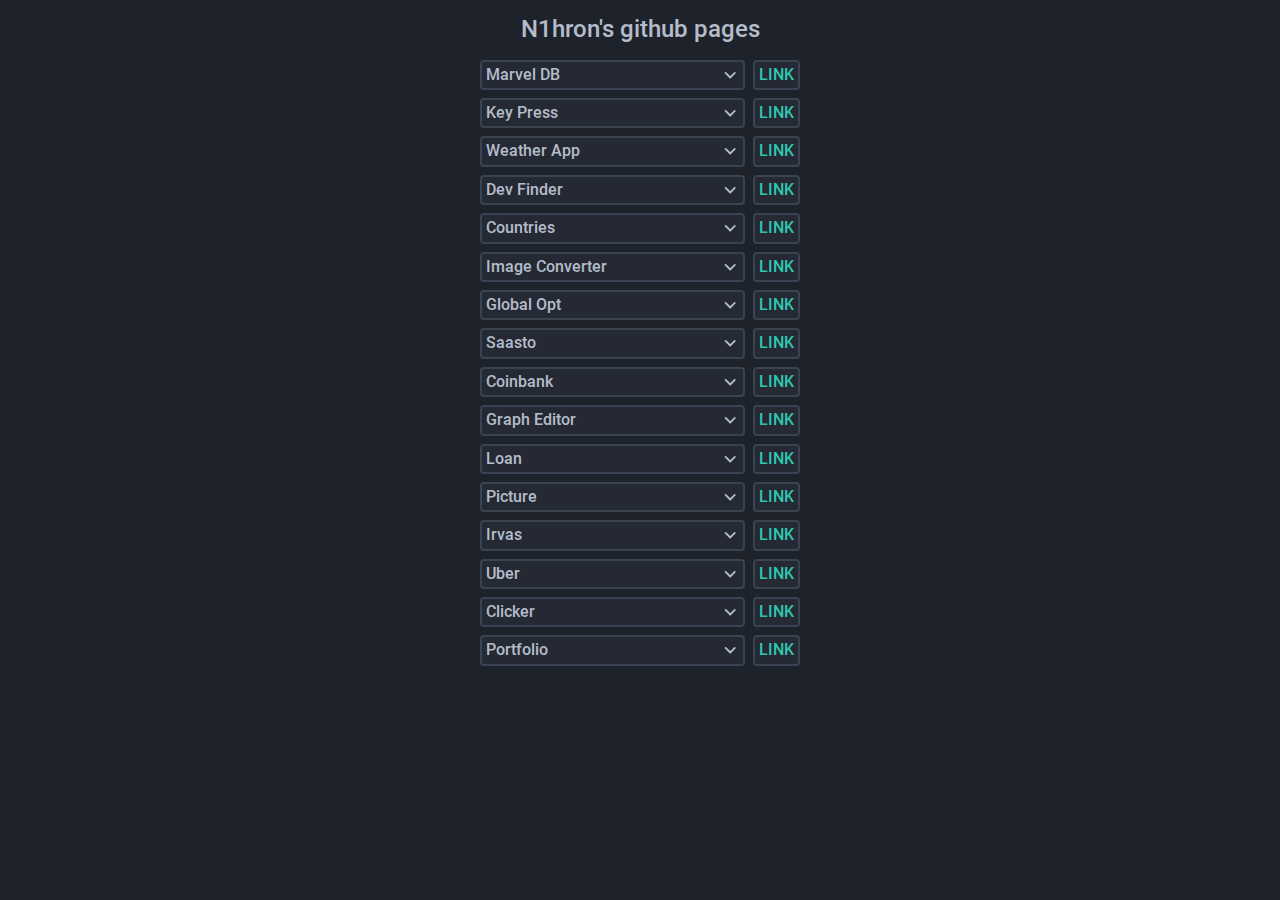
<file: index.html>
<!DOCTYPE html>
<html lang="en">
<head>
    <meta charset="UTF-8">
    <meta name="viewport" content="width=device-width, initial-scale=1.0">
    <title>N1hron's github pages</title>
    <link rel="stylesheet" href="./css/style.css">
</head>
<body>
    <div class="container">
        <header class="header">
            <h1 class="header__heading">N1hron's github pages</h1>
        </header>
        <main></main>
    </div>
    <script src="./js/index.js" type="module"></script>
</body>
</html>
</file>
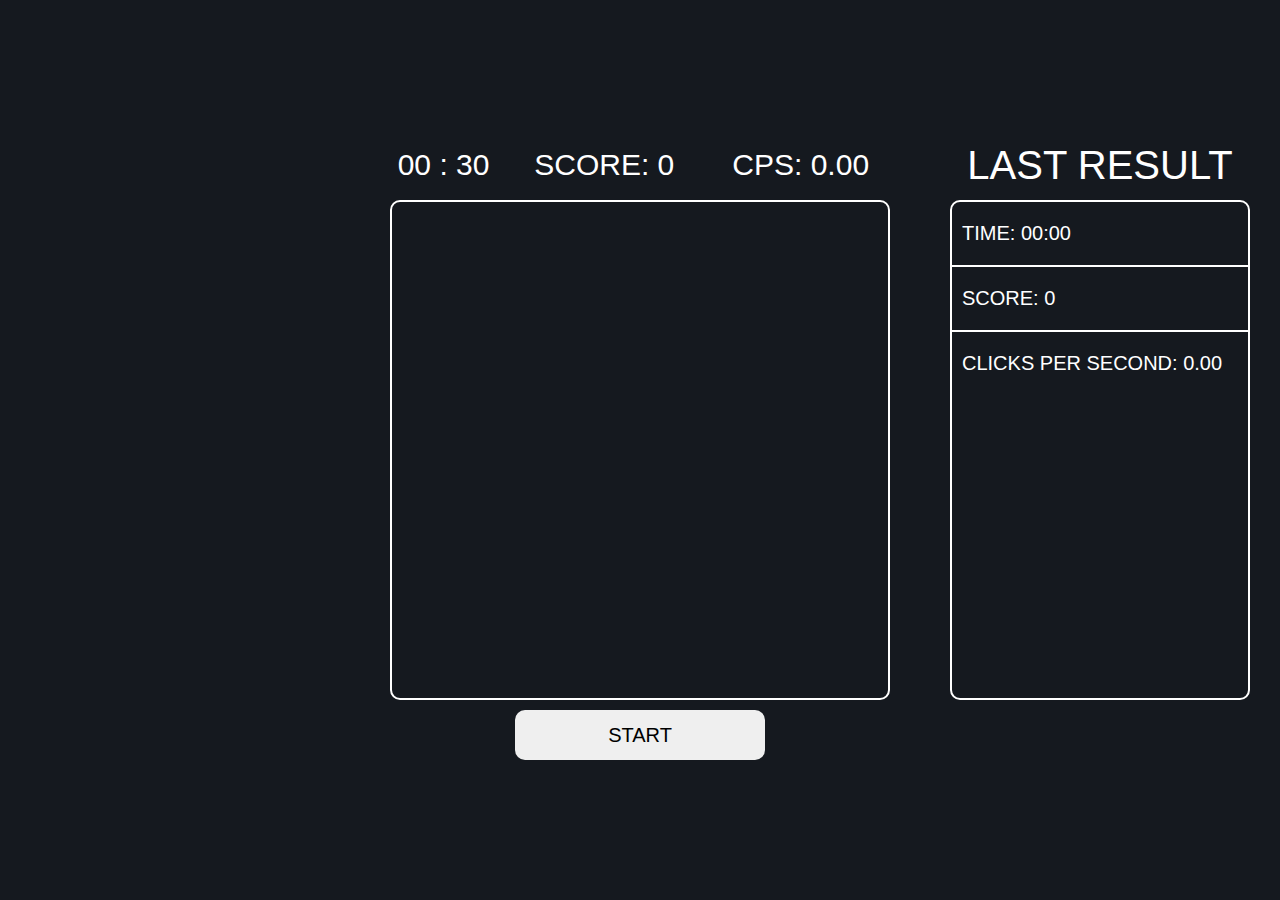
<file: clicker/index.html>
<!doctype html><html lang="en"><head><meta charset="UTF-8"><meta http-equiv="X-UA-Compatible" content="IE=edge"><meta name="viewport" content="width=device-width,initial-scale=1"><title>Clicker</title><link rel="preconnect" href="https://fonts.googleapis.com"><link rel="preconnect" href="https://fonts.gstatic.com" crossorigin><link href="https://fonts.googleapis.com/css2?family=Inter:wght@700&display=swap" rel="stylesheet"><script defer="defer" src="main.js"></script><link href="style.css" rel="stylesheet"></head><body><main><div class="container"><div class="clicker"><div class="clicker__info"><div class="clicker__timer">00 : 00</div><div class="clicker__score">SCORE: 0</div><div class="clicker__cps">CPS: 0.00</div></div><div class="clicker__zone"></div><button class="clicker__btn-start">START</button></div><div class="statistics"><p class="statistics__title">LAST RESULT</p><div class="statistics__info"><div class="statistics__info-block"><p>TIME:&nbsp;</p><p class="statistics__time">00:00</p></div><div class="statistics__info-block"><p>SCORE:&nbsp;</p><p class="statistics__score">0</p></div><div class="statistics__info-block"><p>CLICKS PER SECOND:&nbsp;</p><p class="statistics__cps">0.00</p></div></div></div></div></main></body></html>
</file>
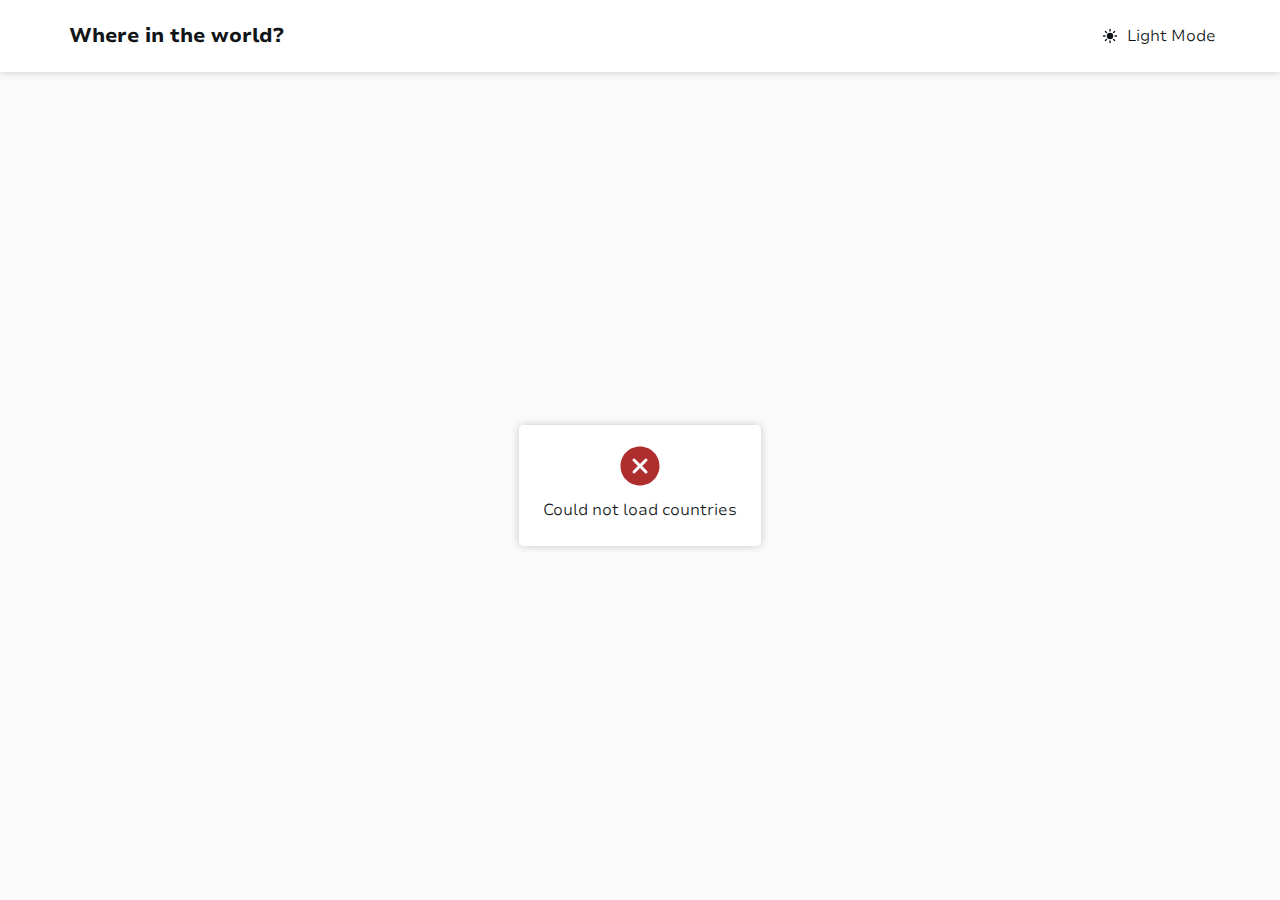
<file: countries/index.html>
<!doctype html>
<html lang="en">
    <head>
        <meta charset="UTF-8" />
        <meta name="viewport" content="width=device-width, initial-scale=1.0" />
        <title>Countries</title>
      <script type="module" crossorigin src="./assets/index-qU6eQejP.js"></script>
      <link rel="stylesheet" crossorigin href="./assets/index-CMF4MMTU.css">
    </head>

    <body data-theme="light">
        <div id="root"></div>
    </body>
</html>
</file>
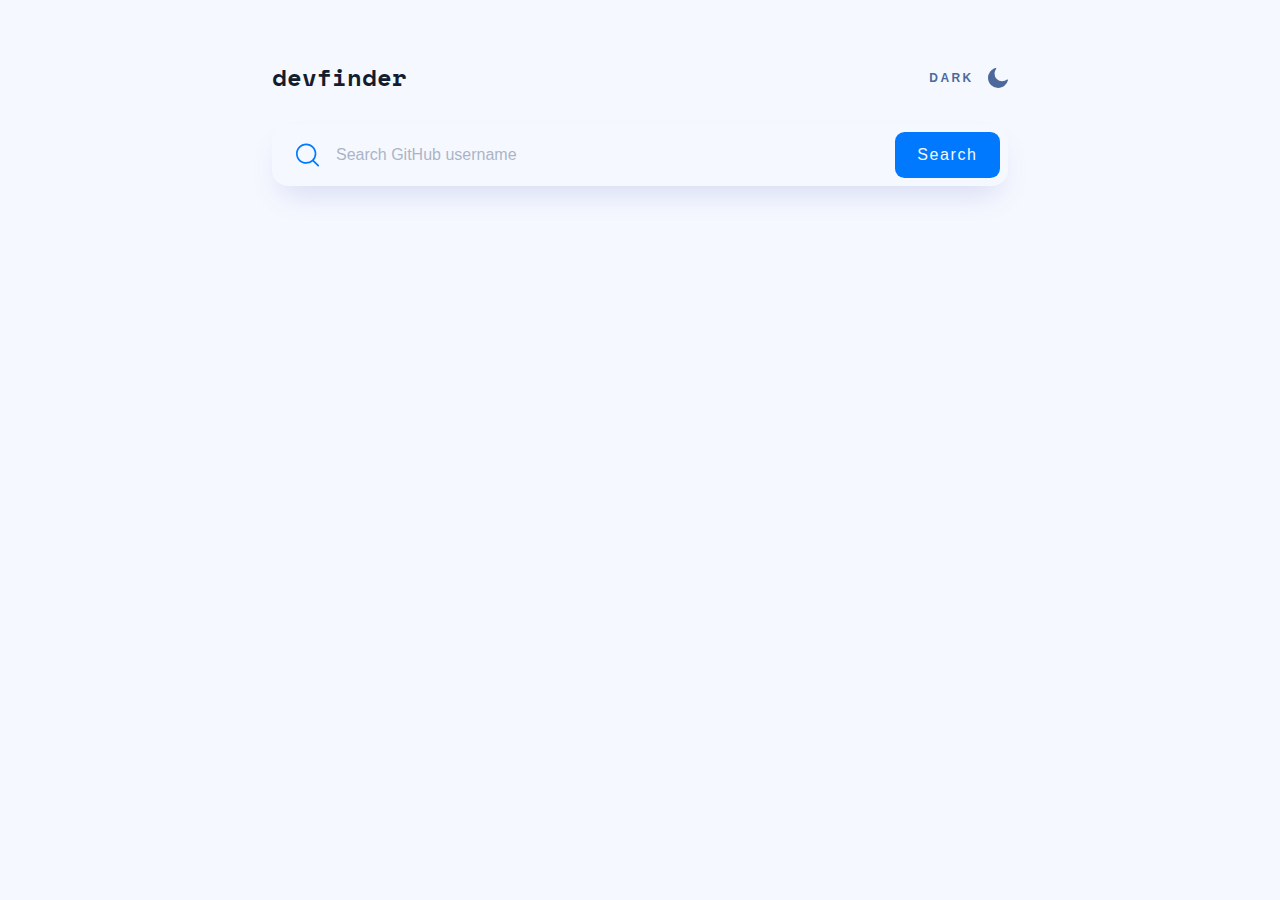
<file: dev-finder/index.html>
<!doctype html><html lang="en"><head><meta charset="utf-8"/><meta name="viewport" content="width=device-width,initial-scale=1"/><meta name="theme-color" content="#000000"/><meta name="description" content="React TypeScript application GitHub Dev Finder"/><link rel="preconnect" href="https://fonts.googleapis.com"><link rel="preconnect" href="https://fonts.gstatic.com" crossorigin><link href="https://fonts.googleapis.com/css2?family=Space+Mono:wght@400;700&display=swap" rel="stylesheet"><link rel="manifest" href="./manifest.json"/><title>devfinder</title><script defer="defer" src="./static/js/main.bef05f18.js"></script><link href="./static/css/main.58afa928.css" rel="stylesheet"></head><body><noscript>You need to enable JavaScript to run this app.</noscript><div id="root"></div></body></html>
</file>
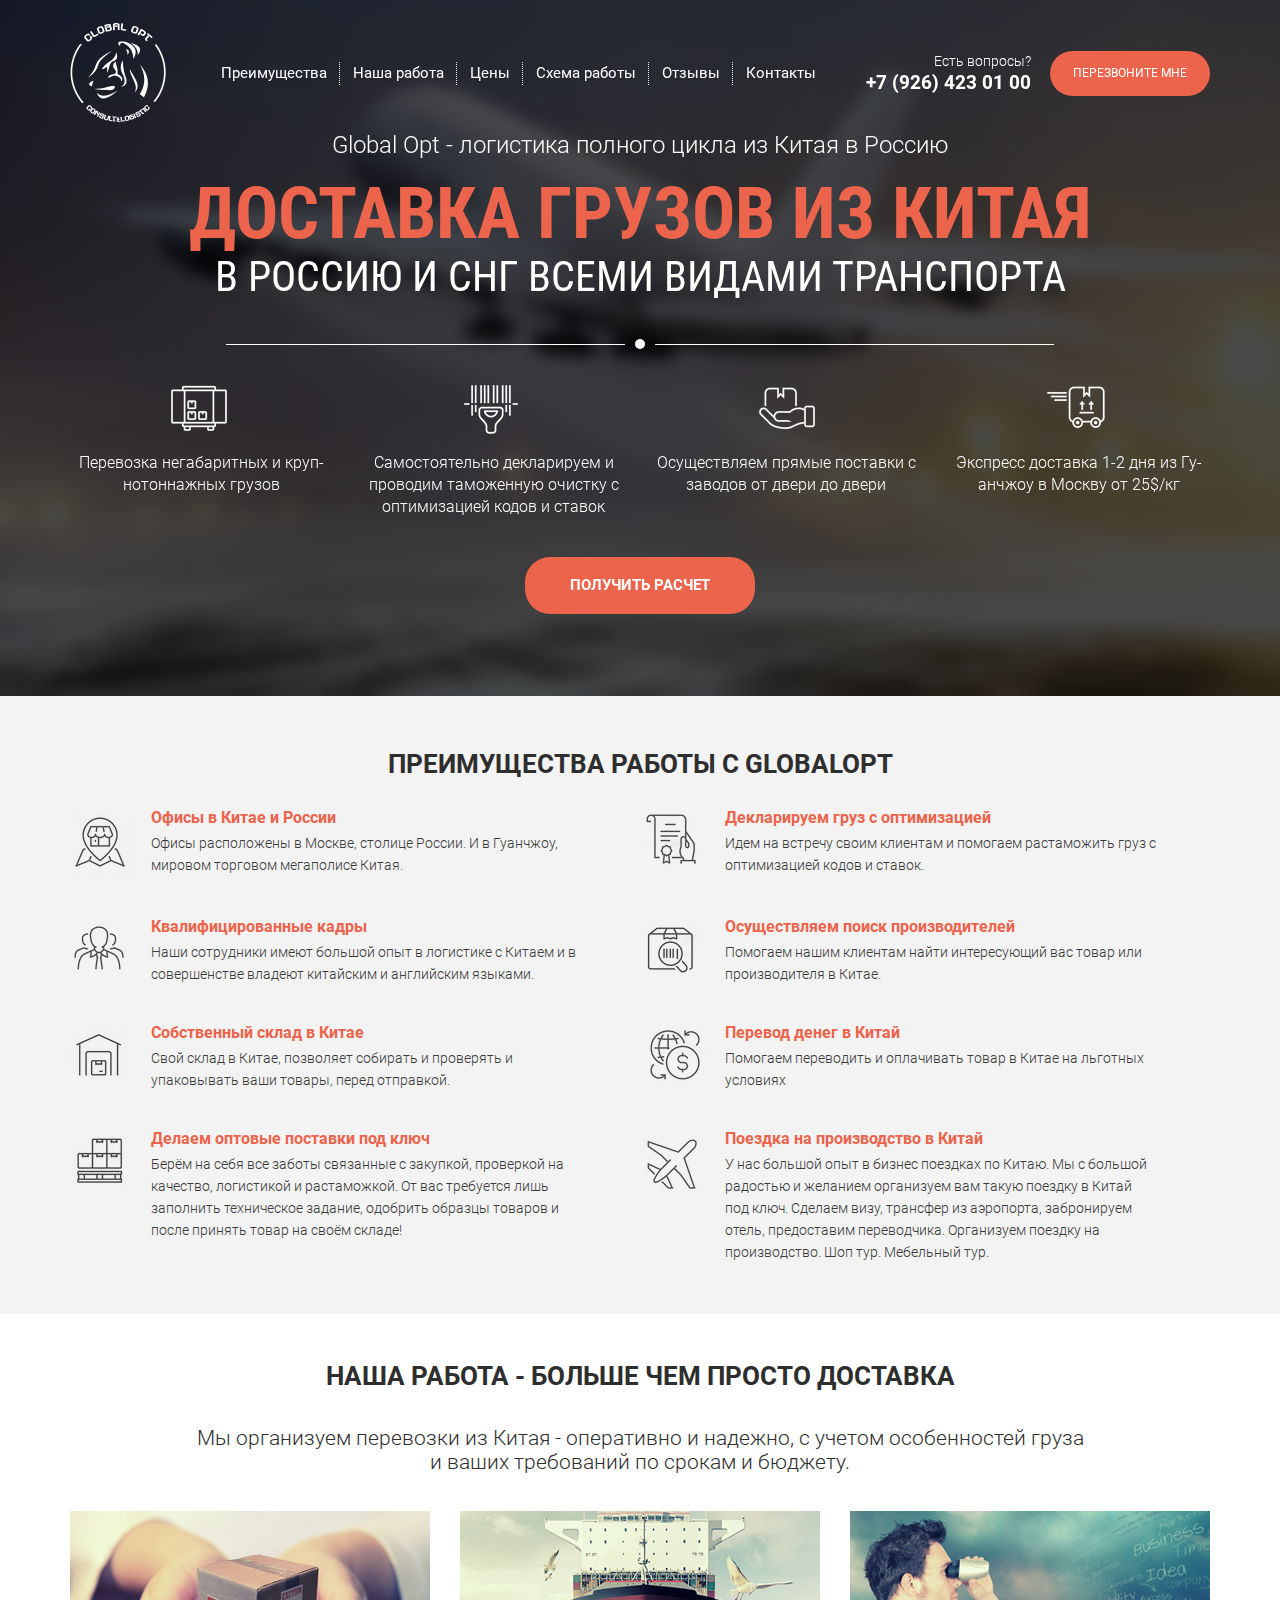
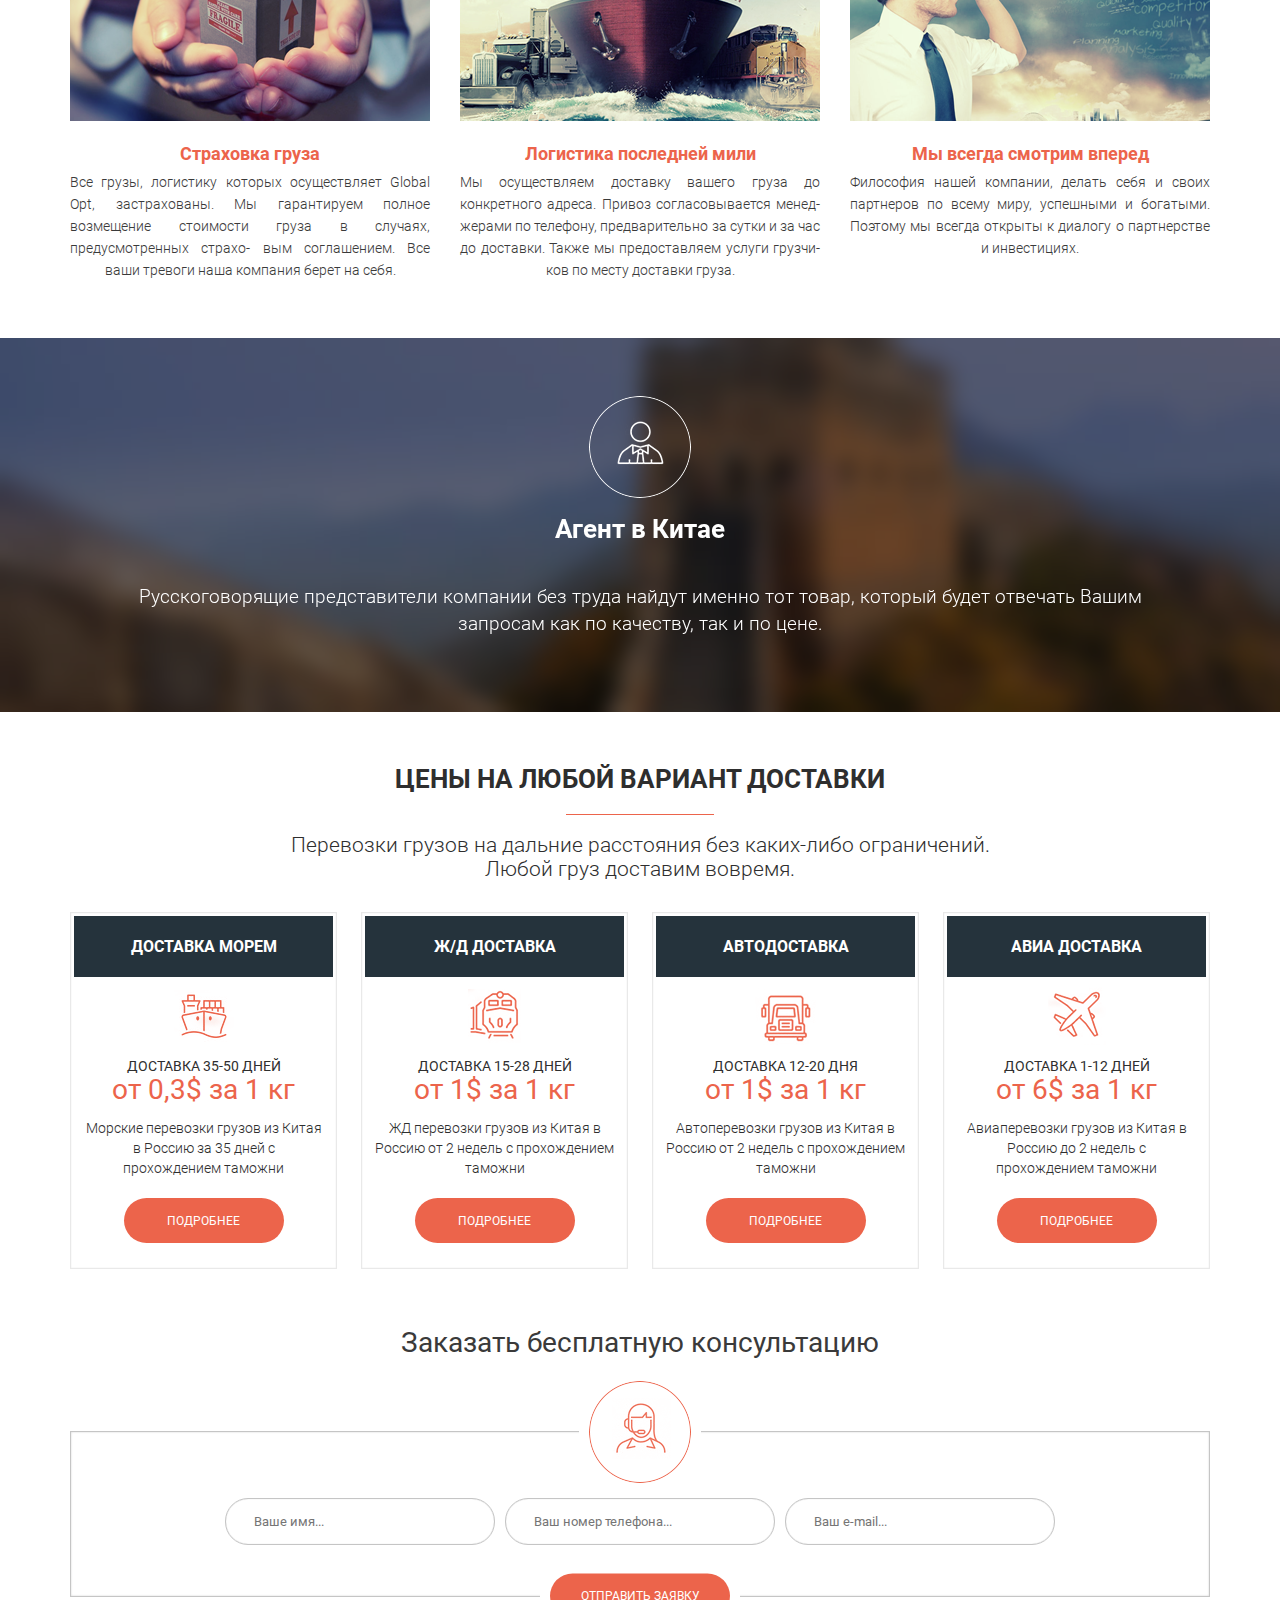
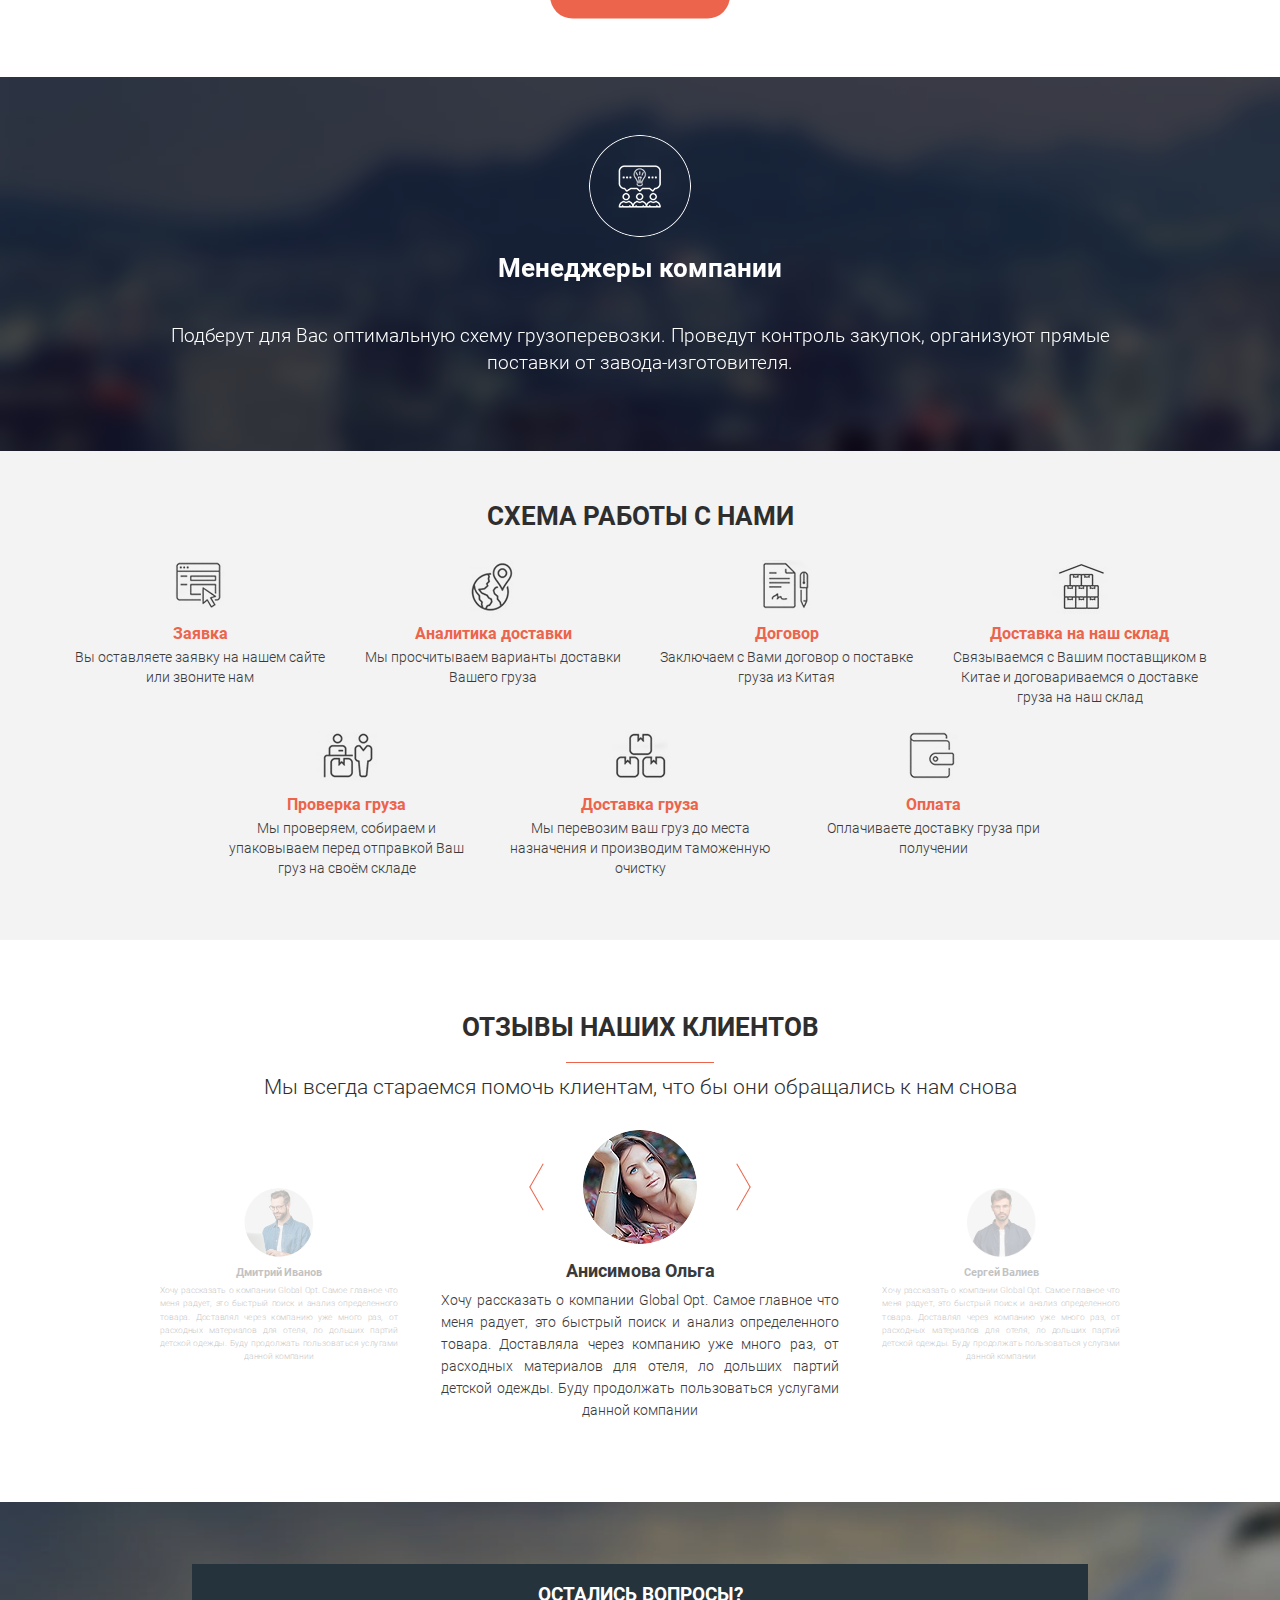
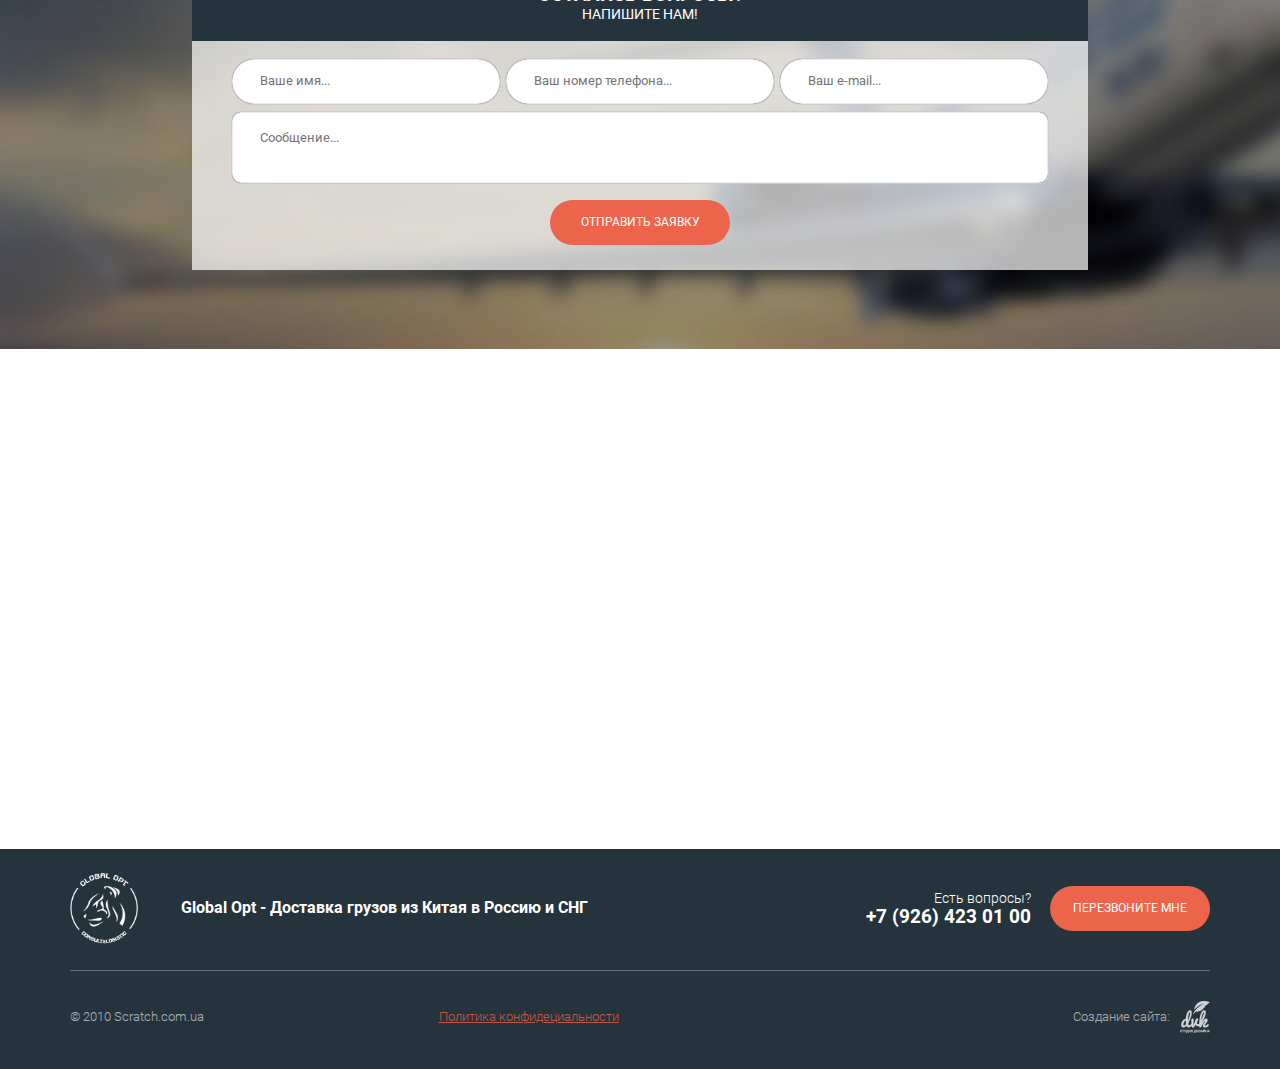
<file: global-opt/index.html>
<!DOCTYPE html>
<html lang="ru">
<head>
    <meta charset="UTF-8">
    <meta http-equiv="X-UA-Compatible" content="IE=edge">
    <meta name="viewport" content="width=device-width, initial-scale=1.0">
    <title>Global Opt - доставка из Китая</title>
    <meta name="title" content="Global Opt - логистика полного цикла из Китая в Россию">
    <meta name="description" content="Доставка грузов из Китая в Россию и СНГ всеми видами транспорта">
    <link rel="stylesheet" href="./css/style.min.css">

    <!-- Favicon -->
    <link rel="apple-touch-icon" sizes="76x76" href="./assets/favicons/apple-touch-icon.png">
    <link rel="icon" type="image/png" sizes="32x32" href="./assets/favicons/favicon-32x32.png">
    <link rel="icon" type="image/png" sizes="16x16" href="./assets/favicons/favicon-16x16.png">
    <link rel="manifest" href="./assets/favicons/site.webmanifest">
    <link rel="mask-icon" href="./assets/favicons/safari-pinned-tab.svg" color="#333333">
    <meta name="msapplication-TileColor" content="#333333">
    <meta name="theme-color" content="#333333">
    
    <!-- Open Graph / Facebook -->
    <meta property="og:type" content="website">
    <meta property="og:url" content="https://globalopt.ru/">
    <meta property="og:title" content="Global Opt - логистика полного цикла из Китая в Россию">
    <meta property="og:description" content="Доставка грузов из Китая в Россию и СНГ всеми видами транспорта">
    <meta property="og:image" content="https://globalopt.ru/assets/OG_bg.png">

    <!-- Twitter -->
    <meta property="twitter:card" content="summary_large_image">
    <meta property="twitter:url" content="https://globalopt.ru/">
    <meta property="twitter:title" content="Global Opt - логистика полного цикла из Китая в Россию">
    <meta property="twitter:description" content="Доставка грузов из Китая в Россию и СНГ всеми видами транспорта">
    <meta property="twitter:image" content="https://globalopt.ru/assets/OG_bg.png">
    
</head>
<body>
    <main>
        <section class="promo">
            <div class="container">
                <header class="promo__header">
                    <img src="./assets/img/logo.png" alt="Global Opt" class="promo__logo">
                    <nav class="promo__navigation">
                        <ul>
                            <li class="promo__navigation-item"><a href="#benefits">Преимущества</a></li>
                            <li class="promo__navigation-item"><a href="#our-work">Наша работа</a></li>
                            <li class="promo__navigation-item"><a href="#prices">Цены</a></li>
                            <li class="promo__navigation-item"><a href="#scheme">Схема работы</a></li>
                            <li class="promo__navigation-item"><a href="#reviews">Отзывы</a></li>
                            <li class="promo__navigation-item"><a href="#contacts">Контакты</a></li>
                        </ul>
                    </nav>
                    <div class="promo__contact">
                        <div class="promo__phone">
                            Есть вопросы?
                            <a href="tel:+79264230100">+7 (926) 423 01 00</a>
                        </div>
                        <a href="tel:+79264230100" class="button">Перезвоните мне</a>
                    </div>
                </header>
                <div class="promo__main">
                    <div class="promo__title">
                        <p>Global Opt - логистика полного цикла из Китая в Россию</p>
                        <h1>Доставка грузов из Китая</h1>
                        <p>В Россию и СНГ всеми видами транспорта</p>
                    </div>
                    <div class="separator"><div class="line"></div><div class="circle"></div><div class="line"></div></div>
                    <ul class="promo__items">
                        <li class="promo__item">
                            <div>
                                <img src="./assets/img/luggage.png" alt="luggage">
                            </div>
                            <p>Перевозка негабаритных и крупнотоннажных грузов</p>
                        </li>
                        <li class="promo__item">
                            <div>
                                <img src="./assets/img/barcode.png" alt="barcode">
                            </div>
                            <p>Самостоятельно декларируем и проводим таможенную очистку с оптимизацией кодов и ставок</p>
                        </li>
                        <li class="promo__item">
                            <div>
                                <img src="./assets/img/delivery.png" alt="delivery">
                            </div>
                            <p>Осуществляем прямые поставки с заводов от двери до двери</p>
                        </li>
                        <li class="promo__item">
                            <div>
                                <img src="./assets/img/express.png" alt="express">
                            </div>
                            <p>Экспресс доставка 1-2 дня из Гуанчжоу в Москву от 25$/кг</p>
                        </li>
                    </ul>
                    <button class="button button_big">Получить расчет</button>
                </div>
            </div>
            <div class="blur"></div>
        </section>
        <section id="benefits" class="benefits">
            <div class="container">
                <h2>Преимущества работы с GlobalOpt</h2>
                <ul class="benefits__items">
                    <li class="benefits__item">
                        <img src="./assets/img/office.png" alt="office">
                        <div class="benefits__item-text">
                            <h3>Офисы в Китае и России</h3>
                            <p>Офисы расположены в Москве, столице России.  И в Гуанчжоу, мировом торговом мегаполисе Китая.</p>
                        </div>
                    </li>
                    <li class="benefits__item">
                        <img src="./assets/img/certificate.png" alt="certificate">
                        <div class="benefits__item-text">
                            <h3>Декларируем груз с оптимизацией</h3>
                            <p>Идем на встречу своим клиентам и помогаем растаможить груз с оптимизацией кодов и ставок.</p>
                        </div>
                    </li>
                    <li class="benefits__item">
                        <img src="./assets/img/personnel.png" alt="personnel">
                        <div class="benefits__item-text">
                            <h3>Квалифицированные кадры</h3>
                            <p>Наши сотрудники имеют большой опыт в логистике с Китаем и в совершенстве владеют китайским и английским языками.</p>
                        </div>
                    </li>
                    <li class="benefits__item">
                        <img src="./assets/img/box.png" alt="box">
                        <div class="benefits__item-text">
                            <h3>Осуществляем поиск производителей</h3>
                            <p>Помогаем нашим клиентам найти интересующий вас товар или производителя в Китае.</p>
                        </div>
                    </li>
                    <li class="benefits__item">
                        <img src="./assets/img/storage.png" alt="storage">
                        <div class="benefits__item-text">
                            <h3>Собственный склад в Китае</h3>
                            <p>Свой склад в Китае, позволяет собирать и проверять и упаковывать  ваши товары, перед отправкой.</p>
                        </div>
                    </li>
                    <li class="benefits__item">
                        <img src="./assets/img/transaction.png" alt="transaction">
                        <div class="benefits__item-text">
                            <h3>Перевод денег в Китай</h3>
                            <p>Помогаем переводить и оплачивать товар в Китае на льготных условиях</p>
                        </div>
                    </li>
                    <li class="benefits__item">
                        <img src="./assets/img/boxes.png" alt="boxes">
                        <div class="benefits__item-text">
                            <h3>Делаем оптовые поставки под ключ</h3>
                            <p>Берём на себя все заботы связанные с  закупкой, проверкой на качество, логистикой и растаможкой. От вас требуется лишь заполнить техническое задание, одобрить  образцы товаров и после принять товар на своём складе!</p>
                        </div>
                    </li>
                    <li class="benefits__item">
                        <img src="./assets/img/plane.png" alt="plane">
                        <div class="benefits__item-text">
                            <h3>Поездка на производство в Китай</h3>
                            <p>У нас большой опыт в бизнес поездках по Китаю. Мы с большой радостью и желанием организуем вам такую поездку в Китай под ключ. Сделаем визу, трансфер из аэропорта, забронируем отель, предоставим переводчика. Организуем поездку на производство. Шоп тур. Мебельный тур.</p>
                        </div>
                    </li>
                </ul>
            </div>
        </section>
        <section id="our-work" class="work">
            <div class="container">
                <h2>Наша работа - больше чем просто доставка</h2>
                <p class="work__subheader">Мы организуем перевозки из Китая - оперативно и надежно, с учетом особенностей груза и ваших требований по срокам и бюджету.</p>
                <div class="work__items">
                    <div class="work__item">
                        <img src="./assets/img/box_in_hands.png" alt="box in hands">
                        <div class="work__item-text">
                            <h3>Страховка груза</h3>
                            <p>Все грузы, логистику которых осуществляет Global Opt, застрахованы. Мы гарантируем полное возмещение стоимости груза в случаях, предусмотренных страхо- вым соглашением. Все ваши тревоги наша компания берет на себя.</p>
                        </div>
                    </div>
                    <div class="work__item">
                        <img src="./assets/img/ship.png" alt="ship">
                        <div class="work__item-text">
                            <h3>Логистика последней мили</h3>
                            <p>Мы осуществляем доставку вашего груза до конкретного адреса. Привоз согласовывается менед- жерами по телефону, предварительно за сутки и за час до доставки. Также мы предоставляем услуги грузчи- ков по месту доставки груза.</p>
                        </div>
                    </div>
                    <div class="work__item">
                        <img src="./assets/img/man_look.png" alt="man looking">
                        <div class="work__item-text">
                            <h3>Мы всегда смотрим вперед</h3>
                            <p>Философия нашей компании, делать себя и своих партнеров по всему миру, успешными и богатыми. Поэтому мы всегда открыты к диалогу о партнерстве и инвестициях.</p>
                        </div>
                    </div>
                </div>
            </div>
        </section>
        <section class="info info_agent">
            <div class="container">
                <img src="./assets/img/agent_img.png" alt="agent">
                <h2>Агент в Китае</h2>
                <p>Русскоговорящие представители компании без труда найдут именно тот товар, который будет отвечать Вашим <br> запросам как по качеству, так и по цене.</p>
            </div>
            <div class="blur"></div>
        </section>
        <section id="prices" class="delivery">
            <div class="container">
                <h2 class="line-after">Цены на любой вариант доставки</h2>
                <p class="delivery__subheader">Перевозки грузов на дальние расстояния без каких-либо ограничений.<br>Любой груз доставим вовремя.</p>
                <ul class="delivery__items">
                    <li class="delivery__item">
                        <h3>Доставка морем</h3>
                        <div class="delivery__img-container">
                            <img src="./assets/img/delivery_ship.png" alt="ship">
                        </div>
                        <p>Доставка 35-50 дней</p>
                        <p>
                            <span>от 0,3$ за 1 кг</span>
                        </p>
                        <p class="delivery__descr">Морские перевозки грузов из Китая в Россию за 35 дней с прохождением таможни</p>
                        <button class="button button_small">Подробнее</button>
                    </li>
                    <li class="delivery__item">
                        <h3>Ж/Д доставка</h3>
                        <div class="delivery__img-container">
                            <img src="./assets/img/delivery_train.png" alt="train">
                        </div>
                        <p>Доставка 15-28 дней</p>
                        <p>
                            <span>от 1$ за 1 кг</span>
                        </p>
                        <p class="delivery__descr">ЖД перевозки грузов из Китая в Россию от 2 недель с прохождением таможни</p>
                        <button class="button button_small">Подробнее</button>
                    </li>
                    <li class="delivery__item">
                        <h3>Автодоставка</h3>
                        <div class="delivery__img-container">
                            <img src="./assets/img/delivery_car.png" alt="car">
                        </div>
                        <p>Доставка 12-20 дня</p>
                        <p>
                            <span>от 1$ за 1 кг</span>
                        </p>
                        <p class="delivery__descr">Автоперевозки грузов из Китая в Россию от 2 недель с прохождением таможни</p>
                        <button class="button button_small">Подробнее</button>
                    </li>
                    <li class="delivery__item">
                        <h3>Авиа доставка</h3>
                        <div class="delivery__img-container">
                            <img src="./assets/img/delivery_plane.png" alt="plane">
                        </div>
                        <p>Доставка 1-12 дней</p>
                        <p>
                            <span>от 6$ за 1 кг</span>
                        </p>
                        <p class="delivery__descr">Авиаперевозки грузов из Китая в Россию до 2 недель с прохождением таможни</p>
                        <button class="button button_small">Подробнее</button>
                    </li>
                </ul>
            </div>
        </section>
        <section class="consult-form">
            <div class="container">
                <h2>Заказать бесплатную консультацию</h2>
                <form>
                    <img src="./assets/img/consult.png" alt="consultant">
                    <div class="consult-form__inputs">
                        <input name="name" type="text" placeholder="Ваше имя..." required>
                        <input name="phone" type="tel" placeholder="Ваш номер телефона..." required>
                        <input name="email" type="email" placeholder="Ваш e-mail..." required>
                    </div>
                    <div class="btn-bg">
                        <button class="button button_for-form">Отправить заявку</button>
                    </div>
                </form>
            </div>
        </section>
        <section class="info info_manager">
            <div class="container">
                <img src="./assets/img/manager.png" alt="manager">
                <h2>Менеджеры компании</h2>
                <p>Подберут для Вас оптимальную схему грузоперевозки. Проведут контроль закупок, организуют прямые <br> поставки от завода-изготовителя.</p>
            </div>
            <div class="blur"></div>
        </section>
        <section id="scheme" class="scheme">
            <div class="container">
                <h2>Схема работы с нами</h2>
                <ul class="scheme__items">
                    <li class="scheme__item">
                        <div class="scheme__item-img">
                            <img src="./assets/img/form.png" alt="form">
                        </div>
                        <h3>Заявка</h3>
                        <p>Вы оставляете заявку на нашем сайте или звоните нам</p>
                    </li>
                    <li class="scheme__item">
                        <div class="scheme__item-img">
                            <img src="./assets/img/globe.png" alt="globe">
                        </div>
                        <h3>Аналитика доставки</h3>
                        <p>Мы просчитываем варианты доставки Вашего груза</p>
                    </li>
                    <li class="scheme__item">
                        <div class="scheme__item-img">
                            <img src="./assets/img/contract.png" alt="contract">
                        </div>
                        <h3>Договор</h3>
                        <p>Заключаем с Вами договор о поставке груза из Китая</p>
                    </li>
                    <li class="scheme__item">
                        <div class="scheme__item-img">
                            <img src="./assets/img/storage_boxes.png" alt="storage">
                        </div>
                        <h3>Доставка на наш склад</h3>
                        <p>Связываемся с Вашим поставщиком в Китае и договариваемся о доставке груза на наш склад</p>
                    </li>
                    <li class="scheme__item">
                        <div class="scheme__item-img">
                            <img src="./assets/img/check.png" alt="check">
                        </div>
                        <h3>Проверка груза</h3>
                        <p>Мы проверяем, собираем и упаковываем перед отправкой Ваш груз на своём складе</p>
                    </li>
                    <li class="scheme__item">
                        <div class="scheme__item-img">
                            <img src="./assets/img/boxes_delivery.png" alt="boxes">
                        </div>
                        <h3>Доставка груза</h3>
                        <p>Мы перевозим ваш груз до места назначения и производим таможенную очистку</p>
                    </li>
                    <li class="scheme__item">
                        <div class="scheme__item-img">
                            <img src="./assets/img/payment.png" alt="wallet">
                        </div>
                        <h3>Оплата</h3>
                        <p>Оплачиваете доставку груза при получении</p>
                    </li>
                </ul>
            </div>
        </section>
        <section id="reviews" class="reviews">
            <h2 class="line-after">Отзывы наших клиентов</h2>
            <p class="reviews__subheader">Мы всегда стараемся помочь клиентам, что бы они обращались к нам снова</p>
            <div class="reviews__slider">
                <div class="left"><div></div></div>
                <div class="right"><div></div></div>
                <ul class="reviews__slides">
                    <li class="reviews__slide">
                        <img src="./assets/img/review_img_1.png" alt="">
                        <h3>Дмитрий Иванов</h3>
                        <p>Хочу рассказать о компании Global Opt. Самое главное что меня радует, это быстрый поиск и анализ определенного товара. Доставлял через компанию уже много раз, от расходных материалов для отеля, ло дольших партий детской одежды. Буду продолжать пользоваться услугами данной компании</p>
                    </li>
                    <li class="reviews__slide active">
                        <img src="./assets/img/review_img_2.png" alt="">
                        <h3>Анисимова Ольга</h3>
                        <p>Хочу рассказать о компании Global Opt. Самое главное что меня радует, это быстрый поиск и анализ определенного товара. Доставляла через компанию уже много раз, от расходных материалов для отеля, ло дольших партий детской одежды. Буду продолжать пользоваться услугами данной компании</p>
                    </li>
                    <li class="reviews__slide">
                        <img src="./assets/img/review_img_3.png" alt="">
                        <h3>Сергей Валиев</h3>
                        <p>Хочу рассказать о компании Global Opt. Самое главное что меня радует, это быстрый поиск и анализ определенного товара. Доставлял через компанию уже много раз, от расходных материалов для отеля, ло дольших партий детской одежды. Буду продолжать пользоваться услугами данной компании</p>
                    </li>
                </ul>
            </div>
        </section>
        <section id="contacts" class="question-form">
            <form>
                <div class="question-form__header">
                    <h2>Остались вопросы?</h2>
                    <p>Напишите нам!</p>
                </div>
                <div class="question-form__inputs">
                    <input name="name" type="text" placeholder="Ваше имя..." required>
                    <input name="phone" type="tel" placeholder="Ваш номер телефона..." required>
                    <input name="email" type="email" placeholder="Ваш e-mail..." required>
                    <textarea name="message" placeholder="Сообщение..."></textarea>
                </div>
                <button class="button button_for-form">Отправить заявку</button>
            </form>
        </section>
        <div class="google-map">
            <iframe src="https://www.google.com/maps/embed?pb=!1m18!1m12!1m3!1d2245.607936237027!2d37.62529753637392!3d55.74794081884779!2m3!1f0!2f0!3f0!3m2!1i1024!2i768!4f13.1!3m3!1m2!1s0x46b54af8f4b2bb81%3A0x1667827ac72a29c7!2sGlobal%20Opt!5e0!3m2!1sru!2sru!4v1683566461974!5m2!1sru!2sru" width="600" height="500" style="border: none; width: 100%" allowfullscreen="" loading="lazy" referrerpolicy="no-referrer-when-downgrade"></iframe>
        </div>
        <footer class="footer">
            <div class="container">
                <div class="footer__main">
                    <img src="./assets/img/logo.png" alt="GlobalOpt">
                    <p>Global Opt - Доставка грузов из Китая в Россию и СНГ</p>
                    <div class="footer__contact">
                        <div class="footer__contact-text">
                            <p>Есть вопросы?</p>
                            <a href="tel:+79264230100">+7 (926) 423 01 00</a>
                        </div>
                        <a href="tel:+79264230100" class="button">Перезвоните мне</a>
                    </div>
                </div>
                <div class="footer__secondary">
                    <p>&copy; 2010 Scratch.com.ua</p>
                    <a href="#">Политика конфидециальности</a>
                    <div class="footer__creator">
                        <p>Создание сайта:</p>
                        <img src="./assets/img/creator_logo.png" alt="duh">
                    </div>
                </div>
            </div>
        </footer>
    </main>
    <script type="module" src="./index.js"></script>
</body>
</html>
</file>
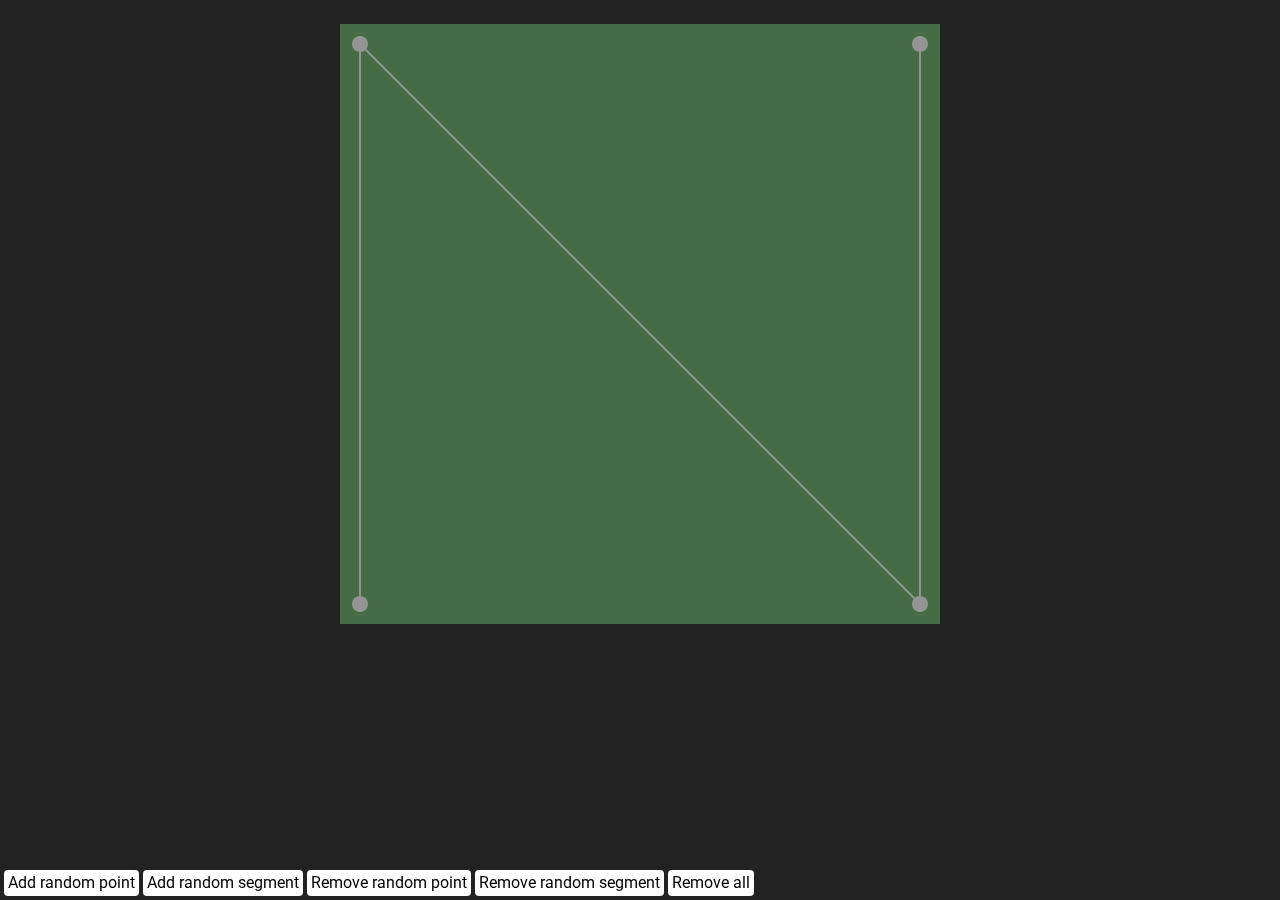
<file: graph-editor/index.html>
<!DOCTYPE html>
<html lang="en">
<head>
    <meta charset="UTF-8">
    <meta http-equiv="X-UA-Compatible" content="IE=edge">
    <meta name="viewport" content="width=device-width, initial-scale=1.0">
    <title>Graph Editor</title>
    <link rel="preconnect" href="https://fonts.googleapis.com">
    <link rel="preconnect" href="https://fonts.gstatic.com" crossorigin>
    <link href="https://fonts.googleapis.com/css2?family=Roboto:wght@400&display=swap" rel="stylesheet">
    <link rel="stylesheet" href="./css/normalize.css">
    <link rel="stylesheet" href="./css/style.css">
</head>
<body>
    <canvas id="canvas"></canvas>
    <div id="controls">
        <button data-action="add-rnd-point" class="button">Add random point</button>
        <button data-action="add-rnd-segment" class="button">Add random segment</button>
        <button data-action="remove-rnd-point" class="button">Remove random point</button>
        <button data-action="remove-rnd-segment" class="button">Remove random segment</button>
        <button data-action="remove-all" class="button">Remove all</button>
    </div>
    <script src="./js/index.js" type="module"></script>
</body>
</html>
</file>
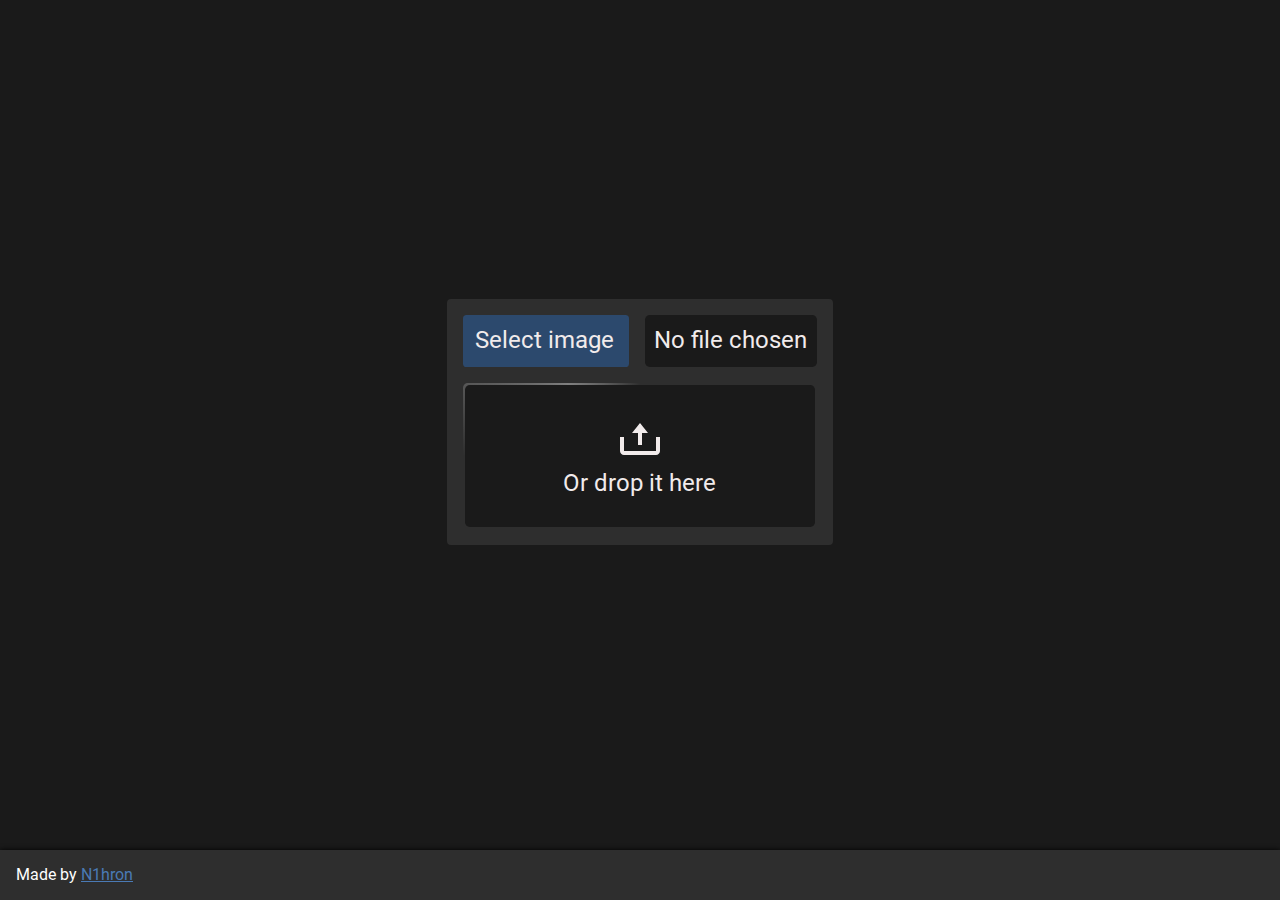
<file: image-converter/index.html>
<!doctype html>
<html lang="en">
  <head>
    <meta charset="UTF-8" />
    <meta name="viewport" content="width=device-width, initial-scale=1.0" />
    <title>Image Converter</title>
    <script type="module" crossorigin src="./assets/index-bWMdtZyx.js"></script>
    <link rel="stylesheet" crossorigin href="./assets/index-kpsBV6nP.css">
  </head>
  <body>
    <div id="root"></div>
  </body>
</html>
</file>
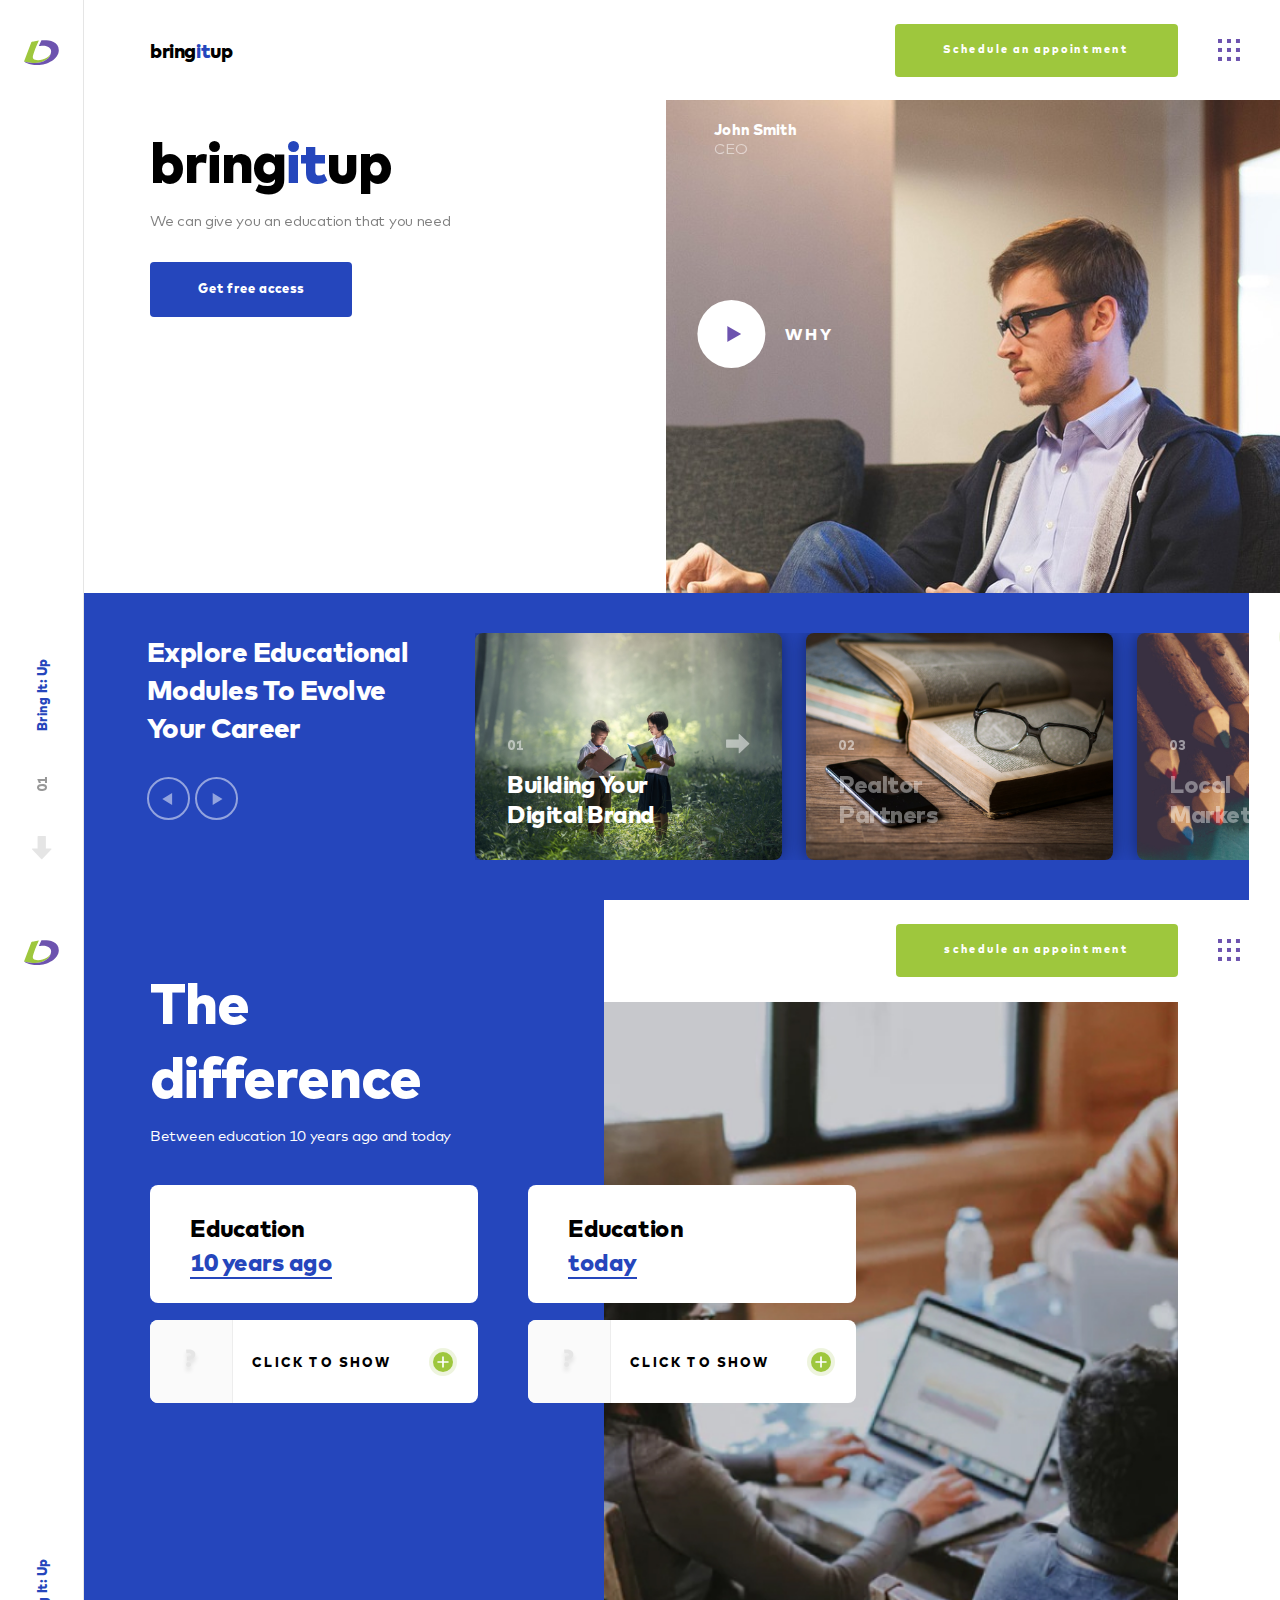
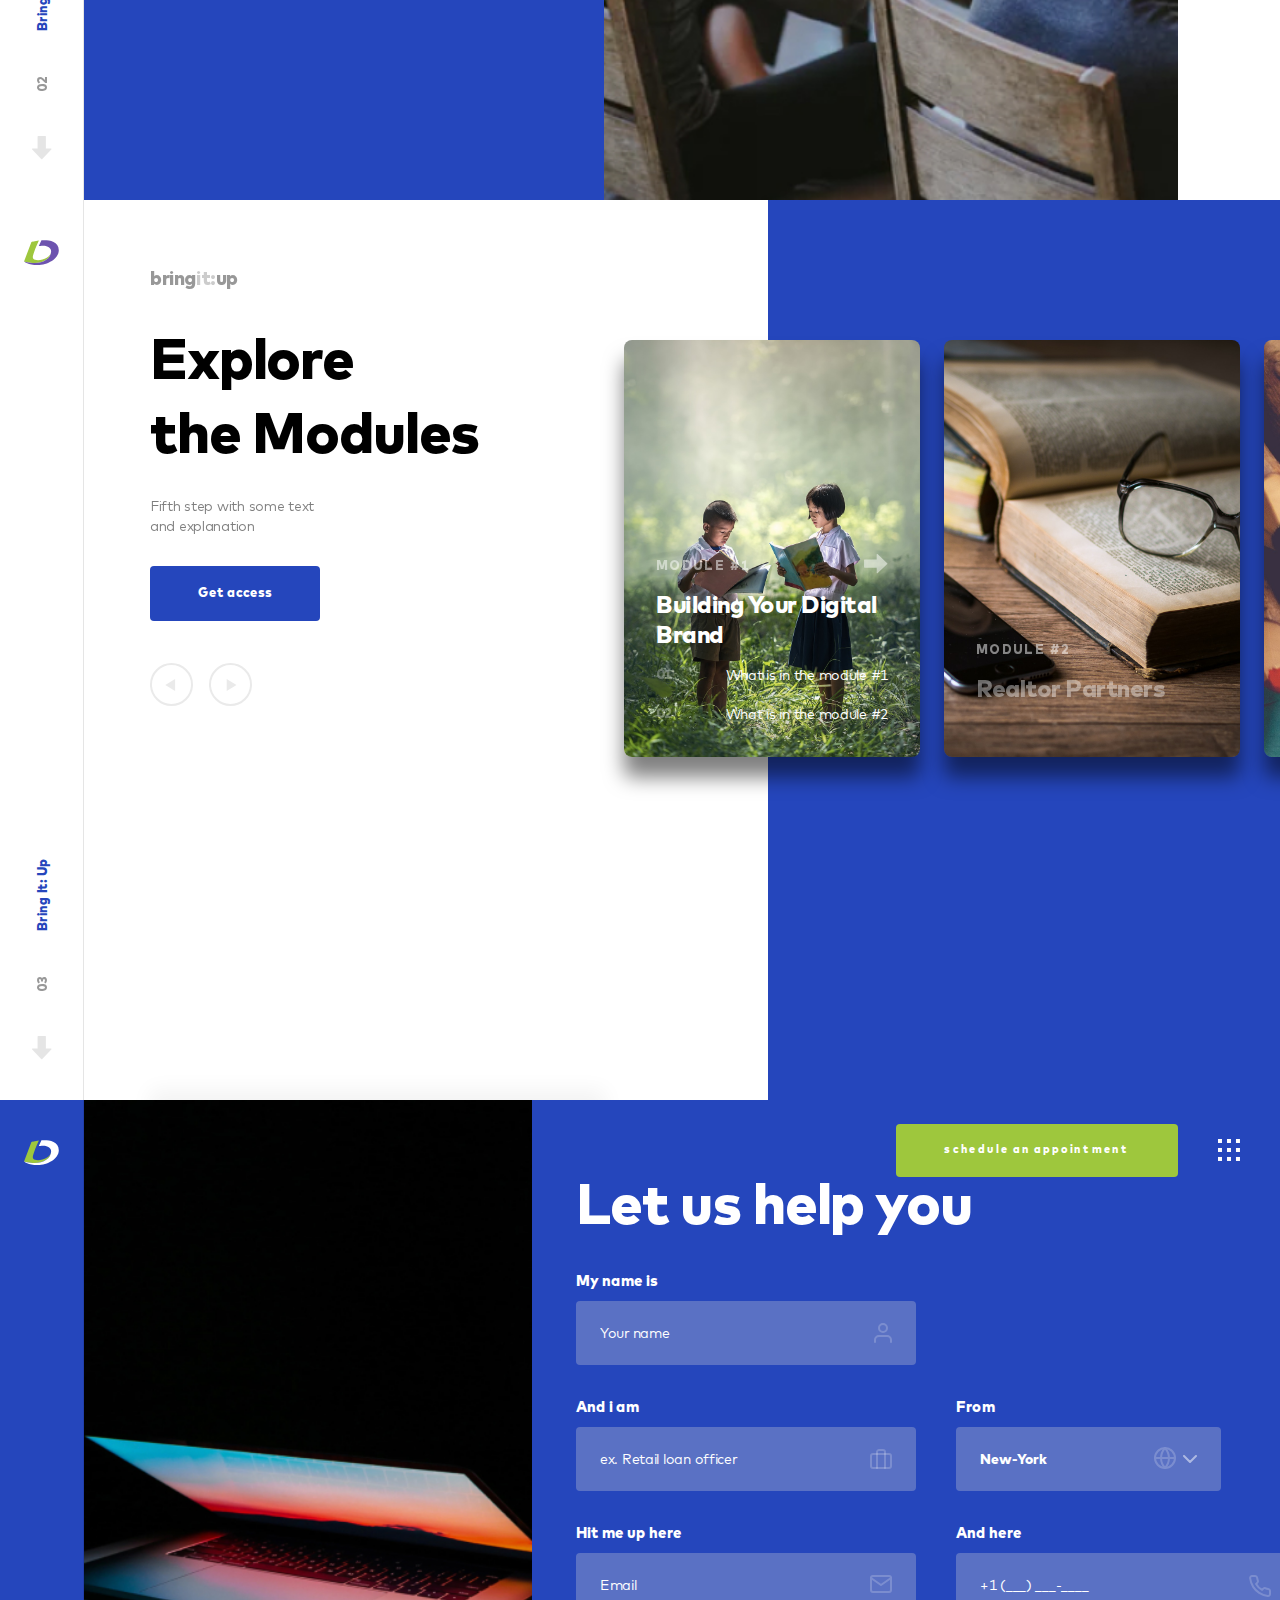
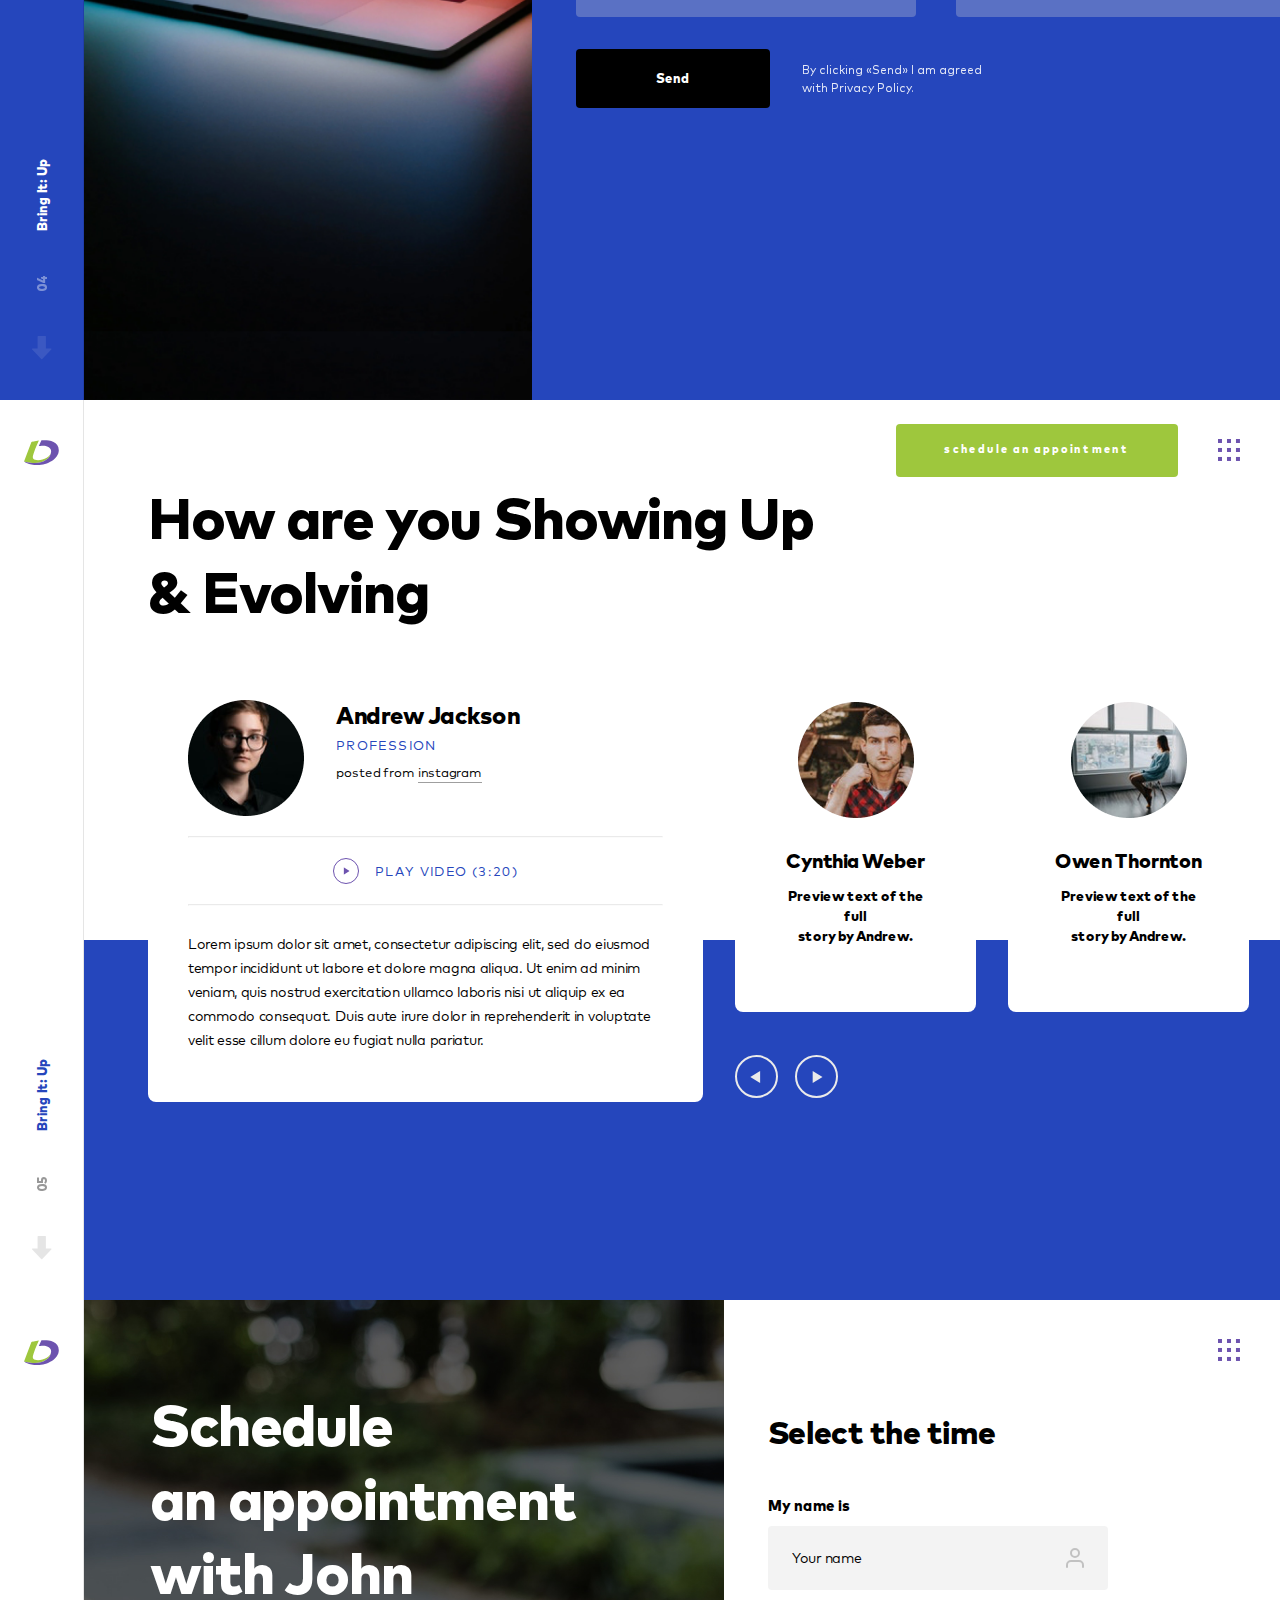
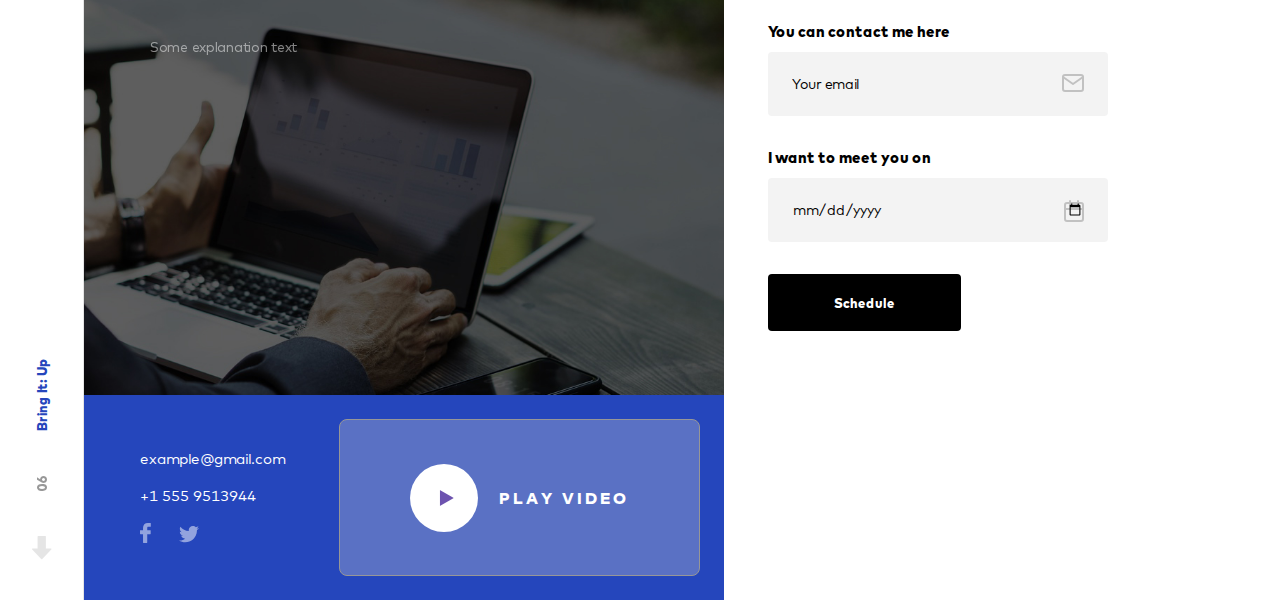
<file: loan/index.html>
<!DOCTYPE html>
<html lang="en">
<head>
    <meta charset="UTF-8">
    <meta name="viewport" content="width=device-width, initial-scale=1.0">
    <meta http-equiv="X-UA-Compatible" content="ie=edge">
    <title>Loan</title>
    <link rel="stylesheet" href="assets/css/font.css">
    <link rel="stylesheet" href="assets/css/animate.css">
    <link rel="stylesheet" href="assets/css/style.css">
</head>
<body>
    <div class="page">
        <div class="showup">
            <div class="menu">
                <div class="evolve">bring<span>it</span>up</div>
                <div class="menu__block">
                    <button class="btn menu__block-schedule">
                        Schedule an appointment
                    </button>
                    <svg  viewBox="0 0 22 22" fill="none" xmlns="http://www.w3.org/2000/svg">
                        <rect x="8.98242" y="8.98242" width="4" height="4" fill="#6D53AF"/>
                        <rect width="3.98828" height="3.98828" fill="#6D53AF"/>
                        <rect x="8.98242" y="17.9648" width="4" height="4" fill="#6D53AF"/>
                        <rect y="8.98242" width="3.98828" height="3.98828" fill="#6D53AF"/>
                        <rect y="17.9648" width="4" height="4" fill="#6D53AF"/>
                        <rect x="17.9648" width="3.98828" height="3.98828" fill="#6D53AF"/>
                        <rect x="8.98242" width="3.98828" height="3.98828" fill="#6D53AF"/>
                        <rect x="17.9648" y="8.98242" width="4" height="4" fill="#6D53AF"/>
                        <rect x="17.9648" y="17.9648" width="4" height="4" fill="#6D53AF"/>
                    </svg>
                </div>
            </div>
            <div class="sidecontrol">
                <a href="#">
                    <svg width="35" height="25" viewBox="0 0 35 25" fill="none" xmlns="http://www.w3.org/2000/svg">
                        <path fill-rule="evenodd" clip-rule="evenodd" d="M0.0371094 21.388L7.41866 2.12134C7.41866 2.12134 11.0514 1.16004 14.8913 0.592773C11.1097 8.48623 8.82759 15.8142 8.82759 16.9457C8.82759 18.0767 9.15378 20.1594 14.0216 20.1594C19.7984 20.1594 27.13 16.6202 27.13 11.2118C27.13 18.4392 19.4091 23.0112 10.905 23.0112C4.56389 23.0112 0.0371094 21.388 0.0371094 21.388Z" fill="#9EC73D"/>
                        <path fill-rule="evenodd" clip-rule="evenodd" d="M27.1304 11.212C27.1304 18.4393 19.4096 23.0114 10.9054 23.0114C4.56435 23.0114 0.108398 21.3882 0.108398 21.3882C0.108398 21.3882 3.92507 24.978 13.6608 24.978C23.3947 24.978 34.7983 18.9304 34.7983 10.1792C34.7983 -1.87078 17.4608 0.351842 17.4608 0.351842L14.8078 5.94232C14.8078 5.94232 17.2983 5.6566 19.3614 5.6566C22.2626 5.6566 27.1304 6.93577 27.1304 11.212Z" fill="#6D53AF"/>
                    </svg>
                </a>
                <div class="sidecontrol__controls">
                    <a class="next" href="#">
                        <svg  viewBox="0 0 20 24" fill="none" xmlns="http://www.w3.org/2000/svg">
                            <path opacity="0.1" d="M19.4155 12.9143C19.3432 12.7329 19.1746 12.6145 18.9874 12.6145H13.9114V0.485189C13.9114 0.217373 13.7039 0 13.4482 0H6.03659C5.78089 0 5.57335 0.217373 5.57335 0.485189V12.6145H0.477884C0.290755 12.6145 0.122127 12.7329 0.0498639 12.9134C-0.0214873 13.0949 0.0174236 13.3035 0.14992 13.4423L9.39126 23.1535C9.47833 23.2447 9.59602 23.2962 9.71922 23.2962C9.84243 23.2962 9.96012 23.2447 10.0472 23.1545L19.3154 13.4432C19.4479 13.3044 19.4877 13.0958 19.4155 12.9143Z" fill="#000"/>
                        </svg>
                    </a>
                    <span class="sidecontrol__controls-count">01</span>
                    <div class="sidecontrol__controls-show">Bring It: Up</div>
                </div>
            </div>
    
            <div class="showup__wrapper">
                <div class="showup__intro">
                    <div class="title">bring<span>it</span>up</div>
                    <div class="subtitle">We can give you an education that you need</div>
                    <button class="btn">Get free access</button>
                </div>
                <div class="showup__video">
                    <div class="showup__author">
                        <div class="showup__author-name">John Smith</div>
                        <div class="showup__author-position">CEO</div>
                    </div>
                    <div data-url="vZ4Sne0wdxY" class="play">
                        <div class="play__circle">
                            <svg viewBox="0 0 14 16" fill="none" xmlns="http://www.w3.org/2000/svg">
                                <path d="M14 8L0 16V0L14 8Z" fill="#6D53AF"/>
                            </svg>
                        </div>
                        <div class="play__text">why</div>
                    </div>
                </div>
            </div>
            <div class="showup__content">
                <div class="showup__content-title">Explore Educational<br>
                    Modules To Evolve <br>
                    Your Career
                    <div>
                        <button type="button" class="showup__prev">
                            <div class="play__content">
                                <svg width="9" height="11" viewBox="0 0 9 11" fill="none" xmlns="http://www.w3.org/2000/svg">
                                    <path opacity="0.5" d="M0 5.5L9 11V0L0 5.5Z" fill="white"></path>
                                </svg>
                            </div>
                        </button>
                        <button type="button" class="showup__next">
                            <div class="play__content">
                                <svg width="9" height="11" viewBox="0 0 9 11" fill="none" xmlns="http://www.w3.org/2000/svg">
                                    <path opacity="0.5" d="M9 5.5L0 11V0L9 5.5Z" fill="white"></path>
                                </svg>
                            </div>            
                        </button>
                    </div>
                </div>
                <div class="showup__content-slider">
                    <a href="#" class="card card__1 card-active">
                        <div class="card__controls">
                            <div class="card__controls-count">01</div>
                            <div class="card__controls-arrow">
                                <svg width="24" height="21" viewBox="0 0 24 21" fill="none" xmlns="http://www.w3.org/2000/svg">
                                    <path opacity="1" d="M12.9846 0.965391C12.8032 1.03765 12.6848 1.20628 12.6848 1.39341L12.6848 6.46942H0.555501C0.287685 6.46942 0.0703125 6.67696 0.0703125 6.93266L0.0703125 14.3443C0.0703125 14.6 0.287685 14.8075 0.555501 14.8075H12.6849V19.903C12.6849 20.0901 12.8033 20.2587 12.9837 20.331C13.1652 20.4023 13.3738 20.3634 13.5126 20.2309L23.2238 10.9896C23.315 10.9025 23.3665 10.7848 23.3665 10.6616C23.3665 10.5384 23.315 10.4207 23.2248 10.3337L13.5135 1.06545C13.3747 0.932949 13.1661 0.893127 12.9846 0.965391Z" fill="#fff"/>
                                </svg>
                            </div>
                        </div>
                        <div class="card__title">Building Your<br> Digital Brand</div>
                    </a>
                    <a href="#" class="card card__2">
                        <div class="card__controls">
                            <div class="card__controls-count">02</div>
                            <div class="card__controls-arrow">
                                <svg width="24" height="21" viewBox="0 0 24 21" fill="none" xmlns="http://www.w3.org/2000/svg">
                                    <path opacity="1" d="M12.9846 0.965391C12.8032 1.03765 12.6848 1.20628 12.6848 1.39341L12.6848 6.46942H0.555501C0.287685 6.46942 0.0703125 6.67696 0.0703125 6.93266L0.0703125 14.3443C0.0703125 14.6 0.287685 14.8075 0.555501 14.8075H12.6849V19.903C12.6849 20.0901 12.8033 20.2587 12.9837 20.331C13.1652 20.4023 13.3738 20.3634 13.5126 20.2309L23.2238 10.9896C23.315 10.9025 23.3665 10.7848 23.3665 10.6616C23.3665 10.5384 23.315 10.4207 23.2248 10.3337L13.5135 1.06545C13.3747 0.932949 13.1661 0.893127 12.9846 0.965391Z" fill="#fff"/>
                                </svg>
                            </div>
                        </div>
                        <div class="card__title">Realtor<br> Partners</div>
                    </a>
                    <a href="#" class="card card__3">
                        <div class="card__controls">
                            <div class="card__controls-count">03</div>
                            <div class="card__controls-arrow">
                                <svg width="24" height="21" viewBox="0 0 24 21" fill="none" xmlns="http://www.w3.org/2000/svg">
                                    <path opacity="1" d="M12.9846 0.965391C12.8032 1.03765 12.6848 1.20628 12.6848 1.39341L12.6848 6.46942H0.555501C0.287685 6.46942 0.0703125 6.67696 0.0703125 6.93266L0.0703125 14.3443C0.0703125 14.6 0.287685 14.8075 0.555501 14.8075H12.6849V19.903C12.6849 20.0901 12.8033 20.2587 12.9837 20.331C13.1652 20.4023 13.3738 20.3634 13.5126 20.2309L23.2238 10.9896C23.315 10.9025 23.3665 10.7848 23.3665 10.6616C23.3665 10.5384 23.315 10.4207 23.2248 10.3337L13.5135 1.06545C13.3747 0.932949 13.1661 0.893127 12.9846 0.965391Z" fill="#fff"/>
                                </svg>
                            </div>
                        </div>
                        <div class="card__title">Local<br> Marketing</div>
                    </a>
                    <a href="#" class="card card__1">
                        <div class="card__controls">
                            <div class="card__controls-count">04</div>
                            <div class="card__controls-arrow">
                                <svg width="24" height="21" viewBox="0 0 24 21" fill="none" xmlns="http://www.w3.org/2000/svg">
                                    <path opacity="1" d="M12.9846 0.965391C12.8032 1.03765 12.6848 1.20628 12.6848 1.39341L12.6848 6.46942H0.555501C0.287685 6.46942 0.0703125 6.67696 0.0703125 6.93266L0.0703125 14.3443C0.0703125 14.6 0.287685 14.8075 0.555501 14.8075H12.6849V19.903C12.6849 20.0901 12.8033 20.2587 12.9837 20.331C13.1652 20.4023 13.3738 20.3634 13.5126 20.2309L23.2238 10.9896C23.315 10.9025 23.3665 10.7848 23.3665 10.6616C23.3665 10.5384 23.315 10.4207 23.2248 10.3337L13.5135 1.06545C13.3747 0.932949 13.1661 0.893127 12.9846 0.965391Z" fill="#fff"/>
                                </svg>
                            </div>
                        </div>
                        <div class="card__title">Digital<br> Marketing</div>
                    </a>
                    <a href="#" class="card card__2">
                        <div class="card__controls">
                            <div class="card__controls-count">05</div>
                            <div class="card__controls-arrow">
                                <svg width="24" height="21" viewBox="0 0 24 21" fill="none" xmlns="http://www.w3.org/2000/svg">
                                    <path opacity="1" d="M12.9846 0.965391C12.8032 1.03765 12.6848 1.20628 12.6848 1.39341L12.6848 6.46942H0.555501C0.287685 6.46942 0.0703125 6.67696 0.0703125 6.93266L0.0703125 14.3443C0.0703125 14.6 0.287685 14.8075 0.555501 14.8075H12.6849V19.903C12.6849 20.0901 12.8033 20.2587 12.9837 20.331C13.1652 20.4023 13.3738 20.3634 13.5126 20.2309L23.2238 10.9896C23.315 10.9025 23.3665 10.7848 23.3665 10.6616C23.3665 10.5384 23.315 10.4207 23.2248 10.3337L13.5135 1.06545C13.3747 0.932949 13.1661 0.893127 12.9846 0.965391Z" fill="#fff"/>
                                </svg>
                            </div>
                        </div>
                        <div class="card__title">Lead<br> Management</div>
                    </a>
                    <a href="#" class="card card__2">
                        <div class="card__controls">
                            <div class="card__controls-count">06</div>
                            <div class="card__controls-arrow">
                                <svg width="24" height="21" viewBox="0 0 24 21" fill="none" xmlns="http://www.w3.org/2000/svg">
                                    <path opacity="1" d="M12.9846 0.965391C12.8032 1.03765 12.6848 1.20628 12.6848 1.39341L12.6848 6.46942H0.555501C0.287685 6.46942 0.0703125 6.67696 0.0703125 6.93266L0.0703125 14.3443C0.0703125 14.6 0.287685 14.8075 0.555501 14.8075H12.6849V19.903C12.6849 20.0901 12.8033 20.2587 12.9837 20.331C13.1652 20.4023 13.3738 20.3634 13.5126 20.2309L23.2238 10.9896C23.315 10.9025 23.3665 10.7848 23.3665 10.6616C23.3665 10.5384 23.315 10.4207 23.2248 10.3337L13.5135 1.06545C13.3747 0.932949 13.1661 0.893127 12.9846 0.965391Z" fill="#fff"/>
                                </svg>
                            </div>
                        </div>
                        <div class="card__title">Quoting</div>
                    </a>
                    <a href="#" class="card card__2">
                        <div class="card__controls">
                            <div class="card__controls-count">07</div>
                            <div class="card__controls-arrow">
                                <svg width="24" height="21" viewBox="0 0 24 21" fill="none" xmlns="http://www.w3.org/2000/svg">
                                    <path opacity="1" d="M12.9846 0.965391C12.8032 1.03765 12.6848 1.20628 12.6848 1.39341L12.6848 6.46942H0.555501C0.287685 6.46942 0.0703125 6.67696 0.0703125 6.93266L0.0703125 14.3443C0.0703125 14.6 0.287685 14.8075 0.555501 14.8075H12.6849V19.903C12.6849 20.0901 12.8033 20.2587 12.9837 20.331C13.1652 20.4023 13.3738 20.3634 13.5126 20.2309L23.2238 10.9896C23.315 10.9025 23.3665 10.7848 23.3665 10.6616C23.3665 10.5384 23.315 10.4207 23.2248 10.3337L13.5135 1.06545C13.3747 0.932949 13.1661 0.893127 12.9846 0.965391Z" fill="#fff"/>
                                </svg>
                            </div>
                        </div>
                        <div class="card__title">Customer<br> Loan Experience</div>
                    </a>
                    <a href="#" class="card card__2">
                        <div class="card__controls">
                            <div class="card__controls-count">08</div>
                            <div class="card__controls-arrow">
                                <svg width="24" height="21" viewBox="0 0 24 21" fill="none" xmlns="http://www.w3.org/2000/svg">
                                    <path opacity="1" d="M12.9846 0.965391C12.8032 1.03765 12.6848 1.20628 12.6848 1.39341L12.6848 6.46942H0.555501C0.287685 6.46942 0.0703125 6.67696 0.0703125 6.93266L0.0703125 14.3443C0.0703125 14.6 0.287685 14.8075 0.555501 14.8075H12.6849V19.903C12.6849 20.0901 12.8033 20.2587 12.9837 20.331C13.1652 20.4023 13.3738 20.3634 13.5126 20.2309L23.2238 10.9896C23.315 10.9025 23.3665 10.7848 23.3665 10.6616C23.3665 10.5384 23.315 10.4207 23.2248 10.3337L13.5135 1.06545C13.3747 0.932949 13.1661 0.893127 12.9846 0.965391Z" fill="#fff"/>
                                </svg>
                            </div>
                        </div>
                        <div class="card__title">Customer<br> For Life</div>
                    </a>
                </div>
                <div class="showup__content-side">
                    <div class="showup__content-explore">
                        <div class="module">Explore all modules</div>
                        <div class="plus">
                            <div class="plus__content">
                                <svg viewBox="0 0 12 12" fill="none" xmlns="http://www.w3.org/2000/svg">
                                    <path d="M5.16699 1.00033C5.16699 0.540088 5.54009 0.166992 6.00033 0.166992C6.46056 0.166992 6.83366 0.540088 6.83366 1.00033V11.0003C6.83366 11.4606 6.46056 11.8337 6.00033 11.8337C5.54009 11.8337 5.16699 11.4606 5.16699 11.0003V1.00033Z" fill="white"/>
                                    <path d="M1.00033 6.83366C0.540088 6.83366 0.166992 6.46056 0.166992 6.00033C0.166992 5.54009 0.540088 5.16699 1.00033 5.16699H11.0003C11.4606 5.16699 11.8337 5.54009 11.8337 6.00033C11.8337 6.46056 11.4606 6.83366 11.0003 6.83366H1.00033Z" fill="white"/>
                                </svg>
                            </div>
                        </div>
                    </div>
                </div>
            </div>
        </div>
    
    
        <div class="difference">
            <div class="menu">
                <div class="evolve hidden">bring<span>it:</span>up</div>
                <div class="menu__block">
                    <a class="btn menu__block-schedule">
                        schedule an appointment
                    </a>
                    <svg  viewBox="0 0 22 22" fill="none" xmlns="http://www.w3.org/2000/svg">
                        <rect x="8.98242" y="8.98242" width="4" height="4" fill="#6D53AF"/>
                        <rect width="3.98828" height="3.98828" fill="#6D53AF"/>
                        <rect x="8.98242" y="17.9648" width="4" height="4" fill="#6D53AF"/>
                        <rect y="8.98242" width="3.98828" height="3.98828" fill="#6D53AF"/>
                        <rect y="17.9648" width="4" height="4" fill="#6D53AF"/>
                        <rect x="17.9648" width="3.98828" height="3.98828" fill="#6D53AF"/>
                        <rect x="8.98242" width="3.98828" height="3.98828" fill="#6D53AF"/>
                        <rect x="17.9648" y="8.98242" width="4" height="4" fill="#6D53AF"/>
                        <rect x="17.9648" y="17.9648" width="4" height="4" fill="#6D53AF"/>
                    </svg>
                </div>
            </div>
            <div class="sidecontrol">
                <a href="#">
                    <svg width="35" height="25" viewBox="0 0 35 25" fill="none" xmlns="http://www.w3.org/2000/svg">
                        <path fill-rule="evenodd" clip-rule="evenodd" d="M0.0371094 21.388L7.41866 2.12134C7.41866 2.12134 11.0514 1.16004 14.8913 0.592773C11.1097 8.48623 8.82759 15.8142 8.82759 16.9457C8.82759 18.0767 9.15378 20.1594 14.0216 20.1594C19.7984 20.1594 27.13 16.6202 27.13 11.2118C27.13 18.4392 19.4091 23.0112 10.905 23.0112C4.56389 23.0112 0.0371094 21.388 0.0371094 21.388Z" fill="#9EC73D"/>
                        <path fill-rule="evenodd" clip-rule="evenodd" d="M27.1304 11.212C27.1304 18.4393 19.4096 23.0114 10.9054 23.0114C4.56435 23.0114 0.108398 21.3882 0.108398 21.3882C0.108398 21.3882 3.92507 24.978 13.6608 24.978C23.3947 24.978 34.7983 18.9304 34.7983 10.1792C34.7983 -1.87078 17.4608 0.351842 17.4608 0.351842L14.8078 5.94232C14.8078 5.94232 17.2983 5.6566 19.3614 5.6566C22.2626 5.6566 27.1304 6.93577 27.1304 11.212Z" fill="#6D53AF"/>
                    </svg>
                </a>
                <div class="sidecontrol__controls">
                    <a class="next" href="#">
                        <svg  viewBox="0 0 20 24" fill="none" xmlns="http://www.w3.org/2000/svg">
                            <path opacity="0.1" d="M19.4155 12.9143C19.3432 12.7329 19.1746 12.6145 18.9874 12.6145H13.9114V0.485189C13.9114 0.217373 13.7039 0 13.4482 0H6.03659C5.78089 0 5.57335 0.217373 5.57335 0.485189V12.6145H0.477884C0.290755 12.6145 0.122127 12.7329 0.0498639 12.9134C-0.0214873 13.0949 0.0174236 13.3035 0.14992 13.4423L9.39126 23.1535C9.47833 23.2447 9.59602 23.2962 9.71922 23.2962C9.84243 23.2962 9.96012 23.2447 10.0472 23.1545L19.3154 13.4432C19.4479 13.3044 19.4877 13.0958 19.4155 12.9143Z" fill="#000"/>
                        </svg>
                    </a>
                    <span class="sidecontrol__controls-count">02</span>
                    <div class="sidecontrol__controls-show">Bring It: Up</div>
                </div>
            </div>
    
            <div class="difference__wrapper">
                <div class="difference__info">
                    <div class="title">The difference</span></div>
                    <div class="subtitle">Between education 10 years ago and today</div>
                    <div class="difference__info-cards">
                        <div class="officerold">
                            <div class="officer__card-title">
                                Education<br>
                                <span>10 years ago</span>
                            </div>
                            <div class="officer__card-item">
                                <div class="card__counter">01</div>
                                <div class="card__descr">
                                    First step with some text
                                    and explanation
                                </div>
                            </div>
                            <div class="officer__card-item">
                                <div class="card__counter">02</div>
                                <div class="card__descr">
                                    Second step with some text
                                    and explanation
                                </div>
                            </div>
                            <div class="officer__card-item">
                                <div class="card__counter">03</div>
                                <div class="card__descr">
                                    Third step with some text
                                    and explanation
                                </div>
                            </div>
                            <div class="officer__card-item">
                                <div class="card__counter">
                                    <svg width="18" height="26" viewBox="0 0 18 26" fill="none" xmlns="http://www.w3.org/2000/svg">
                                        <g opacity="0.34" filter="url(#filter0_d)">
                                        <path d="M4.824 11.6716V7.37561H6.048C8.12 7.37561 9.156 6.85161 9.156 5.80361C9.156 4.79561 8.128 4.28361 6.072 4.26761C5.44 4.26761 4.86 4.29961 4.332 4.36361L4.116 0.619608C4.9 0.515608 5.764 0.463608 6.708 0.463608C8.772 0.463608 10.384 0.907609 11.544 1.79561C12.712 2.68361 13.296 3.89161 13.296 5.41961C13.296 6.75561 12.88 7.85161 12.048 8.70761C11.216 9.55561 10.008 10.1316 8.424 10.4356L8.34 11.6716H4.824ZM6.576 12.9436C7.232 12.9436 7.804 13.1876 8.292 13.6756C8.788 14.1636 9.036 14.7396 9.036 15.4036C9.036 16.0756 8.788 16.6636 8.292 17.1676C7.804 17.6636 7.232 17.9116 6.576 17.9116C5.904 17.9116 5.32 17.6676 4.824 17.1796C4.336 16.6836 4.092 16.0956 4.092 15.4156C4.092 14.7516 4.336 14.1756 4.824 13.6876C5.32 13.1916 5.904 12.9436 6.576 12.9436Z" fill="#BEBEBE"/>
                                        </g>
                                        <defs>
                                        <filter id="filter0_d" x="0.0917969" y="0.463867" width="17.204" height="25.448" filterUnits="userSpaceOnUse" color-interpolation-filters="sRGB">
                                        <feFlood flood-opacity="0" result="BackgroundImageFix"/>
                                        <feColorMatrix in="SourceAlpha" type="matrix" values="0 0 0 0 0 0 0 0 0 0 0 0 0 0 0 0 0 0 127 0"/>
                                        <feOffset dy="4"/>
                                        <feGaussianBlur stdDeviation="2"/>
                                        <feColorMatrix type="matrix" values="0 0 0 0 0 0 0 0 0 0 0 0 0 0 0 0 0 0 0.25 0"/>
                                        <feBlend mode="normal" in2="BackgroundImageFix" result="effect1_dropShadow"/>
                                        <feBlend mode="normal" in="SourceGraphic" in2="effect1_dropShadow" result="shape"/>
                                        </filter>
                                        </defs>
                                        </svg>
                                </div>
                                <div class="card__click">
                                    <div>Click to show </div>
                                    <div class="plus">
                                        <div class="plus__content">
                                            <svg viewBox="0 0 12 12" fill="none" xmlns="http://www.w3.org/2000/svg">
                                                <path d="M5.16699 1.00033C5.16699 0.540088 5.54009 0.166992 6.00033 0.166992C6.46056 0.166992 6.83366 0.540088 6.83366 1.00033V11.0003C6.83366 11.4606 6.46056 11.8337 6.00033 11.8337C5.54009 11.8337 5.16699 11.4606 5.16699 11.0003V1.00033Z" fill="white"/>
                                                <path d="M1.00033 6.83366C0.540088 6.83366 0.166992 6.46056 0.166992 6.00033C0.166992 5.54009 0.540088 5.16699 1.00033 5.16699H11.0003C11.4606 5.16699 11.8337 5.54009 11.8337 6.00033C11.8337 6.46056 11.4606 6.83366 11.0003 6.83366H1.00033Z" fill="white"/>
                                            </svg>
                                        </div>
                                    </div>
                                </div>
                            </div>
                        </div>
                        <div class="officernew">
                            <div class="officer__card-title">
                                Education<br>
                                <span>today</span>
                            </div>
                            <div class="officer__card-item">
                                <div class="card__counter">01</div>
                                <div class="card__descr">
                                    First step with some text
                                    and explanation
                                </div>
                            </div>
                            <div class="officer__card-item">
                                <div class="card__counter">02</div>
                                <div class="card__descr">
                                    Second step with some text
                                    and explanation
                                </div>
                            </div>
                            <div class="officer__card-item">
                                <div class="card__counter">03</div>
                                <div class="card__descr">
                                    Third step with some text
                                    and explanation
                                </div>
                            </div>
                            <div class="officer__card-item">
                                <div class="card__counter">
                                    <svg width="18" height="26" viewBox="0 0 18 26" fill="none" xmlns="http://www.w3.org/2000/svg">
                                        <g opacity="0.34" filter="url(#filter0_d)">
                                        <path d="M4.824 11.6716V7.37561H6.048C8.12 7.37561 9.156 6.85161 9.156 5.80361C9.156 4.79561 8.128 4.28361 6.072 4.26761C5.44 4.26761 4.86 4.29961 4.332 4.36361L4.116 0.619608C4.9 0.515608 5.764 0.463608 6.708 0.463608C8.772 0.463608 10.384 0.907609 11.544 1.79561C12.712 2.68361 13.296 3.89161 13.296 5.41961C13.296 6.75561 12.88 7.85161 12.048 8.70761C11.216 9.55561 10.008 10.1316 8.424 10.4356L8.34 11.6716H4.824ZM6.576 12.9436C7.232 12.9436 7.804 13.1876 8.292 13.6756C8.788 14.1636 9.036 14.7396 9.036 15.4036C9.036 16.0756 8.788 16.6636 8.292 17.1676C7.804 17.6636 7.232 17.9116 6.576 17.9116C5.904 17.9116 5.32 17.6676 4.824 17.1796C4.336 16.6836 4.092 16.0956 4.092 15.4156C4.092 14.7516 4.336 14.1756 4.824 13.6876C5.32 13.1916 5.904 12.9436 6.576 12.9436Z" fill="#BEBEBE"/>
                                        </g>
                                        <defs>
                                        <filter id="filter0_d" x="0.0917969" y="0.463867" width="17.204" height="25.448" filterUnits="userSpaceOnUse" color-interpolation-filters="sRGB">
                                        <feFlood flood-opacity="0" result="BackgroundImageFix"/>
                                        <feColorMatrix in="SourceAlpha" type="matrix" values="0 0 0 0 0 0 0 0 0 0 0 0 0 0 0 0 0 0 127 0"/>
                                        <feOffset dy="4"/>
                                        <feGaussianBlur stdDeviation="2"/>
                                        <feColorMatrix type="matrix" values="0 0 0 0 0 0 0 0 0 0 0 0 0 0 0 0 0 0 0.25 0"/>
                                        <feBlend mode="normal" in2="BackgroundImageFix" result="effect1_dropShadow"/>
                                        <feBlend mode="normal" in="SourceGraphic" in2="effect1_dropShadow" result="shape"/>
                                        </filter>
                                        </defs>
                                        </svg>
                                </div>
                                <div class="card__click">
                                    <div>Click to show </div>
                                    <div class="plus">
                                        <div class="plus__content">
                                            <svg viewBox="0 0 12 12" fill="none" xmlns="http://www.w3.org/2000/svg">
                                                <path d="M5.16699 1.00033C5.16699 0.540088 5.54009 0.166992 6.00033 0.166992C6.46056 0.166992 6.83366 0.540088 6.83366 1.00033V11.0003C6.83366 11.4606 6.46056 11.8337 6.00033 11.8337C5.54009 11.8337 5.16699 11.4606 5.16699 11.0003V1.00033Z" fill="white"/>
                                                <path d="M1.00033 6.83366C0.540088 6.83366 0.166992 6.46056 0.166992 6.00033C0.166992 5.54009 0.540088 5.16699 1.00033 5.16699H11.0003C11.4606 5.16699 11.8337 5.54009 11.8337 6.00033C11.8337 6.46056 11.4606 6.83366 11.0003 6.83366H1.00033Z" fill="white"/>
                                            </svg>
                                        </div>
                                    </div>
                                </div>
                            </div>
                        </div>
                    </div>
                </div>
                <div class="difference__photo"></div>
            </div>
        </div>
    
        <div class="modules">
            <div class="menu">
                <div class="evolve hidden">bring<span>it:</span>up</div>
                <div class="menu__block">
                    <a class="btn menu__block-schedule white">
                        schedule an appointment
                    </a>
                    <svg  viewBox="0 0 22 22" fill="none" xmlns="http://www.w3.org/2000/svg">
                        <rect x="8.98242" y="8.98242" width="4" height="4" fill="#fff"/>
                        <rect width="3.98828" height="3.98828" fill="#fff"/>
                        <rect x="8.98242" y="17.9648" width="4" height="4" fill="#fff"/>
                        <rect y="8.98242" width="3.98828" height="3.98828" fill="#fff"/>
                        <rect y="17.9648" width="4" height="4" fill="#fff"/>
                        <rect x="17.9648" width="3.98828" height="3.98828" fill="#fff"/>
                        <rect x="8.98242" width="3.98828" height="3.98828" fill="#fff"/>
                        <rect x="17.9648" y="8.98242" width="4" height="4" fill="#fff"/>
                        <rect x="17.9648" y="17.9648" width="4" height="4" fill="#fff"/>
                    </svg>
                </div>
            </div>
            <div class="sidecontrol">
                <a href="#">
                    <svg width="35" height="25" viewBox="0 0 35 25" fill="none" xmlns="http://www.w3.org/2000/svg">
                        <path fill-rule="evenodd" clip-rule="evenodd" d="M0.0371094 21.388L7.41866 2.12134C7.41866 2.12134 11.0514 1.16004 14.8913 0.592773C11.1097 8.48623 8.82759 15.8142 8.82759 16.9457C8.82759 18.0767 9.15378 20.1594 14.0216 20.1594C19.7984 20.1594 27.13 16.6202 27.13 11.2118C27.13 18.4392 19.4091 23.0112 10.905 23.0112C4.56389 23.0112 0.0371094 21.388 0.0371094 21.388Z" fill="#9EC73D"/>
                        <path fill-rule="evenodd" clip-rule="evenodd" d="M27.1304 11.212C27.1304 18.4393 19.4096 23.0114 10.9054 23.0114C4.56435 23.0114 0.108398 21.3882 0.108398 21.3882C0.108398 21.3882 3.92507 24.978 13.6608 24.978C23.3947 24.978 34.7983 18.9304 34.7983 10.1792C34.7983 -1.87078 17.4608 0.351842 17.4608 0.351842L14.8078 5.94232C14.8078 5.94232 17.2983 5.6566 19.3614 5.6566C22.2626 5.6566 27.1304 6.93577 27.1304 11.212Z" fill="#6D53AF"/>
                    </svg>
                </a>
                <div class="sidecontrol__controls">
                    <a class="next" href="#">
                        <svg  viewBox="0 0 20 24" fill="none" xmlns="http://www.w3.org/2000/svg">
                            <path opacity="0.1" d="M19.4155 12.9143C19.3432 12.7329 19.1746 12.6145 18.9874 12.6145H13.9114V0.485189C13.9114 0.217373 13.7039 0 13.4482 0H6.03659C5.78089 0 5.57335 0.217373 5.57335 0.485189V12.6145H0.477884C0.290755 12.6145 0.122127 12.7329 0.0498639 12.9134C-0.0214873 13.0949 0.0174236 13.3035 0.14992 13.4423L9.39126 23.1535C9.47833 23.2447 9.59602 23.2962 9.71922 23.2962C9.84243 23.2962 9.96012 23.2447 10.0472 23.1545L19.3154 13.4432C19.4479 13.3044 19.4877 13.0958 19.4155 12.9143Z" fill="#000"/>
                        </svg>
                    </a>
                    <span class="sidecontrol__controls-count">03</span>
                    <div class="sidecontrol__controls-show">Bring It: Up</div>
                </div>
            </div>
    
            <div class="modules__wrapper">
                <div class="modules__info">
                    <div class="evolve opaci">bring<span>it:</span>up</div>
                    <div class="title">Explore<br>
                        the Modules</div>
                    <div class="subtitle">Fifth step with some text<br>
                            and explanation</div>
                    <button class="btn">Get access</button>
                    <div class="modules__info-btns">
                            <button type="button" class="slick-prev">
                                <div class="play__content">
                                    <svg width="9" height="11" viewBox="0 0 9 11" fill="none" xmlns="http://www.w3.org/2000/svg">
                                        <path opacity="1" d="M0 5.5L9 11V0L0 5.5Z" fill="#EAEAEA"/>
                                    </svg>
                                </div>
                            </button>
                            <button type="button" class="slick-next">
                                <div class="play__content">
                                    <svg width="9" height="11" viewBox="0 0 9 11" fill="none" xmlns="http://www.w3.org/2000/svg">
                                        <path opacity="1" d="M9 5.5L0 11V0L9 5.5Z" fill="#EAEAEA"/>
                                    </svg>
                                </div>            
                            </button>
                    </div>
                    <div class="hanson">
                        <div class="hanson__title">John Smith</div>
                        <div class="hanson__teacher">your teacher</div>
                        <div class="hanson__descr">
                                «We have 8 modules, you <br>
                                can see what are they about»
                        </div>
                    </div>
                </div>
                <div class="modules__slider">
                    <div class="modules__content-slider">
                        <a href="#" class="card card__1 card-active">
                            <div class="card__controls">
                                <div class="card__controls-count">Module #1</div>
                                <div class="card__controls-arrow">
                                    <svg width="24" height="21" viewBox="0 0 24 21" fill="none" xmlns="http://www.w3.org/2000/svg">
                                        <path opacity="1" d="M12.9846 0.965391C12.8032 1.03765 12.6848 1.20628 12.6848 1.39341L12.6848 6.46942H0.555501C0.287685 6.46942 0.0703125 6.67696 0.0703125 6.93266L0.0703125 14.3443C0.0703125 14.6 0.287685 14.8075 0.555501 14.8075H12.6849V19.903C12.6849 20.0901 12.8033 20.2587 12.9837 20.331C13.1652 20.4023 13.3738 20.3634 13.5126 20.2309L23.2238 10.9896C23.315 10.9025 23.3665 10.7848 23.3665 10.6616C23.3665 10.5384 23.315 10.4207 23.2248 10.3337L13.5135 1.06545C13.3747 0.932949 13.1661 0.893127 12.9846 0.965391Z" fill="#fff"/>
                                    </svg>
                                </div>
                            </div>
                            <div class="card__title">Building Your Digital Brand</div>
                            <div class="card__description">
                                <div class="card__description-item">
                                    <div class="number">01</div>
                                    <div class="descr-item">What is in the module #1</div>
                                </div>
                                <div class="card__description-item">
                                    <div class="number">02</div>
                                    <div class="descr-item">What is in the module #2</div>
                                </div>
                            </div>
                        </a>
                        <a href="#" class="card card__2">
                            <div class="card__controls">
                                <div class="card__controls-count">Module #2</div>
                                <div class="card__controls-arrow">
                                    <svg width="24" height="21" viewBox="0 0 24 21" fill="none" xmlns="http://www.w3.org/2000/svg">
                                        <path opacity="1" d="M12.9846 0.965391C12.8032 1.03765 12.6848 1.20628 12.6848 1.39341L12.6848 6.46942H0.555501C0.287685 6.46942 0.0703125 6.67696 0.0703125 6.93266L0.0703125 14.3443C0.0703125 14.6 0.287685 14.8075 0.555501 14.8075H12.6849V19.903C12.6849 20.0901 12.8033 20.2587 12.9837 20.331C13.1652 20.4023 13.3738 20.3634 13.5126 20.2309L23.2238 10.9896C23.315 10.9025 23.3665 10.7848 23.3665 10.6616C23.3665 10.5384 23.315 10.4207 23.2248 10.3337L13.5135 1.06545C13.3747 0.932949 13.1661 0.893127 12.9846 0.965391Z" fill="#fff"/>
                                    </svg>
                                </div>
                            </div>
                            <div class="card__title">Realtor Partners</div>
                            <div class="card__description">
                                <div class="card__description-item">
                                    <div class="number">01</div>
                                    <div class="descr-item">What is in the module #1</div>
                                </div>
                                <div class="card__description-item">
                                    <div class="number">02</div>
                                    <div class="descr-item">What is in the module #2</div>
                                </div>
                            </div>
                        </a>
                        <a href="#" class="card card__3">
                            <div class="card__controls">
                                <div class="card__controls-count">Module #3</div>
                                <div class="card__controls-arrow">
                                    <svg width="24" height="21" viewBox="0 0 24 21" fill="none" xmlns="http://www.w3.org/2000/svg">
                                        <path opacity="1" d="M12.9846 0.965391C12.8032 1.03765 12.6848 1.20628 12.6848 1.39341L12.6848 6.46942H0.555501C0.287685 6.46942 0.0703125 6.67696 0.0703125 6.93266L0.0703125 14.3443C0.0703125 14.6 0.287685 14.8075 0.555501 14.8075H12.6849V19.903C12.6849 20.0901 12.8033 20.2587 12.9837 20.331C13.1652 20.4023 13.3738 20.3634 13.5126 20.2309L23.2238 10.9896C23.315 10.9025 23.3665 10.7848 23.3665 10.6616C23.3665 10.5384 23.315 10.4207 23.2248 10.3337L13.5135 1.06545C13.3747 0.932949 13.1661 0.893127 12.9846 0.965391Z" fill="#fff"/>
                                    </svg>
                                </div>
                            </div>
                            <div class="card__title">Local Marketing</div>
                            <div class="card__description">
                                <div class="card__description-item">
                                    <div class="number">01</div>
                                    <div class="descr-item">What is in the module #1</div>
                                </div>
                                <div class="card__description-item">
                                    <div class="number">02</div>
                                    <div class="descr-item">What is in the module #2</div>
                                </div>
                            </div>
                        </a>
                        <a href="#" class="card card__1">
                            <div class="card__controls">
                                <div class="card__controls-count">Module #4</div>
                                <div class="card__controls-arrow">
                                    <svg width="24" height="21" viewBox="0 0 24 21" fill="none" xmlns="http://www.w3.org/2000/svg">
                                        <path opacity="1" d="M12.9846 0.965391C12.8032 1.03765 12.6848 1.20628 12.6848 1.39341L12.6848 6.46942H0.555501C0.287685 6.46942 0.0703125 6.67696 0.0703125 6.93266L0.0703125 14.3443C0.0703125 14.6 0.287685 14.8075 0.555501 14.8075H12.6849V19.903C12.6849 20.0901 12.8033 20.2587 12.9837 20.331C13.1652 20.4023 13.3738 20.3634 13.5126 20.2309L23.2238 10.9896C23.315 10.9025 23.3665 10.7848 23.3665 10.6616C23.3665 10.5384 23.315 10.4207 23.2248 10.3337L13.5135 1.06545C13.3747 0.932949 13.1661 0.893127 12.9846 0.965391Z" fill="#fff"/>
                                    </svg>
                                </div>
                            </div>
                            <div class="card__title">Digital Marketing</div>
                            <div class="card__description">
                                    <div class="card__description-item">
                                        <div class="number">01</div>
                                        <div class="descr-item">What is in the module #1</div>
                                    </div>
                                    <div class="card__description-item">
                                        <div class="number">02</div>
                                        <div class="descr-item">What is in the module #2</div>
                                    </div>
                            </div>
                        </a>
                        <a href="#" class="card card__1">
                            <div class="card__controls">
                                <div class="card__controls-count">Module #5</div>
                                <div class="card__controls-arrow">
                                    <svg width="24" height="21" viewBox="0 0 24 21" fill="none" xmlns="http://www.w3.org/2000/svg">
                                        <path opacity="1" d="M12.9846 0.965391C12.8032 1.03765 12.6848 1.20628 12.6848 1.39341L12.6848 6.46942H0.555501C0.287685 6.46942 0.0703125 6.67696 0.0703125 6.93266L0.0703125 14.3443C0.0703125 14.6 0.287685 14.8075 0.555501 14.8075H12.6849V19.903C12.6849 20.0901 12.8033 20.2587 12.9837 20.331C13.1652 20.4023 13.3738 20.3634 13.5126 20.2309L23.2238 10.9896C23.315 10.9025 23.3665 10.7848 23.3665 10.6616C23.3665 10.5384 23.315 10.4207 23.2248 10.3337L13.5135 1.06545C13.3747 0.932949 13.1661 0.893127 12.9846 0.965391Z" fill="#fff"/>
                                    </svg>
                                </div>
                            </div>
                            <div class="card__title">Lead Management</div>
                            <div class="card__description">
                                    <div class="card__description-item">
                                        <div class="number">01</div>
                                        <div class="descr-item">What is in the module #1</div>
                                    </div>
                                    <div class="card__description-item">
                                        <div class="number">02</div>
                                        <div class="descr-item">What is in the module #2</div>
                                    </div>
                            </div>
                        </a>
                        <a href="#" class="card card__1">
                            <div class="card__controls">
                                <div class="card__controls-count">Module #6</div>
                                <div class="card__controls-arrow">
                                    <svg width="24" height="21" viewBox="0 0 24 21" fill="none" xmlns="http://www.w3.org/2000/svg">
                                        <path opacity="1" d="M12.9846 0.965391C12.8032 1.03765 12.6848 1.20628 12.6848 1.39341L12.6848 6.46942H0.555501C0.287685 6.46942 0.0703125 6.67696 0.0703125 6.93266L0.0703125 14.3443C0.0703125 14.6 0.287685 14.8075 0.555501 14.8075H12.6849V19.903C12.6849 20.0901 12.8033 20.2587 12.9837 20.331C13.1652 20.4023 13.3738 20.3634 13.5126 20.2309L23.2238 10.9896C23.315 10.9025 23.3665 10.7848 23.3665 10.6616C23.3665 10.5384 23.315 10.4207 23.2248 10.3337L13.5135 1.06545C13.3747 0.932949 13.1661 0.893127 12.9846 0.965391Z" fill="#fff"/>
                                    </svg>
                                </div>
                            </div>
                            <div class="card__title">Quoting</div>
                            <div class="card__description">
                                    <div class="card__description-item">
                                        <div class="number">01</div>
                                        <div class="descr-item">What is in the module #1</div>
                                    </div>
                                    <div class="card__description-item">
                                        <div class="number">02</div>
                                        <div class="descr-item">What is in the module #2</div>
                                    </div>
                            </div>
                        </a>
                        <a href="#" class="card card__1">
                            <div class="card__controls">
                                <div class="card__controls-count">Module #7</div>
                                <div class="card__controls-arrow">
                                    <svg width="24" height="21" viewBox="0 0 24 21" fill="none" xmlns="http://www.w3.org/2000/svg">
                                        <path opacity="1" d="M12.9846 0.965391C12.8032 1.03765 12.6848 1.20628 12.6848 1.39341L12.6848 6.46942H0.555501C0.287685 6.46942 0.0703125 6.67696 0.0703125 6.93266L0.0703125 14.3443C0.0703125 14.6 0.287685 14.8075 0.555501 14.8075H12.6849V19.903C12.6849 20.0901 12.8033 20.2587 12.9837 20.331C13.1652 20.4023 13.3738 20.3634 13.5126 20.2309L23.2238 10.9896C23.315 10.9025 23.3665 10.7848 23.3665 10.6616C23.3665 10.5384 23.315 10.4207 23.2248 10.3337L13.5135 1.06545C13.3747 0.932949 13.1661 0.893127 12.9846 0.965391Z" fill="#fff"/>
                                    </svg>
                                </div>
                            </div>
                            <div class="card__title">Customer Loan Experience</div>
                            <div class="card__description">
                                    <div class="card__description-item">
                                        <div class="number">01</div>
                                        <div class="descr-item">What is in the module #1</div>
                                    </div>
                                    <div class="card__description-item">
                                        <div class="number">02</div>
                                        <div class="descr-item">What is in the module #2</div>
                                    </div>
                            </div>
                        </a>
                        <a href="#" class="card card__1">
                            <div class="card__controls">
                                <div class="card__controls-count">Module #8</div>
                                <div class="card__controls-arrow">
                                    <svg width="24" height="21" viewBox="0 0 24 21" fill="none" xmlns="http://www.w3.org/2000/svg">
                                        <path opacity="1" d="M12.9846 0.965391C12.8032 1.03765 12.6848 1.20628 12.6848 1.39341L12.6848 6.46942H0.555501C0.287685 6.46942 0.0703125 6.67696 0.0703125 6.93266L0.0703125 14.3443C0.0703125 14.6 0.287685 14.8075 0.555501 14.8075H12.6849V19.903C12.6849 20.0901 12.8033 20.2587 12.9837 20.331C13.1652 20.4023 13.3738 20.3634 13.5126 20.2309L23.2238 10.9896C23.315 10.9025 23.3665 10.7848 23.3665 10.6616C23.3665 10.5384 23.315 10.4207 23.2248 10.3337L13.5135 1.06545C13.3747 0.932949 13.1661 0.893127 12.9846 0.965391Z" fill="#fff"/>
                                    </svg>
                                </div>
                            </div>
                            <div class="card__title">Customer For Life</div>
                            <div class="card__description">
                                    <div class="card__description-item">
                                        <div class="number">01</div>
                                        <div class="descr-item">What is in the module #1</div>
                                    </div>
                                    <div class="card__description-item">
                                        <div class="number">02</div>
                                        <div class="descr-item">What is in the module #2</div>
                                    </div>
                            </div>
                        </a>
                    </div>
                </div>
            </div>
        </div>
    
        <div class="join">
            <div class="menu">
                <div class="evolve hidden">show<span>up:</span>evolve</div>
                <div class="menu__block">
                    <a class="btn menu__block-schedule white">
                        schedule an appointment
                    </a>
                    <svg  viewBox="0 0 22 22" fill="none" xmlns="http://www.w3.org/2000/svg">
                        <rect x="8.98242" y="8.98242" width="4" height="4" fill="#fff"/>
                        <rect width="3.98828" height="3.98828" fill="#fff"/>
                        <rect x="8.98242" y="17.9648" width="4" height="4" fill="#fff"/>
                        <rect y="8.98242" width="3.98828" height="3.98828" fill="#fff"/>
                        <rect y="17.9648" width="4" height="4" fill="#fff"/>
                        <rect x="17.9648" width="3.98828" height="3.98828" fill="#fff"/>
                        <rect x="8.98242" width="3.98828" height="3.98828" fill="#fff"/>
                        <rect x="17.9648" y="8.98242" width="4" height="4" fill="#fff"/>
                        <rect x="17.9648" y="17.9648" width="4" height="4" fill="#fff"/>
                    </svg>
                </div>
            </div>
            <div class="sidecontrol colored">
                <a href="#">
                    <svg width="35" height="25" viewBox="0 0 35 25" fill="none" xmlns="http://www.w3.org/2000/svg">
                        <path fill-rule="evenodd" clip-rule="evenodd" d="M0.0371094 21.388L7.41866 2.12134C7.41866 2.12134 11.0514 1.16004 14.8913 0.592773C11.1097 8.48623 8.82759 15.8142 8.82759 16.9457C8.82759 18.0767 9.15378 20.1594 14.0216 20.1594C19.7984 20.1594 27.13 16.6202 27.13 11.2118C27.13 18.4392 19.4091 23.0112 10.905 23.0112C4.56389 23.0112 0.0371094 21.388 0.0371094 21.388Z" fill="#9EC73D"/>
                        <path fill-rule="evenodd" clip-rule="evenodd" d="M27.1304 11.212C27.1304 18.4393 19.4096 23.0114 10.9054 23.0114C4.56435 23.0114 0.108398 21.3882 0.108398 21.3882C0.108398 21.3882 3.92507 24.978 13.6608 24.978C23.3947 24.978 34.7983 18.9304 34.7983 10.1792C34.7983 -1.87078 17.4608 0.351842 17.4608 0.351842L14.8078 5.94232C14.8078 5.94232 17.2983 5.6566 19.3614 5.6566C22.2626 5.6566 27.1304 6.93577 27.1304 11.212Z" fill="#fff"/>
                    </svg>
                </a>
                <div class="sidecontrol__controls">
                    <a class="next" href="#">
                        <svg  viewBox="0 0 20 24" fill="none" xmlns="http://www.w3.org/2000/svg">
                            <path opacity="0.1" d="M19.4155 12.9143C19.3432 12.7329 19.1746 12.6145 18.9874 12.6145H13.9114V0.485189C13.9114 0.217373 13.7039 0 13.4482 0H6.03659C5.78089 0 5.57335 0.217373 5.57335 0.485189V12.6145H0.477884C0.290755 12.6145 0.122127 12.7329 0.0498639 12.9134C-0.0214873 13.0949 0.0174236 13.3035 0.14992 13.4423L9.39126 23.1535C9.47833 23.2447 9.59602 23.2962 9.71922 23.2962C9.84243 23.2962 9.96012 23.2447 10.0472 23.1545L19.3154 13.4432C19.4479 13.3044 19.4877 13.0958 19.4155 12.9143Z" fill="#fff"/>
                        </svg>
                    </a>
                    <span class="sidecontrol__controls-count white">04</span>
                    <div class="sidecontrol__controls-show white">Bring It: Up</div>
                </div>
            </div>
    
            <div class="join__wrapper">
                <div class="join__intro">
                </div>
                <div class="join__evolution">
                    <div class="title">Let us help you</div>
                    <form action="#" class="form">
                        <div class="form__block">
                            <div>
                                <label for="name">My name is</label>
                                <input name="name" type="text" placeholder="Your name" required>
                                <svg class="icon" width="18" height="20" viewBox="0 0 18 20" fill="none" xmlns="http://www.w3.org/2000/svg">
                                    <g opacity="0.2">
                                    <path d="M17 19V17C17 14.7909 15.2091 13 13 13H5C2.79086 13 1 14.7909 1 17V19" stroke="white" stroke-width="2" stroke-linecap="round" stroke-linejoin="round"/>
                                    <path fill-rule="evenodd" clip-rule="evenodd" d="M9 9C11.2091 9 13 7.20914 13 5C13 2.79086 11.2091 1 9 1C6.79086 1 5 2.79086 5 5C5 7.20914 6.79086 9 9 9Z" stroke="white" stroke-width="2" stroke-linecap="round" stroke-linejoin="round"/>
                                    </g>
                                </svg>
                            </div>
                        </div>
                        <div class="form__block">
                            <div>
                                <label for="position">And i am</label>
                                <input name="position" id="position" type="text" placeholder="ex. Retail loan officer" required>
                                <svg class="icon" width="22" height="20" viewBox="0 0 22 20" fill="none" xmlns="http://www.w3.org/2000/svg">
                                    <rect opacity="0.2" x="1" y="5" width="20" height="14" rx="2" stroke="#fff" stroke-width="2" stroke-linecap="round" stroke-linejoin="round"/>
                                    <path opacity="0.2" d="M15 19V3C15 1.89543 14.1046 1 13 1H9C7.89543 1 7 1.89543 7 3V19" stroke="#fff" stroke-width="2" stroke-linecap="round" stroke-linejoin="round"/>
                                </svg>
                                    
                            </div>
                            <div>
                                <label for="city">From</label>
                                <select name="city" id="city">
                                    <option value="New-York">New-York</option>
                                    <option value="London">London</option>
                                    <option value="Paris">Paris</option>
                                    <option value="Berlin">Berlin</option>
                                    <option value="Amsterdam">Amsterdam</option>
                                </select>
                                <svg class="icon icon-double" width="22" height="22" viewBox="0 0 22 22" fill="none" xmlns="http://www.w3.org/2000/svg">
                                    <g opacity="0.2">
                                    <path fill-rule="evenodd" clip-rule="evenodd" d="M11 21C16.5228 21 21 16.5228 21 11C21 5.47715 16.5228 1 11 1C5.47715 1 1 5.47715 1 11C1 16.5228 5.47715 21 11 21Z" stroke="white" stroke-width="2" stroke-linecap="round" stroke-linejoin="round"/>
                                    <path d="M1 11H21" stroke="white" stroke-width="2" stroke-linecap="round" stroke-linejoin="round"/>
                                    <path fill-rule="evenodd" clip-rule="evenodd" d="M11 1C13.5013 3.73835 14.9228 7.29203 15 11C14.9228 14.708 13.5013 18.2616 11 21C8.49872 18.2616 7.07725 14.708 7 11C7.07725 7.29203 8.49872 3.73835 11 1V1Z" stroke="white" stroke-width="2" stroke-linecap="round" stroke-linejoin="round"/>
                                    </g>
                                </svg>
                                <svg class="icon icon-down" width="14" height="8" viewBox="0 0 14 8" fill="none" xmlns="http://www.w3.org/2000/svg">
                                    <path opacity="0.5" d="M1 1L7 7L13 1" stroke="white" stroke-width="2" stroke-linecap="round" stroke-linejoin="round"/>
                                </svg>
                            </div>
                        </div>
                        <div class="form__block">
                            <div>
                                <label for="email">Hit me up here</label>
                                <input name="email" type="email" placeholder="Email" required>
                                <svg class="icon" width="22" height="18" viewBox="0 0 22 18" fill="none" xmlns="http://www.w3.org/2000/svg">
                                    <g opacity="0.2">
                                    <path fill-rule="evenodd" clip-rule="evenodd" d="M3 1H19C20.1 1 21 1.9 21 3V15C21 16.1 20.1 17 19 17H3C1.9 17 1 16.1 1 15V3C1 1.9 1.9 1 3 1Z" stroke="white" stroke-width="2" stroke-linecap="round" stroke-linejoin="round"/>
                                    <path d="M21 3L11 10L1 3" stroke="white" stroke-width="2" stroke-linecap="round" stroke-linejoin="round"/>
                                    </g>
                                </svg>
                            </div>
    
                            <div>
                                <label for="phone">And here</label>
                                <input name="phone" type="text" id="phone" placeholder="+1 (___) ___-____" required>
                                <svg class="icon" width="23" height="22" viewBox="0 0 23 22" fill="none" xmlns="http://www.w3.org/2000/svg">
                                    <g opacity="0.2">
                                    <path fill-rule="evenodd" clip-rule="evenodd" d="M21.0004 15.9201V18.9201C21.0027 19.4832 20.7675 20.0213 20.3525 20.402C19.9375 20.7827 19.3813 20.9708 18.8204 20.9201C15.7433 20.5857 12.7874 19.5342 10.1904 17.8501C7.77426 16.3148 5.72576 14.2663 4.19043 11.8501C2.50041 9.2413 1.44867 6.27109 1.12043 3.1801C1.0699 2.62097 1.2567 2.06635 1.63519 1.65172C2.01369 1.23709 2.54902 1.00063 3.11043 1.0001H6.11043C7.11429 0.990218 7.96993 1.72607 8.11043 2.7201C8.23705 3.68016 8.47188 4.62283 8.81043 5.5301C9.08516 6.26097 8.90944 7.0849 8.36043 7.6401L7.09043 8.9101C8.51398 11.4136 10.5869 13.4865 13.0904 14.9101L14.3604 13.6401C14.9156 13.0911 15.7396 12.9154 16.4704 13.1901C17.3777 13.5286 18.3204 13.7635 19.2804 13.8901C20.286 14.032 21.0256 14.9049 21.0004 15.9201Z" stroke="white" stroke-width="2" stroke-linecap="round" stroke-linejoin="round"/>
                                    </g>
                                </svg>
                            </div>
                        </div>
                        <div class="form__block">
                            <button class="btn" type="submit">Send</button>
                            <div class="policy">By clicking «Send» I am agreed<br>
                                with Privacy Policy.</div>
                        </div>
                    </form>
                </div>
            </div>
        </div>
    
        <div class="feed">
            <div class="menu">
                <div class="evolve hidden">bring<span>it:</span>up</div>
                <div class="menu__block">
                    <a class="btn menu__block-schedule">
                        schedule an appointment
                    </a>
                    <svg viewBox="0 0 22 22" fill="none" xmlns="http://www.w3.org/2000/svg">
                        <rect x="8.98242" y="8.98242" width="4" height="4" fill="#6D53AF"/>
                        <rect width="3.98828" height="3.98828" fill="#6D53AF"/>
                        <rect x="8.98242" y="17.9648" width="4" height="4" fill="#6D53AF"/>
                        <rect y="8.98242" width="3.98828" height="3.98828" fill="#6D53AF"/>
                        <rect y="17.9648" width="4" height="4" fill="#6D53AF"/>
                        <rect x="17.9648" width="3.98828" height="3.98828" fill="#6D53AF"/>
                        <rect x="8.98242" width="3.98828" height="3.98828" fill="#6D53AF"/>
                        <rect x="17.9648" y="8.98242" width="4" height="4" fill="#6D53AF"/>
                        <rect x="17.9648" y="17.9648" width="4" height="4" fill="#6D53AF"/>
                    </svg>
                </div>
            </div>
            <div class="sidecontrol">
                <a href="#">
                    <svg width="35" height="25" viewBox="0 0 35 25" fill="none" xmlns="http://www.w3.org/2000/svg">
                        <path fill-rule="evenodd" clip-rule="evenodd" d="M0.0371094 21.388L7.41866 2.12134C7.41866 2.12134 11.0514 1.16004 14.8913 0.592773C11.1097 8.48623 8.82759 15.8142 8.82759 16.9457C8.82759 18.0767 9.15378 20.1594 14.0216 20.1594C19.7984 20.1594 27.13 16.6202 27.13 11.2118C27.13 18.4392 19.4091 23.0112 10.905 23.0112C4.56389 23.0112 0.0371094 21.388 0.0371094 21.388Z" fill="#9EC73D"/>
                        <path fill-rule="evenodd" clip-rule="evenodd" d="M27.1304 11.212C27.1304 18.4393 19.4096 23.0114 10.9054 23.0114C4.56435 23.0114 0.108398 21.3882 0.108398 21.3882C0.108398 21.3882 3.92507 24.978 13.6608 24.978C23.3947 24.978 34.7983 18.9304 34.7983 10.1792C34.7983 -1.87078 17.4608 0.351842 17.4608 0.351842L14.8078 5.94232C14.8078 5.94232 17.2983 5.6566 19.3614 5.6566C22.2626 5.6566 27.1304 6.93577 27.1304 11.212Z" fill="#6D53AF"/>
                    </svg>
                </a>
                <div class="sidecontrol__controls">
                    <a class="next" href="#">
                        <svg  viewBox="0 0 20 24" fill="none" xmlns="http://www.w3.org/2000/svg">
                            <path opacity="0.1" d="M19.4155 12.9143C19.3432 12.7329 19.1746 12.6145 18.9874 12.6145H13.9114V0.485189C13.9114 0.217373 13.7039 0 13.4482 0H6.03659C5.78089 0 5.57335 0.217373 5.57335 0.485189V12.6145H0.477884C0.290755 12.6145 0.122127 12.7329 0.0498639 12.9134C-0.0214873 13.0949 0.0174236 13.3035 0.14992 13.4423L9.39126 23.1535C9.47833 23.2447 9.59602 23.2962 9.71922 23.2962C9.84243 23.2962 9.96012 23.2447 10.0472 23.1545L19.3154 13.4432C19.4479 13.3044 19.4877 13.0958 19.4155 12.9143Z" fill="#000"/>
                        </svg>
                    </a>
                    <span class="sidecontrol__controls-count">05</span>
                    <div class="sidecontrol__controls-show">Bring It: Up</div>
                </div>
            </div>
    
            <div class="title">
                How are you Showing Up<br>
                & Evolving
            </div>
            <div class="colored"></div>
           
            <div class="feed__slider">
                <div class="feed__item feed__item-active">
                    <div class="feed__item-info">
                        <div class="photo">
                            <img src="assets/img/feed_1.png" alt="Andrew">
                        </div>
                        <div class="author">
                            <div class="author__name">Andrew Jackson</div>
                            <div class="author__preview">Preview text of the full<br>
                                story by Andrew.</div>
                            <div class="author__profession">profession</div>
                            <div class="author__from">posted from <span>instagram</span></div>
                        </div>
                    </div>
                    <hr>
                    <div class="feed__item-play">
                        <div class="playvideo">
                            <svg width="6" height="8" viewBox="0 0 9 11" fill="none" xmlns="http://www.w3.org/2000/svg">
                                <path opacity="1" d="M9 5.5L0 11V0L9 5.5Z" fill="#6D53AF"/>
                            </svg>
                        </div>
                        <div class="timing">
                            play video (3:20)
                        </div>
                    </div>
                    <hr>
                    <div class="feed__item-descr">
                        Lorem ipsum dolor sit amet, consectetur adipiscing elit, sed do eiusmod tempor incididunt ut labore et dolore magna aliqua. Ut enim ad minim veniam, quis nostrud exercitation ullamco laboris nisi ut aliquip ex ea commodo consequat. Duis aute irure dolor in reprehenderit in voluptate velit esse cillum dolore eu fugiat nulla pariatur.
                    </div>
                </div>
                <div class="feed__item ">
                    <div class="feed__item-info">
                        <div class="photo">
                            <img src="assets/img/feed_2.png" alt="Cynthia Weber">
                        </div>
                        <div class="author">
                            <div class="author__name">Cynthia Weber</div>
                            <div class="author__preview">Preview text of the full<br>
                                story by Andrew.</div>
                            <div class="author__profession">profession</div>
                            <div class="author__from">posted from <span>instagram</span></div>
                        </div>
                    </div>
                    <hr>
                    <div class="feed__item-play">
                        <div class="playvideo">
                            <svg width="6" height="8" viewBox="0 0 9 11" fill="none" xmlns="http://www.w3.org/2000/svg">
                                <path opacity="1" d="M9 5.5L0 11V0L9 5.5Z" fill="#6D53AF"/>
                            </svg>
                        </div>
                        <div class="timing">
                            play video (3:20)
                        </div>
                    </div>
                    <hr>
                    <div class="feed__item-descr">
                        Lorem ipsum dolor sit amet, consectetur adipiscing elit, sed do eiusmod tempor incididunt ut labore et dolore magna aliqua. Ut enim ad minim veniam, quis nostrud exercitation ullamco laboris nisi ut aliquip ex ea commodo consequat. Duis aute irure dolor in reprehenderit in voluptate velit esse cillum dolore eu fugiat nulla pariatur.
                    </div>
                </div>
                <div class="feed__item ">
                    <div class="feed__item-info">
                        <div class="photo">
                            <img src="assets/img/feed_3.png" alt="Owen Thornton">
                        </div>
                        <div class="author">
                            <div class="author__name">Owen Thornton</div>
                            <div class="author__preview">Preview text of the full<br>
                                story by Andrew.</div>
                            <div class="author__profession">profession</div>
                            <div class="author__from">posted from <span>instagram</span></div>
                        </div>
                    </div>
                    <hr>
                    <div class="feed__item-play">
                        <div class="playvideo">
                            <svg width="6" height="8" viewBox="0 0 9 11" fill="none" xmlns="http://www.w3.org/2000/svg">
                                <path opacity="1" d="M9 5.5L0 11V0L9 5.5Z" fill="#6D53AF"/>
                            </svg>
                        </div>
                        <div class="timing">
                            play video (3:20)
                        </div>
                    </div>
                    <hr>
                    <div class="feed__item-descr">
                        Lorem ipsum dolor sit amet, consectetur adipiscing elit, sed do eiusmod tempor incididunt ut labore et dolore magna aliqua. Ut enim ad minim veniam, quis nostrud exercitation ullamco laboris nisi ut aliquip ex ea commodo consequat. Duis aute irure dolor in reprehenderit in voluptate velit esse cillum dolore eu fugiat nulla pariatur.
                    </div>
                </div>
                <div class="feed__item ">
                    <div class="feed__item-info">
                        <div class="photo">
                            <img src="assets/img/feed_1.png" alt="Marion Murphy">
                        </div>
                        <div class="author">
                            <div class="author__name">Marion Murphy</div>
                            <div class="author__preview">Preview text of the full<br>
                                story by Andrew.</div>
                            <div class="author__profession">profession</div>
                            <div class="author__from">posted from <span>instagram</span></div>
                        </div>
                    </div>
                    <hr>
                    <div class="feed__item-play">
                        <div class="playvideo">
                            <svg width="6" height="8" viewBox="0 0 9 11" fill="none" xmlns="http://www.w3.org/2000/svg">
                                <path opacity="1" d="M9 5.5L0 11V0L9 5.5Z" fill="#6D53AF"/>
                            </svg>
                        </div>
                        <div class="timing">
                            play video (3:20)
                        </div>
                    </div>
                    <hr>
                    <div class="feed__item-descr">
                        Lorem ipsum dolor sit amet, consectetur adipiscing elit, sed do eiusmod tempor incididunt ut labore et dolore magna aliqua. Ut enim ad minim veniam, quis nostrud exercitation ullamco laboris nisi ut aliquip ex ea commodo consequat. Duis aute irure dolor in reprehenderit in voluptate velit esse cillum dolore eu fugiat nulla pariatur.
                    </div>
                </div>
                <div class="feed__item ">
                    <div class="feed__item-info">
                        <div class="photo">
                            <img src="assets/img/feed_2.png" alt="Marion Murphy">
                        </div>
                        <div class="author">
                            <div class="author__name">Marion Murphy</div>
                            <div class="author__preview">Preview text of the full<br>
                                story by Andrew.</div>
                            <div class="author__profession">profession</div>
                            <div class="author__from">posted from <span>instagram</span></div>
                        </div>
                    </div>
                    <hr>
                    <div class="feed__item-play">
                        <div class="playvideo">
                            <svg width="6" height="8" viewBox="0 0 9 11" fill="none" xmlns="http://www.w3.org/2000/svg">
                                <path opacity="1" d="M9 5.5L0 11V0L9 5.5Z" fill="#6D53AF"/>
                            </svg>
                        </div>
                        <div class="timing">
                            play video (3:20)
                        </div>
                    </div>
                    <hr>
                    <div class="feed__item-descr">
                        Lorem ipsum dolor sit amet, consectetur adipiscing elit, sed do eiusmod tempor incididunt ut labore et dolore magna aliqua. Ut enim ad minim veniam, quis nostrud exercitation ullamco laboris nisi ut aliquip ex ea commodo consequat. Duis aute irure dolor in reprehenderit in voluptate velit esse cillum dolore eu fugiat nulla pariatur.
                    </div>
                </div>
                <div class="feed__item ">
                    <div class="feed__item-info">
                        <div class="photo">
                            <img src="assets/img/feed_3.png" alt="Marion Murphy">
                        </div>
                        <div class="author">
                            <div class="author__name">Marion Murphy</div>
                            <div class="author__preview">Preview text of the full<br>
                                story by Andrew.</div>
                            <div class="author__profession">profession</div>
                            <div class="author__from">posted from <span>instagram</span></div>
                        </div>
                    </div>
                    <hr>
                    <div class="feed__item-play">
                        <div class="playvideo">
                            <svg width="6" height="8" viewBox="0 0 9 11" fill="none" xmlns="http://www.w3.org/2000/svg">
                                <path opacity="1" d="M9 5.5L0 11V0L9 5.5Z" fill="#6D53AF"/>
                            </svg>
                        </div>
                        <div class="timing">
                            play video (3:20)
                        </div>
                    </div>
                    <hr>
                    <div class="feed__item-descr">
                        Lorem ipsum dolor sit amet, consectetur adipiscing elit, sed do eiusmod tempor incididunt ut labore et dolore magna aliqua. Ut enim ad minim veniam, quis nostrud exercitation ullamco laboris nisi ut aliquip ex ea commodo consequat. Duis aute irure dolor in reprehenderit in voluptate velit esse cillum dolore eu fugiat nulla pariatur.
                    </div>
                </div>
                <button type="button" class="slick-prev">
                    <div class="play__content">
                        <svg width="9" height="11" viewBox="0 0 9 11" fill="none" xmlns="http://www.w3.org/2000/svg">
                            <path opacity="1" d="M0 5.5L9 11V0L0 5.5Z" fill="#EAEAEA"/>
                        </svg>
                    </div>
                </button>
                <button type="button" class="slick-next">
                    <div class="play__content">
                        <svg width="9" height="11" viewBox="0 0 9 11" fill="none" xmlns="http://www.w3.org/2000/svg">
                            <path opacity="1" d="M9 5.5L0 11V0L9 5.5Z" fill="#EAEAEA"/>
                        </svg>
                    </div>            
                </button>
            </div>
        </div>
    
        <div class="schedule">
            <div class="menu">
                <div class="evolve hidden">bring<span>it:</span>up</div>
                <div class="menu__block">
                    <a class="btn menu__block-schedule hidden">
                            schedule an appointment
                    </a>
                    <svg viewBox="0 0 22 22" fill="none" xmlns="http://www.w3.org/2000/svg">
                        <rect x="8.98242" y="8.98242" width="4" height="4" fill="#6D53AF"/>
                        <rect width="3.98828" height="3.98828" fill="#6D53AF"/>
                        <rect x="8.98242" y="17.9648" width="4" height="4" fill="#6D53AF"/>
                        <rect y="8.98242" width="3.98828" height="3.98828" fill="#6D53AF"/>
                        <rect y="17.9648" width="4" height="4" fill="#6D53AF"/>
                        <rect x="17.9648" width="3.98828" height="3.98828" fill="#6D53AF"/>
                        <rect x="8.98242" width="3.98828" height="3.98828" fill="#6D53AF"/>
                        <rect x="17.9648" y="8.98242" width="4" height="4" fill="#6D53AF"/>
                        <rect x="17.9648" y="17.9648" width="4" height="4" fill="#6D53AF"/>
                    </svg>
                </div>
            </div>
            <div class="sidecontrol">
                <a href="#">
                    <svg width="35" height="25" viewBox="0 0 35 25" fill="none" xmlns="http://www.w3.org/2000/svg">
                        <path fill-rule="evenodd" clip-rule="evenodd" d="M0.0371094 21.388L7.41866 2.12134C7.41866 2.12134 11.0514 1.16004 14.8913 0.592773C11.1097 8.48623 8.82759 15.8142 8.82759 16.9457C8.82759 18.0767 9.15378 20.1594 14.0216 20.1594C19.7984 20.1594 27.13 16.6202 27.13 11.2118C27.13 18.4392 19.4091 23.0112 10.905 23.0112C4.56389 23.0112 0.0371094 21.388 0.0371094 21.388Z" fill="#9EC73D"/>
                        <path fill-rule="evenodd" clip-rule="evenodd" d="M27.1304 11.212C27.1304 18.4393 19.4096 23.0114 10.9054 23.0114C4.56435 23.0114 0.108398 21.3882 0.108398 21.3882C0.108398 21.3882 3.92507 24.978 13.6608 24.978C23.3947 24.978 34.7983 18.9304 34.7983 10.1792C34.7983 -1.87078 17.4608 0.351842 17.4608 0.351842L14.8078 5.94232C14.8078 5.94232 17.2983 5.6566 19.3614 5.6566C22.2626 5.6566 27.1304 6.93577 27.1304 11.212Z" fill="#6D53AF"/>
                    </svg>
                </a>
                <div class="sidecontrol__controls">
                    <a class="next" href="#">
                        <svg  viewBox="0 0 20 24" fill="none" xmlns="http://www.w3.org/2000/svg">
                            <path opacity="0.1" d="M19.4155 12.9143C19.3432 12.7329 19.1746 12.6145 18.9874 12.6145H13.9114V0.485189C13.9114 0.217373 13.7039 0 13.4482 0H6.03659C5.78089 0 5.57335 0.217373 5.57335 0.485189V12.6145H0.477884C0.290755 12.6145 0.122127 12.7329 0.0498639 12.9134C-0.0214873 13.0949 0.0174236 13.3035 0.14992 13.4423L9.39126 23.1535C9.47833 23.2447 9.59602 23.2962 9.71922 23.2962C9.84243 23.2962 9.96012 23.2447 10.0472 23.1545L19.3154 13.4432C19.4479 13.3044 19.4877 13.0958 19.4155 12.9143Z" fill="#000"/>
                        </svg>
                    </a>
                    <span class="sidecontrol__controls-count">06</span>
                    <div class="sidecontrol__controls-show">Bring It: Up</div>
                </div>
            </div>
            <div class="schedule__wrapper">
                <div class="schedule__info">
                    <div class="title">
                        Schedule <br>
                        an appointment <br>
                        with John
                    </div>
                    <div class="subtitle">Some explanation text</div>
                    <div class="colored">
                        <div class="contacts">
                            <div class="contacts__mail">example@gmail.com</div>
                            <div class="contacts__phone">+1 555 9513944</div>
                            <div class="contacts__links">
                                <a href="https://www.facebook.com/">
                                    <svg width="11" height="20" viewBox="0 0 11 20" fill="none" xmlns="http://www.w3.org/2000/svg">
                                        <path opacity="0.5" d="M10.3955 0.00415094L7.8084 0C4.90191 0 3.02361 1.92708 3.02361 4.90974V7.17345H0.422417C0.197644 7.17345 0.015625 7.35568 0.015625 7.58045V10.8603C0.015625 11.0851 0.197851 11.2671 0.422417 11.2671H3.02361V19.5433C3.02361 19.768 3.20563 19.9501 3.4304 19.9501H6.82421C7.04898 19.9501 7.231 19.7678 7.231 19.5433V11.2671H10.2724C10.4972 11.2671 10.6792 11.0851 10.6792 10.8603L10.6804 7.58045C10.6804 7.47253 10.6375 7.36917 10.5613 7.29279C10.4851 7.21641 10.3814 7.17345 10.2734 7.17345H7.231V5.25447C7.231 4.33213 7.4508 3.86391 8.65229 3.86391L10.3951 3.86328C10.6196 3.86328 10.8016 3.68106 10.8016 3.45649V0.410943C10.8016 0.186585 10.6198 0.00456604 10.3955 0.00415094Z" fill="white"/>
                                    </svg>
                                </a>
                                <a href="https://twitter.com">
                                    <svg width="20" height="17" viewBox="0 0 20 17" fill="none" xmlns="http://www.w3.org/2000/svg">
                                        <path opacity="0.5" d="M20 1.92212C19.2639 2.2483 18.474 2.46951 17.6441 2.56827C18.4915 2.06085 19.1401 1.25601 19.4475 0.299935C18.6527 0.769837 17.7754 1.11105 16.8405 1.29601C16.0919 0.497418 15.0271 0 13.8461 0C11.5803 0 9.7431 1.83716 9.7431 4.10173C9.7431 4.42291 9.77935 4.7366 9.84935 5.03657C6.44 4.86533 3.41683 3.2319 1.39346 0.749837C1.03977 1.35474 0.838562 2.05958 0.838562 2.81196C0.838562 4.23546 1.56343 5.49147 2.66324 6.22631C1.99085 6.20382 1.35846 6.01886 0.804837 5.71141V5.76265C0.804837 7.74977 2.21958 9.4082 4.09546 9.78565C3.75176 9.87814 3.38935 9.92938 3.01441 9.92938C2.74948 9.92938 2.49327 9.90314 2.24206 9.85314C2.76444 11.4841 4.27918 12.6701 6.07386 12.7026C4.67036 13.8024 2.90069 14.456 0.978562 14.456C0.647386 14.456 0.321176 14.436 0 14.3998C1.81591 15.5659 3.97176 16.2457 6.28882 16.2457C13.8361 16.2457 17.9616 9.99438 17.9616 4.57291L17.9479 4.04176C18.754 3.46683 19.4513 2.74448 20 1.92212Z" fill="white"/>
                                    </svg>
                                </a>
                            </div>
                        </div>
                        <div class="video">
                            <div data-url="vZ4Sne0wdxY" class="play">
                                <div class="play__circle">
                                    <svg viewBox="0 0 14 16" fill="none" xmlns="http://www.w3.org/2000/svg">
                                        <path d="M14 8L0 16V0L14 8Z" fill="#6D53AF"/>
                                    </svg>
                                </div>
                                <div class="play__text">play video</div>
                            </div>
                        </div>
                    </div>
                </div>
                <div class="schedule__form">
                    <div class="schedule__form-title">Select the time</div>
                    <form class="form">
                        <div class="form__item">
                            <label for="schedule-name">My name is</label>
                            <input name="schedule-name" type="text" placeholder="Your name" required>
                            <svg class="icon" width="18" height="20" viewBox="0 0 18 20" fill="none" xmlns="http://www.w3.org/2000/svg">
                                <g opacity="0.2">
                                <path d="M17 19V17C17 14.7909 15.2091 13 13 13H5C2.79086 13 1 14.7909 1 17V19" stroke="black" stroke-width="2" stroke-linecap="round" stroke-linejoin="round"/>
                                <path fill-rule="evenodd" clip-rule="evenodd" d="M9 9C11.2091 9 13 7.20914 13 5C13 2.79086 11.2091 1 9 1C6.79086 1 5 2.79086 5 5C5 7.20914 6.79086 9 9 9Z" stroke="black" stroke-width="2" stroke-linecap="round" stroke-linejoin="round"/>
                                </g>
                            </svg>
                        </div>
    
                        <div class="form__item">
                            <label for="schedule-email">You can contact me here</label>
                            <input name="schedule-email" type="email" placeholder="Your email" required>
                            <svg class="icon" width="22" height="18" viewBox="0 0 22 18" fill="none" xmlns="http://www.w3.org/2000/svg">
                                <g opacity="0.2">
                                <path fill-rule="evenodd" clip-rule="evenodd" d="M3 1H19C20.1 1 21 1.9 21 3V15C21 16.1 20.1 17 19 17H3C1.9 17 1 16.1 1 15V3C1 1.9 1.9 1 3 1Z" stroke="black" stroke-width="2" stroke-linecap="round" stroke-linejoin="round"/>
                                <path d="M21 3L11 10L1 3" stroke="black" stroke-width="2" stroke-linecap="round" stroke-linejoin="round"/>
                                </g>
                            </svg>
                        </div>
    
                        <div class="form__item">
                            <label for="schedule-date">I want to meet you on</label>
                            <input id="schedule-date" name="date" type="date" placeholder="When?" required>
                            <svg class="icon" width="20" height="22" viewBox="0 0 20 22" fill="none" xmlns="http://www.w3.org/2000/svg">
                                <g opacity="0.2">
                                <rect x="1" y="3" width="18" height="18" rx="2" stroke="black" stroke-width="2" stroke-linecap="round" stroke-linejoin="round"/>
                                <path d="M14 1V5" stroke="black" stroke-width="2" stroke-linecap="round" stroke-linejoin="round"/>
                                <path d="M6 1V5" stroke="black" stroke-width="2" stroke-linecap="round" stroke-linejoin="round"/>
                                <path d="M1 9H19" stroke="black" stroke-width="2" stroke-linecap="round" stroke-linejoin="round"/>
                                </g>
                            </svg>
                        </div>
                        <div class="form__item">
                            <button class="btn" type="submit">Schedule</button>
                        </div>
                    </form>
                </div>
            </div>
        </div>
    </div>
    <div class="overlay">
        <div class="video">
            <div id="frame"></div>
            <div class="close">&times;</div>
        </div>
    </div>

    <script src="https://www.youtube.com/iframe_api"></script>
    <script src="script.js"></script>
</body>
</html>
</file>
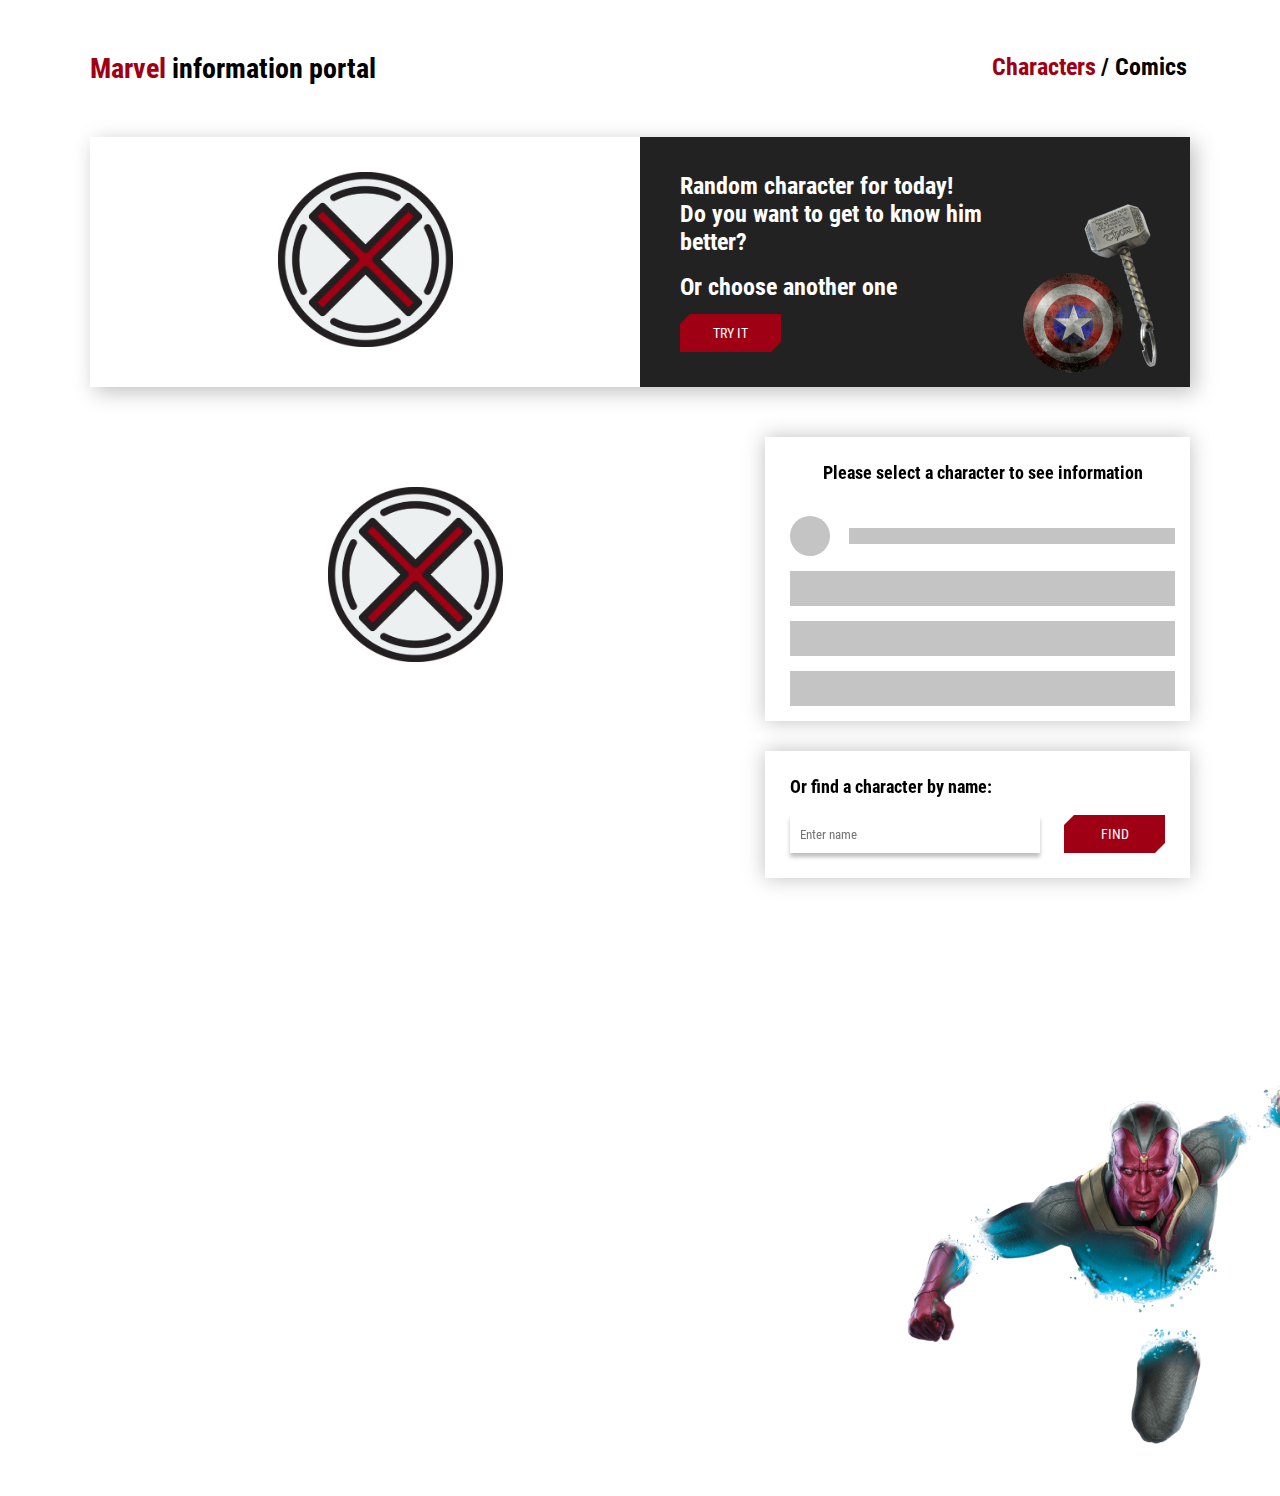
<file: marvel-db/index.html>
<!doctype html><html lang="en"><head><meta charset="utf-8"/><link rel="icon" href="./favicon.ico"/><meta name="viewport" content="width=device-width,initial-scale=1"/><meta name="theme-color" content="#000000"/><link rel="apple-touch-icon" sizes="120x120" href="/apple-touch-icon.png"><link rel="icon" type="image/png" sizes="32x32" href="/favicon-32x32.png"><link rel="icon" type="image/png" sizes="16x16" href="/favicon-16x16.png"><link rel="manifest" href="/site.webmanifest"><link rel="mask-icon" href="/safari-pinned-tab.svg" color="#5bbad5"><meta name="msapplication-TileColor" content="#da532c"><meta name="theme-color" content="#ffffff"><script defer="defer" src="./static/js/main.a817fe82.js"></script><link href="./static/css/main.4fac62a5.css" rel="stylesheet"></head><body><noscript>You need to enable JavaScript to run this app.</noscript><div id="root"></div></body></html>
</file>
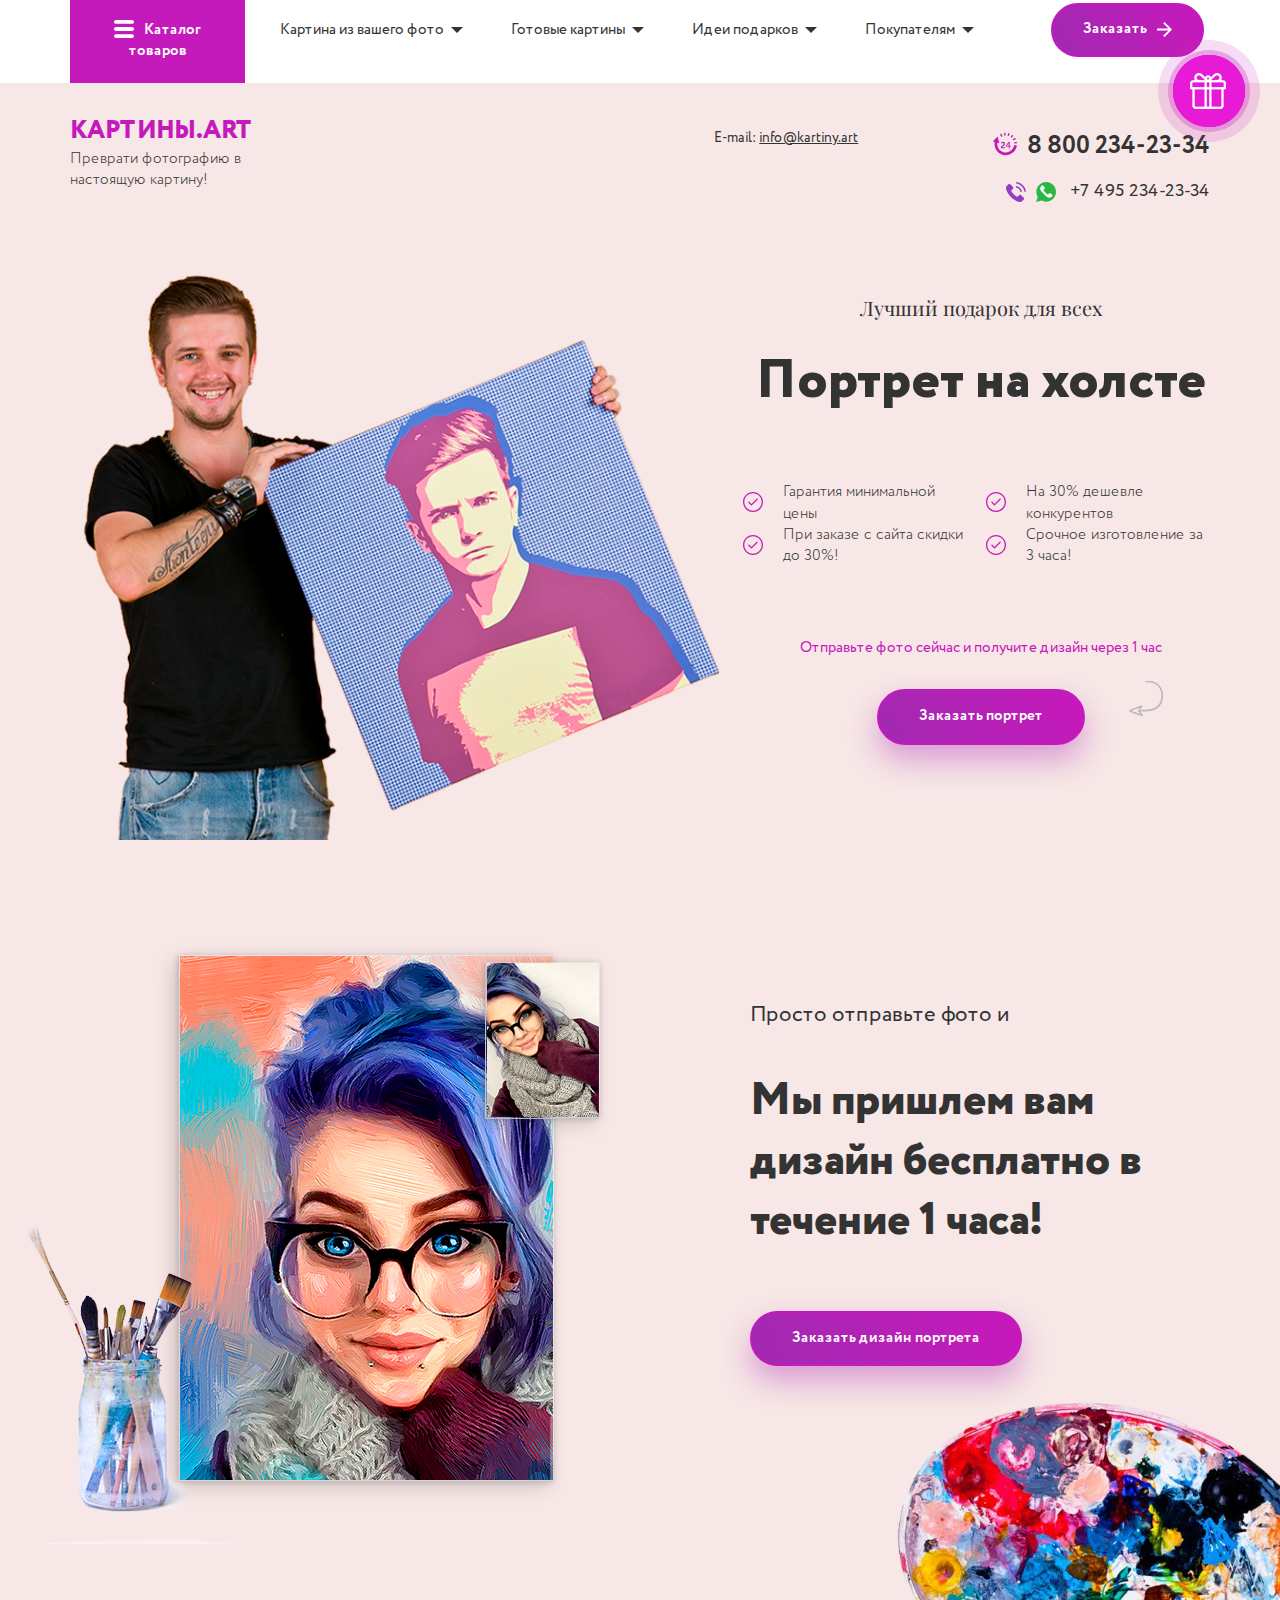
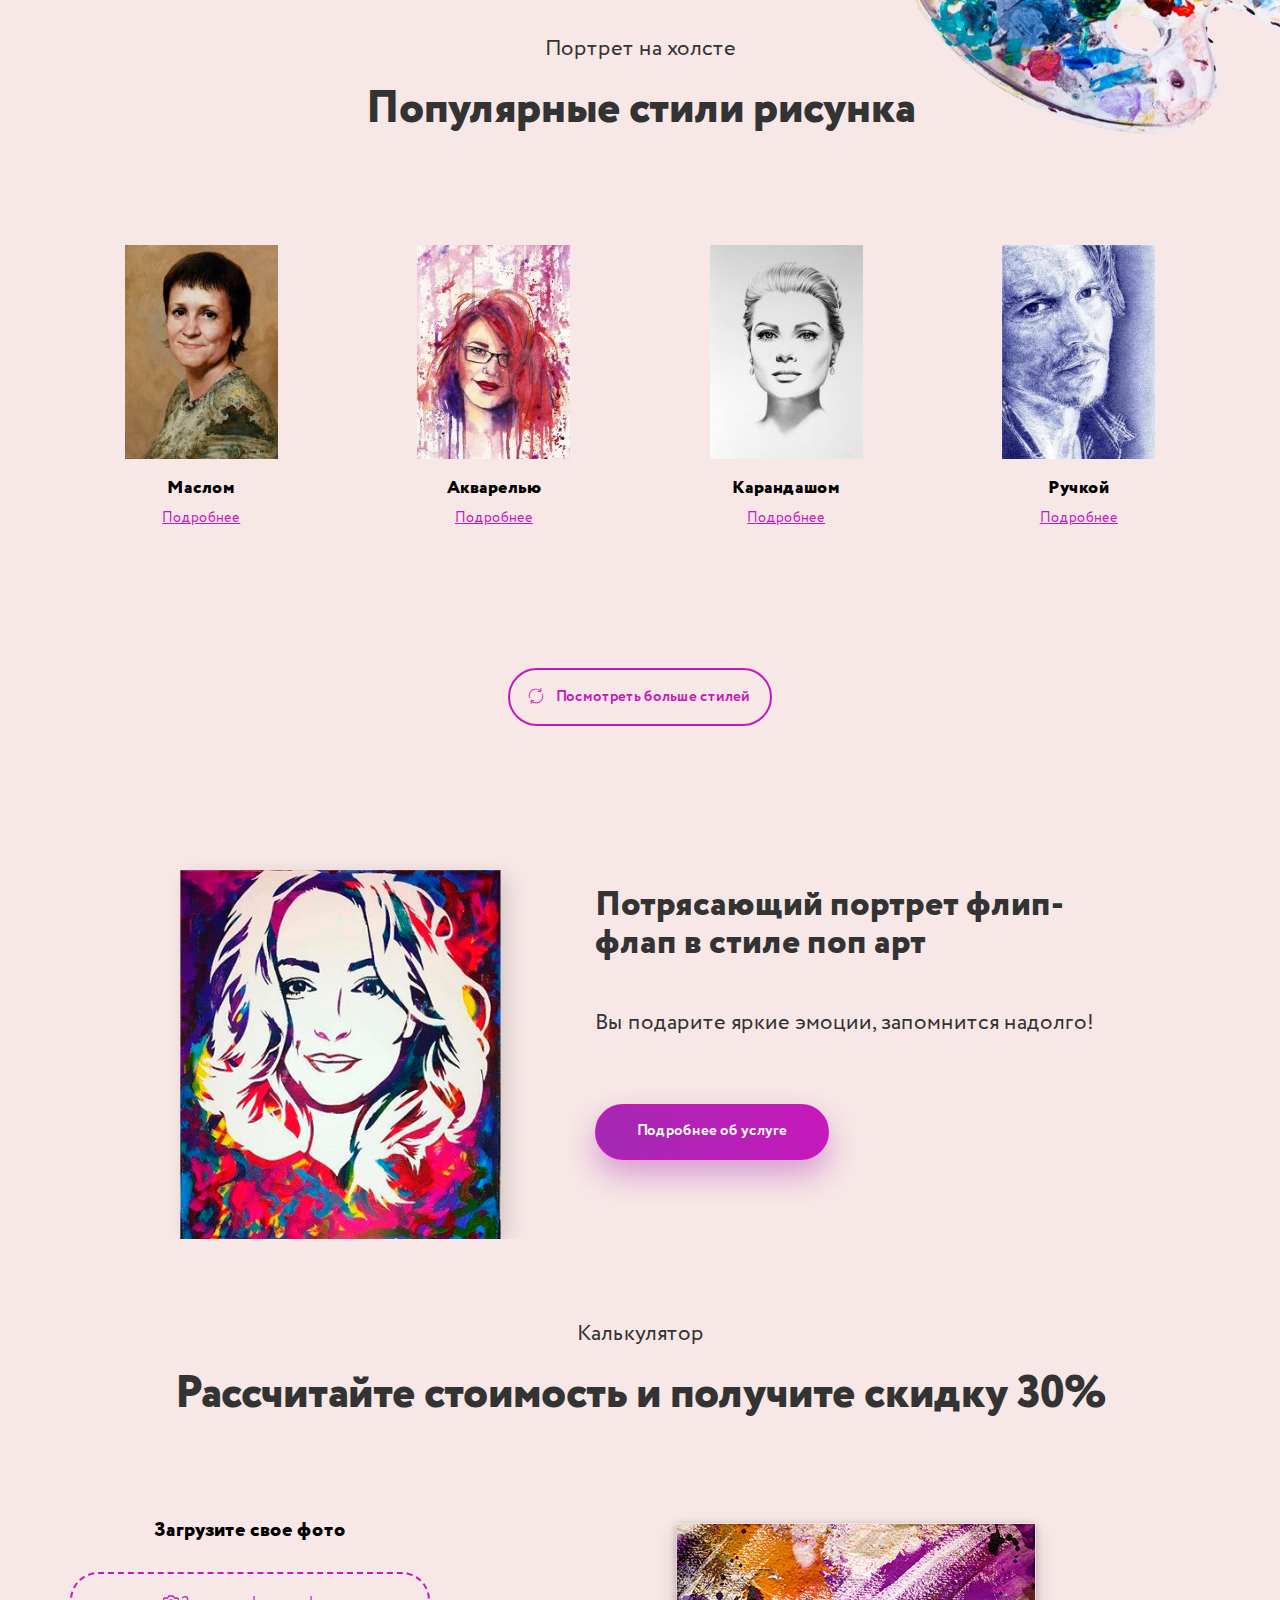
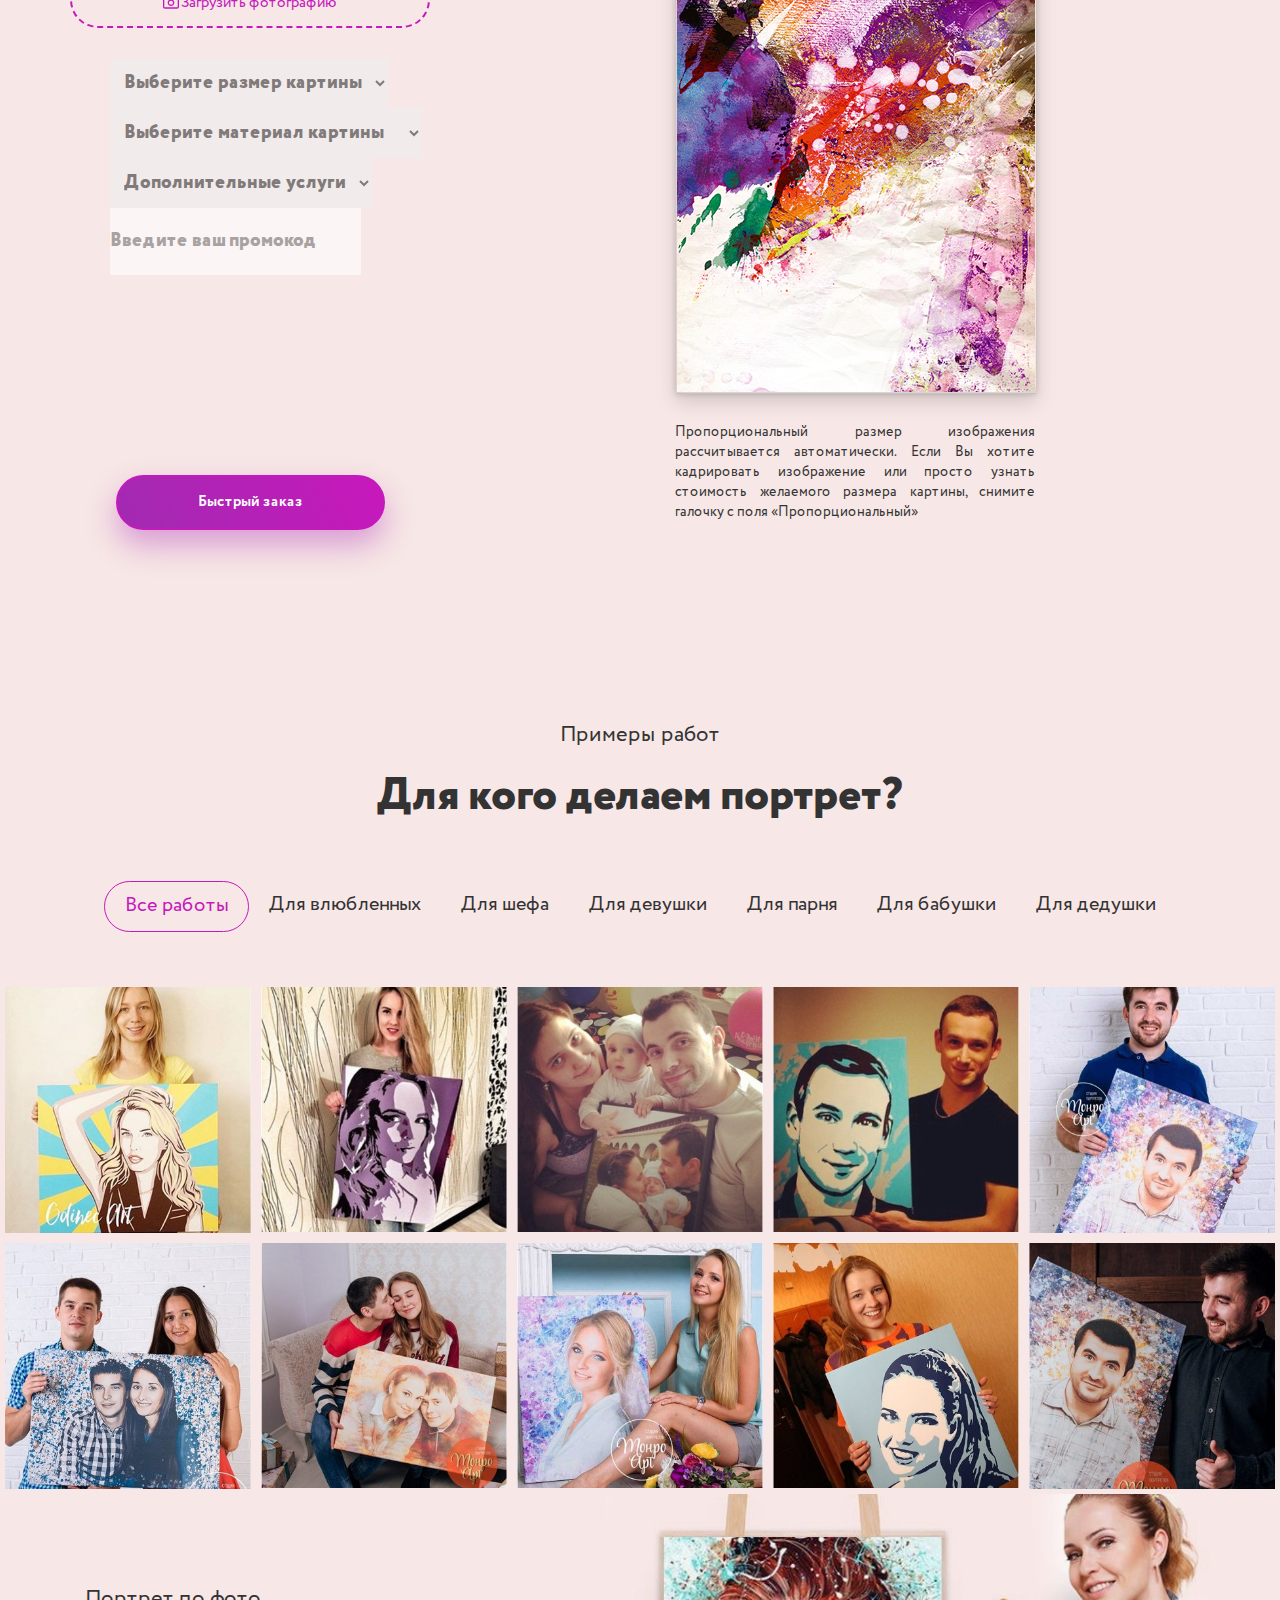
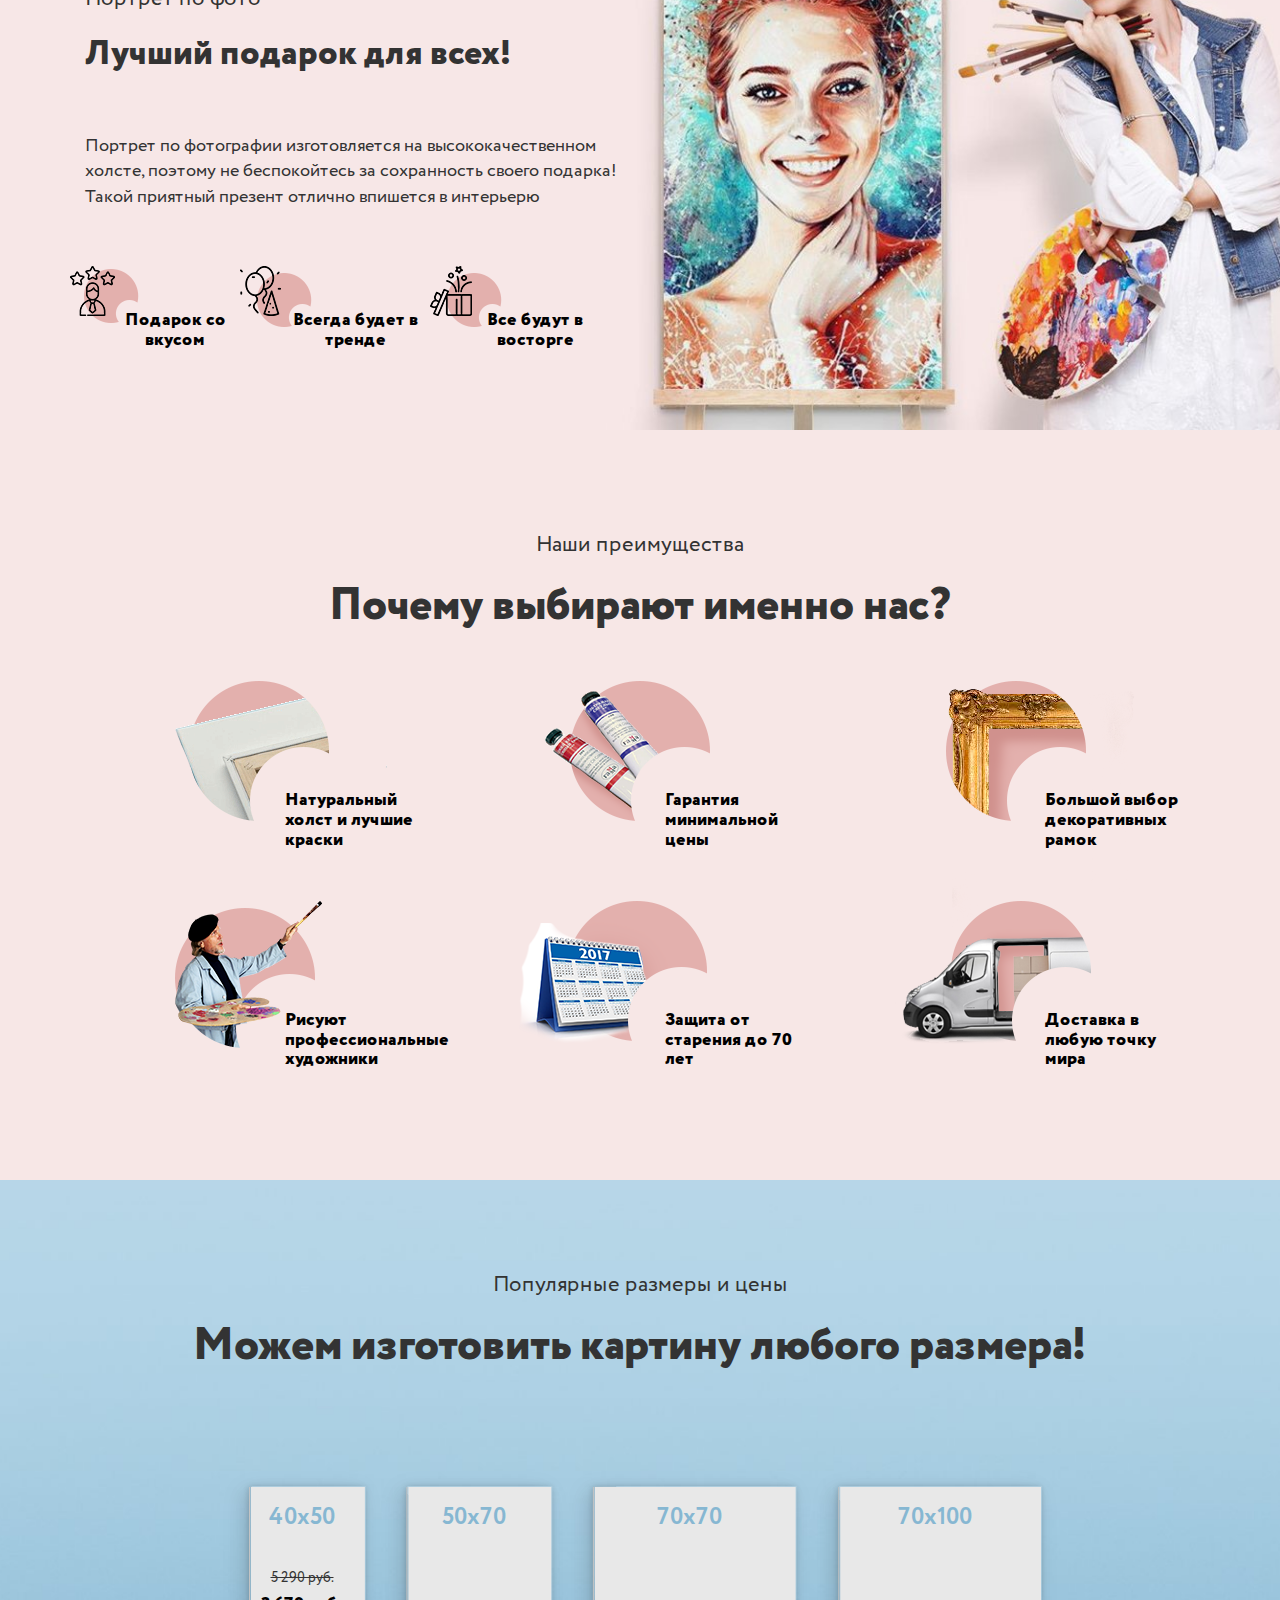
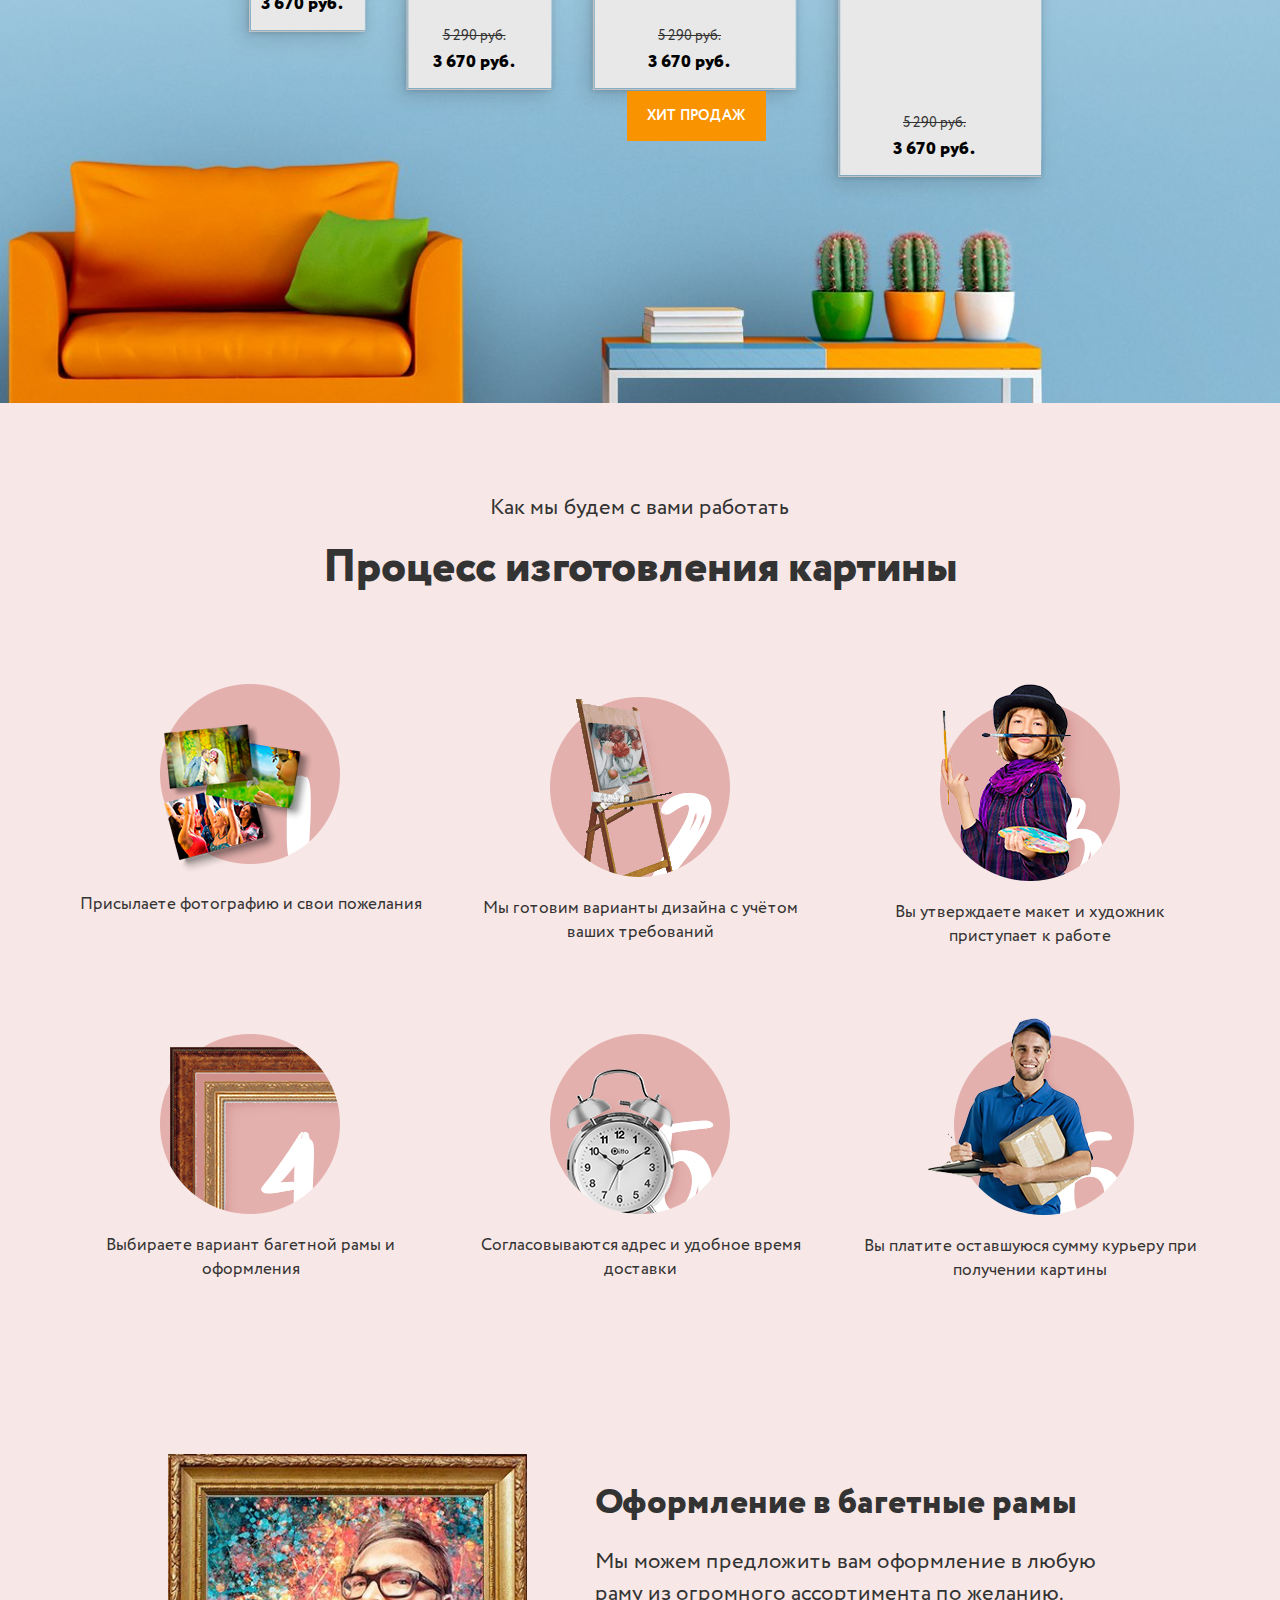
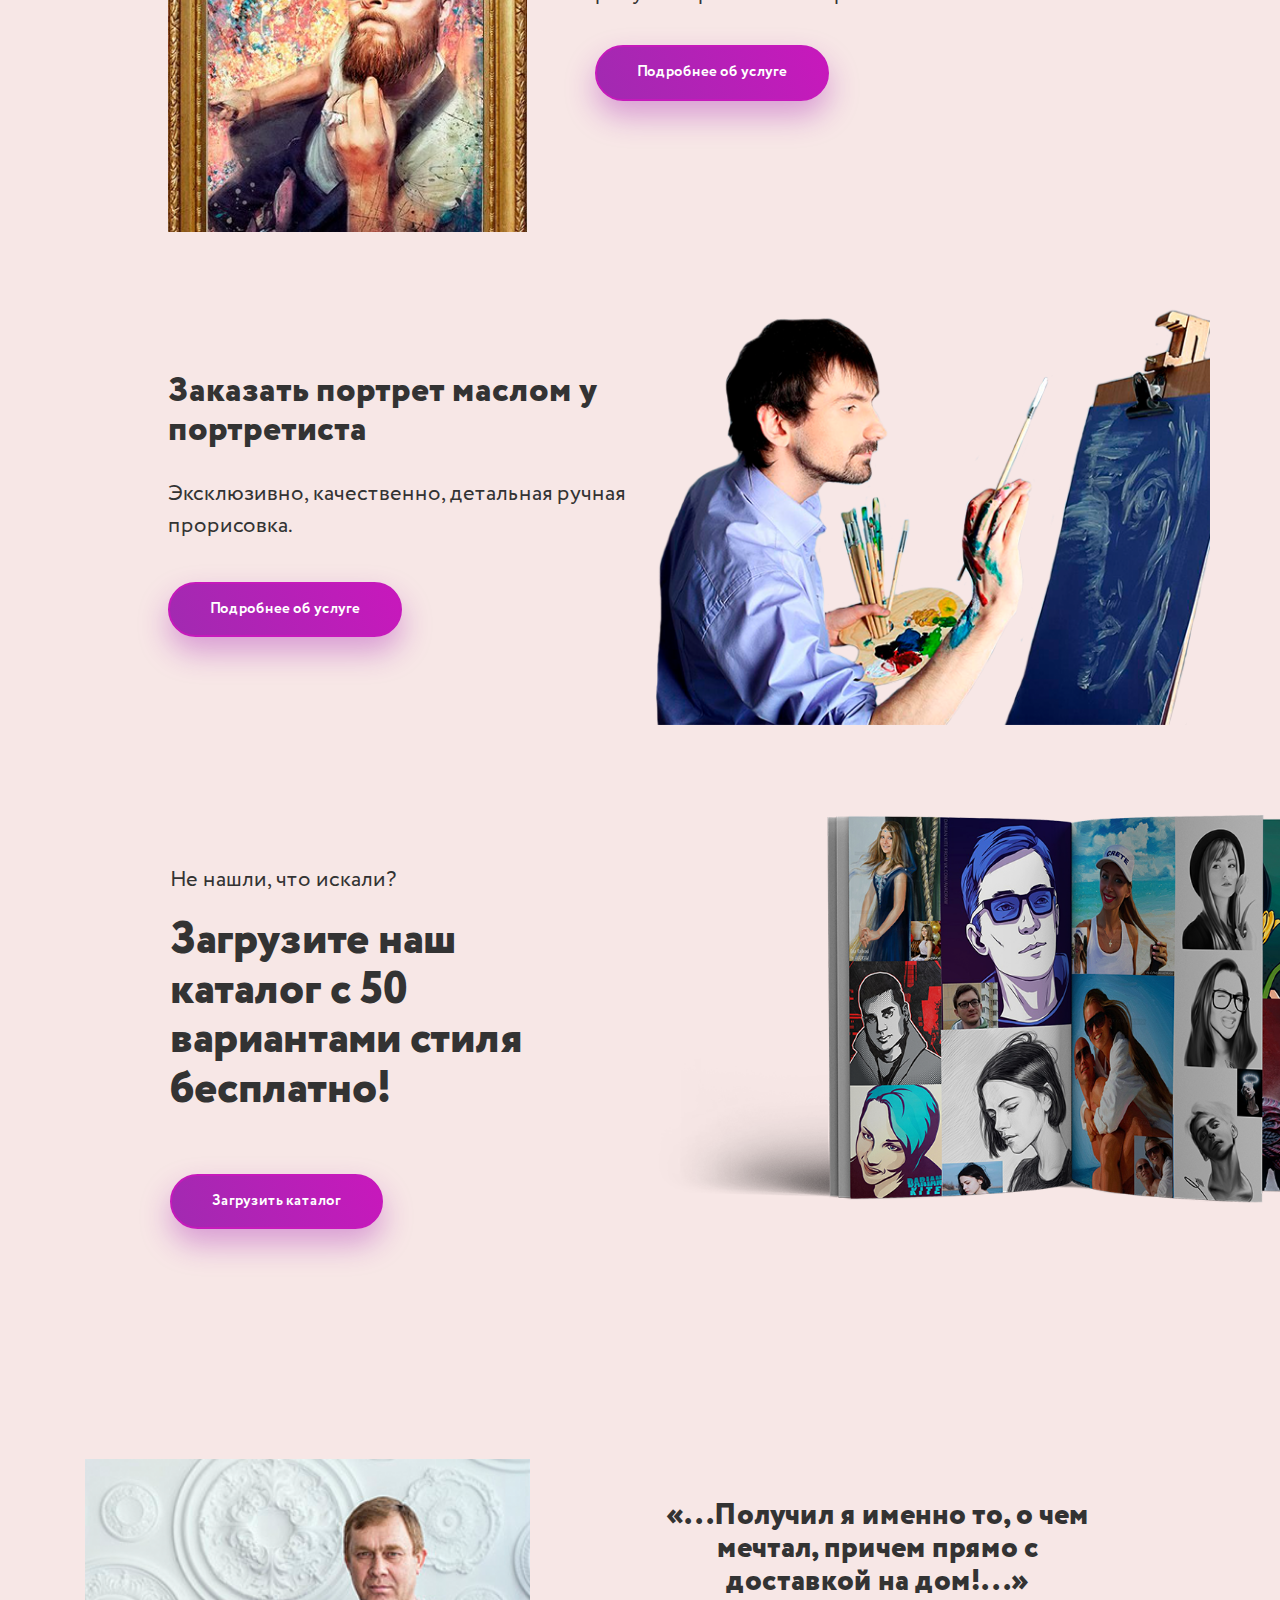
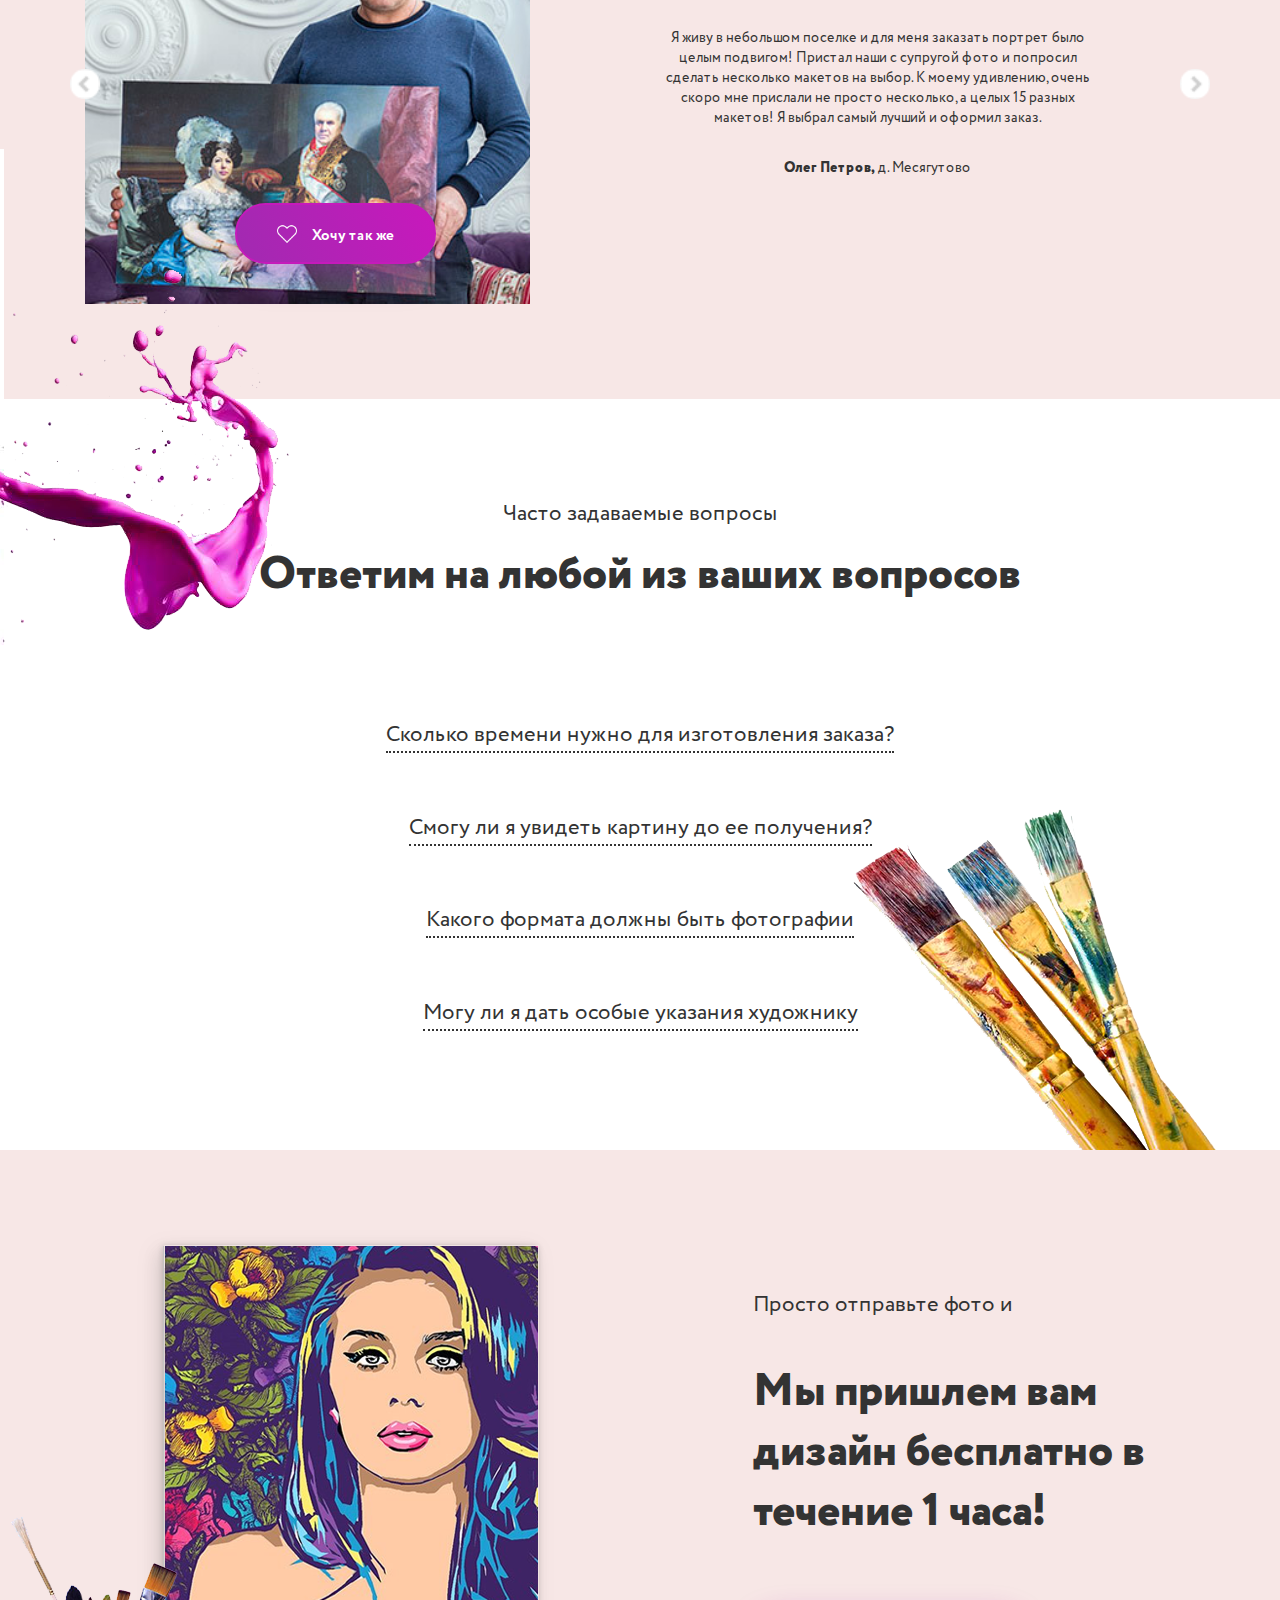
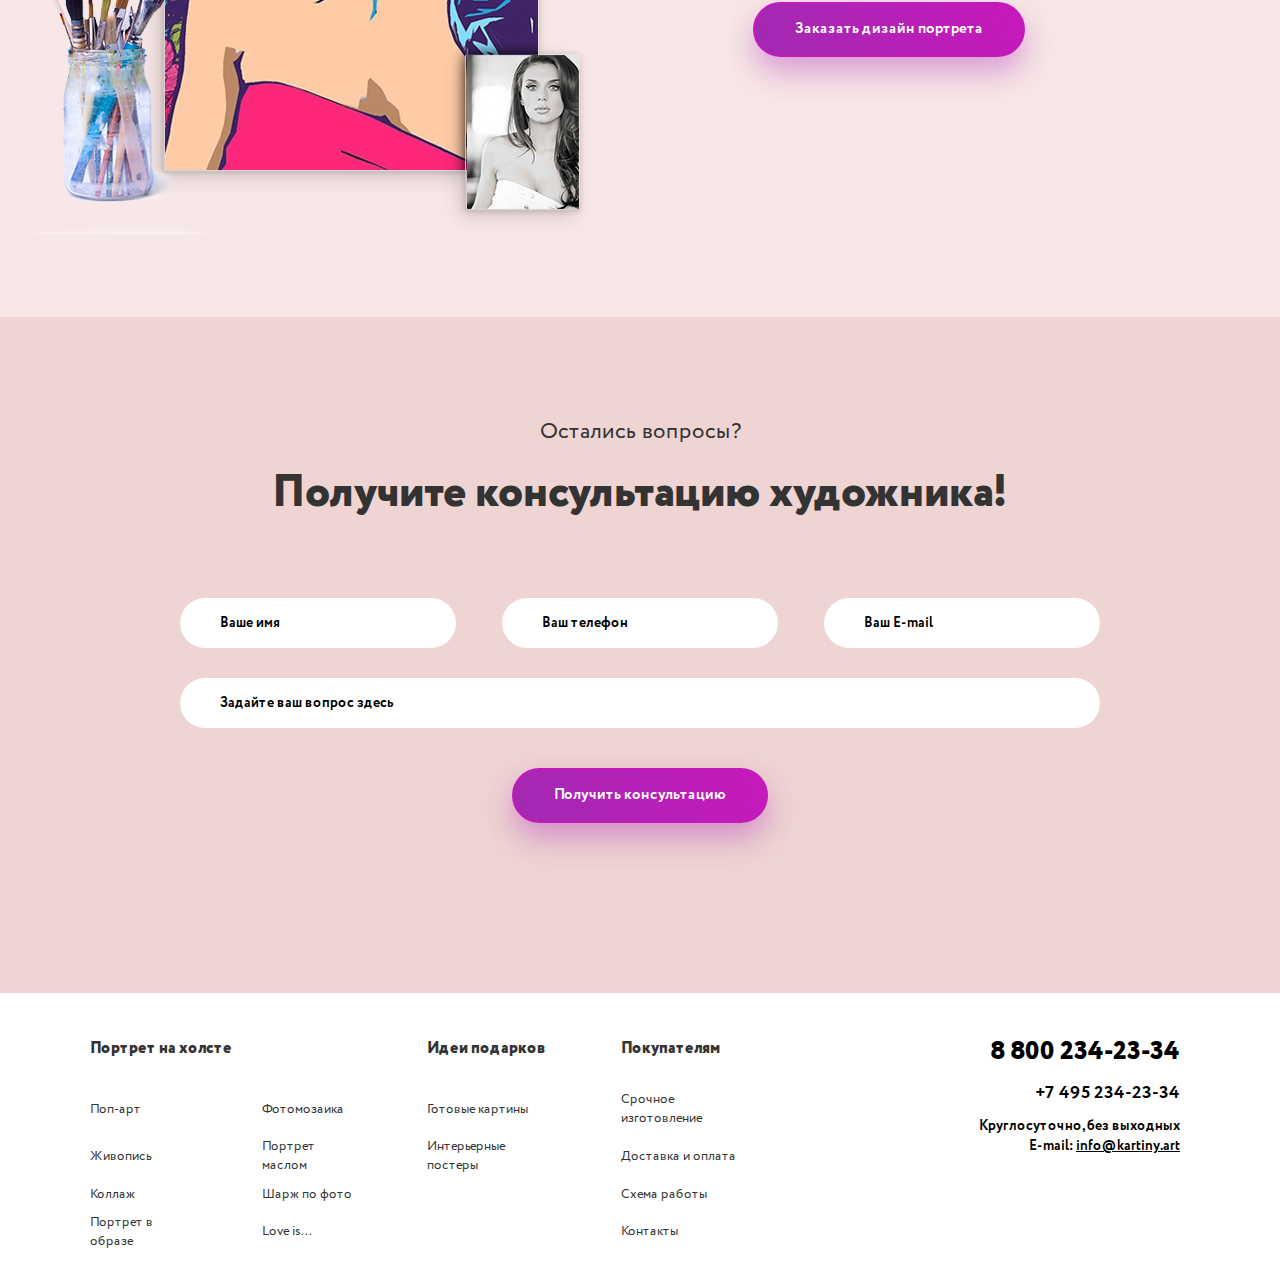
<file: picture/index.html>
<!DOCTYPE html>
<html lang=ru>
<head>
	<meta charset=UTF-8>
	<meta name=viewport content="width=device-width, initial-scale=1">
    <title>Картины.art - портрет на холсте</title>
    <link rel=stylesheet href=assets/css/bootstrap.css>
    <link rel="stylesheet" href="assets/css/animate.css">
	<link rel=stylesheet href=assets/css/main.css>
</head>
<body>
	<img class="fixed-gift wow pulse infinite" src=assets/img/gift.png alt>
	<header id="up" class="header">
		<div class=container>
			<div class="col-md-2 col-sm-3 col-xs-6">
				<button class=burger>
					<img src=assets/img/burger.svg alt><span>Каталог товаров</span>
				</button>
				<ul class=burger-menu>
					<li>
						<a href="#calc">Картина из вашего фото</a>
					</li>
					<li>
						<a href="#portfolio">Готовые картины</a>
					</li>
					<li>
						<a href="#gift">Идеи подарков</a>
					</li>
					<li>
						<a href="#features">Покупателям</a>
					</li>
				</ul>
			</div>
			<div class="col-md-8 hidden-sm hidden-xs">
				<ul class=header-menu>
					<li>
						<a href="#">Картина из вашего фото</a>
						<ul class="burger-menu header-menu-sub">
							<li><a href=#styles>Фотомозаика</a></li>
							<li><a href=#styles>Шарж по фото</a></li>
							<li><a href=#styles>Love is...</a></li>
						</ul>
					</li>
					<li>
						<a href="#">Готовые картины</a>
						<ul class="burger-menu header-menu-sub">
							<li><a href=#portfolio>Портрет</a></li>
							<li><a href=#portfolio>Живопись</a></li>
							<li><a href=#portfolio>Коллаж</a></li>
						</ul>
					</li>
					<li>
						<a href="#">Идеи подарков</a>
						<ul class="burger-menu header-menu-sub">
							<li><a href=#portfolio>Готовые картины</a></li>
							<li><a href=#portfolio>Интерьерные постеры</a></li>
						</ul>
					</li>
					<li>
						<a href="#">Покупателям</a>
						<ul class="burger-menu header-menu-sub">
							<li><a href=#often-questions>Срочное изготовление</a></li>
							<li><a href=#often-questions>Доставка и оплата</a></li>
							<li><a href=#scheme>Схема работы</a></li>
							<li><a href=#footer>Контакты</a></li>
						</ul>
					</li>
				</ul>
			</div>
			<div class="col-md-2 col-md-offset-0 col-sm-3 col-sm-offset-6 col-xs-6">
				<div class=button-wrap>
					<button class="button button-order button-design">Заказать<img src=assets/img/button-right-arrow.svg alt></button>
				</div>
			</div>
		</div>
	</header>
	<main class=main>
		<div class=container>
			<div class="row">
				<div class="col-md-3 col-sm-4 col-xs-5">
					<p class=logo>Картины.art</p>
					<p class=logo-p>Преврати фотографию в настоящую картину!</p>
				</div>
				<div class="col-md-3 col-md-offset-3 col-sm-offset-0 col-sm-4 hidden-xs">
					<p class=email>E-mail: <a href=mailto:info@kartiny.art>info@kartiny.art</a></p>
				</div>
				<div class="col-md-3 col-sm-4 col-xs-7">
					<p class=phone>8 800 234-23-34</p>
					<p class=phone-whatsapp><img class=icons src=assets/img/telephone.svg alt><img class=icons src=assets/img/whatsapp.svg alt> +7 495 234-23-34</p>
				</div>
			</div>
			<div class=row>
				<div class=col-md-7>
					<div class=main-slider>
						<div class=main-slider-item>
							<img src=assets/img/main-1.png alt>
						</div>
						<div class=main-slider-item>
							<img src=assets/img/main-2.png alt>
						</div>
					</div>
				</div>
				<div class=col-md-5>
					<p class=p-heading-italic>Лучший подарок для всех</p>
					<h1 class="wow fadeInUp">Портрет на холсте</h1>
					<div class=row>
						<div class="col-md-6 col-md-offset-0 col-sm-6 col-sm-offset-3">
							<p class=main-features><img src=assets/img/checked.svg alt>Гарантия минимальной цены</p>
						</div>
						<div class="col-md-6 col-md-offset-0 col-sm-6 col-sm-offset-3">
							<p class=main-features><img src=assets/img/checked.svg alt>На 30% дешевле конкурентов</p>
						</div>
						<div class="col-md-6 col-md-offset-0 col-sm-6 col-sm-offset-3">
							<p class=main-features><img src=assets/img/checked.svg alt>При заказе с сайта скидки до 30%!</p>
						</div>
						<div class="col-md-6 col-md-offset-0 col-sm-6 col-sm-offset-3">
							<p class=main-features><img src=assets/img/checked.svg alt>Срочное изготовление за 3 часа!</p>
						</div>
					</div>
					<p class=p-button>Отправьте фото сейчас и получите дизайн через 1 час</p>
					<button class="button button-order button-design"><img class=button-order-img src=assets/img/button-arrow.png alt>Заказать портрет</button>
				</div>
			</div>
		</div>
		<section class=promo>
			<div class=container>
				<div class=col-md-7>
					<img class=promo-img src=assets/img/promo-1.png alt>
				</div>
				<div class=col-md-5>
					<p>Просто отправьте фото и</p>
					<h2 class="wow fadeInUp">Мы пришлем вам дизайн бесплатно в течение 1 часа!</h2>
					<button class="button button-order button-design">Заказать дизайн портрета</button>
				</div>
			</div>
			<img class=palette src=assets/img/palette.png alt>
		</section>
		<section class=styles id=styles>
			<div class=container>
				<p class=p-heading>Портрет на холсте</p>
				<h2>Популярные стили рисунка</h2>
				<div class=row>
					<div class="col-sm-3 col-sm-offset-0 col-xs-10 col-xs-offset-1">
						<div class=styles-block>
							<img src=assets/img/styles-1.jpg alt>
							<h4>Маслом</h4>
							<a href="#">Подробнее</a>
						</div>
					</div>
					<div class="col-sm-3 col-sm-offset-0 col-xs-10 col-xs-offset-1">
						<div class=styles-block>
							<img src=assets/img/styles-2.jpg alt>
							<h4>Акварелью</h4>
							<a href="#">Подробнее</a>
						</div>
					</div>
					<div class="col-sm-3 col-sm-offset-0 col-xs-10 col-xs-offset-1">
						<div class=styles-block>
							<img src=assets/img/styles-3.jpg alt>
							<h4>Карандашом</h4>
							<a href="#">Подробнее</a>
						</div>
					</div>
					<div class="col-sm-3 col-sm-offset-0 col-xs-10 col-xs-offset-1">
						<div class=styles-block>
							<img src=assets/img/styles-4.jpg alt>
							<h4>Ручкой</h4>
							<a href="#">Подробнее</a>
						</div>
					</div>
					<div class="hidden-lg hidden-md hidden-sm hidden-xs styles-2">
						<div class=styles-block>
							<img src=assets/img/styles-5.jpg alt>
							<h4>Пастелью</h4>
							<a href="#">Подробнее</a>
						</div>
					</div>
					<div class="hidden-lg hidden-md hidden-sm hidden-xs styles-2">
						<div class=styles-block>
							<img src=assets/img/styles-6.jpg alt>
							<h4>Поп-арт</h4>
							<a href="#">Подробнее</a>
						</div>
					</div>
					<div class="hidden-lg hidden-md hidden-sm hidden-xs styles-2">
						<div class=styles-block>
							<img src=assets/img/styles-7.png alt>
							<h4>Фотомозаика</h4>
							<a href="#">Подробнее</a>
						</div>
					</div>
					<div class="hidden-lg hidden-md hidden-sm hidden-xs styles-2">
						<div class=styles-block>
							<img src=assets/img/styles-8.jpg alt>
							<h4>Шарж</h4>
							<a href="#">Подробнее</a>
						</div>
					</div>
				</div>
				<button class="button button-transparent button-styles">Посмотреть больше стилей</button>
			</div>
			<img class=paints src=assets/img/paints.png alt>
		</section>
		<section class="card card-1 wow fadeIn">
			<div class=container>
				<div class=card-block>
					<div class=row>
						<div class="col-md-4 col-md-offset-1 col-sm-4 col-sm-offset-1">
							<img src=assets/img/card-1.png alt>
						</div>
						<div class="col-md-5 col-md-offset-1 col-sm-5 col-sm-offset-1">
							<div class=card-block-text>
								<h3>Потрясающий портрет флип-флап в стиле поп арт</h3>
								<p class=p-heading>Вы подарите яркие эмоции, запомнится надолго!</p>
								<button class="button button-order button-consultation  wow zoomIn">Подробнее об услуге</button>
							</div>
						</div>
					</div>
				</div>
			</div>
		</section>
		<section id=calc class=calc>
			<div class=container>
				<p class=p-heading>Калькулятор</p>
				<h2>Рассчитайте стоимость и получите скидку 30%</h2>
				<div class=row>
					<div class="col-md-4 col-offset-1">
						<form class=form action=# method=POST enctype=multipart/form-data>
							<h4>Загрузите свое фото</h4>
							<div class=file_upload>
								<button type=button>Загрузить фотографию</button>
								<div data-file>Файл не выбран</div>
								<input type=file name=upload required>
							</div>
							<select id=size required>
								<option value="">Выберите размер картины</option>
								<option value="1000">40x50</option>
								<option value="2000">50x70</option>
								<option value="2500">70x70</option>
								<option value="3000">70x100</option>
							</select>
							<select id=material required>
								<option value="" >Выберите материал картины</option>
								<option value="500" title="Изящный, позволяет легко создавать текстуру, подходит для декоративных картин маслом.">Холст из волокна</option>
								<option value="1000" title="Достаточно грубый и создает ощущение реальности, подходит для классических пейзажей, натюрмортов и портретов.">Льняной холст</option>
								<option value="1250" title="Изящный, подходит для всех типов реалистичных портретов.">Холст из натурального хлопка</option>
							</select>
							<select id=options required>
								<option value="">Дополнительные услуги</option>
								<option value="1">Покрытие арт-гелем</option>
								<option value="1.25">Экспресс-изготовление</option>
								<option value="1.5">Доставка готовых работ </option>
							</select>
							<input type="text" id="promocode" class="promocode" placeholder="Введите ваш промокод">
							<div class=calc-price>Для расчета нужно выбрать размер картины и материал картины</div>
							<button class="button button-order">Быстрый заказ</button>
						</form>
					</div>
					<div class="col-md-4 col-md-offset-2 hidden-sm hidden-xs">
						<img src=assets/img/calc-1.png alt>
						<p class=calc-text>Пропорциональный размер изображения рассчитывается автоматически. Если Вы хотите кадрировать изображение или просто узнать стоимость желаемого размера картины, снимите галочку с поля «Пропорциональный»</p>
					</div>
				</div>
			</div>
		</section>
		<section class=portfolio id=portfolio>
			<div class=container>
				<div class=p-heading>Примеры работ</div>
				<h2>Для кого делаем портрет?</h2>
				<ul class=portfolio-menu>
					<li class="all active">Все работы</li>
					<li class=lovers>Для влюбленных</li>
					<li class=chef>Для шефа</li>
					<li class=girl>Для девушки</li>
					<li class=guy>Для парня</li>
					<li class=grandmother>Для бабушки</li>
					<li class=granddad>Для дедушки</li>
				</ul>
			</div>
			<div class=portfolio-wrapper>
				<div class="portfolio-block all girl">
					<img src=assets/img/portfolio-1.jpg alt>
				</div>
				<div class="portfolio-block all girl">
					<img src=assets/img/portfolio-2.jpg alt>
				</div>
				<div class="portfolio-block all lovers">
					<img src=assets/img/portfolio-3.jpg alt>
				</div>
				<div class="portfolio-block all guy">
					<img src=assets/img/portfolio-4.jpg alt>
				</div>
				<div class="portfolio-block all chef">
					<img src=assets/img/portfolio-5.jpg alt>
				</div>
				<div class="portfolio-block all lovers">
					<img src=assets/img/portfolio-6.jpg alt>
				</div>
				<div class="portfolio-block all lovers">
					<img src=assets/img/portfolio-7.jpg alt>
				</div>
				<div class="portfolio-block all girl">
					<img src=assets/img/portfolio-8.jpg alt>
				</div>
				<div class="portfolio-block all girl">
					<img src=assets/img/portfolio-9.jpg alt>
				</div>
				<div class="portfolio-block all chef">
					<img src=assets/img/portfolio-10.jpg alt>
				</div>
			</div>
			<div class=container>
				<p class=portfolio-no>Таких портретов мы еще не делали, хотите быть первыми?</p>
			</div>
		</section>
		<section id=gift class=gift>
			<div class=container>
				<div class=col-md-6>
					<p class=p-heading>Портрет по фото</p>
					<h3>Лучший подарок для всех!</h3>
					<p class=gift-text>Портрет по фотографии изготовляется на высококачественном холсте, поэтому не беспокойтесь за сохранность своего подарка! Такой приятный презент отлично впишется в интерьерю</p>
					<div class=gift-features>
						<div class=col-sm-4>
							<h4 class="wow swing" data-wow-delay="0.2s"><img class=gift-img-1 src=assets/img/gift-1.png alt>Подарок со вкусом</h4>
						</div>
						<div class=col-sm-4>
							<h4 class="wow swing" data-wow-delay="0.4s"><img class=gift-img-2 src=assets/img/gift-2.png alt>Всегда будет в тренде</h4>
						</div>
						<div class=col-sm-4>
							<h4 class="wow swing" data-wow-delay="0.6s"><img class=gift-img-3 src=assets/img/gift-3.png alt>Все будут в восторге</h4>
						</div>
					</div>
				</div>
			</div>
		</section>
		<section id=features class=features>
			<div class=container>
				<p class=p-heading>Наши преимущества</p>
				<h2>Почему выбирают именно нас?</h2>
				<div class="col-md-4 col-sm-6 wow rotateIn" data-wow-delay="0.1s">
					<h4><img class=features-img-1 src=assets/img/features-1.png alt>Натуральный холст и лучшие краски</h4>
				</div>
				<div class="col-md-4 col-sm-6  wow rotateIn" data-wow-delay="0.2s">
					<h4><img class=features-img-2 src=assets/img/features-2.png alt>Гарантия минимальной цены</h4>
				</div>
				<div class="col-md-4 col-sm-6  wow rotateIn" data-wow-delay="0.3s">
					<h4><img class=features-img-3 src=assets/img/features-3.png alt>Большой выбор декоративных рамок</h4>
				</div>
				<div class="col-md-4 col-sm-6  wow rotateIn" data-wow-delay="0.4s">
					<h4><img class=features-img-4 src=assets/img/features-4.png alt>Рисуют профессиональные художники</h4>
				</div>
				<div class="col-md-4 col-sm-6  wow rotateIn" data-wow-delay="0.5s">
					<h4><img class=features-img-5 src=assets/img/features-5.png alt>Защита от старения до 70 лет</h4>
				</div>
				<div class="col-md-4 col-sm-6  wow rotateIn" data-wow-delay="0.6s">
					<h4><img class=features-img-6 src=assets/img/features-6.png alt>Доставка в любую точку мира</h4>
				</div>
			</div>
		</section>
		<section class=sizes>
			<div class=container>
				<div class=p-heading>Популярные размеры и цены</div>
				<h2>Можем изготовить картину любого размера!</h2>
				<div class="col-md-10 col-md-offset-1 col-xs-12 col-xs-offset-0">
					<div class=sizes-wrapper>
						<div class=sizes-block>
							<img class=size-1 src=assets/img/size-1.png alt>
							<p class=size>40x50</p>
							<p class=starting-price>5 290 руб.</p>
							<p class=final-price>3 670 руб.</p>
						</div>
						<div class=sizes-block>
							<img class=size-2 src=assets/img/size-2.png alt>
							<p class=size>50x70</p>
							<p class=starting-price>5 290 руб.</p>
							<p class=final-price>3 670 руб.</p>
						</div>
						<div class=sizes-block>
							<img class=size-3 src=assets/img/size-3.png alt>
							<p class=size>70x70</p>
							<p class=starting-price>5 290 руб.</p>
							<p class=final-price>3 670 руб.</p>
							<p class=sizes-hit>Хит продаж</p>
						</div>
						<div class=sizes-block>
							<img class=size-4 src=assets/img/size-4.png alt>
							<p class=size>70x100</p>
							<p class=starting-price>5 290 руб.</p>
							<p class=final-price>3 670 руб.</p>
						</div>
					</div>
				</div>
			</div>
		</section>
		<section class=scheme id=scheme>
			<div class=container>
				<p class=p-heading>Как мы будем с вами работать</p>
				<h2>Процесс изготовления картины</h2>
				<div class=row>
					<div class="col-md-4 col-sm-6 col-xs-12">
						<div class=scheme-block>
							<img src=assets/img/scheme-1.png alt>
							<p>Присылаете фотографию и свои пожелания</p>
						</div>
					</div>
					<div class="col-md-4 col-sm-6 col-xs-12">
						<div class=scheme-block style="position: relative; top: 1.3rem;">
							<img src=assets/img/scheme-2.png alt>
							<p>Мы готовим варианты дизайна с учётом ваших требований</p>
						</div>
					</div>
					<div class="col-md-4 col-sm-6 col-xs-12">
						<div class=scheme-block>
							<img src=assets/img/scheme-3.png alt>
							<p>Вы утверждаете макет и художник приступает к работе</p>
						</div>
					</div>
					<div class="col-md-4 col-sm-6 col-xs-12">
						<div class=scheme-block>
							<img src=assets/img/scheme-4.png alt>
							<p>Выбираете вариант багетной рамы и оформления</p>
						</div>
					</div>
					<div class="col-md-4 col-sm-6 col-xs-12">
						<div class=scheme-block>
							<img src=assets/img/scheme-5.png alt>
							<p>Согласовываются адрес и удобное время доставки</p>
						</div>
					</div>
					<div class="col-md-4 col-sm-6 col-xs-12">
						<div class=scheme-block style="position: relative; top: -1.6rem;">
							<img src=assets/img/scheme-6.png alt>
							<p>Вы платите оставшуюся сумму курьеру при получении картины</p>
						</div>
					</div>
				</div>
			</div>
		</section>
		<section class="card card-2 wow fadeIn">
			<div class=container>
				<div class=card-block>
					<div class=row>
						<div class="col-md-4 col-md-offset-1 col-sm-4 col-sm-offset-1">
							<img src=assets/img/card-2.jpg alt>
						</div>
						<div class="col-md-5 col-md-offset-1 col-sm-5 col-sm-offset-1">
							<div class=card-block-text>
								<h3>Оформление в багетные рамы</h3>
								<p class=p-heading>Мы можем предложить вам оформление в любую раму из огромного ассортимента по желанию.</p>
								<button class="button button-order button-consultation wow zoomIn">Подробнее об услуге</button>
							</div>
						</div>
					</div>
				</div>
			</div>
		</section>
		<section class="card card-3 wow fadeIn">
			<div class=container>
				<div class=card-block>
					<div class=row>
						<div class="col-md-5 col-md-offset-1 col-sm-5 col-sm-offset-1">
							<div class=card-block-text>
								<h3>Заказать портрет маслом у портретиста</h3>
								<p class=p-heading>Эксклюзивно, качественно, детальная ручная прорисовка.</p>
								<button class="button button-order button-consultation zoomIn">Подробнее об услуге</button>
							</div>
						</div>
						<div class="col-md-6 col-sm-6">
							<img src=assets/img/card-3.png alt>
						</div>
					</div>
				</div>
			</div>
		</section>
		<section class=promo-2>
			<div class=container>
				<div class=row>
					<div class=col-md-5>
						<div class=promo-2-block>
							<p class=p-heading>Не нашли, что искали?</p>
							<h2 class="wow fadeInUp">Загрузите наш каталог с 50 вариантами стиля бесплатно!</h2>
							<button class="button button-order">Загрузить каталог</button>
						</div>
					</div>
					<div class=col-md-7><img src=assets/img/promo-2.png alt></div>
				</div>
			</div>
		</section>
		<div class=feedback>
			<div class=container style="position: relative;">
				<div class=feedback-slider style="position:relative; min-height: 450px">
					<button class="main-slider-btn main-prev-btn">
						<img src="assets/img/left-arr.png" alt="left">
					</button>
					<button class="main-slider-btn main-next-btn">
						<img src="assets/img/right-arr.png" alt="right">
					</button>
					<div class=feedback-slider-item>
						<div class=col-sm-5>
							<div class=feedback-block>
								<img src=assets/img/feedback-1.png alt>
								<button class="button button-order button-design">Хочу так же</button>
							</div>
						</div>
						<div class="col-sm-5 col-sm-offset-1">
							<p class=feedback-heading>«...Получил я именно то, о чем мечтал, причем прямо с доставкой на дом!...»</p>
							<p class=feedback-text>Я живу в небольшом поселке и для меня заказать портрет было целым подвигом! Пристал наши с супругой фото и попросил сделать несколько макетов на выбор. К моему удивлению, очень скоро мне прислали не просто несколько, а целых 15 разных макетов! Я выбрал самый лучший и оформил заказ.</p>
							<p class=feedback-signature><span>Олег Петров,</span> д. Месягутово</p>
						</div>
					</div>
					<div class=feedback-slider-item>
						<div class=col-sm-5>
							<div class=feedback-block>
								<img src=assets/img/feedback-2.jpg alt>
								<button class="button button-order button-design">Хочу так же</button>
							</div>
						</div>
						<div class="col-sm-5 col-sm-offset-1">
							<p class=feedback-heading>«...Я в восторге! Не думала, что портрет может быть настолько красивым!...»</p>
							<p class=feedback-text>Подруге муж подарил портрет, и мне тоже захотелось заказать. Из всех макетов этот сразу запал в душу! И отлично вписывется в интерьер моей гостинной. Теперь он висит тут на почетном месте, и я каждый раз любую им. Всем моим родным тоже очень понравился!</p>
							<p class=feedback-signature><span>Ирина Антонова,</span> г. Кисловодск</p>
						</div>
					</div>
					<div class=feedback-slider-item>
						<div class=col-sm-5>
							<div class=feedback-block>
								<img src=assets/img/feedback-3.jpg alt>
								<button class="button button-order button-design">Хочу так же</button>
							</div>
						</div>
						<div class="col-sm-5 col-sm-offset-1">
							<p class=feedback-heading>«...Неожиданный подарок на день рождения от друзей...»</p>
							<p class=feedback-text>Хочу поделиться впечатлениями от полученного вчера подарка. Классная работа, выполненная, натуральными красками! Я как человек педантичный, люблю мелочи, для меня они очень важны, и здесь они прикольно сделаны – часы нарисовали, свитерок мой любимый, маечка с резиночкой. Очень позитивный шарж, сделанный по моей фотографии.</p>
							<p class=feedback-signature><span>Нарек Маргарян,</span> г. Великие Луки</p>
						</div>
					</div>
				</div>
			</div>
		</div>
		<section class=often-questions id=often-questions>
			<div class=container>
				<img class=spirt src=assets/img/spirt.png alt>
				<p class=p-heading>Часто задаваемые вопросы</p>
				<h2>Ответим на любой из ваших вопросов</h2>
				<div id=accordion>
					<p class="accordion-heading col-md-8 col-md-offset-2"><span>Сколько времени нужно для изготовления заказа?</span></p>
					<div class="col-md-8 col-md-offset-2 accordion-block">
						<p>
							Время выполнения заказа зависит от трех факторов: сложности картины, стиля написания и размера. Среднее время выполнения заказа составляет 7 дней без учета времени на доставку. В ряде случаев по желанию заказчика можно уменьшить срок до 5 дней.<br><br>Примечание: Если Вы решите что-то изменить в картине, внести коррективы - это может занять дополнительное время, которое не учитывается при оговоренном сроке выполнения.
						</p>
					</div>
					<p class="accordion-heading col-md-8 col-md-offset-2"><span>Смогу ли я увидеть картину до ее получения?</span></p>
					<div class="col-md-8 col-md-offset-2 accordion-block">
						<p>
							Да. По готовности, мы отправляем по электронной почте цифровое фото Вашей картины, для того, чтобы Вы смогли, при необходимости внести свои корректировки и пожелания, если таковые будут. Вы также сможете увидеть картину "вживую" в нашем салоне. Сообщите об этом Вашему менеджеру.
						</p>
					</div>
					<p class="accordion-heading col-md-8 col-md-offset-2"><span>Какого формата должны быть фотографии</span></p>
					<div class="col-md-8 col-md-offset-2 accordion-block">
						<p>
							Мы работаем со всеми известными форматами изображений! Через сайт вы можете загрузить JPEG, TIFF, PNG размером до 50 мегабайт. Вы должны обладать авторскими правами или иметь разрешение на использование изображения. Если у Вас другой формат изображения (RAW, PDF), то вы можете воспользоваться FTP загрузчиком. Если вы хотите сделать фото из бумажной фотографии (не цифровой), пришлите его нам, мы отсканируем, обработаем и вернем фото вместе с вашим заказом!
						</p>
					</div>
					<p class="accordion-heading col-md-8 col-md-offset-2"><span>Могу ли я дать особые указания художнику</span></p>
					<div class="col-md-8 col-md-offset-2 accordion-block">
						<p>
							Когда вы размещаете свой заказ на сайте, вы можете добавить свои комментарии в специальном текстовом поле. Вы также можете: объединить объекты с разных фото в одно или удалить объекты с фото, можете поменять задний фон, поменять одежду, наряды, сделать цветную картину с черно-белого фото, а также заказать картину с поврежденного или старого фото.
						</p>
					</div>
				</div>
				<img class=brushes src=assets/img/brushes.png alt>
			</div>
		</section>
		<section class="promo promo-3">
			<div class=container>
				<div class=row>
					<div class=col-md-7>
						<img class=promo-img src=assets/img/promo-3.png alt>
					</div>
					<div class=col-md-5>
						<p>Просто отправьте фото и</p>
						<h2 class="wow fadeInUp">Мы пришлем вам дизайн бесплатно в течение 1 часа!</h2>
						<button class="button button-order button-design">Заказать дизайн портрета</button>
					</div>
				</div>
			</div>
		</section>
		<section class=consultation>
			<div class=container>
				<p class=p-heading>Остались вопросы?</p>
				<h2>Получите консультацию художника!</h2>
				<div class="col-md-10 col-md-offset-1">
					<form action=# method=POST>
						<div class=input-wrapper>
							<input type=text name=name placeholder="Ваше имя" required>
							<input type=text name=phone placeholder="Ваш телефон" required>
							<input type=text name=email placeholder="Ваш E-mail">
							<input class=input-text name=message type=text placeholder="Задайте ваш вопрос здесь" required>
						</div>
						<button class="button button-order">Получить консультацию</button>
					</form>
				</div>
			</div>
		</section>
	</main>
	
	<footer class=footer id=footer>
		<div class=container>
			<div class="col-md-8 hidden-sm hidden-xs">
				<table>
					<tr>
						<th colspan=2>Портрет на холсте</th>
						<th>Идеи подарков</th>
						<th>Покупателям</th>
					</tr>
					<tr>
						<td>Поп-арт</td>
						<td>Фотомозаика</td>
						<td>Готовые картины</td>
						<td>Срочное изготовление</td>
					</tr>
					<tr>
						<td>Живопись</td>
						<td>Портрет маслом</td>
						<td>Интерьерные постеры</td>
						<td>Доставка и оплата</td>
					</tr>
					<tr>
						<td>Коллаж</td>
						<td>Шарж по фото</td>
						<td></td>
						<td>Схема работы</td>
					</tr>
					<tr>
						<td>Портрет в образе</td>
						<td>Love is...</td>
						<td></td>
						<td>Контакты</td>
					</tr>
				</table>
			</div>
			<div class="col-md-3 col-md-offset-1 col-sm-12">
				<div class="col-md-12 col-sm-4 col-xs-12">
					<p class=phone>8 800 234-23-34</p>
				</div>
				<div class="col-md-12 col-sm-4 col-xs-12">
					<p class=phone-whatsapp>+7 495 234-23-34</p>
				</div>
				<div class="col-md-12 col-sm-4 col-xs-12">
					<p>Круглосуточно, без выходных</p>
				</div>
				<div class=col-md-12>
					<p>E-mail: <a href=mailto:info@kartiny.art>info@kartiny.art</a></p>
				</div>
			</div>
		</div>
	</footer>
	<div class=popup-consultation data-modal>
		<div class=popup-dialog>
			<div class=popup-content>
				<button class=popup-close>&times;</button>
				<h4>Остались вопросы? Закажите обратный звонок</h4>
				<div class=main-form>
					<form class=form action=# method=POST>
						<input type=text name=name placeholder="Ваше имя" required>
						<input type=text name=phone placeholder="Ваш телефон" required>
						<button class="button button-order">Получить консультацию</button>
					</form>
				</div>
			</div>
		</div>
	</div>
	<div class="popup-gift" data-modal>
		<div class=popup-dialog>
			<div class=popup-content>
				<button class=popup-close>&times;</button>
				<h2>У нас для вас есть подарок!</h2>
				<img src="assets/img/gift.png" alt="">
				<p>Введите промо-код IWANTPOPART и получите скидку 30% на портрет любого размера в стиле pop-art!</p>
			</div>
		</div>
	</div>
	<div class=popup-design data-modal>
		<div class=popup-dialog>
			<div class=popup-content>
				<button class=popup-close>&times;</button>
				<form action=# enctype=multipart/form-data>
					<h4>Заказать дизайн портрета</h4>
					<div class=file_upload>
						<button type=button>Загрузить фотографию</button>
						<div data-file>Файл не выбран</div>
						<input type=file name=upload>
					</div>
					<div class=main-form>
						<div class=form>
							<input type=text name=name placeholder="Ваше имя" required>
							<input type=text name=phone placeholder="Ваш телефон" required>
							<input type=text name=email placeholder="Ваш e-mail">
							<textarea name=message placeholder=Комментарий rows=2></textarea>
							<button class="button button-order">Отправить дизайнеру</button>
						</div>
					</div>
				</form>
			</div>
		</div>
	</div>
	<a href="#up" class="pageup">
		<svg class="up" viewBox="0 0 26 26" fill="#fff" xmlns="http://www.w3.org/2000/svg">
			<path fill-rule="evenodd" clip-rule="evenodd" d="M26 0H0V26H26V0ZM4.6593 17.7519L13.1233 10.33L21.5873 17.7519L22.9059 16.2481L13.7826 8.24813L13.1233 7.67L12.464 8.24813L3.3407 16.2481L4.6593 17.7519Z" fill="black"/>
		</svg>
	</a>
	<script src="script.js"></script>
</body>
</html>
</file>
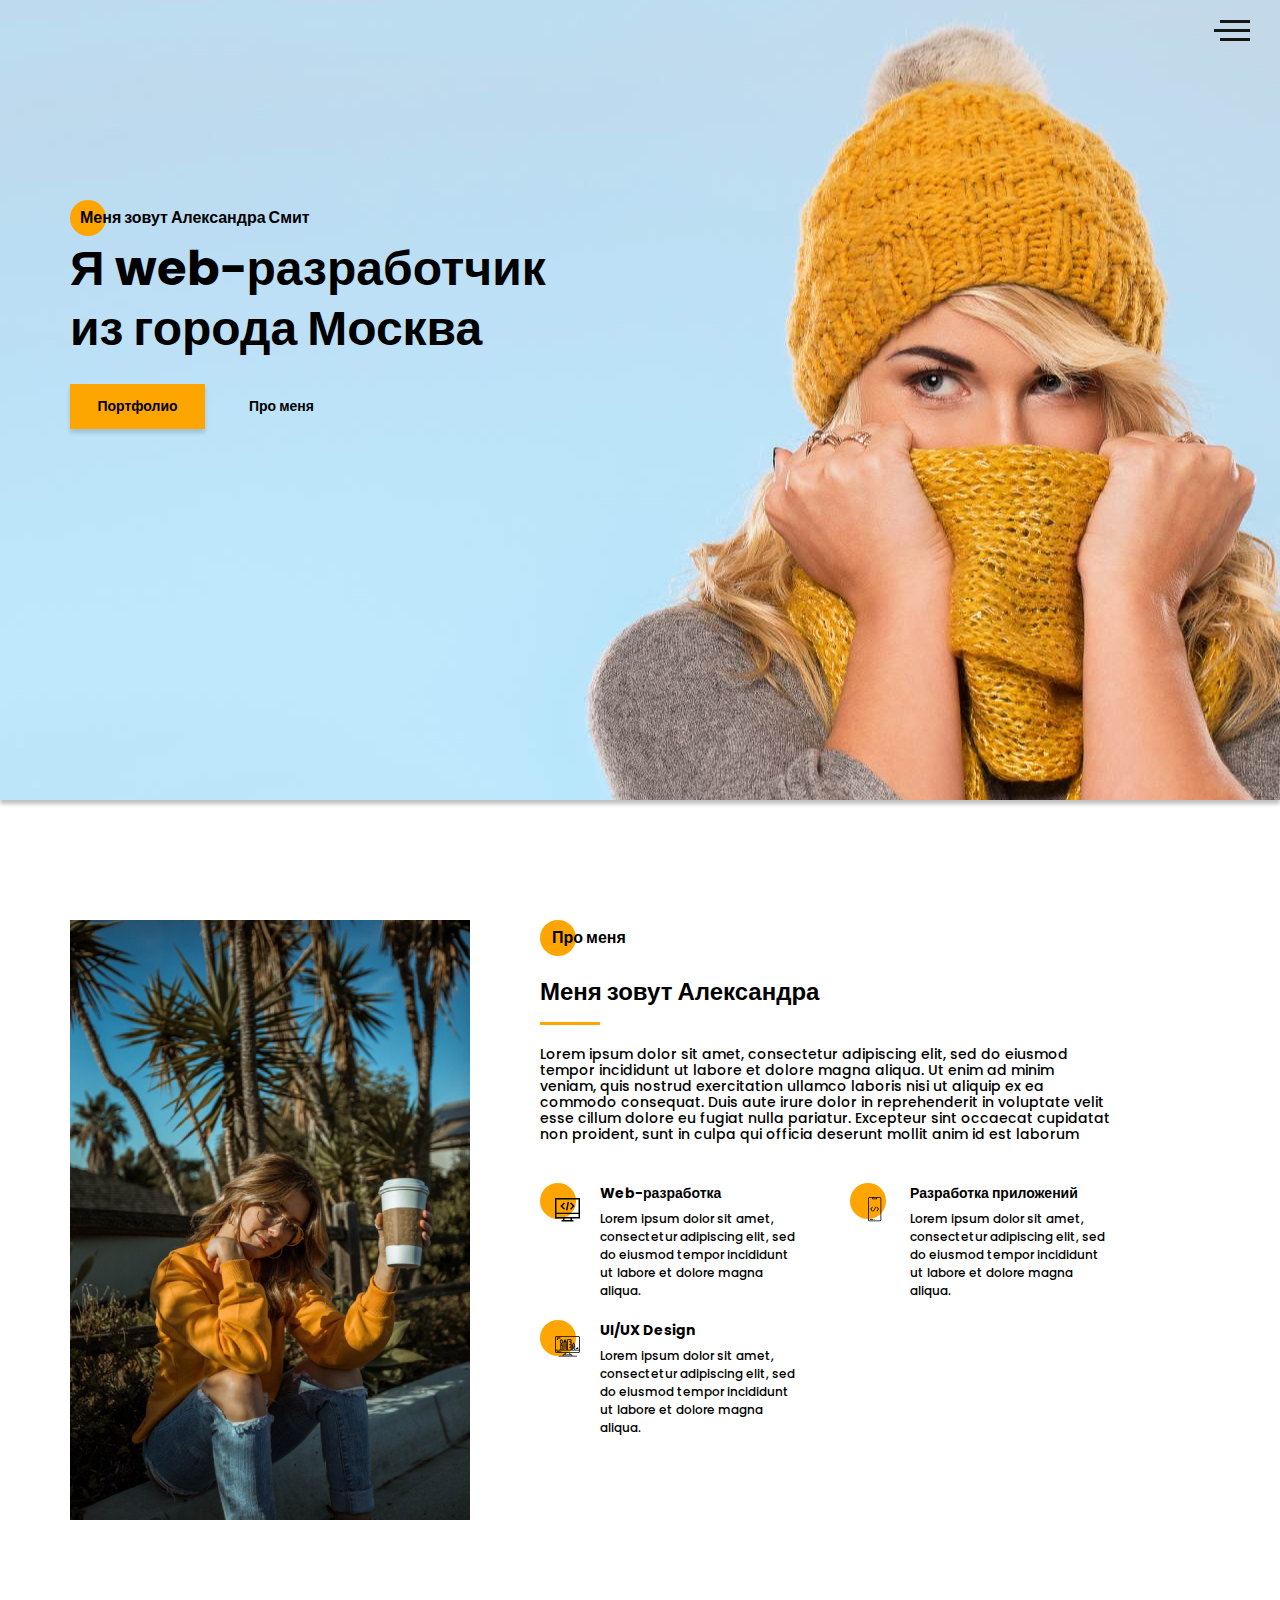
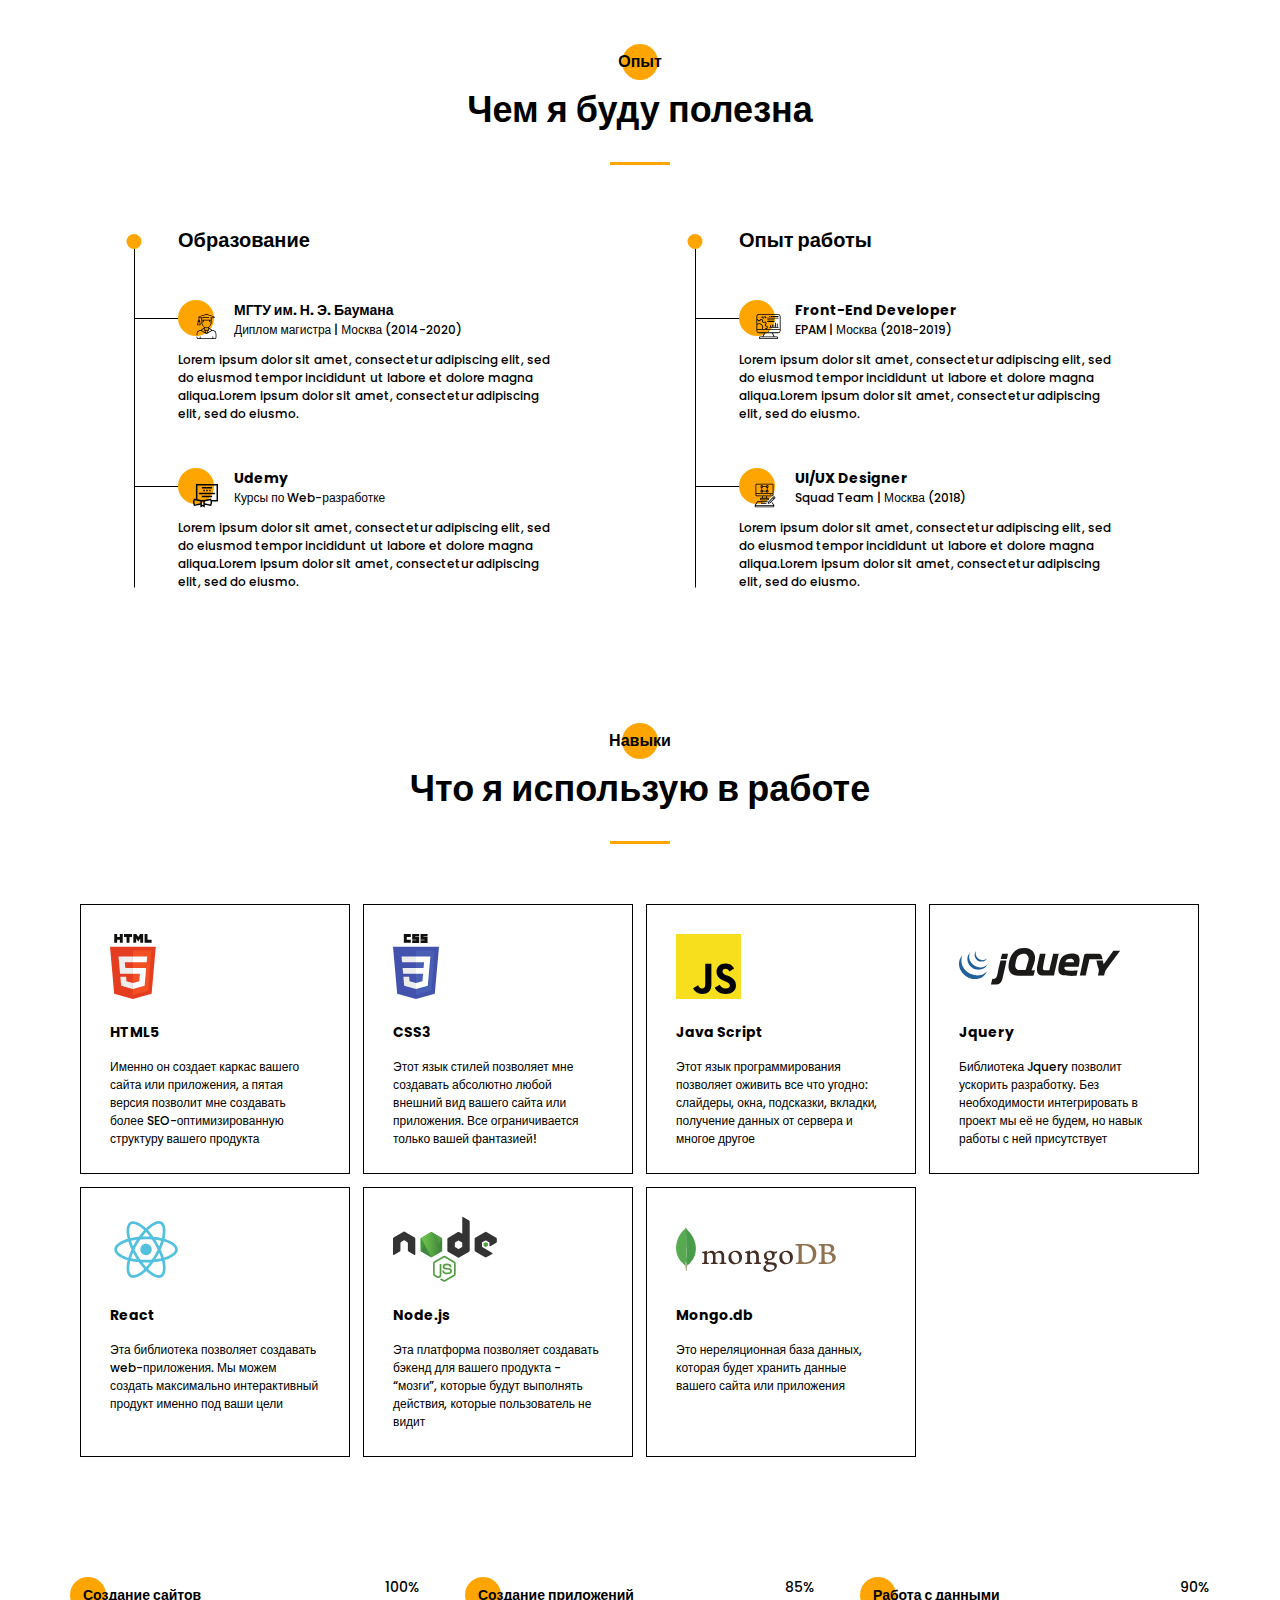
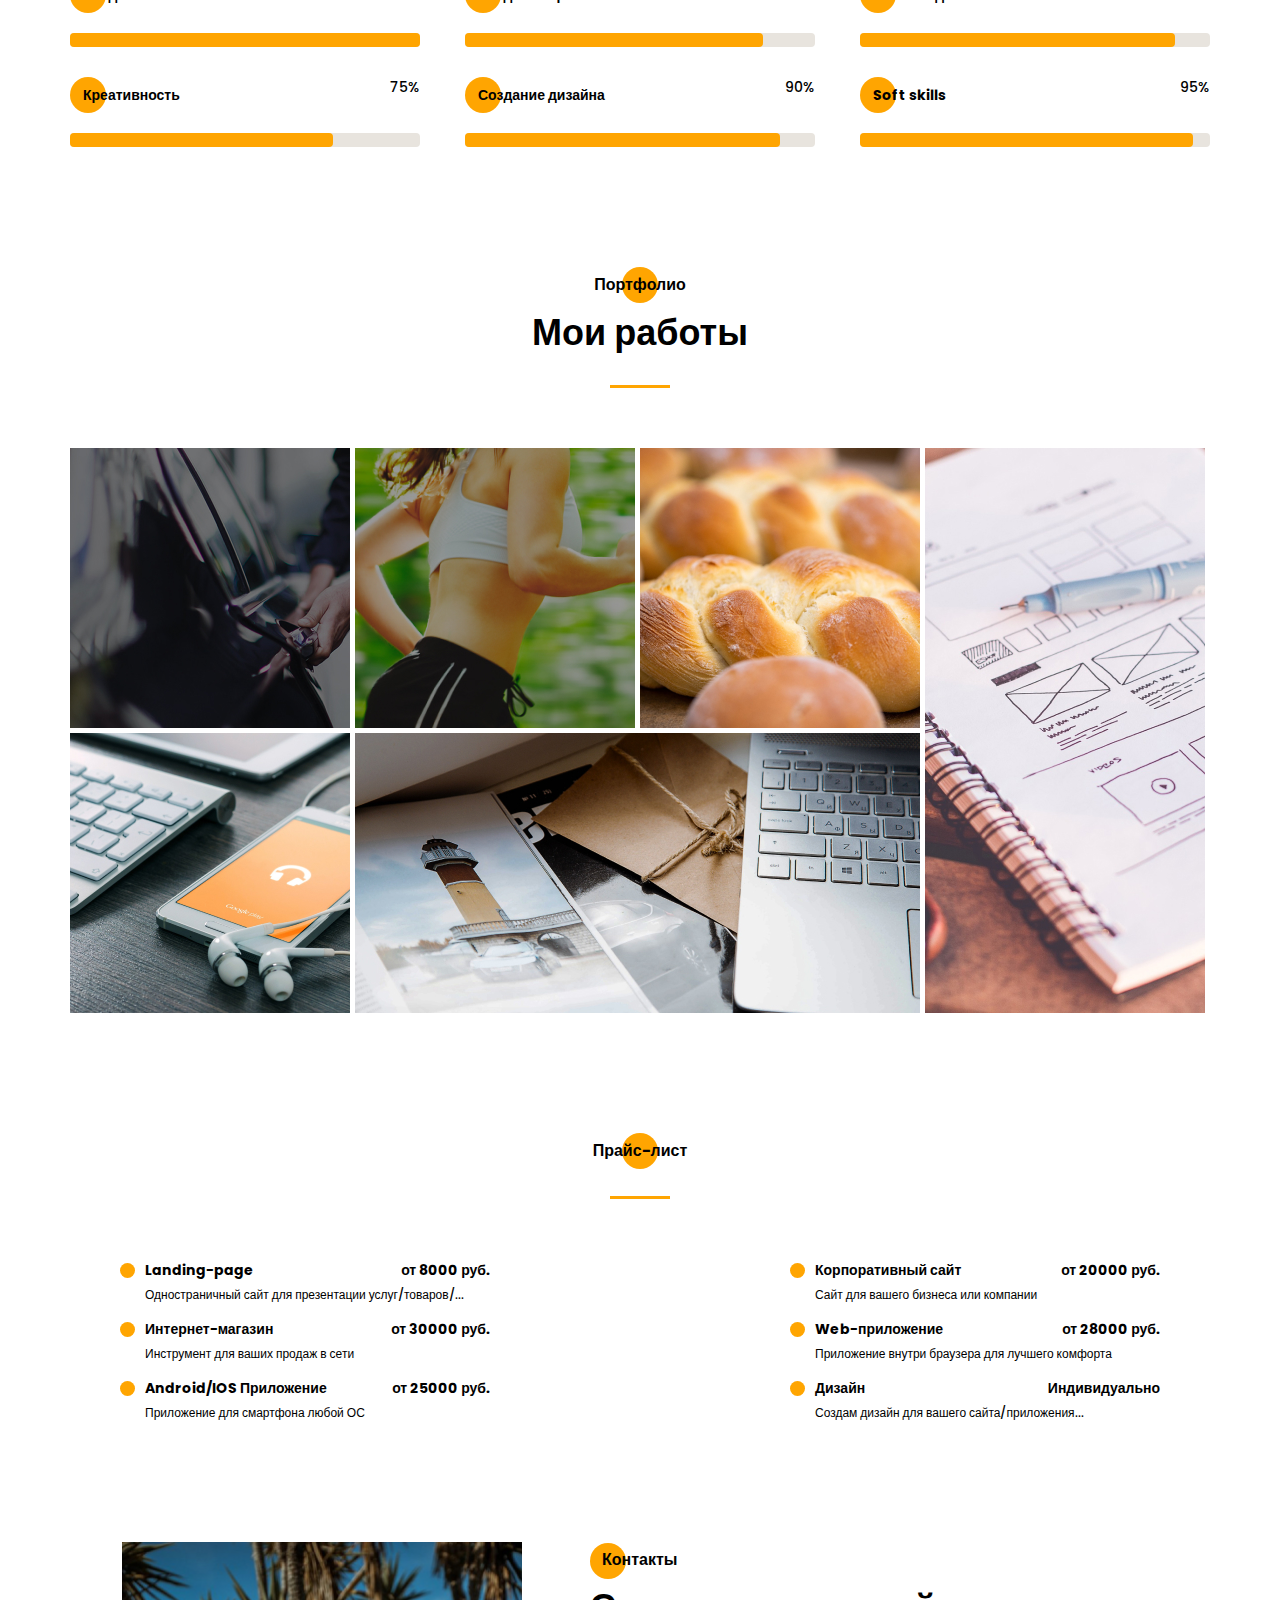
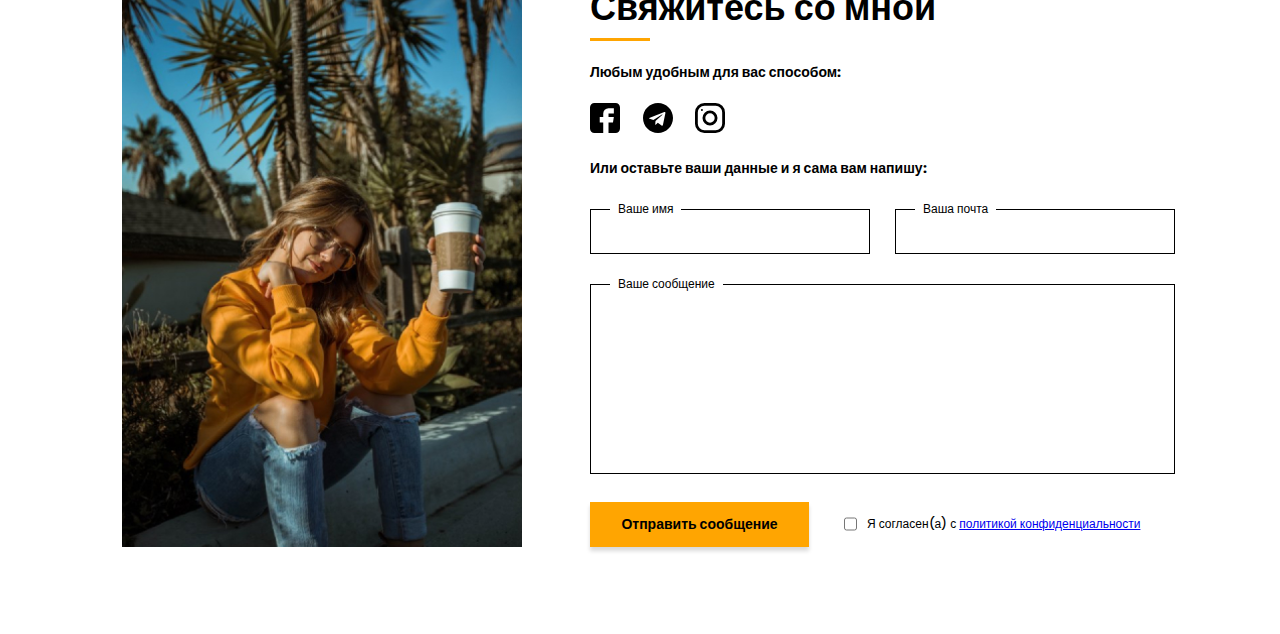
<file: portfolio/index.html>
<!doctype html><html lang="ru"><head><meta charset="UTF-8"><meta http-equiv="X-UA-Compatible" content="IE=edge"><meta name="viewport" content="width=device-width,initial-scale=1"><title>Портфолио</title><meta name="title" content="Пример портфолио"><meta name="description" content="Пример, на который можно опереться при создании своего портфолио!"><meta property="og:type" content="website"><meta property="og:url" content="https://metatags.io/"><meta property="og:title" content="Пример портфолио"><meta property="og:description" content="Пример, на который можно опереться при создании своего портфолио!"><meta property="og:image" content="https://metatags.io/assets/meta-tags-16a33a6a8531e519cc0936fbba0ad904e52d35f34a46c97a2c9f6f7dd7d336f2.png"><meta property="twitter:card" content="summary_large_image"><meta property="twitter:url" content="https://metatags.io/"><meta property="twitter:title" content="Пример портфолио"><meta property="twitter:description" content="Пример, на который можно опереться при создании своего портфолио!"><meta property="twitter:image" content="https://metatags.io/assets/meta-tags-16a33a6a8531e519cc0936fbba0ad904e52d35f34a46c97a2c9f6f7dd7d336f2.png"><link rel="apple-touch-icon" sizes="57x57" href="assets/ee2911577caf7a804006.png"><link rel="apple-touch-icon" sizes="60x60" href="assets/266f032e2e4b6ce58b95.png"><link rel="apple-touch-icon" sizes="72x72" href="assets/ae83d9c361054b6166b8.png"><link rel="apple-touch-icon" sizes="76x76" href="assets/2a3399f0866e9b191152.png"><link rel="apple-touch-icon" sizes="114x114" href="assets/67cfb8b2fe0fbef3ee91.png"><link rel="apple-touch-icon" sizes="120x120" href="assets/491ce788bfd28a585bd7.png"><link rel="apple-touch-icon" sizes="144x144" href="assets/e7fc0b61d9e7a4efebc8.png"><link rel="apple-touch-icon" sizes="152x152" href="assets/bfab19e7fa6dbaef85a7.png"><link rel="apple-touch-icon" sizes="180x180" href="assets/9f9f37ddd8666493123d.png"><link rel="icon" type="image/png" sizes="192x192" href="assets/3ad0e19f1fd14b27ad60.png"><link rel="icon" type="image/png" sizes="32x32" href="assets/e00ff466149827d6e86f.png"><link rel="icon" type="image/png" sizes="96x96" href="assets/930ce3eb5aa70e73f9dd.png"><link rel="icon" type="image/png" sizes="16x16" href="assets/a14e80be6a0bd339c286.png"><link rel="manifest" href="assets/57b4ae0d6946e03fc09c.json"><meta name="msapplication-TileColor" content="#ffffff"><meta name="msapplication-TileImage" content="assets/e7fc0b61d9e7a4efebc8.png"><meta name="theme-color" content="#ffffff"><script defer="defer" src="main.js"></script><link href="style.css" rel="stylesheet"></head><body><aside class="sidepanel"><button class="sidepanel__close"><img src="assets/20db5262c9d2037da324.svg" alt="Close"></button><nav class="sidepanel__links"><ul><li><a href="#about-me">Про меня</a></li><li><a href="#my-experience">Мой опыт</a></li><li><a href="#my-skills">Мои навыки</a></li><li><a href="#portfolio">Мои работы</a></li><li><a href="#price-list">Прайс-лист</a></li><li><a href="#contacts">Контакты</a></li></ul></nav><div class="sidepanel__social"><a href="#"><img src="assets/78b3eee9e353c6431c70.svg" alt="Github"></a><a href="#"><img src="assets/7f07f164b8f18518e3b3.svg" alt="Instagram"></a><a href="#"><img src="assets/bbbcb65c8d6dd0495740.svg" alt="Facebook"></a></div></aside><div class="overlay"></div><header class="header"><div class="container"><div class="header__title"><p>Меня зовут Александра Смит</p><h1>Я web-разработчик из города Москва</h1></div><div class="header__buttons"><button class="button">Портфолио</button><button class="button button_transparent">Про меня</button></div></div><aside class="header__socials"><p><span>Социальные сети</span></p><div class="header__divider"></div><div class="header__icons"><a class="header__socials-link" href="#"><img src="assets/78b3eee9e353c6431c70.svg" alt="Github"></a><a class="header__socials-link" href="#"><img src="assets/7f07f164b8f18518e3b3.svg" alt="Instagram"></a><a class="header__socials-link" href="#"><img src="assets/bbbcb65c8d6dd0495740.svg" alt="Facebook"></a></div></aside><button class="header__hamburger"><img src="assets/a773de087bb1e45a7843.svg" alt="Hamburger"></button></header><main><section class="about"><div class="container"><picture><source media="(max-width: 576px)" srcset="assets/cc7697b396f502a15479.jpg"><source media="(max-width: 577px)" srcset="assets/d0cb47902d7bffbd0c1d.jpg"><img src="assets/d0cb47902d7bffbd0c1d.jpg" alt="Me" class="about__image" loading="lazy"></picture><div class="about__info"><div class="about__description"><p id="about-me" class="about__description-subtitle">Про меня</p><h2>Меня зовут Александра</h2><p class="about__description-text">Lorem ipsum dolor sit amet, consectetur adipiscing elit, sed do eiusmod tempor incididunt ut labore et dolore magna aliqua. Ut enim ad minim veniam, quis nostrud exercitation ullamco laboris nisi ut aliquip ex ea commodo consequat. Duis aute irure dolor in reprehenderit in voluptate velit esse cillum dolore eu fugiat nulla pariatur. Excepteur sint occaecat cupidatat non proident, sunt in culpa qui officia deserunt mollit anim id est laborum</p></div><div class="about__skills"><div class="about__skill"><h3>Web-разработка</h3><p>Lorem ipsum dolor sit amet, consectetur adipiscing elit, sed do eiusmod tempor incididunt ut labore et dolore magna aliqua.</p></div><div class="about__skill"><h3>Разработка приложений</h3><p>Lorem ipsum dolor sit amet, consectetur adipiscing elit, sed do eiusmod tempor incididunt ut labore et dolore magna aliqua.</p></div><div class="about__skill"><h3>UI/UX Design</h3><p>Lorem ipsum dolor sit amet, consectetur adipiscing elit, sed do eiusmod tempor incididunt ut labore et dolore magna aliqua.</p></div></div></div></div></section><section id="my-experience" class="experience"><div class="container"><p class="experience__subtitle">Опыт</p><h2 class="experience__title">Чем я буду полезна</h2><div class="experience__content"><div class="experience__education"><h3>Образование</h3><ul><li><div class="experience__mini-title"><h4>МГТУ им. Н. Э. Баумана</h4><p>Диплом магистра | Москва (2014-2020)</p></div><p class="experience__description">Lorem ipsum dolor sit amet, consectetur adipiscing elit, sed do eiusmod tempor incididunt ut labore et dolore magna aliqua.Lorem ipsum dolor sit amet, consectetur adipiscing elit, sed do eiusmo.</p></li><li><div class="experience__mini-title"><h4>Udemy</h4><p>Курсы по Web-разработке</p></div><p class="experience__description">Lorem ipsum dolor sit amet, consectetur adipiscing elit, sed do eiusmod tempor incididunt ut labore et dolore magna aliqua.Lorem ipsum dolor sit amet, consectetur adipiscing elit, sed do eiusmo.</p></li></ul></div><div class="experience__work"><h3>Опыт работы</h3><ul><li><div class="experience__mini-title"><h4>Front-End Developer</h4><p>EPAM | Москва (2018-2019)</p></div><p class="experience__description">Lorem ipsum dolor sit amet, consectetur adipiscing elit, sed do eiusmod tempor incididunt ut labore et dolore magna aliqua.Lorem ipsum dolor sit amet, consectetur adipiscing elit, sed do eiusmo.</p></li><li><div class="experience__mini-title"><h4>UI/UX Designer</h4><p>Squad Team | Москва (2018)</p></div><p class="experience__description">Lorem ipsum dolor sit amet, consectetur adipiscing elit, sed do eiusmod tempor incididunt ut labore et dolore magna aliqua.Lorem ipsum dolor sit amet, consectetur adipiscing elit, sed do eiusmo.</p></li></ul></div></div></div></section><section id="my-skills" class="skills"><div class="container"><p class="skills__subtitle">Навыки</p><h2 class="skills__title">Что я использую в работе</h2><div class="skills__content"><div class="skills__skill"><div class="skills__skill-image-container"><img src="assets/4c55e8c43a0e32701160.svg" alt="HTML5"></div><h3>HTML5</h3><p>Именно он создает каркас вашего сайта или приложения, а пятая версия позволит мне создавать более SEO-оптимизированную структуру вашего продукта</p></div><div class="skills__skill"><div class="skills__skill-image-container"><img src="assets/c5a8964d131309b1f3e6.svg" alt="CSS3"></div><h3>CSS3</h3><p>Этот язык стилей позволяет мне создавать абсолютно любой внешний вид вашего сайта или приложения. Все ограничивается только вашей фантазией!</p></div><div class="skills__skill"><div class="skills__skill-image-container"><img src="assets/b0bf8c4e5e036f3cad15.svg" alt="JavaScript"></div><h3>Java Script</h3><p>Этот язык программирования позволяет оживить все что угодно: слайдеры, окна, подсказки, вкладки, получение данных от сервера и многое другое</p></div><div class="skills__skill"><div class="skills__skill-image-container"><img src="assets/48079fea085c7cbf6ba4.svg" alt="Jquery"></div><h3>Jquery</h3><p>Библиотека Jquery позволит ускорить разработку. Без необходимости интегрировать в проект мы её не будем, но навык работы с ней присутствует</p></div><div class="skills__skill"><div class="skills__skill-image-container"><img src="assets/a491cf4cad2d43f4d8c0.svg" alt="React"></div><h3>React</h3><p>Эта библиотека позволяет создавать web-приложения. Мы можем создать максимально интерактивный продукт именно под ваши цели</p></div><div class="skills__skill"><div class="skills__skill-image-container"><img src="assets/5c3bd604e2f3974fc2e1.svg" alt="Node.Js"></div><h3>Node.js</h3><p>Эта платформа позволяет создавать бэкенд для вашего продукта - “мозги”, которые будут выполнять действия, которые пользователь не видит</p></div><div class="skills__skill"><div class="skills__skill-image-container"><img src="assets/497529c04bc70028b51c.svg" alt="Mongo.db"></div><h3>Mongo.db</h3><p>Это нереляционная база данных, которая будет хранить данные вашего сайта или приложения</p></div></div><div class="skills__progress"><div class="skills__progress-item"><p>Создание сайтов</p><span class="skills__progress-percentage">100%</span><div class="skills__progress-bar"><div class="skills__progress-fill"></div></div></div><div class="skills__progress-item"><p>Создание приложений</p><span class="skills__progress-percentage">85%</span><div class="skills__progress-bar"><div class="skills__progress-fill"></div></div></div><div class="skills__progress-item"><p>Работа с данными</p><span class="skills__progress-percentage">90%</span><div class="skills__progress-bar"><div class="skills__progress-fill"></div></div></div><div class="skills__progress-item"><p>Креативность</p><span class="skills__progress-percentage">75%</span><div class="skills__progress-bar"><div class="skills__progress-fill"></div></div></div><div class="skills__progress-item"><p>Создание дизайна</p><span class="skills__progress-percentage">90%</span><div class="skills__progress-bar"><div class="skills__progress-fill"></div></div></div><div class="skills__progress-item"><p>Soft skills</p><span class="skills__progress-percentage">95%</span><div class="skills__progress-bar"><div class="skills__progress-fill"></div></div></div></div></div></section><section id="portfolio" class="portfolio"><div class="container"><p class="portfolio__subtitle">Портфолио</p><h2 class="portfolio__title">Мои работы</h2><div class="portfolio__items"><a id="first" href="#" class="portfolio__item"><img src="assets/97bf673735afea9a08c5.jpg" alt="Uber"></a><a id="second" href="#" class="portfolio__item"><img src="assets/0159271804ed2ac6491a.jpg" alt="Pulse"></a><a id="third" href="#" class="portfolio__item"><img src="assets/a480b972ce8345485061.jpg" alt="Bread"></a><a id="fourth" href="#" class="portfolio__item"><img src="assets/8ce8e9afc4622381fb7f.jpg" alt="Plans"></a><a id="fifth" href="#" class="portfolio__item"><img src="assets/ff31fe897510684208ab.jpg" alt="Ipad"></a><a id="sixth" href="#" class="portfolio__item"><img src="assets/10c18ae9ebba9acbe028.jpg" alt="Mac"></a></div></div></section><section id="price-list" class="price-list"><div class="container"><h2 class="price-list__title">Прайс-лист</h2><div class="price-list__items"><div class="price-list__item"><p class="price-list__item-name">Landing-page</p><span class="price-list__item-price">от 8000 руб.</span><p class="price-list__item-description">Одностраничный сайт для презентации услуг/товаров/...</p></div><div class="price-list__item"><p class="price-list__item-name">Корпоративный сайт</p><span class="price-list__item-price">от 20000 руб.</span><p class="price-list__item-description">Сайт для вашего бизнеса или компании</p></div><div class="price-list__item"><p class="price-list__item-name">Интернет-магазин</p><span class="price-list__item-price">от 30000 руб.</span><p class="price-list__item-description">Инструмент для ваших продаж в сети</p></div><div class="price-list__item"><p class="price-list__item-name">Web-приложение</p><span class="price-list__item-price">от 28000 руб.</span><p class="price-list__item-description">Приложение внутри браузера для лучшего комфорта</p></div><div class="price-list__item"><p class="price-list__item-name">Android/IOS Приложение</p><span class="price-list__item-price">от 25000 руб.</span><p class="price-list__item-description">Приложение для смартфона любой ОС</p></div><div class="price-list__item"><p class="price-list__item-name">Дизайн</p><span class="price-list__item-price">Индивидуально</span><p class="price-list__item-description">Создам дизайн для вашего сайта/приложения...</p></div></div></div></section><section id="contacts" class="contacts"><div class="container"><img src="assets/d0cb47902d7bffbd0c1d.jpg" alt="Me" class="contacts__image"><div><div class="contacts__info"><p class="contacts__subtitle">Контакты</p><h2 class="contacts__title">Свяжитесь со мной</h2><span>Любым удобным для вас способом:</span><div class="contacts__social"><a class="contacts__social-icon" href="#"><img src="assets/edc173ae76c3e6ec0f2a.svg" alt="Github"></a><a class="contacts__social-icon" href="#"><img src="assets/9f0e2fa43542d0bc05ad.svg" alt="Instagram"></a><a class="contacts__social-icon" href="#"><img src="assets/bf6b9793ea7d265bc985.svg" alt="Facebook"></a></div><span>Или оставьте ваши данные и я сама вам напишу:</span></div><form id="contact-from" class="contacts__form"><div class="contacts__form-field"><label for="name">Ваше имя</label> <input id="name" name="name" required></div><div class="contacts__form-field"><label for="email">Ваша почта</label> <input id="email" name="email" required></div><div class="contacts__form-field"><label for="message">Ваше сообщение</label> <textarea id="message" name="message"></textarea></div></form><div class="contacts__outside"><button form="contact-from" class="contacts__form-button">Отправить сообщение</button> <label><input form="contact-from" type="checkbox" required> <span>Я согласен(а) с <a href="pages/privacy.html">политикой конфиденциальности</a></span></label></div></div></div></section></main></body></html>
</file>
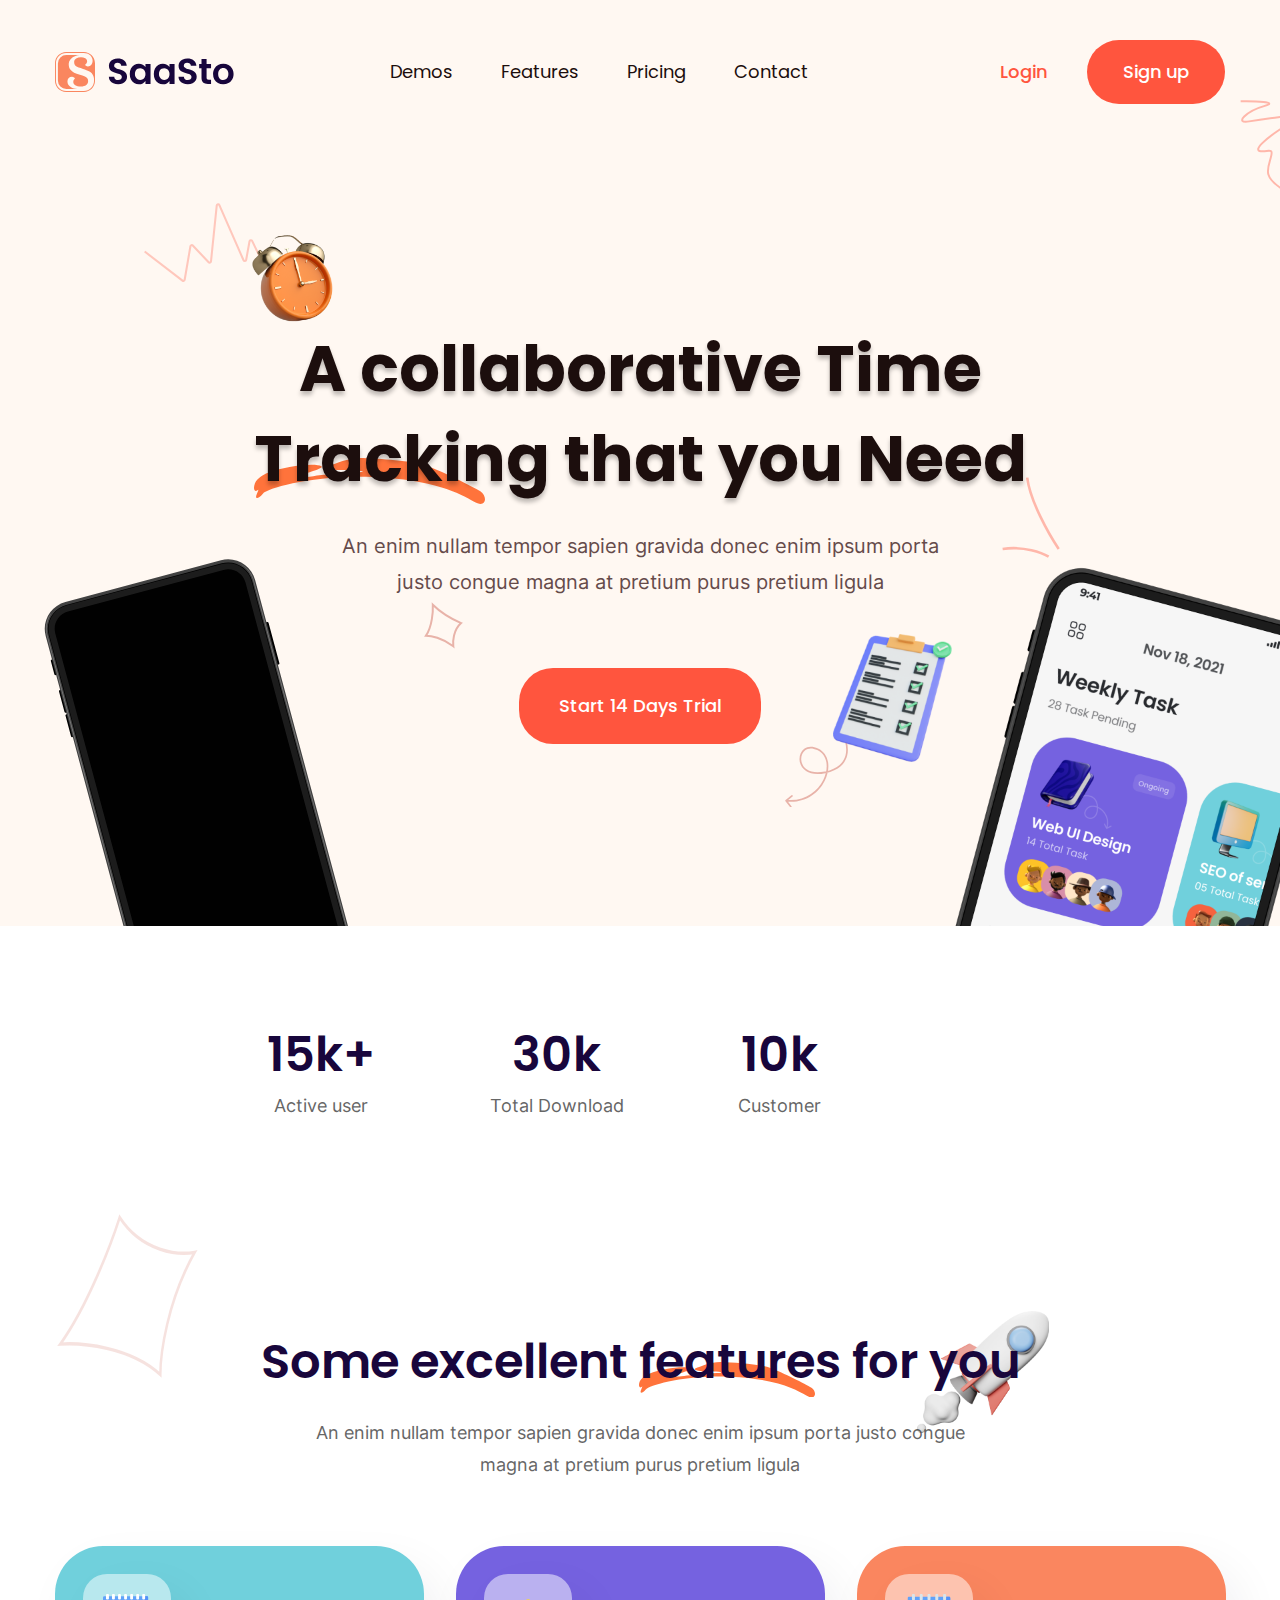
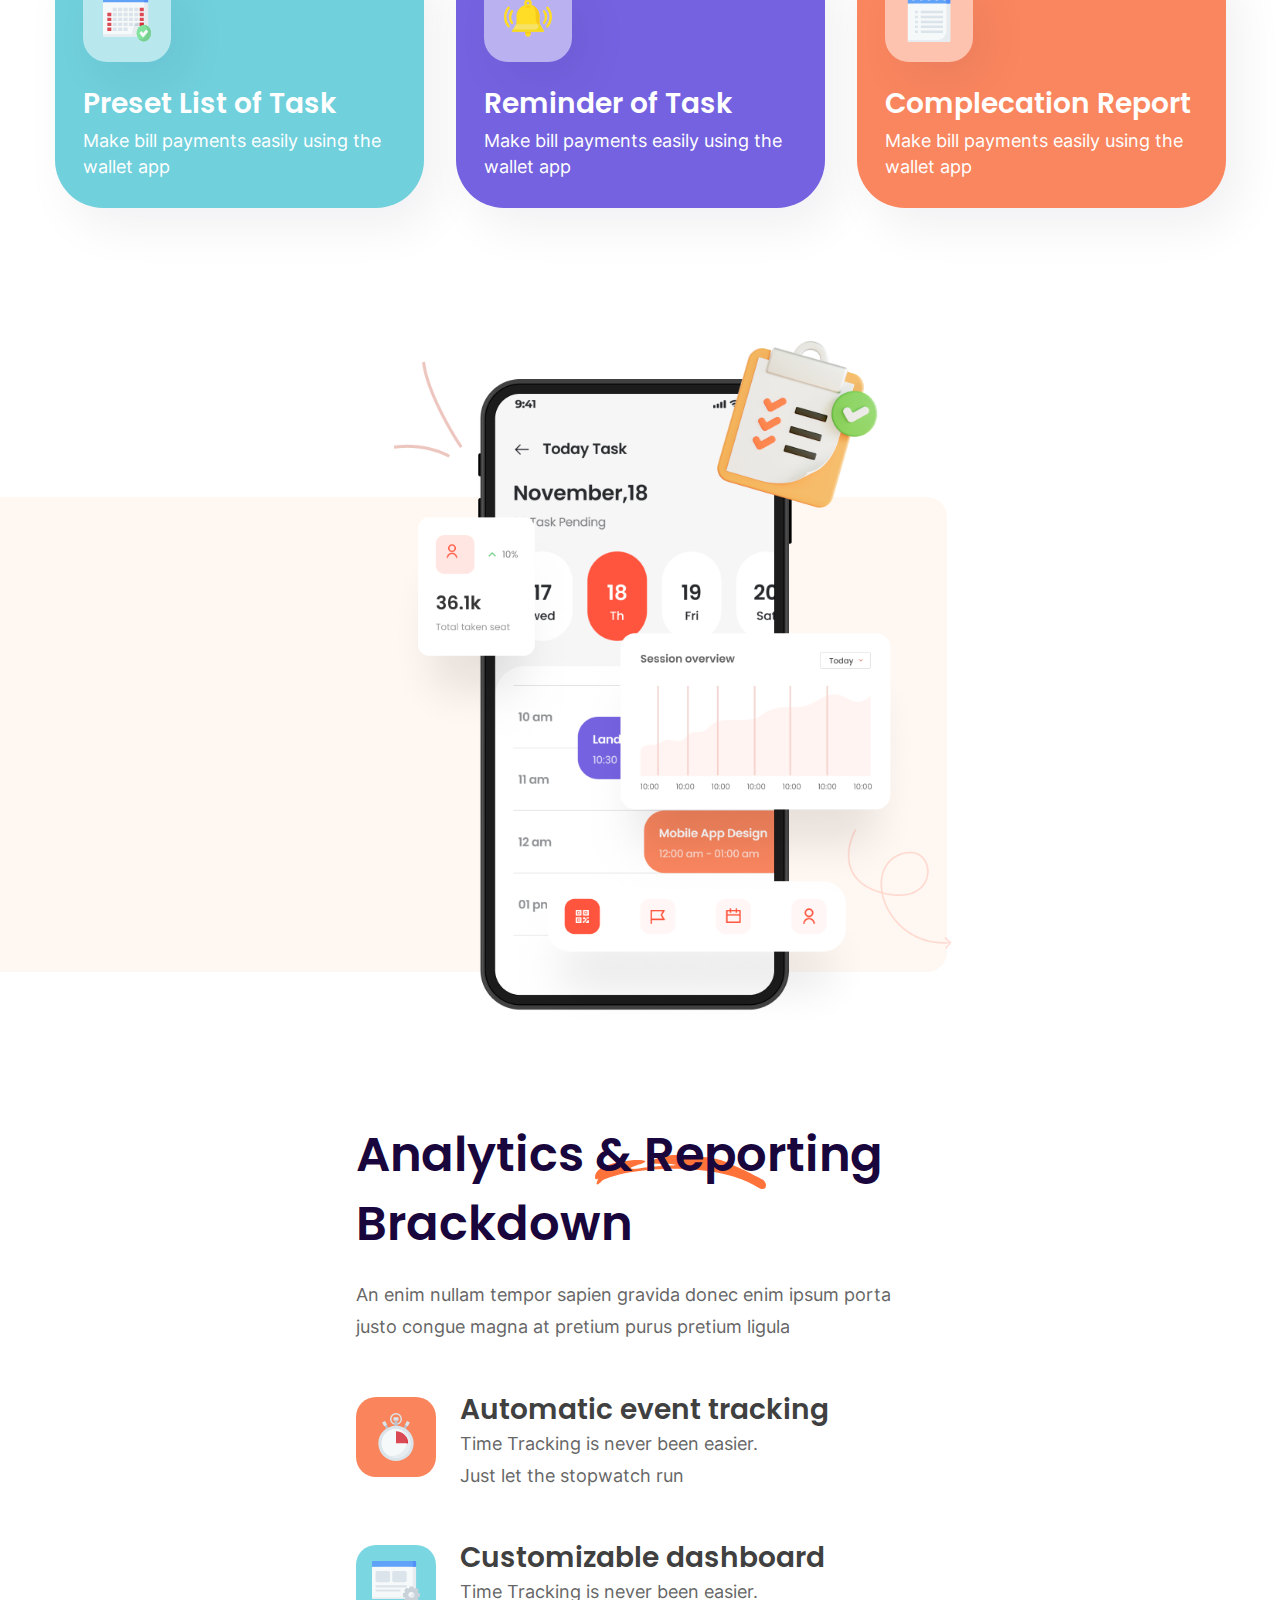
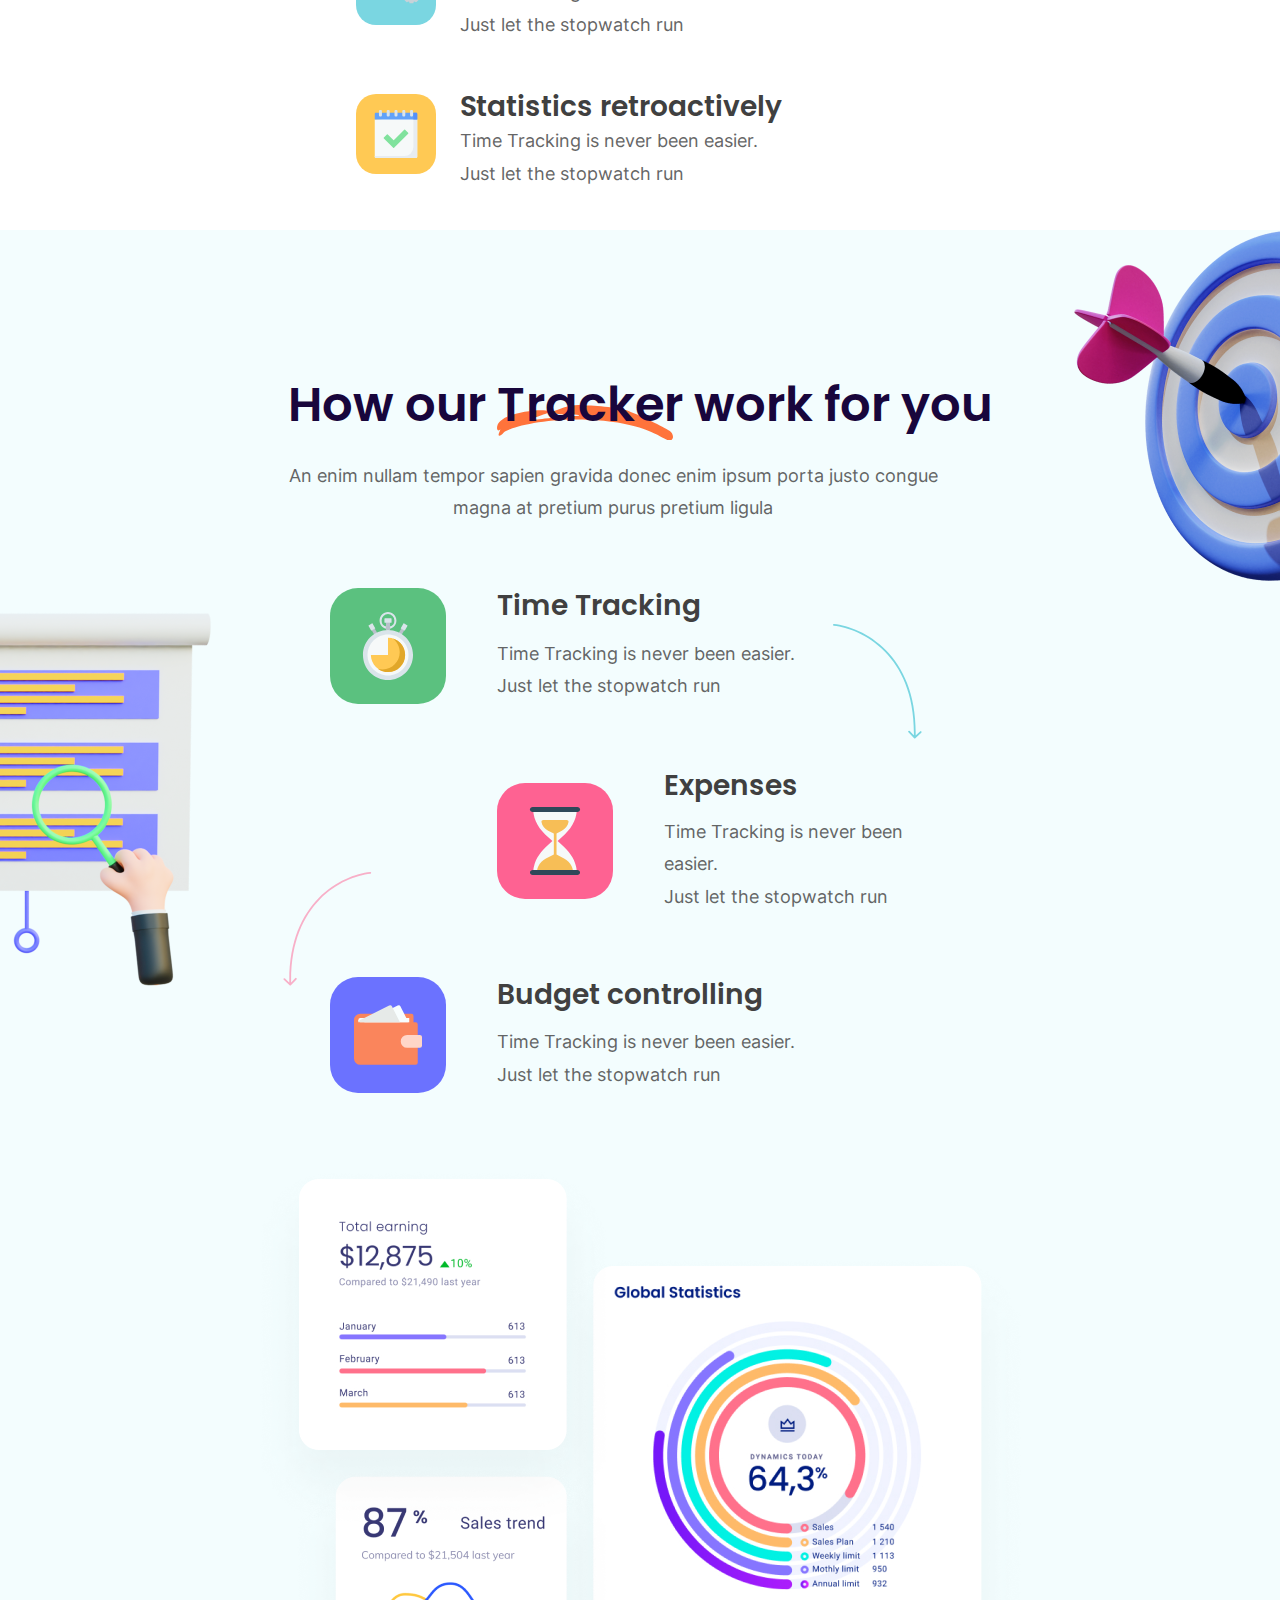
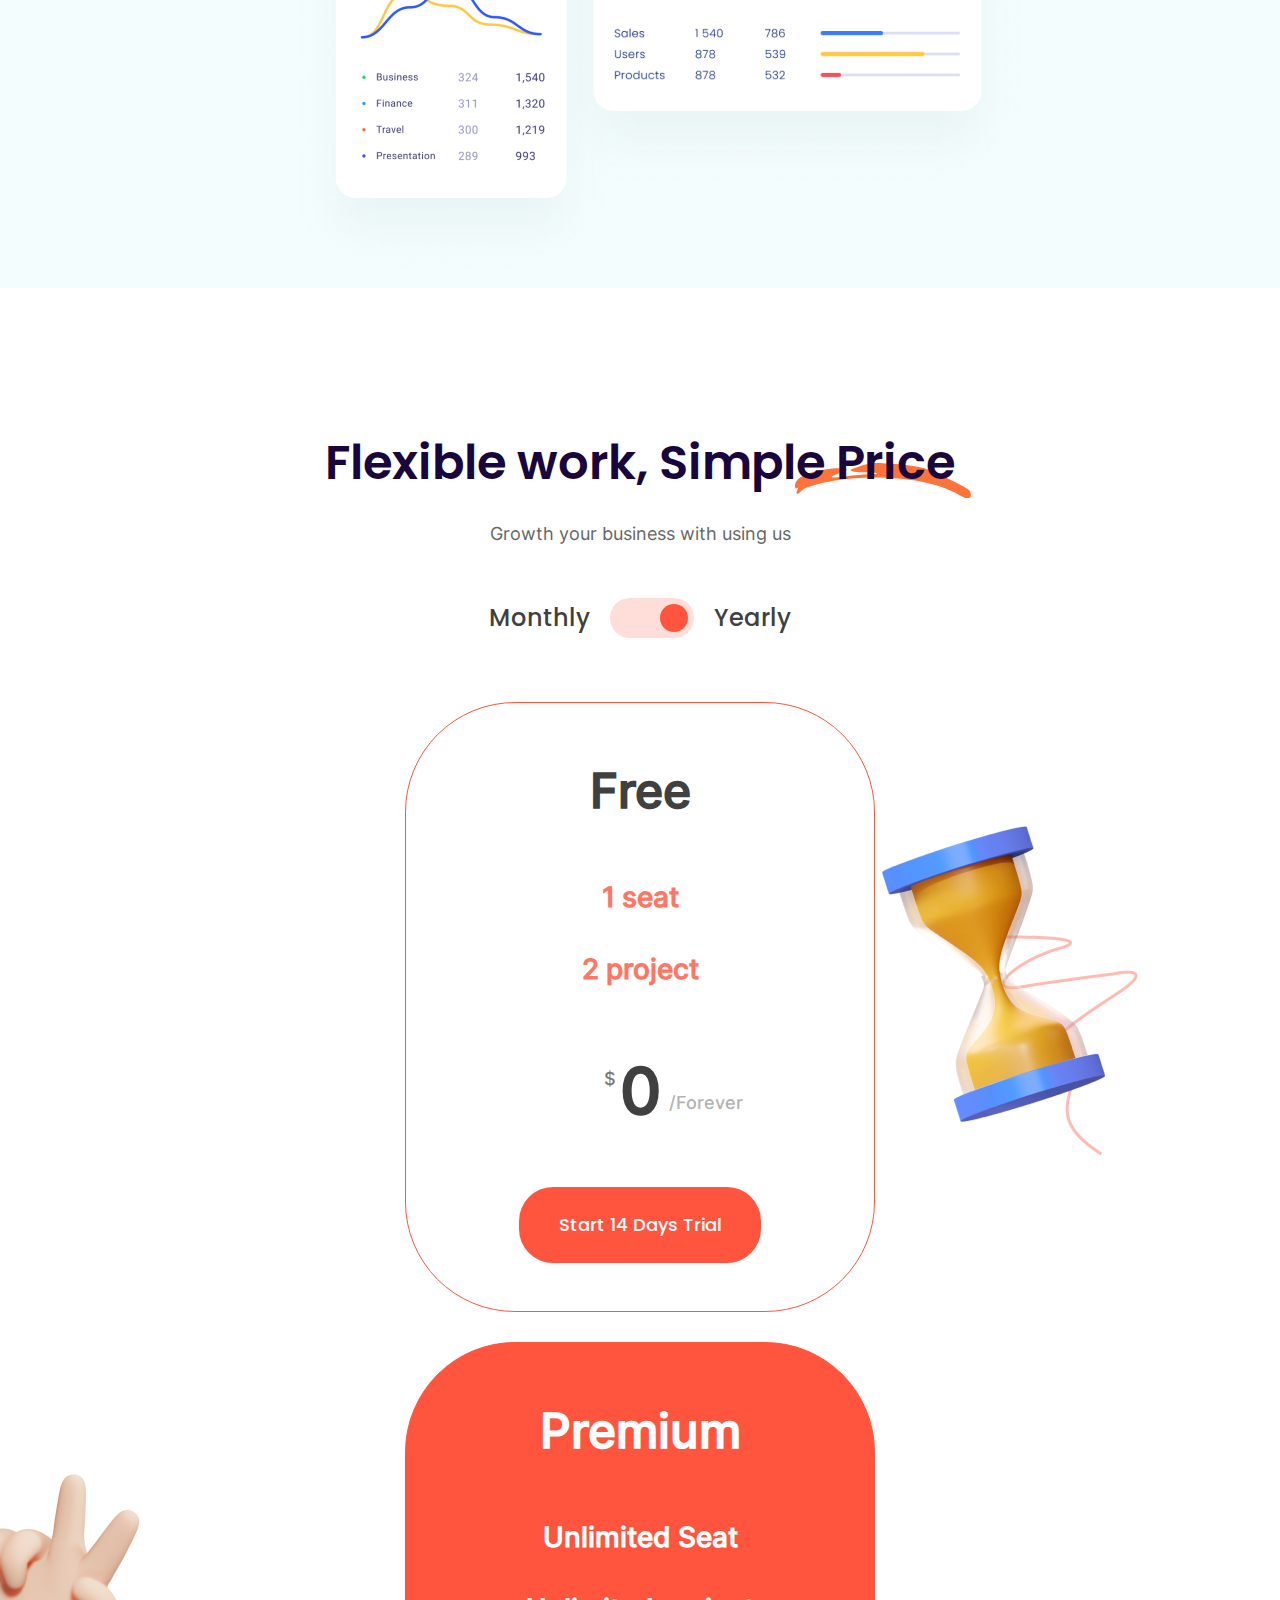
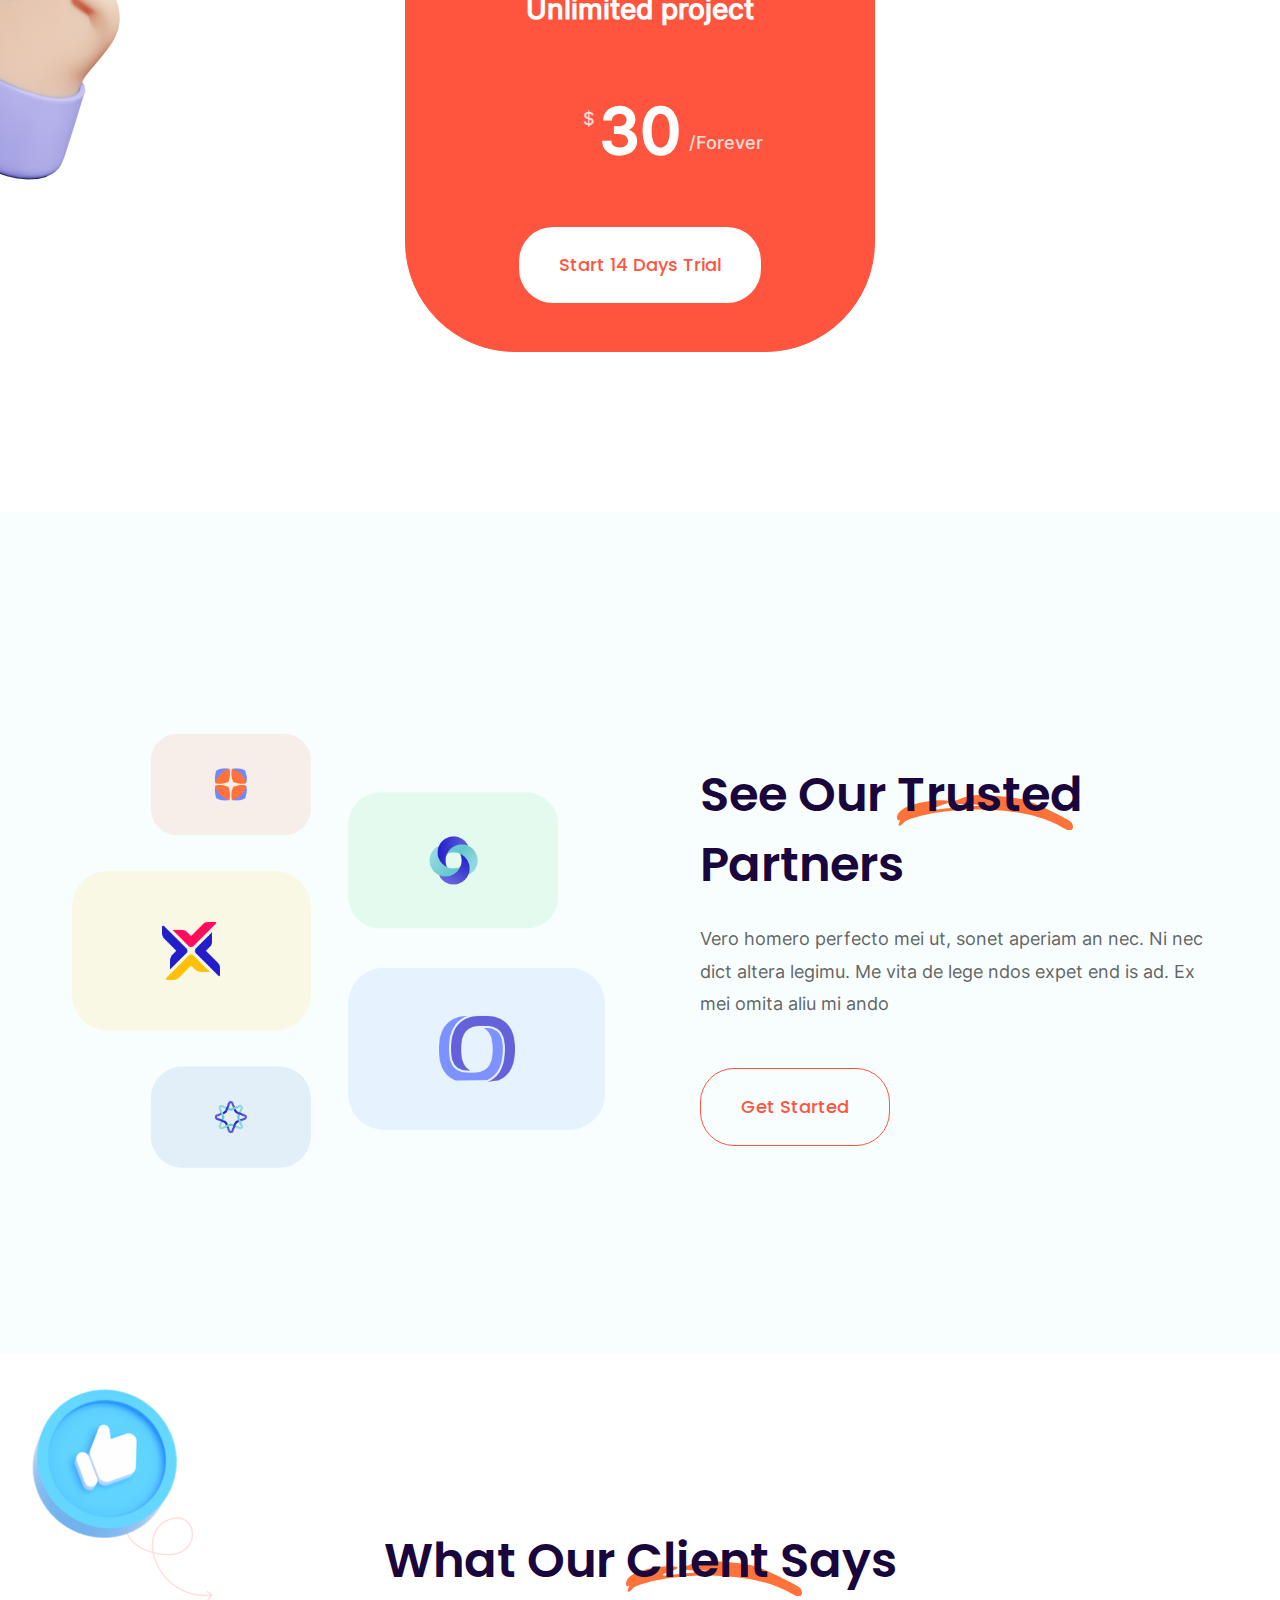
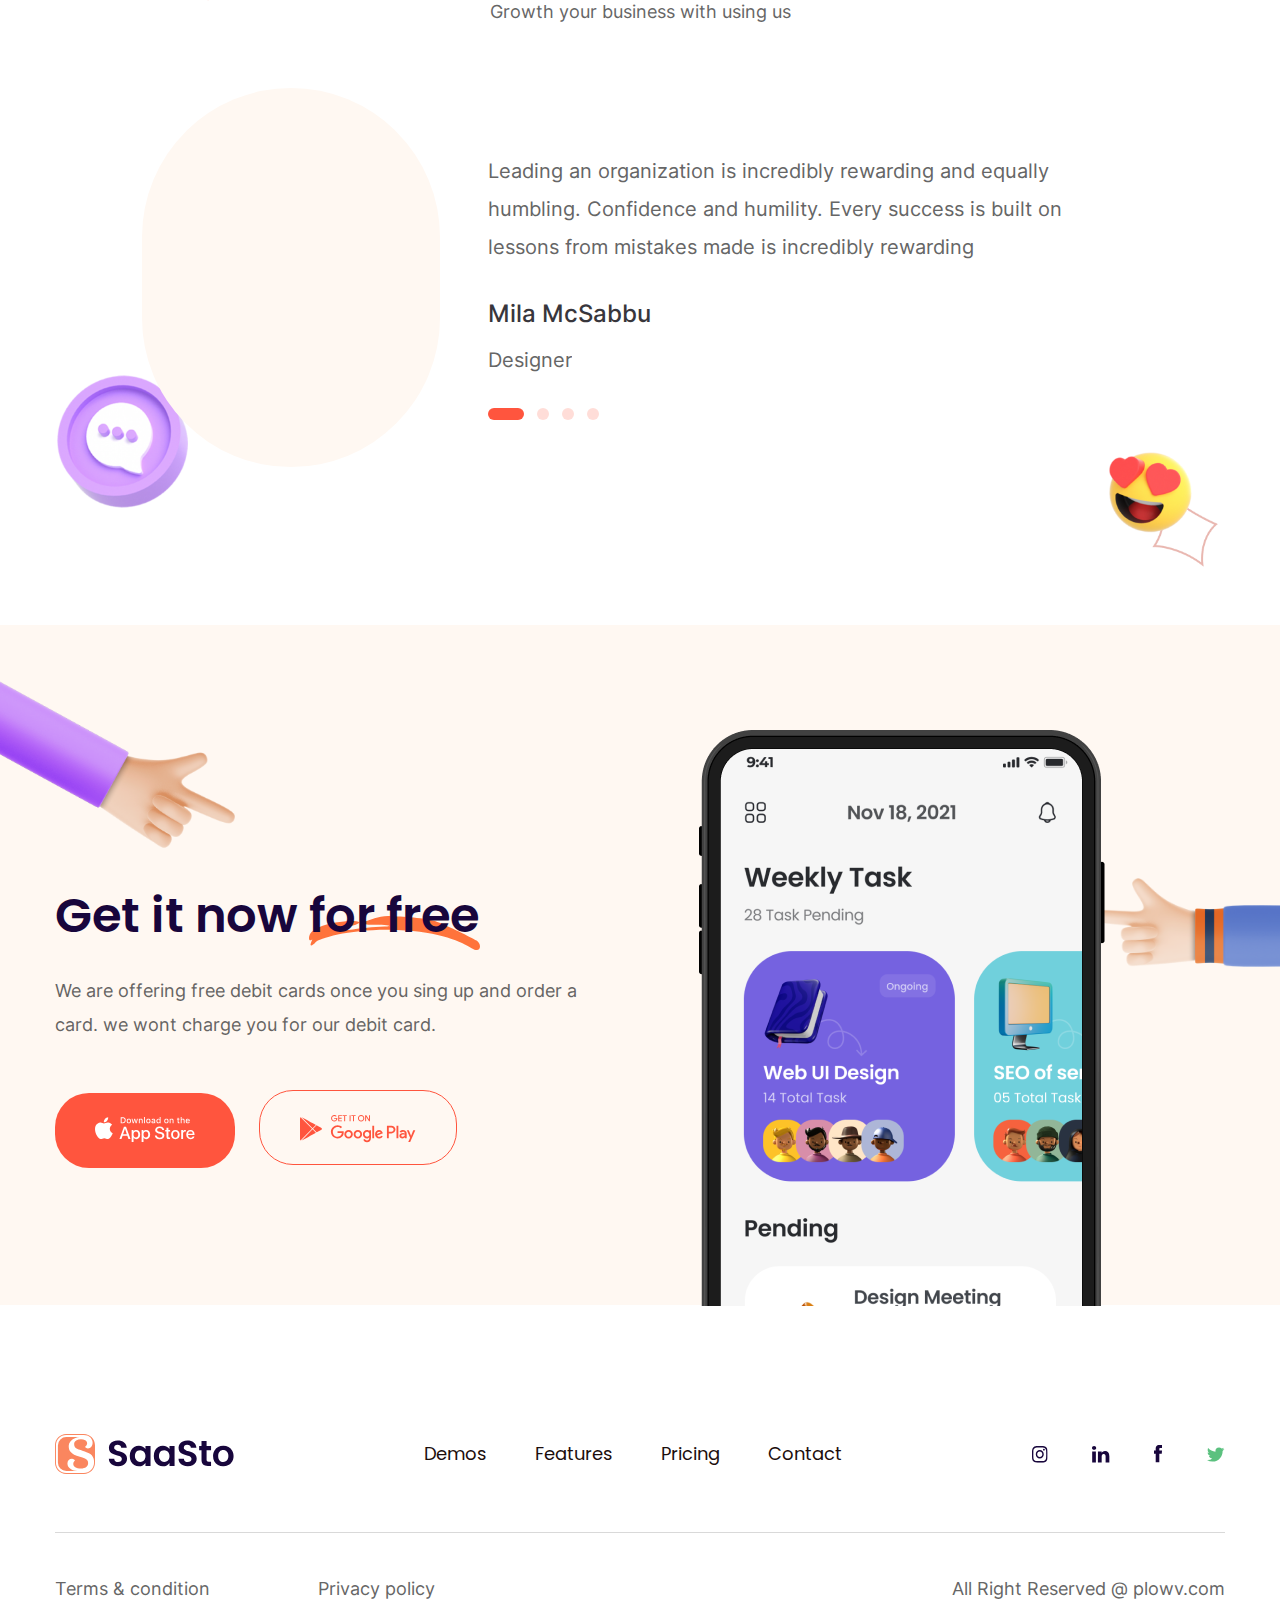
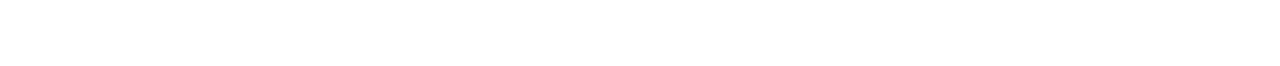
<file: saasto/index.html>
<!DOCTYPE html><html lang="en"><head><meta charset="UTF-8"><meta http-equiv="X-UA-Compatible" content="IE=edge"><meta name="viewport" content="width=device-width,initial-scale=1"><title>SaaSto</title><meta name="description" content="A collaborative Time Tracking that you Need"><link rel="stylesheet" href="./style.min.css"><link rel="apple-touch-icon" sizes="180x180" href="/apple-touch-icon.png"><link rel="icon" type="image/png" sizes="32x32" href="/favicon-32x32.png"><link rel="icon" type="image/png" sizes="16x16" href="/favicon-16x16.png"><link rel="manifest" href="/site.webmanifest"><link rel="mask-icon" href="/safari-pinned-tab.svg" color="#5bbad5"><meta name="msapplication-TileColor" content="#da532c"><meta name="theme-color" content="#ffffff"></head><body><header class="promo"><div class="navigation"><a class="logo" href="#"><img src="./images/logo.svg" alt="SaaSto"></a><nav><ul class="navigation__list"><li><a href="#demos">Demos</a></li><li><a href="#features">Features</a></li><li><a href="#pricing">Pricing</a></li><li><a href="#contact">Contact</a></li></ul></nav><div class="promo__buttons"><button class="button button_transparent">Login</button> <button class="button">Sign up</button></div><div class="promo__burger-menu"><button><img src="./images/promo/burger.svg" alt=""></button></div></div><div class="promo__info"><h1 class="title title_main">A collaborative Time <span class="underline">Tracking</span> that you Need</h1><p class="description description_main">An enim nullam tempor sapien gravida donec enim ipsum porta justo congue magna at pretium purus pretium ligula</p><button class="button button_big">Start 14 Days Trial</button></div><img class="promo__image promo__image_phone-left" src="./images/promo/mobile-1.svg" alt="phone with screen switched off"><div class="promo__image promo__image_phone-right"><img src="./images/promo/mobile-2.png" alt="phone with SaaSto mobile app on screen"></div><div class="promo__image promo__image_alarm-clock"><img src="./images/promo/alarm-clock.png" alt="alarm clock"></div><div class="promo__image promo__image_checklist"><img src="./images/promo/checklist.png" alt="form with checked checkboxes"></div><img class="promo__image promo__image_bg-line" src="./images/promo/line-1.svg" alt=""> <img class="promo__image promo__image_bg-rhombus" src="./images/promo/rhombus.svg" alt=""></header><main><section id="features" class="features"><div class="features__content"><div class="features__expertises"><div class="features__expertises-item"><p class="title">15k+</p><p class="description">Active user</p></div><hr><div class="features__expertises-item"><p class="title">30k</p><p class="description">Total Download</p></div><hr><div class="features__expertises-item"><p class="title">10k</p><p class="description">Customer</p></div></div><h2 class="title features__title">Some excellent <span class="underline">features</span> for you</h2><p class="description">An enim nullam tempor sapien gravida donec enim ipsum porta justo congue magna at pretium purus pretium ligula</p><div><ul class="features__cards"><li class="features__card"><img src="./images/features/list-icon.svg" alt="list of tasks"><h3>Preset List of Task</h3><p>Make bill payments easily using the wallet app</p></li><li class="features__card"><img src="./images/features/bell-icon.svg" alt="bell"><h3>Reminder of Task</h3><p>Make bill payments easily using the wallet app</p></li><li class="features__card"><img src="./images/features/report-icon.svg" alt="report list"><h3>Complecation Report</h3><p>Make bill payments easily using the wallet app</p></li></ul></div><img class="features__rocket" src="./images/features/rocket.png" alt="rocket"> <img class="features__bg-rhombus" src="./images/features/features-rhombus.svg" alt=""></div></section><section class="analytics"><div class="analytics__content"><figure class="analytics__illustration"><img src="./images/analytics/analytics-illustration.png" alt="phone with several saasto widgets"></figure><div class="analytics__info"><h2 class="title">Analytics <span class="underline">& Reporting</span> Brackdown</h2><p class="description">An enim nullam tempor sapien gravida donec enim ipsum porta justo congue magna at pretium purus pretium ligula</p><ul class="analytics__features"><li><figure><img src="./images/analytics/clock.svg" alt="clock showing 15 minutes of the current hour"></figure><div><h3 class="title title_secondary">Automatic event tracking</h3><p class="description">Time Tracking is never been easier.<br>Just let the stopwatch run</p></div></li><li><figure><img src="./images/analytics/dashboard.svg" alt="user interface with a gear in the lower right corner"></figure><div><h3 class="title title_secondary">Customizable dashboard</h3><p class="description">Time Tracking is never been easier.<br>Just let the stopwatch run</p></div></li><li><figure><img src="./images/analytics/calendar.svg" alt="notepad with a green check mark"></figure><div><h3 class="title title_secondary">Statistics retroactively</h3><p class="description">Time Tracking is never been easier.<br>Just let the stopwatch run</p></div></li></ul></div></div><div class="analytics__bg-rectangle"></div></section><section class="tracker"><div class="container"><div class="tracker__info"><h2 class="title">How our <span class="underline">Tracker</span> work for you</h2><p class="description">An enim nullam tempor sapien gravida donec enim ipsum porta justo congue magna at pretium purus pretium ligula</p><ul class="tracker__features"><li><img src="./images/tracker/clock.svg" alt="clock"><h3 class="title title_secondary">Time Tracking</h3><p class="description">Time Tracking is never been easier.<br>Just let the stopwatch run</p></li><li><img src="./images/tracker/hourglass.svg" alt="hourglass"><h3 class="title title_secondary">Expenses</h3><p class="description">Time Tracking is never been easier.<br>Just let the stopwatch run</p></li><li><img src="./images/tracker/wallet.svg" alt="wallet"><h3 class="title title_secondary">Budget controlling</h3><p class="description">Time Tracking is never been easier.<br>Just let the stopwatch run</p></li></ul></div><picture class="tracker__illustration"><source media="(max-width: 768px)" srcset="./images/tracker/stats-illustration-mobile.png"><img src="./images/tracker/stats-illustration.png" alt="statistics"></picture></div></section><section id="pricing" class="prices"><h2 class="title">Flexible work, Simple <span class="underline">Price</span></h2><p class="description">Growth your business with using us</p><div class="prices__filter">Monthly <button class="toggle toggle_on"></button> Yearly</div><div class="prices__plans"><div class="prices__plan"><h3>Free</h3><p class="prices__description">1 seat</p><p class="prices__description">2 project</p><p class="prices__price">0</p><button class="button button_big">Start 14 Days Trial</button></div><div class="prices__plan prices__plan_premium"><h3>Premium</h3><p class="prices__description">Unlimited Seat</p><p class="prices__description">Unlimited project</p><p class="prices__price">30</p><button class="button button_big button_white">Start 14 Days Trial</button></div></div></section><section class="partners"><div class="container"><picture><source media="(max-width: 768px)" srcset="./images/partners/partners-illustration-mobile.png"><img src="./images/partners/partners-illustration.png" alt="logos of our partners"></picture><div><h2 class="title">See Our <span class="underline">trusted</span> partners</h2><p class="description">Vero homero perfecto mei ut, sonet aperiam an nec. Ni nec dict altera legimu. Me vita de lege ndos expet end is ad. Ex mei omita aliu mi ando</p><button class="button button_big button_transparent button_transparent_bordered">Get Started</button></div></div></section><section class="client"><h2 class="title">What our <span class="underline">client</span> says</h2><p class="description">Growth your business with using us</p><div class="client__container"><div class="client__image"><!-- <img src="" alt=""> --></div><div class="client__text"><p class="description client__review">Leading an organization is incredibly rewarding and equally humbling. Confidence and humility. Every success is built on lessons from mistakes made is incredibly rewarding</p><p class="client__name">Mila McSabbu</p><p class="description client__position">Designer</p><div class="client__navigator"><div class="client__navigator-item client__navigator-item_active"></div><div class="client__navigator-item"></div><div class="client__navigator-item"></div><div class="client__navigator-item"></div></div></div></div></section><section class="app"><div class="container"><div><h2 class="title">Get it now <span class="underline">for free</span></h2><p class="description">We are offering free debit cards once you sing up and order a card. we wont charge you for our debit card.</p><button class="button button_big"><svg width="100" height="26" viewBox="0 0 100 26" fill="none" xmlns="http://www.w3.org/2000/svg"><path d="M14.7973 11.8636C14.8081 11.0289 15.0298 10.2105 15.4418 9.48457C15.8538 8.75861 16.4428 8.14868 17.1539 7.7115C16.7021 7.06634 16.1062 6.5354 15.4134 6.16085C14.7205 5.7863 13.9499 5.57845 13.1627 5.55382C11.4835 5.37756 9.85552 6.55865 8.99981 6.55865C8.12754 6.55865 6.81004 5.57132 5.39131 5.60051C4.47364 5.63016 3.57929 5.89701 2.79541 6.37507C2.01154 6.85313 1.36486 7.52609 0.918393 8.32838C-1.01561 11.6768 0.426982 16.5979 2.27959 19.3045C3.20649 20.6298 4.28977 22.1103 5.70722 22.0578C7.09428 22.0002 7.61232 21.1733 9.28662 21.1733C10.9454 21.1733 11.4314 22.0578 12.8776 22.0244C14.366 22.0002 15.3038 20.6931 16.1981 19.3552C16.8641 18.4109 17.3766 17.3672 17.7166 16.2627C16.8518 15.897 16.1139 15.2848 15.5948 14.5025C15.0757 13.7202 14.7983 12.8024 14.7973 11.8636Z" fill="white"/><path d="M12.0649 3.77382C12.8764 2.79961 13.2763 1.54744 13.1794 0.283203C11.9396 0.413424 10.7943 1.00598 9.97186 1.94281C9.56971 2.40048 9.26172 2.93291 9.06547 3.50968C8.86923 4.08645 8.78858 4.69625 8.82815 5.3042C9.44829 5.31059 10.0618 5.17618 10.6225 4.91109C11.1831 4.646 11.6763 4.25715 12.0649 3.77382Z" fill="white"/><path d="M32.3301 18.7027H27.5967L26.46 22.0591H24.4551L28.9385 9.64111H31.0215L35.5049 22.0591H33.4658L32.3301 18.7027ZM28.0869 17.1538H31.8389L29.9893 11.7066H29.9375L28.0869 17.1538Z" fill="white"/><path d="M45.1866 17.5327C45.1866 20.3462 43.6807 22.1538 41.4082 22.1538C40.8326 22.1839 40.2601 22.0513 39.7563 21.7711C39.2525 21.491 38.8378 21.0747 38.5596 20.5698H38.5166V25.0542H36.6582V13.0053H38.4571V14.5112H38.4912C38.7822 14.0087 39.2039 13.5945 39.7116 13.3127C40.2192 13.0308 40.7937 12.8919 41.3741 12.9106C43.6719 12.9106 45.1866 14.727 45.1866 17.5327ZM43.2764 17.5327C43.2764 15.6997 42.3291 14.4946 40.8838 14.4946C39.4639 14.4946 38.5088 15.7251 38.5088 17.5327C38.5088 19.3569 39.4639 20.5786 40.8838 20.5786C42.3291 20.5786 43.2764 19.3823 43.2764 17.5327Z" fill="white"/><path d="M55.1514 17.5327C55.1514 20.3462 53.6455 22.1538 51.3731 22.1538C50.7974 22.1839 50.2249 22.0513 49.7211 21.7711C49.2173 21.491 48.8026 21.0747 48.5244 20.5698H48.4814V25.0541H46.623V13.0053H48.4219V14.5112H48.456C48.747 14.0087 49.1687 13.5945 49.6764 13.3127C50.184 13.0308 50.7585 12.8919 51.3389 12.9106C53.6367 12.9106 55.1514 14.727 55.1514 17.5327ZM53.2412 17.5327C53.2412 15.6997 52.294 14.4946 50.8487 14.4946C49.4287 14.4946 48.4737 15.7251 48.4737 17.5327C48.4737 19.3569 49.4287 20.5786 50.8487 20.5786C52.294 20.5786 53.2412 19.3823 53.2412 17.5327H53.2412Z" fill="white"/><path d="M61.7383 18.5992C61.876 19.8306 63.0723 20.6392 64.7071 20.6392C66.2735 20.6392 67.4004 19.8306 67.4004 18.7202C67.4004 17.7564 66.7207 17.1792 65.1114 16.7837L63.502 16.396C61.2217 15.8452 60.1631 14.7788 60.1631 13.0483C60.1631 10.9058 62.0303 9.43408 64.6817 9.43408C67.3057 9.43408 69.1045 10.9058 69.1651 13.0483H67.2891C67.1768 11.8091 66.1524 11.061 64.6553 11.061C63.1582 11.061 62.1338 11.8179 62.1338 12.9194C62.1338 13.7974 62.7881 14.314 64.3887 14.7094L65.7568 15.0454C68.3047 15.6479 69.3633 16.6714 69.3633 18.4878C69.3633 20.811 67.5127 22.2661 64.5693 22.2661C61.8154 22.2661 59.9561 20.8452 59.8359 18.5991L61.7383 18.5992Z" fill="white"/><path d="M73.375 10.8628V13.0054H75.0967V14.4771H73.375V19.4683C73.375 20.2437 73.7197 20.605 74.4766 20.605C74.6809 20.6014 74.885 20.5871 75.0879 20.562V22.0249C74.7476 22.0885 74.4018 22.1172 74.0557 22.1108C72.2227 22.1108 71.5078 21.4223 71.5078 19.6665V14.4771H70.1914V13.0054H71.5078V10.8628H73.375Z" fill="white"/><path d="M76.0938 17.5327C76.0938 14.6841 77.7715 12.894 80.3877 12.894C83.0127 12.894 84.6826 14.684 84.6826 17.5327C84.6826 20.3892 83.0215 22.1714 80.3877 22.1714C77.7548 22.1714 76.0938 20.3892 76.0938 17.5327ZM82.7891 17.5327C82.7891 15.5786 81.8935 14.4253 80.3877 14.4253C78.8818 14.4253 77.9873 15.5874 77.9873 17.5327C77.9873 19.4946 78.8818 20.6392 80.3877 20.6392C81.8935 20.6392 82.789 19.4946 82.789 17.5327H82.7891Z" fill="white"/><path d="M86.2129 13.0055H87.9854V14.5465H88.0284C88.1483 14.0652 88.4302 13.6399 88.8268 13.342C89.2234 13.0441 89.7105 12.8918 90.2061 12.9108C90.4203 12.91 90.6338 12.9333 90.8428 12.9801V14.7184C90.5724 14.6358 90.2904 14.5978 90.0078 14.6061C89.7378 14.5951 89.4687 14.6427 89.2188 14.7456C88.969 14.8485 88.7444 15.0042 88.5604 15.2021C88.3764 15.4 88.2375 15.6354 88.153 15.892C88.0686 16.1487 88.0407 16.4206 88.0713 16.6891V22.0592H86.2129L86.2129 13.0055Z" fill="white"/><path d="M99.4131 19.3999C99.1631 21.0435 97.5625 22.1714 95.5146 22.1714C92.8809 22.1714 91.2461 20.4067 91.2461 17.5757C91.2461 14.7358 92.8896 12.894 95.4365 12.894C97.9414 12.894 99.5166 14.6147 99.5166 17.3599V17.9966H93.1221V18.1089C93.0926 18.4421 93.1343 18.7778 93.2445 19.0936C93.3546 19.4094 93.5308 19.6982 93.7611 19.9408C93.9915 20.1833 94.2708 20.3741 94.5805 20.5004C94.8903 20.6267 95.2233 20.6856 95.5576 20.6733C95.9968 20.7145 96.4375 20.6128 96.8142 20.3833C97.1909 20.1539 97.4835 19.809 97.6484 19.3999L99.4131 19.3999ZM93.1309 16.6978H97.6572C97.6739 16.3982 97.6285 16.0983 97.5238 15.8171C97.4191 15.5359 97.2575 15.2794 97.0489 15.0636C96.8404 14.8479 96.5895 14.6775 96.3121 14.5633C96.0346 14.4491 95.7365 14.3935 95.4365 14.3999C95.1339 14.3981 94.8339 14.4562 94.5539 14.571C94.2738 14.6857 94.0193 14.8548 93.8049 15.0684C93.5905 15.2821 93.4206 15.536 93.3049 15.8157C93.1892 16.0953 93.1301 16.3951 93.1309 16.6978V16.6978Z" fill="white"/><path d="M27.8545 0.29388C28.2441 0.265921 28.6351 0.324781 28.9992 0.466214C29.3633 0.607647 29.6915 0.828127 29.9601 1.11175C30.2286 1.39538 30.4309 1.73508 30.5523 2.10635C30.6737 2.47762 30.7112 2.87121 30.6621 3.25872C30.6621 5.16497 29.6318 6.26072 27.8545 6.26072H25.6992V0.29388H27.8545ZM26.626 5.41688H27.751C28.0294 5.43352 28.308 5.38787 28.5665 5.28326C28.8251 5.17865 29.057 5.0177 29.2455 4.81213C29.434 4.60657 29.5743 4.36156 29.6562 4.09494C29.738 3.82832 29.7594 3.5468 29.7187 3.27088C29.7564 2.99605 29.7329 2.71627 29.6498 2.45161C29.5667 2.18695 29.426 1.94394 29.238 1.74001C29.0499 1.53608 28.8191 1.37628 28.562 1.27204C28.3049 1.1678 28.028 1.12172 27.751 1.13709H26.626V5.41688Z" fill="white"/><path d="M31.7093 4.00728C31.681 3.71136 31.7148 3.41279 31.8086 3.13072C31.9025 2.84865 32.0542 2.58931 32.2542 2.36933C32.4541 2.14935 32.6978 1.97358 32.9697 1.8533C33.2415 1.73303 33.5355 1.6709 33.8328 1.6709C34.1301 1.6709 34.4241 1.73303 34.6959 1.8533C34.9678 1.97358 35.2115 2.14935 35.4114 2.36933C35.6114 2.58931 35.7631 2.84865 35.857 3.13072C35.9508 3.41279 35.9846 3.71136 35.9563 4.00728C35.9852 4.3035 35.9517 4.60248 35.8581 4.885C35.7645 5.16753 35.6129 5.42735 35.4129 5.64776C35.2129 5.86818 34.969 6.04431 34.6969 6.16485C34.4248 6.28538 34.1304 6.34765 33.8328 6.34765C33.5352 6.34765 33.2408 6.28538 32.9687 6.16485C32.6966 6.04431 32.4527 5.86818 32.2527 5.64776C32.0527 5.42735 31.9011 5.16753 31.8075 4.885C31.7139 4.60248 31.6804 4.3035 31.7093 4.00728ZM35.0423 4.00728C35.0423 3.03121 34.6038 2.46041 33.8343 2.46041C33.0618 2.46041 32.6273 3.03121 32.6273 4.00729C32.6273 4.99118 33.0618 5.55758 33.8343 5.55758C34.6038 5.55757 35.0423 4.98726 35.0423 4.00728H35.0423Z" fill="white"/><path d="M41.6016 6.26074H40.6797L39.749 2.94433H39.6787L38.752 6.26074H37.8389L36.5977 1.75781H37.499L38.3057 5.19381H38.3721L39.2979 1.75781H40.1504L41.0762 5.19381H41.1465L41.9492 1.75781H42.8379L41.6016 6.26074Z" fill="white"/><path d="M43.8809 1.75786H44.7363V2.47319H44.8027C44.9154 2.21627 45.1054 2.00089 45.3463 1.85709C45.5871 1.71328 45.8669 1.64821 46.1465 1.67094C46.3656 1.65446 46.5856 1.6875 46.7902 1.7676C46.9948 1.84769 47.1787 1.9728 47.3284 2.13364C47.4781 2.29448 47.5897 2.48694 47.6549 2.69676C47.7201 2.90658 47.7372 3.12839 47.7051 3.34574V6.26074H46.8164V3.5689C46.8164 2.84527 46.502 2.4854 45.8447 2.4854C45.696 2.47847 45.5475 2.50379 45.4094 2.55962C45.2714 2.61545 45.147 2.70047 45.0449 2.80885C44.9428 2.91724 44.8653 3.04642 44.8177 3.18755C44.7702 3.32868 44.7538 3.47842 44.7695 3.62651V6.26079H43.8809L43.8809 1.75786Z" fill="white"/><path d="M49.1211 0H50.0098V6.26074H49.1211V0Z" fill="white"/><path d="M51.2463 4.00736C51.2181 3.71142 51.2519 3.41284 51.3458 3.13076C51.4397 2.84868 51.5914 2.58933 51.7914 2.36934C51.9914 2.14935 52.2351 1.97358 52.507 1.85331C52.7788 1.73303 53.0728 1.6709 53.3701 1.6709C53.6674 1.6709 53.9614 1.73303 54.2333 1.85331C54.5052 1.97358 54.7489 2.14935 54.9489 2.36934C55.1488 2.58933 55.3006 2.84868 55.3945 3.13076C55.4883 3.41284 55.5222 3.71142 55.4939 4.00736C55.5227 4.30359 55.4892 4.60258 55.3956 4.8851C55.302 5.16763 55.1503 5.42744 54.9503 5.64785C54.7503 5.86826 54.5064 6.04438 54.2342 6.16491C53.9621 6.28544 53.6678 6.34771 53.3701 6.34771C53.0725 6.34771 52.7782 6.28544 52.506 6.16491C52.2339 6.04438 51.99 5.86826 51.79 5.64785C51.59 5.42744 51.4383 5.16763 51.3446 4.8851C51.251 4.60258 51.2175 4.30359 51.2463 4.00736ZM54.5793 4.00736C54.5793 3.03129 54.1409 2.46049 53.3713 2.46049C52.5989 2.46049 52.1644 3.03129 52.1644 4.00737C52.1644 4.99126 52.5989 5.55766 53.3713 5.55766C54.1409 5.55765 54.5794 4.98734 54.5794 4.00736H54.5793Z" fill="white"/><path d="M56.4297 4.9873C56.4297 4.17675 57.0332 3.70947 58.1045 3.64306L59.3242 3.57275V3.18408C59.3242 2.70849 59.0098 2.43994 58.4023 2.43994C57.9063 2.43994 57.5625 2.62207 57.4639 2.94043H56.6035C56.6943 2.16699 57.4219 1.6709 58.4434 1.6709C59.5723 1.6709 60.209 2.2329 60.209 3.18408V6.26074H59.3535V5.62793H59.2832C59.1405 5.85492 58.9401 6.03997 58.7025 6.16418C58.4648 6.28839 58.1985 6.34731 57.9307 6.33493C57.7416 6.35459 57.5506 6.33442 57.3698 6.27573C57.1891 6.21703 57.0226 6.1211 56.8812 5.99413C56.7398 5.86716 56.6265 5.71197 56.5488 5.53855C56.471 5.36514 56.4304 5.17735 56.4297 4.9873ZM59.3242 4.60253V4.22607L58.2246 4.29638C57.6045 4.33788 57.3232 4.54882 57.3232 4.94579C57.3232 5.35106 57.6748 5.5869 58.1582 5.5869C58.2999 5.60124 58.443 5.58694 58.579 5.54484C58.715 5.50275 58.8411 5.43374 58.9499 5.34189C59.0587 5.25005 59.1479 5.13727 59.2122 5.01025C59.2765 4.88323 59.3146 4.74457 59.3242 4.60253Z" fill="white"/><path d="M61.377 4.00734C61.377 2.58449 62.1084 1.68312 63.2461 1.68312C63.5275 1.67015 63.8068 1.73756 64.0513 1.87745C64.2959 2.01735 64.4955 2.22395 64.627 2.47312H64.6934V0H65.582V6.26074H64.7305V5.54931H64.6602C64.5186 5.7968 64.3119 6.00083 64.0627 6.13932C63.8134 6.2778 63.531 6.34545 63.2461 6.33495C62.1006 6.335 61.377 5.43361 61.377 4.00734ZM62.295 4.00734C62.295 4.96242 62.7452 5.53713 63.4981 5.53713C64.2471 5.53713 64.71 4.95413 64.71 4.01125C64.71 3.07277 64.2422 2.48146 63.4981 2.48146C62.75 2.48146 62.2949 3.06007 62.2949 4.00734H62.295Z" fill="white"/><path d="M69.2581 4.00728C69.2298 3.71136 69.2636 3.41279 69.3575 3.13072C69.4513 2.84865 69.6031 2.58931 69.803 2.36933C70.003 2.14935 70.2467 1.97358 70.5185 1.8533C70.7904 1.73303 71.0844 1.6709 71.3816 1.6709C71.6789 1.6709 71.9729 1.73303 72.2447 1.8533C72.5166 1.97358 72.7603 2.14935 72.9602 2.36933C73.1602 2.58931 73.3119 2.84865 73.4058 3.13072C73.4996 3.41279 73.5335 3.71136 73.5052 4.00728C73.534 4.3035 73.5006 4.60248 73.407 4.885C73.3134 5.16753 73.1617 5.42735 72.9617 5.64776C72.7617 5.86818 72.5178 6.04431 72.2457 6.16485C71.9736 6.28538 71.6793 6.34765 71.3816 6.34765C71.084 6.34765 70.7897 6.28538 70.5175 6.16485C70.2454 6.04431 70.0015 5.86818 69.8015 5.64776C69.6015 5.42735 69.4499 5.16753 69.3563 4.885C69.2627 4.60248 69.2292 4.3035 69.2581 4.00728ZM72.5911 4.00728C72.5911 3.03121 72.1526 2.46041 71.3831 2.46041C70.6106 2.46041 70.1761 3.03121 70.1761 4.00729C70.1761 4.99118 70.6107 5.55758 71.3831 5.55758C72.1526 5.55757 72.5911 4.98726 72.5911 4.00728Z" fill="white"/><path d="M74.6973 1.75786H75.5527V2.47319H75.6191C75.7318 2.21627 75.9218 2.00089 76.1627 1.85709C76.4035 1.71328 76.6833 1.64821 76.9629 1.67094C77.182 1.65446 77.402 1.6875 77.6066 1.7676C77.8112 1.84769 77.9951 1.9728 78.1448 2.13364C78.2945 2.29448 78.4061 2.48694 78.4713 2.69676C78.5365 2.90658 78.5536 3.12839 78.5215 3.34574V6.26074H77.6328V3.5689C77.6328 2.84527 77.3184 2.4854 76.6611 2.4854C76.5124 2.47847 76.3639 2.50379 76.2258 2.55962C76.0878 2.61545 75.9634 2.70047 75.8613 2.80885C75.7592 2.91724 75.6817 3.04642 75.6342 3.18755C75.5866 3.32868 75.5702 3.47842 75.5859 3.62651V6.26079H74.6973V1.75786Z" fill="white"/><path d="M83.5439 0.636719V1.77832H84.5195V2.52686H83.5439V4.84229C83.5439 5.31397 83.7383 5.52051 84.1807 5.52051C84.2939 5.52015 84.4071 5.5133 84.5195 5.5V6.24023C84.3599 6.26878 84.1982 6.28397 84.0361 6.28564C83.0479 6.28564 82.6543 5.93798 82.6543 5.06982V2.52682H81.9395V1.77828H82.6543V0.636719H83.5439Z" fill="white"/><path d="M85.7324 0H86.6133V2.48145H86.6836C86.8017 2.22213 86.9969 2.00554 87.2426 1.86119C87.4883 1.71684 87.7726 1.65176 88.0566 1.67481C88.2745 1.66295 88.4924 1.69934 88.6947 1.78138C88.897 1.86342 89.0787 1.9891 89.2268 2.14943C89.3749 2.30977 89.4858 2.50082 89.5516 2.70896C89.6174 2.91709 89.6364 3.13718 89.6074 3.35352V6.26075H88.7178V3.57275C88.7178 2.85351 88.3828 2.48925 87.7549 2.48925C87.6022 2.47672 87.4485 2.49772 87.3048 2.55077C87.161 2.60383 87.0305 2.68766 86.9226 2.79639C86.8146 2.90513 86.7316 3.03615 86.6796 3.18029C86.6275 3.32443 86.6076 3.4782 86.6211 3.63085V6.26073H85.7325L85.7324 0Z" fill="white"/><path d="M94.7887 5.04499C94.668 5.45653 94.4064 5.81252 94.0497 6.05067C93.693 6.28882 93.2639 6.39397 92.8376 6.34772C92.5409 6.35556 92.2461 6.29873 91.9736 6.18121C91.7011 6.06368 91.4574 5.88826 91.2595 5.66712C91.0616 5.44598 90.9142 5.18442 90.8275 4.9006C90.7408 4.61678 90.7169 4.31749 90.7575 4.02351C90.718 3.72863 90.7423 3.4287 90.8288 3.14402C90.9153 2.85935 91.0619 2.59658 91.2588 2.37351C91.4556 2.15044 91.6981 1.97227 91.9698 1.85106C92.2416 1.72985 92.5361 1.66844 92.8336 1.67097C94.0866 1.67097 94.8424 2.52697 94.8424 3.94097V4.25106H91.6628V4.30086C91.6488 4.46611 91.6696 4.63244 91.7237 4.78919C91.7779 4.94594 91.8641 5.08965 91.977 5.2111C92.09 5.33256 92.227 5.42908 92.3794 5.49448C92.5318 5.55988 92.6961 5.59271 92.862 5.59086C93.0745 5.61638 93.2899 5.57811 93.4807 5.4809C93.6714 5.38369 93.829 5.23195 93.9333 5.04496L94.7887 5.04499ZM91.6627 3.59382H93.9371C93.9483 3.4427 93.9278 3.2909 93.8768 3.14818C93.8259 3.00546 93.7456 2.87498 93.6413 2.76512C93.5369 2.65527 93.4107 2.56846 93.2707 2.51028C93.1308 2.45211 92.9802 2.42385 92.8287 2.42732C92.675 2.42539 92.5225 2.45425 92.3801 2.51219C92.2378 2.57014 92.1084 2.656 91.9998 2.76471C91.8911 2.87343 91.8053 3.00279 91.7474 3.14519C91.6895 3.28758 91.6608 3.44013 91.6628 3.59382H91.6627Z" fill="white"/></svg></button> <button class="button button_big button_transparent button_transparent_bordered"><svg width="116" height="28" viewBox="0 0 116 28" fill="none" xmlns="http://www.w3.org/2000/svg"><path d="M61.1191 6.46633C60.2176 6.46633 59.4577 6.14963 58.8567 5.52618C58.2606 4.9202 57.9278 4.08479 57.9427 3.23192C57.9427 2.3217 58.2507 1.55112 58.8567 0.94015C59.4552 0.316709 60.2151 0 61.1167 0C62.0082 0 62.7682 0.316709 63.3791 0.94015C63.9851 1.57107 64.2931 2.34165 64.2931 3.23192C64.2831 4.14464 63.9752 4.91521 63.3791 5.52369C62.7806 6.15212 62.0207 6.46633 61.1191 6.46633ZM34.2946 6.46633C33.413 6.46633 32.6481 6.15461 32.0222 5.53865C31.4013 4.92519 31.0859 4.14963 31.0859 3.23441C31.0859 2.3192 31.4013 1.54364 32.0222 0.930175C32.6357 0.314215 33.4006 0.00249392 34.2946 0.00249392C34.7317 0.00249392 35.1564 0.0897759 35.5637 0.266833C35.9636 0.438903 36.2889 0.673317 36.5298 0.9601L36.5894 1.03242L35.9164 1.69576L35.8468 1.61347C35.4669 1.1596 34.9577 0.937656 34.2847 0.937656C33.6837 0.937656 33.1597 1.15212 32.7275 1.57606C32.2929 2.00249 32.0719 2.5611 32.0719 3.23691C32.0719 3.91272 32.2929 4.47132 32.7275 4.89776C33.1597 5.3217 33.6837 5.53616 34.2847 5.53616C34.9255 5.53616 35.4644 5.3217 35.8841 4.89776C36.1324 4.64838 36.2864 4.29925 36.3411 3.85786H34.1829V2.92519H37.2674L37.2798 3.00998C37.3022 3.16708 37.3245 3.32918 37.3245 3.4788C37.3245 4.33915 37.0663 5.03491 36.5546 5.54863C35.9735 6.15711 35.2135 6.46633 34.2946 6.46633ZM69.9605 6.33416H69.0093L66.0961 1.65337L66.121 2.49626V6.33167H65.1698V0.134664H66.2551L66.2849 0.182045L69.0242 4.59102L68.9993 3.75062V0.134664H69.9605V6.33416ZM53.9716 6.33416H53.008V1.06733H51.3366V0.134664H55.6405V1.06733H53.9691V6.33416H53.9716ZM50.5518 6.33416H49.5906V0.134664H50.5518V6.33416ZM45.1501 6.33416H44.189V1.06733H42.5176V0.134664H46.8215V1.06733H45.1501V6.33416ZM41.9091 6.32419H38.2236V0.134664H41.9091V1.06733H39.1872V2.76808H41.6434V3.69077H39.1872V5.39152H41.9091V6.32419ZM59.562 4.88529C59.9916 5.31671 60.5132 5.53367 61.1191 5.53367C61.7425 5.53367 62.2516 5.3217 62.6763 4.88529C63.0985 4.46135 63.3121 3.90524 63.3121 3.23441C63.3121 2.56359 63.0985 2.00499 62.6788 1.58354C62.2491 1.15212 61.7251 0.935162 61.1216 0.935162C60.4983 0.935162 59.9891 1.14713 59.5669 1.58354C59.1447 2.00748 58.9312 2.56359 58.9312 3.23441C58.9312 3.90524 59.1423 4.46384 59.562 4.88529Z" fill="#FF553E"/><path fill-rule="evenodd" clip-rule="evenodd" d="M57.8528 14.9898C55.5059 14.9898 53.6035 16.7778 53.6035 19.2442C53.6035 21.688 55.5183 23.4985 57.8528 23.4985C60.1998 23.4985 62.1021 21.698 62.1021 19.2442C62.1021 16.7778 60.1998 14.9898 57.8528 14.9898ZM57.8528 21.8127C56.5688 21.8127 55.4636 20.7454 55.4636 19.2342C55.4636 17.7005 56.5713 16.6556 57.8528 16.6556C59.1368 16.6556 60.242 17.7005 60.242 19.2342C60.2445 20.7554 59.1368 21.8127 57.8528 21.8127ZM48.5818 14.9898C46.2348 14.9898 44.3324 16.7778 44.3324 19.2442C44.3324 21.688 46.2472 23.4985 48.5818 23.4985C50.9287 23.4985 52.8311 21.698 52.8311 19.2442C52.8311 16.7778 50.9262 14.9898 48.5818 14.9898ZM48.5818 21.8127C47.2978 21.8127 46.1926 20.7454 46.1926 19.2342C46.1926 17.7005 47.3003 16.6556 48.5818 16.6556C49.8658 16.6556 50.9709 17.7005 50.9709 19.2342C50.9709 20.7554 49.8658 21.8127 48.5818 21.8127ZM37.5499 16.289V18.0895H41.8539C41.7222 19.0995 41.3894 19.8452 40.8803 20.3564C40.2495 20.9898 39.2759 21.6781 37.5598 21.6781C34.9149 21.6781 32.8461 19.5334 32.8461 16.8776C32.8461 14.2217 34.9149 12.0771 37.5598 12.0771C38.9879 12.0771 40.0285 12.6432 40.8008 13.3664L42.0724 12.0895C40.9995 11.0571 39.5715 10.2666 37.5698 10.2666C33.9413 10.2666 30.8965 13.2342 30.8965 16.8676C30.8965 20.511 33.9388 23.4686 37.5698 23.4686C39.5293 23.4686 40.9995 22.8252 42.1618 21.6132C43.3465 20.4237 43.7215 18.7454 43.7215 17.3913C43.7215 16.9698 43.6892 16.5908 43.6221 16.2691H37.5474C37.5499 16.2666 37.5499 16.289 37.5499 16.289ZM82.6733 17.6905C82.3181 16.7354 81.2453 14.9798 79.0448 14.9798C76.8643 14.9798 75.0513 16.703 75.0513 19.2342C75.0513 21.6232 76.8444 23.4885 79.2559 23.4885C81.1931 23.4885 82.3206 22.299 82.7851 21.6008L81.3471 20.6332C80.8702 21.3439 80.2071 21.8102 79.2659 21.8102C78.3147 21.8102 77.6491 21.3763 77.207 20.521L82.872 18.1644C82.872 18.1669 82.6733 17.6905 82.6733 17.6905ZM76.8966 19.112C76.8519 17.4686 78.1682 16.6332 79.1094 16.6332C79.852 16.6332 80.4704 16.9998 80.6815 17.5334L76.8966 19.112ZM72.2946 23.2342H74.1548V10.7354H72.2946V23.2342ZM69.2398 15.9349H69.1728C68.7531 15.4337 67.9558 14.9798 66.9376 14.9798C64.8241 14.9798 62.877 16.8476 62.877 19.2466C62.877 21.6357 64.8142 23.4811 66.9376 23.4811C67.9434 23.4811 68.7531 23.0247 69.1728 22.5135H69.2398V23.1245C69.2398 24.7479 68.3756 25.6232 66.9823 25.6232C65.8424 25.6232 65.1345 24.8003 64.8465 24.112L63.2297 24.7903C63.6941 25.9125 64.9334 27.3015 66.9798 27.3015C69.1604 27.3015 71.0081 26.0122 71.0081 22.8676V15.2342H69.2498V15.9349C69.2523 15.9349 69.2398 15.9349 69.2398 15.9349ZM67.104 21.8127C65.82 21.8127 64.7471 20.7354 64.7471 19.2466C64.7471 17.7454 65.82 16.6581 67.104 16.6581C68.3756 16.6581 69.3615 17.7579 69.3615 19.2466C69.3739 20.7354 68.378 21.8127 67.104 21.8127ZM91.3831 10.7354H86.935V23.2342H88.7952V18.501H91.3855C93.4444 18.501 95.4685 17.0023 95.4685 14.6232C95.4685 12.2442 93.4518 10.7354 91.3831 10.7354ZM91.4377 16.7554H88.7927V12.4661H91.4377C92.831 12.4661 93.6183 13.6207 93.6183 14.6107C93.6183 15.5908 92.821 16.7554 91.4377 16.7554ZM102.924 14.9673C101.573 14.9673 100.18 15.5683 99.6036 16.8776L101.253 17.5659C101.608 16.8776 102.258 16.6432 102.946 16.6432C103.91 16.6432 104.884 17.2217 104.906 18.2541V18.3863C104.573 18.1968 103.843 17.9075 102.969 17.9075C101.188 17.9075 99.3825 18.8851 99.3825 20.718C99.3825 22.3963 100.843 23.4736 102.47 23.4736C103.719 23.4736 104.407 22.9075 104.836 22.2516H104.903V23.2192H106.697V18.4312C106.697 16.2018 105.047 14.9673 102.924 14.9673ZM102.691 21.8127C102.082 21.8127 101.23 21.5135 101.23 20.7454C101.23 19.7778 102.293 19.4112 103.2 19.4112C104.019 19.4112 104.407 19.5883 104.894 19.8327C104.759 20.9549 103.816 21.8028 102.691 21.8127ZM113.238 15.2342L111.102 20.6556H111.035L108.822 15.2342H106.821L110.141 22.8127L108.249 27.0247H110.186L115.295 15.2342H113.238ZM96.4942 23.2342H98.3544V10.7354H96.4942V23.2342Z" fill="#FF553E"/><path d="M16.5554 17.3505L13.069 13.82L16.5527 10.2721C19.0409 11.6607 20.9514 12.7216 21.3185 12.9162C22.5041 13.5615 21.9016 14.3923 21.3185 14.7063C21.1924 14.7698 20.1402 15.3553 18.5793 16.2238L18.578 16.2246C18.3267 16.3644 18.0623 16.5116 17.7865 16.6652C17.3973 16.882 16.9853 17.1114 16.5554 17.3505Z" fill="#FF553E"/><path d="M15.9206 17.7035L12.5788 14.3193L1.41158 25.6923C1.54615 25.6513 1.68897 25.5891 1.84148 25.5043C1.95572 25.441 2.23359 25.2873 2.64203 25.0614L2.66635 25.0479C4.96477 23.7767 11.2755 20.2862 15.9206 17.7035Z" fill="#FF553E"/><path d="M0.499208 25.6229C0.171546 25.3993 0 24.9316 0 24.3411V3.39114C0 2.73809 0.227391 2.33626 0.542315 2.13025L12.0871 13.8214L0.499208 25.6229Z" fill="#FF553E"/><path d="M1.39699 2L12.5773 13.3221L15.9064 9.93159C13.8421 8.79151 2.58686 2.57594 1.84128 2.17443C1.69964 2.08918 1.54876 2.03182 1.39699 2Z" fill="#FF553E"/></svg></button></div><figure><img src="./images/app/mobile.png" alt="mobile phone with saasto app on screen"></figure></div></section></main><footer id="contact" class="footer"><div class="container"><div class="navigation"><a class="logo" href="#"><img src="./images/logo.svg" alt="SaaSto"></a><nav><ul class="navigation__list"><li><a href="#demos">Demos</a></li><li><a href="#features">Features</a></li><li><a href="#pricing">Pricing</a></li><li><a href="#contact">Contact</a></li></ul></nav><div class="navigation__socials"><a href="https://www.instagram.com/"><img src="./images/footer/instagram.svg" alt="instagram"></a><a href="https://ru.linkedin.com/"><img src="./images/footer/linkedin.svg" alt="linkedin"></a><a href="https://ru-ru.facebook.com/"><img src="./images/footer/facebook.svg" alt="facebook"></a><a href="https://twitter.com"><img src="./images/footer/twitter.svg" alt="twitter"></a></div></div><hr><div class="footer__privacy"><div><a href="#" class="description">Terms & condition</a> <a href="#" class="description">Privacy policy</a></div><a href="#" class="description">All Right Reserved @ plowv.com</a></div></div></footer></body></html>
</file>
<file: clicker/style.css>
*{font-family:"Electrolize",sans-serif}body{background-color:#15191f;margin:0;overflow:hidden}.container{position:relative;width:100vw;height:100vh}.target{position:absolute;width:15px;height:15px;border-radius:100%;background-color:#fff;left:481px;bottom:calc(100% - 15px)}.clicker{position:absolute;display:grid;grid-template-columns:500px;grid-template-rows:50px 500px 50px;grid-row-gap:10px;row-gap:10px;top:50%;left:50%;-webkit-transform:translate(-50%, -50%);transform:translate(-50%, -50%);color:#fff;font-weight:500;font-size:30px}.clicker__info{display:grid;grid-template-columns:.75fr 1.5fr 1.25fr}.clicker__zone{position:relative;border:solid 2px #fff;border-radius:10px}.clicker__timer,.clicker__score,.clicker__cps{-ms-flex-item-align:center;align-self:center;justify-self:center}.clicker__btn-start{width:250px;justify-self:center;font-weight:500;font-size:20px;border:none;border-radius:10px;cursor:pointer}.statistics{position:absolute;display:grid;grid-template-columns:300px;grid-template-rows:50px 500px;grid-row-gap:10px;row-gap:10px;justify-self:end;right:30px;top:calc(50% - 30px);-webkit-transform:translateY(-50%);transform:translateY(-50%)}.statistics__title{color:#fff;font-weight:500;font-size:40px;justify-self:center;-ms-flex-item-align:center;align-self:center}.statistics__info{position:relative;border:solid 2px #fff;border-radius:10px}.statistics__info-block{padding:20px 10px;border-top:solid 2px #fff}.statistics__info-block:nth-child(1){border-top:none}.statistics__info-block p{display:inline;margin:0;color:#fff;font-weight:500;font-size:20px;justify-self:center;-ms-flex-item-align:center;align-self:center}
</file>
<file: countries/assets/index-CMF4MMTU.css>
.container{max-width:74rem;width:100%;padding:0 1rem;margin:0 auto}.theme-switcher{font-size:var(--fs-md);width:7.125em;border-radius:var(--border-radius);background:none;border:none;cursor:pointer;display:flex;justify-content:space-between;align-items:center;gap:.5em}.theme-switcher__icon{width:1em;height:1em;fill:var(--text)}.theme-switcher__label{color:var(--text);text-transform:capitalize}.theme-switcher:focus-visible{outline:var(--focus-outline);outline-offset:.1em}@media (max-width: 25rem){.theme-switcher{font-size:var(--fs-sm)}}.header{background-color:var(--elements);box-shadow:var(--shadow);padding:1.3rem 0}.header__container{display:flex;justify-content:space-between;align-items:center;gap:1em}.header__title{font-weight:var(--fw-bolder);font-size:var(--fs-lg);border-radius:var(--border-radius);padding:0 .25em}.header__title:focus-visible{outline-offset:.1rem;outline:var(--focus-outline)}@media (max-width: 25rem){.header__title{font-size:var(--fs-sm)}}.main{display:flex;flex-direction:column;flex-grow:1}.main__container{padding-top:2.75rem;padding-bottom:2.75rem;display:flex;flex-direction:column;gap:2.75rem;flex-grow:1}@media (max-width: 25em){.main__container{padding-top:2rem;padding-bottom:2rem;gap:2rem}}.button{font-size:var(--fs-md);background-color:var(--elements);box-shadow:var(--shadow);border-radius:var(--border-radius);color:var(--text);border:none;width:fit-content;padding:.5em 2em;cursor:pointer;display:flex;align-items:center;justify-content:center;gap:.5em}.button svg{width:1.25em;height:1.25em}.button:disabled{cursor:default}.button:disabled:hover{background-color:var(--elements)}.button:disabled:active{background-color:var(--elements)}.button:disabled:focus-visible{outline:none}.button_mini{line-height:1;padding:.4em 1.25em;font-size:var(--fs-sm)}.button:hover{background-color:var(--elements-dark)}.button:active{background-color:var(--elements-darker)}.button:focus-visible{outline:var(--focus-outline)}@media (max-width: 25em){.button{font-size:var(--fs-sm);border-radius:.25rem;padding:.4em 1.5em}}.scroll-to-top{padding:.5rem .25rem .25rem .5rem;border-radius:0;border-top-left-radius:2rem;position:fixed;right:0;bottom:0}.scroll-to-top svg{transform:rotate(90deg)}.root-route{min-height:100vh;display:flex;flex-direction:column}@supports (min-height: 100dvh){.root-route{min-height:100dvh}}.status-icon{width:5rem;height:5rem;fill:var(--text)}.status-icon_error{fill:var(--error)}.status-icon_success{fill:var(--success)}.status-icon_idle{fill:var(--info)}.status-icon_loading{animation:rotate 1s linear infinite}.status-message{background-color:var(--elements);box-shadow:var(--shadow);border-radius:var(--border-radius);width:fit-content;max-width:20rem;text-align:center;padding:1.03125rem;display:flex;flex-direction:column;align-items:center;gap:.53125rem}.status-message__status{display:flex;gap:.53125rem;align-items:center;justify-content:center}.status-message__icon{width:3rem;height:3rem}.status-message__code{font-size:var(--fs-xxl);font-weight:var(--fw-bolder);margin-right:.46875rem}.status-message__text{margin:0 .46875rem .46875rem}.error-route{min-height:100vh;padding:1rem;display:flex;flex-direction:column}@supports (min-height: 100dvh){.error-route{min-height:100dvh}}.error-route__message{margin:auto;display:flex;flex-direction:column;gap:.5rem}.error-route .button{width:100%}.text-input{background-color:var(--elements);border-radius:var(--border-radius);box-shadow:var(--shadow);font-size:var(--fs-sm);padding:1em 1.75em;cursor:text;display:flex;align-items:center;gap:1em}.text-input:has(input:focus-visible){outline:var(--focus-outline)}.text-input__icon{width:1.25em;height:1.25em;fill:var(--text);flex-shrink:0}.text-input input{background:none;color:var(--text);border:none;flex-grow:1}.text-input input:focus-visible{outline:none}.select{font-size:var(--fs-sm);position:relative;min-width:12.5em}.select__option{padding:0 1.5em;cursor:pointer}.select__option:hover,.select__option_focused{background-color:var(--elements-darker)}.select__input{background-color:var(--elements);border-radius:var(--border-radius);box-shadow:var(--shadow);height:100%;display:flex;align-items:center;position:relative;padding:1em 1.75em;cursor:pointer}.select__input:focus-visible,.select__input:focus{outline:var(--focus-outline)}.select__input svg{position:absolute;width:1em;height:1em;right:1em;top:50%;transform:translateY(-50%);transition:.15s transform;pointer-events:none}.select__input[aria-expanded=true] svg{transform:translateY(-50%) rotateX(180deg)}.select__menu{background-color:var(--elements);border-radius:var(--border-radius);box-shadow:var(--shadow);display:flex;flex-direction:column;gap:.25em;position:absolute;width:100%;padding:.9em 0;top:calc(100% + .5em);list-style:none;z-index:1}.country-filter{width:100%;display:flex;justify-content:space-between;gap:2.75rem}.country-filter__search{max-width:30rem;flex-grow:1}@media (max-width: 34em){.country-filter{flex-direction:column;gap:1rem}.country-filter__search{max-width:none}.country-filter__region{width:fit-content}}.country-card{height:100%;transition:transform .1s}.country-card__content{width:15rem;height:100%;background-color:var(--elements);box-shadow:var(--shadow);border-radius:var(--border-radius);overflow:hidden;position:relative}.country-card__flag{height:9rem;width:100%;object-fit:cover}.country-card__info{padding:1.25rem 1.25rem 2.75rem}.country-card__info-title{font-size:var(--fs-lg);margin-bottom:1rem}.country-card__info-items{list-style:none;padding:0;display:flex;flex-direction:column;gap:.25rem}.country-card__info-item{font-size:var(--fs-sm);font-weight:var(--fw-bold)}.country-card__info-item span{font-weight:var(--fw-light);opacity:.8}.country-list{width:100%;list-style:none;display:grid;grid-template-columns:repeat(auto-fit,15rem);justify-content:center;gap:4rem}.country-list a:focus-visible{outline:none}.country-list a:focus-visible .country-card__content{outline:var(--focus-outline)}.country-list a:focus-visible .country-card{transform:scale(1.05)}.country-list a:hover .country-card__content{background-color:var(--elements-dark)}.country-list a:hover .country-card{transform:scale(1.05)}@media (max-width: 74em){.country-list{gap:2.75rem}}@media (max-width: 25em){.country-list{gap:2rem}}.country-details{padding:2rem 0;display:grid;grid-template-columns:30rem minmax(auto,32rem);justify-content:space-between;gap:2rem}.country-details h1{margin:0;line-height:1;font-size:var(--fs-xxl)}.country-details__flag{width:100%;object-fit:contain;object-position:left;align-self:center;box-shadow:var(--shadow)}.country-details__info{display:flex;flex-direction:column;justify-content:space-around;gap:2rem;container-name:country-info;container-type:inline-size}.country-details__info-main{flex-grow:0;flex-shrink:1}.country-details__info-main ul{list-style:none;margin-top:2rem;column-width:12rem;column-count:2;column-gap:1rem}.country-details__info-main ul li{font-weight:var(--fw-bold);font-size:var(--fs-sm)}.country-details__info-main ul li p{line-height:2}.country-details__info-main ul li span{opacity:.8;font-weight:var(--fw-light)}.country-details__info-borders{display:flex;align-items:center;flex-wrap:wrap;justify-content:flex-start;gap:.25rem}.country-details__info-borders span{font-weight:var(--fw-bold);font-size:var(--fs-sm);margin-right:.5rem}@media (max-width: 74em){.country-details{padding:0}}@media (max-width: 52em){.country-details{grid-template-columns:minmax(auto,30rem);justify-content:center}}@media (max-width: 27em){.country-details h1{font-size:var(--fs-xl)}}@container country-info (width < 25em){ul li:nth-last-child(3){margin-top:1rem}}/*! normalize.css v8.0.1 | MIT License | github.com/necolas/normalize.css */html{line-height:1.15;-webkit-text-size-adjust:100%}body{margin:0}main{display:block}h1{font-size:2em;margin:.67em 0}hr{box-sizing:content-box;height:0;overflow:visible}pre{font-family:monospace,monospace;font-size:1em}a{background-color:transparent}abbr[title]{border-bottom:none;text-decoration:underline;text-decoration:underline dotted}b,strong{font-weight:bolder}code,kbd,samp{font-family:monospace,monospace;font-size:1em}small{font-size:80%}sub,sup{font-size:75%;line-height:0;position:relative;vertical-align:baseline}sub{bottom:-.25em}sup{top:-.5em}img{border-style:none}button,input,optgroup,select,textarea{font-family:inherit;font-size:100%;line-height:1.15;margin:0}button,input{overflow:visible}button,select{text-transform:none}button,[type=button],[type=reset],[type=submit]{-webkit-appearance:button}button::-moz-focus-inner,[type=button]::-moz-focus-inner,[type=reset]::-moz-focus-inner,[type=submit]::-moz-focus-inner{border-style:none;padding:0}button:-moz-focusring,[type=button]:-moz-focusring,[type=reset]:-moz-focusring,[type=submit]:-moz-focusring{outline:1px dotted ButtonText}fieldset{padding:.35em .75em .625em}legend{box-sizing:border-box;color:inherit;display:table;max-width:100%;padding:0;white-space:normal}progress{vertical-align:baseline}textarea{overflow:auto}[type=checkbox],[type=radio]{box-sizing:border-box;padding:0}[type=number]::-webkit-inner-spin-button,[type=number]::-webkit-outer-spin-button{height:auto}[type=search]{-webkit-appearance:textfield;outline-offset:-2px}[type=search]::-webkit-search-decoration{-webkit-appearance:none}::-webkit-file-upload-button{-webkit-appearance:button;font:inherit}details{display:block}summary{display:list-item}template{display:none}[hidden]{display:none}@font-face{font-family:Nunito Sans;src:url(./NunitoSans-Light-CtJQJ6zk.ttf) format("truetype");font-weight:300}@font-face{font-family:Nunito Sans;src:url(./NunitoSans-SemiBold-BGZuwpMy.ttf) format("truetype");font-weight:600}@font-face{font-family:Nunito Sans;src:url(./NunitoSans-ExtraBold-gQMiRAkB.ttf) format("truetype");font-weight:800}@keyframes rotate{to{transform:rotate(360deg)}}:root{--ff: "Nunito Sans", sans-serif;--fs-sm: .875rem;--fs-md: 1rem;--fs-lg: 1.25rem;--fs-xl: 1.5rem;--fs-xxl: 2rem;--fw-light: 300;--fw-bold: 600;--fw-bolder: 800;--shadow: 0px 0px 8px 0px rgba(0, 0, 0, .2);--border-radius: .3rem;--transition-duration: .125s;--error: hsl(0, 59%, 43%);--success: hsl(132, 59%, 43%);--info: hsl(221, 59%, 43%)}html{scroll-behavior:smooth}body{background-color:var(--background);font-family:var(--ff);color:var(--text);-webkit-font-smoothing:antialiased}body[data-theme=dark]{--elements: hsl(209, 23%, 22%);--elements-dark: hsl(209, 23%, 20%);--elements-darker: hsl(209, 23%, 19%);--background: hsl(207, 26%, 17%);--text: hsl(0, 0%, 100%);--input: hsl(0, 0%, 100%);--focus-outline: .1rem solid var(--text)}body[data-theme=light]{--elements: hsl(0, 0%, 100%);--elements-dark: hsl(0, 0%, 97%);--elements-darker: hsl(0, 0%, 95%);--background: hsl(0, 0%, 98%);--text: hsl(200, 15%, 8%);--input: hsl(0, 0%, 52%);--focus-outline: .1rem solid var(--text)}*,*:after,*:before{margin:0;padding:0;line-height:1.5;box-sizing:border-box;transition:background-color var(--transition-duration)}img,picture,video,canvas,svg{display:block;max-width:100%}input,button,textarea,select{font:inherit}p,h1,h2,h3,h4,h5,h6{overflow-wrap:break-word;-webkit-hyphens:auto;hyphens:auto}a{text-decoration:none;color:inherit}@media (prefers-reduced-motion: reduce){*{transition:none!important;scroll-behavior:auto!important}*:not(.status-icon){animation:none!important}}
</file>
<file: dev-finder/static/css/main.58afa928.css>
.Container_container__rou7r{margin:0 auto;max-width:48rem;padding:4rem 1rem 1rem;width:100%}@media(max-width:42rem){.Container_container__rou7r{padding:2rem 1rem 1rem}}@media(max-width:31rem){.Container_container__rou7r{padding:1rem}}body[data-theme=dark]{--switcher-color-hover:var(--gray-200)}body[data-theme=light]{--switcher-color-hover:var(--gray-300)}.ThemeSwitcher_themeSwitcher__DTYkA svg{fill:var(--icon-color);height:1.25rem;transition:var(--transition-duration-color) fill;width:1.25rem}.ThemeSwitcher_themeSwitcher__DTYkA button{align-items:center;background:none;border:none;color:var(--text-color-secondary);cursor:pointer;display:flex;font-size:.75rem;font-weight:700;gap:.9rem;letter-spacing:.2em;text-transform:uppercase;transition:var(--transition-duration-color) color}.ThemeSwitcher_themeSwitcher__DTYkA:hover{--text-color-secondary:var(--switcher-color-hover);--icon-color:var(--switcher-color-hover)}.Header_header__vS6Eh{align-items:center;display:flex;justify-content:space-between}.Header_logo__Mc\+mc{font-size:1.5rem;font-weight:700}.Button_button__SSpvJ{background-color:var(--accent-color);border:none;border-radius:.6em;color:var(--gray-50);cursor:pointer;font-size:1rem;letter-spacing:.1em;padding:.9em 1.4em;transition:background-color var(--transition-duration-color)}.Button_button__SSpvJ:hover{background-color:var(--accent-color-hover)}.Button_button__SSpvJ:disabled{background-color:var(--gray-100)}body[data-theme=dark]{--input-text-color:var(--gray-50)}body[data-theme=light]{--input-text-color:var(--gray-100)}.Search_search__zbHHH{align-items:center;background-color:var(--bg-color-secondary);border-radius:1rem;box-shadow:var(--shadow);display:flex;gap:1rem;margin-top:2rem;padding:.5rem .5rem .5rem 1.5rem;position:relative}.Search_search__zbHHH label{flex-shrink:0;height:1.5rem;width:1.5rem}.Search_search__zbHHH label svg{height:100%;width:100%}.Search_search__zbHHH input{background-color:inherit;border:none;color:var(--input-text-color);font-size:1rem;padding:.56em 0;width:100%}.Search_search__zbHHH input:focus{border-bottom:.15rem solid var(--accent-color);margin-bottom:-.15rem;outline:none}.Search_errorMessage__W\+63X{color:var(--error-color);flex-shrink:0}.Search_spinner__7YsIv{height:1.5rem;width:1.5rem}@media(max-width:31rem){.Search_errorMessage__W\+63X{background-color:var(--bg-color-secondary);border-radius:inherit;bottom:-5rem;box-shadow:var(--shadow);left:50%;padding:.75rem;position:absolute;text-align:center;-webkit-transform:translateX(-50%);transform:translateX(-50%)}}[data-available=false]{color:var(--gray-100);-webkit-user-select:none;user-select:none}[data-available=false] svg{fill:var(--gray-100)}.UserInfo_userInfo__xV8wz{grid-gap:2rem;background-color:var(--bg-color-secondary);border-radius:1rem;box-shadow:var(--shadow);color:var(--text-color-secondary);display:grid;gap:2rem;grid-template-areas:"av he" "av bi" "av st" "av si";grid-template-columns:7.25rem 1fr;margin-top:1.5rem;padding:2rem}.UserInfo_avatar__IP4Ka{border-radius:50%;grid-area:av;max-width:7.25rem}.UserInfo_header__yYjhk{display:flex;gap:.5rem;grid-area:he;justify-content:space-between}.UserInfo_header__yYjhk h2{color:var(--text-color-main);font-size:1.75rem;margin-bottom:.75rem}.UserInfo_header__yYjhk span{margin-top:.4rem}.UserInfo_bio__fi6tL{grid-area:bi}.UserInfo_stats__RqFoB{background-color:var(--bg-color-main);border-radius:.75rem;display:flex;grid-area:st;justify-content:space-between;list-style:none;padding:1.5rem 6rem 1.5rem 2rem}.UserInfo_stats__RqFoB li{display:flex;flex-direction:column;font-size:.8rem;gap:.5rem}.UserInfo_stats__RqFoB li span{color:var(--text-color-main);font-size:1.5rem;font-weight:700}.UserInfo_socialInfo__N5FKf{grid-gap:1rem;display:grid;gap:1rem;grid-area:si;grid-template-columns:repeat(2,1fr);list-style:none}.UserInfo_socialInfo__N5FKf li{display:flex;gap:1rem;height:-webkit-fit-content;height:-moz-fit-content;height:fit-content}.UserInfo_socialInfo__N5FKf svg{flex-shrink:0;max-width:1.25rem;width:100%}@media(max-width:42rem){.UserInfo_userInfo__xV8wz{grid-template-areas:"av he" "bi bi" "st st" "si si"}.UserInfo_header__yYjhk{flex-direction:column}.UserInfo_header__yYjhk h2{margin-bottom:.5rem}.UserInfo_header__yYjhk span{margin-top:.5rem}}@media(max-width:31rem){.UserInfo_userInfo__xV8wz{gap:1rem;grid-template-columns:6rem 1fr;padding:1.5rem}.UserInfo_avatar__IP4Ka{max-width:6rem}.UserInfo_header__yYjhk{display:flex;gap:.25rem;grid-area:he;justify-content:space-between}.UserInfo_header__yYjhk h2{font-size:1.25rem}.UserInfo_stats__RqFoB{padding:1.5rem}.UserInfo_socialInfo__N5FKf{grid-template-columns:1fr}}@media(max-width:23rem){.UserInfo_header__yYjhk h2{word-break:break-all}.UserInfo_stats__RqFoB{flex-direction:column;gap:1rem}.UserInfo_stats__RqFoB li{align-items:baseline;flex-direction:row;font-size:1rem}.UserInfo_stats__RqFoB li span{font-size:1.25rem}}.Loading_loading__C4IMu{display:flex;justify-content:center;padding:4rem}.Loading_loading__C4IMu svg{height:10rem;width:10rem}.Loading_loading__C4IMu svg circle{stroke:var(--accent-color)}:where(html){line-height:1.15}:where(h1){-webkit-margin-after:.67em;-webkit-margin-before:.67em;font-size:2em;margin-block-end:.67em;margin-block-start:.67em}:where(dl,ol,ul) :where(dl,ol,ul){-webkit-margin-after:0;-webkit-margin-before:0;margin-block-end:0;margin-block-start:0}:where(hr){box-sizing:initial;color:inherit;height:0}:where(pre){font-family:monospace,monospace;font-size:1em}:where(abbr[title]){text-decoration:underline;-webkit-text-decoration:underline dotted;text-decoration:underline dotted}:where(b,strong){font-weight:bolder}:where(code,kbd,samp){font-family:monospace,monospace;font-size:1em}:where(small){font-size:80%}:where(table){border-color:currentColor;text-indent:0}:where(button,input,select){margin:0}:where(button){text-transform:none}:where(button,input:is([type=button i],[type=reset i],[type=submit i])){-webkit-appearance:button}:where(progress){vertical-align:initial}:where(select){text-transform:none}:where(textarea){margin:0}:where(input[type=search i]){-webkit-appearance:textfield;outline-offset:-2px}::-webkit-inner-spin-button,::-webkit-outer-spin-button{height:auto}::-webkit-input-placeholder{color:inherit;opacity:.54}::-webkit-search-decoration{-webkit-appearance:none}::-webkit-file-upload-button{-webkit-appearance:button;font:inherit}:where(button,input:is([type=button i],[type=color i],[type=reset i],[type=submit i]))::-moz-focus-inner{border-style:none;padding:0}:where(button,input:is([type=button i],[type=color i],[type=reset i],[type=submit i]))::-moz-focusring{outline:1px dotted ButtonText}:where(:-moz-ui-invalid){box-shadow:none}:where(dialog){background-color:#fff;border:solid;color:#000;height:-moz-fit-content;height:-webkit-fit-content;height:fit-content;left:0;margin:auto;padding:1em;position:absolute;right:0;width:-moz-fit-content;width:-webkit-fit-content;width:fit-content}:where(dialog:not([open])){display:none}:where(summary){display:list-item}*,:after,:before{box-sizing:border-box;margin:0;padding:0}:root{--gray-50:#f6f8ff;--gray-100:#697c9a;--gray-200:#4b6a9b;--gray-300:#2b3442;--gray-400:#1e2a47;--gray-500:#141d2f;--accent-color:#0079ff;--accent-color-hover:#60abff;--error-color:#f74646;--shadow:0px 16px 30px -10px rgba(70,96,187,.199);--transition-duration-color:0.1s}body[data-theme=dark]{--icon-color:var(--gray-50);--text-color-main:var(--gray-50);--text-color-secondary:var(--gray-50);--bg-color-main:var(--gray-500);--bg-color-secondary:var(--gray-400);--shadow:none}body[data-theme=light]{--icon-color:var(--gray-200);--text-color-main:var(--gray-500);--text-color-secondary:var(--gray-200);--bg-color-main:var(--gray-50);--bg-color-secondary:var(--white)}body{-webkit-font-smoothing:antialiased;-moz-osx-font-smoothing:grayscale;background-color:var(--bg-color-main);color:var(--text-color-main);font-weight:400}a,body{font-family:Space Mono,monospace}a{color:#0079ff;color:var(--accent-color);text-decoration:none}svg{fill:var(--icon-color)}
/*# sourceMappingURL=main.58afa928.css.map*/
</file>
<file: graph-editor/css/style.css>
body {
    background-color: #222;
    text-align: center;
    padding: 24px;
    font-family: Roboto, sans-serif;
}

#canvas {
    background-color: #456c45;
}

#controls {
    position: fixed;
    bottom: 0;
    left: 0;
    width: 100%;
    padding: 0.25rem;
    background-color:#222222a5;
    text-align: start;
    display: flex;
    gap: 4px;
}

.button {
    cursor: pointer;
    font-size: 1rem;
    padding: 0.25em;
    border: none;
    border-radius: 0.25em;
    background-color: rgba(255, 255, 255)
}
</file>
<file: image-converter/assets/index-kpsBV6nP.css>
.droparea{--border-width: 2px;margin-top:1rem;padding:2rem 1rem;border-radius:.3rem;min-width:20rem;text-align:center;position:relative;z-index:0;overflow:hidden;cursor:pointer;-webkit-user-select:none;user-select:none}.droparea *{pointer-events:none}.droparea svg{height:3rem;width:auto;fill:var(--text-color)}.droparea:before{content:"";position:absolute;left:50%;top:50%;transform:translate(-50%,-50%);transform-origin:left top;width:200%;aspect-ratio:1;z-index:-2;animation-name:rotate;animation-duration:3s;animation-timing-function:linear;animation-iteration-count:infinite;background-image:conic-gradient(transparent 270deg,grey,transparent)}.droparea:after{content:"";position:absolute;top:var(--border-width);left:var(--border-width);border-radius:inherit;background-color:#1a1a1a;width:calc(100% - var(--border-width) * 2);height:calc(100% - var(--border-width) * 2);z-index:-1}.droparea_valid:before{content:none}.droparea_valid:after{outline:5px solid hsl(161,50%,30%)}.droparea_invalid:before{content:none}.droparea_invalid:after{outline:5px solid hsl(0,50%,30%)}@keyframes rotate{0%{rotate:0turn}to{rotate:1turn}}.button,.image-input label{cursor:pointer;color:var(--text-color);font-size:1.5rem;padding:.4em;border:0;border-radius:.15em;display:flex;align-items:center;justify-content:center;gap:.5em;transition:background-color .1s,scale .15s;background-color:#26735b}.button:hover,.image-input label:hover,.button:focus-visible,.image-input label:focus-visible{background-color:#236953}.button:focus-visible,.image-input label:focus-visible{outline:.15rem solid var(--text-color)}.button:active,.image-input label:active{background-color:#20604b}.button:disabled,.image-input label:disabled{scale:.9;background-color:#434343;cursor:default;pointer-events:none}.image-input{font-size:1.5rem;z-index:1}.image-input__input{display:flex;align-items:center;gap:1rem}.image-input__image-name{text-align:center;flex-grow:1;background-color:#1a1a1a;height:3.25rem;padding:.4rem .6rem;border-radius:.3rem;display:flex;align-items:center}.image-input__image-name span{color:#4a7ab5}.image-input input{width:.1px;height:.1px;opacity:0;overflow:hidden;position:absolute;z-index:-1}.image-input input:hover+label,.image-input input:focus-visible+label{background-color:#294364}.image-input input:focus-visible+label{outline:.1em solid var(--text-color)}.image-input input:active+label{background-color:#253d5b}.image-input label{background-color:#2c496d;padding:.4em .6em .4em .5em;height:3.25rem;flex-shrink:0}.format-select{display:grid;gap:1rem}.format-select>p{text-align:center}.format-select__buttons{display:grid;grid-template-columns:repeat(3,1fr);gap:1rem;min-width:25rem}.button{cursor:pointer;color:var(--text-color);font-size:1.5rem;padding:.4em;border:0;border-radius:.15em;display:flex;align-items:center;justify-content:center;gap:.5em;transition:background-color .1s,scale .15s;background-color:#26735b}.button:hover,.button:focus-visible{background-color:#236953}.button:focus-visible{outline:.15rem solid var(--text-color)}.button:active{background-color:#20604b}.button:disabled{scale:.9;background-color:#434343;cursor:default;pointer-events:none}.button_dark{background-color:#2c496d}.button_dark:hover,.button_dark:focus-visible{background-color:#294364}.button_dark:focus-visible{outline:.1em solid var(--text-color)}.button_dark:active{background-color:#253d5b}.options,.options__bg-select{display:grid;gap:1rem}.options__bg-select p{text-align:center}.options__bg-select-buttons{display:grid;gap:1rem;grid-template-columns:repeat(2,1fr)}.options__image-name-edit{display:grid;gap:1rem}.options__image-name-edit label{text-align:center}.options__input-container{display:flex;align-items:center;background-color:#1a1a1a;border-radius:.3rem;margin-left:3rem;position:relative;min-width:25rem}.options__input-container svg{fill:var(--text-color);flex-shrink:0;width:2.5rem;height:2.5rem;position:absolute;left:-3rem;top:50%;transform:translateY(-50%)}.options__input-container input{height:100%;background-color:#1a1a1a;color:var(--text-color);border:none;outline:none;flex-grow:1;min-width:10px;padding:.4rem .6rem;margin-right:2px;border-radius:.3rem}.options__input-container input:focus-visible{outline:.15rem solid var(--text-color)}.options__input-container span{padding:.4rem .6rem;background-color:#1a1a1a;color:#4a7ab5;border-radius:.3rem}/*! normalize.css v8.0.1 | MIT License | github.com/necolas/normalize.css */html{line-height:1.15;-webkit-text-size-adjust:100%}body{margin:0}main{display:block}h1{font-size:2em;margin:.67em 0}hr{box-sizing:content-box;height:0;overflow:visible}pre{font-family:monospace,monospace;font-size:1em}a{background-color:transparent}abbr[title]{border-bottom:none;text-decoration:underline;text-decoration:underline dotted}b,strong{font-weight:bolder}code,kbd,samp{font-family:monospace,monospace;font-size:1em}small{font-size:80%}sub,sup{font-size:75%;line-height:0;position:relative;vertical-align:baseline}sub{bottom:-.25em}sup{top:-.5em}img{border-style:none}button,input,optgroup,select,textarea{font-family:inherit;font-size:100%;line-height:1.15;margin:0}button,input{overflow:visible}button,select{text-transform:none}button,[type=button],[type=reset],[type=submit]{-webkit-appearance:button}button::-moz-focus-inner,[type=button]::-moz-focus-inner,[type=reset]::-moz-focus-inner,[type=submit]::-moz-focus-inner{border-style:none;padding:0}button:-moz-focusring,[type=button]:-moz-focusring,[type=reset]:-moz-focusring,[type=submit]:-moz-focusring{outline:1px dotted ButtonText}fieldset{padding:.35em .75em .625em}legend{box-sizing:border-box;color:inherit;display:table;max-width:100%;padding:0;white-space:normal}progress{vertical-align:baseline}textarea{overflow:auto}[type=checkbox],[type=radio]{box-sizing:border-box;padding:0}[type=number]::-webkit-inner-spin-button,[type=number]::-webkit-outer-spin-button{height:auto}[type=search]{-webkit-appearance:textfield;outline-offset:-2px}[type=search]::-webkit-search-decoration{-webkit-appearance:none}::-webkit-file-upload-button{-webkit-appearance:button;font:inherit}details{display:block}summary{display:list-item}template{display:none}[hidden]{display:none}@font-face{font-family:Roboto;src:url(./Roboto-Regular-o23yYztM.woff2) format("woff2"),url(./Roboto-Regular-TkatTBSF.woff) format("woff") url(./Roboto-Regular-R3gZys7A.ttf) format("truetype")}:root{--text-color: #f1ebeb;font-family:Roboto,sans-serif;color:var(--text-color)}*{padding:0;margin:0;box-sizing:border-box}body{background-color:#1a1a1a}#root{display:flex;flex-direction:column;min-height:100dvh;overflow:hidden}main{display:flex;flex-grow:1;padding:1.5rem;overflow:auto}footer{margin-top:5px;color:#fff;background-color:#2e2e2e;box-shadow:0 0 5px #000;padding:1rem;display:flex;justify-content:space-between;position:relative}footer a{color:#4a7ab5}footer p:nth-of-type(2){position:absolute;height:100%;right:0;top:0;display:flex;align-items:center;padding-right:1rem;min-width:2.125rem}footer p:nth-of-type(2) a{display:none}.converter{margin:auto;font-size:1.5rem;background-color:#2e2e2e;padding:1rem;border-radius:.25rem;display:flex;flex-direction:column;gap:1rem;flex-shrink:0}.converter__no-file-message{text-align:center}
</file>
<file: loan/assets/css/font.css>
@font-face {
    font-family: 'Mark';
    src: url('../font/Mark-Heavy.woff2') format('woff2'),
        url('../font/Mark-Heavy.woff') format('woff');
    font-weight: 900;
    font-style: normal;
}

@font-face {
    font-family: 'Mark';
    src: url('../font/Mark-Regular.woff2') format('woff2'),
        url('../font/Mark-Regular.woff') format('woff');
    font-weight: normal;
    font-style: normal;
}
</file>
<file: loan/assets/css/style.css>
* {
  box-sizing: border-box;
  margin: 0;
  padding: 0;
  font-family: "Mark";
  outline: none;
}

body {
  overflow: hidden;
}

a {
  color: inherit;
  text-decoration: none;
}
a:visited {
  text-decoration: none;
  color: inherit;
}
a:hover {
  text-decoration: none;
  color: inherit;
}
a:focus {
  text-decoration: none;
  color: inherit;
}
a:active {
  text-decoration: none;
  color: inherit;
}

.form__message {
  background-color: #1d3073;
  color: #ffffff;
  padding: 21px 80px 22px 80px;
  display: block;
  margin-right: 32px;
  border-radius: 4px;
  font-weight: 900;
  font-size: 13px;
  border: none;
  max-height: 57px;
}
.form__message_error {
  background-color: #7d0000;
}
.form__message_success {
  background-color: #007d3c;
}

.title {
  font-weight: 900;
  font-size: 58px;
  letter-spacing: -1.16px;
}
.title span {
  color: #2546bc;
}

.subtitle {
  font-weight: normal;
  line-height: 20px;
  font-size: 15px;
  letter-spacing: -0.3px;
  opacity: 0.5;
}

.btn {
  border-radius: 4px;
  background-color: #2546bc;
  padding: 18px 48px 21px 48px;
  font-weight: 900;
  font-size: 13px;
  border: none;
  cursor: pointer;
}

.play {
  display: flex;
  align-items: center;
  justify-content: space-between;
  position: absolute;
  top: 200px;
  left: 100px;
  transform: translateX(-50%);
  cursor: pointer;
}
.play__circle {
  position: relative;
  border-radius: 100%;
  background-color: #fff;
  width: 68px;
  height: 68px;
}
.play__circle svg {
  width: 14px;
  height: 16px;
  position: absolute;
  top: 50%;
  left: 50%;
  transform: translateY(-50%) translateX(-30%);
}
.play__text {
  margin-left: 20px;
  color: #ffffff;
  font-weight: 900;
  font-size: 16px;
  letter-spacing: 3.06px;
  text-transform: uppercase;
}

.hidden {
  visibility: hidden;
}

.menu {
  position: absolute;
  top: 0;
  width: 100%;
  height: 100px;
  background: transparent;
  display: flex;
  align-items: center;
  justify-content: space-between;
  padding-right: 40px;
  padding-left: 150px;
}
.menu__block {
  min-width: 157px;
  display: flex;
  justify-content: space-between;
  align-items: center;
}
.menu__block-schedule {
  font-size: 11px;
  font-weight: 700;
  margin-right: 40px;
  letter-spacing: 1.78px;
}
.menu__block svg {
  width: 22px;
  height: 22px;
}

.menu__block-schedule {
  color: #fff;
  background-color: #9EC73D;
}

.sidecontrol {
  position: absolute;
  display: flex;
  flex-direction: column;
  justify-content: space-between;
  align-items: center;
  padding: 40px 0;
  top: 0;
  width: 84px;
  height: 100vh;
  border-right: 1px solid rgba(0, 0, 0, 0.1);
}
.sidecontrol__controls {
  display: flex;
  justify-content: space-between;
  align-items: center;
  transform: rotate(-90deg) translateX(90px);
  min-width: 200px;
}
.sidecontrol__controls span, .sidecontrol__controls svg {
  display: block;
}
.sidecontrol__controls a {
  display: block;
}
.sidecontrol__controls a svg {
  display: block;
  width: 20px;
  height: 24px;
  transform: rotate(90deg);
}
.sidecontrol__controls-count {
  font-size: 13px;
  letter-spacing: -0.26px;
  opacity: 0.4;
  font-weight: 900;
}
.sidecontrol__controls-show {
  color: #2546bc;
  font-size: 13px;
  letter-spacing: -0.26px;
  font-weight: 900;
}

.sidecontrol a {
  z-index: 30;
}

.plus {
  position: relative;
  width: 28px;
  height: 28px;
  background: rgba(169, 202, 91, 0.2);
  mix-blend-mode: normal;
  border-radius: 100%;
  cursor: pointer;
}
.plus__content {
  position: absolute;
  top: 50%;
  left: 50%;
  transform: translateX(-50%) translateY(-50%);
  width: 20px;
  height: 20px;
  background: #9EC73D;
  border-radius: 100%;
}
.plus__content svg {
  position: absolute;
  width: 12px;
  height: 12px;
  top: 50%;
  left: 50%;
  transform: translateX(-50%) translateY(-50%);
}

.white {
  color: #fff;
}

.colored {
  background-color: #2546bc;
}

.evolve {
  font-weight: 900;
  font-size: 20px;
  letter-spacing: -0.4px;
  color: #000000;
}
.evolve span {
  color: #2546bc;
}

.opaci {
  color: #000;
  opacity: 0.4;
}
.opaci span {
  color: #000;
  opacity: 0.5;
}

.overlay {
  position: fixed;
  display: none;
  justify-content: center;
  align-items: center;
  width: 100%;
  height: 100%;
  top: 0;
  background-color: rgba(0, 0, 0, 0.8);
}
.overlay .video {
  width: 720px;
  height: 480px;
  position: relative;
}
.overlay .close {
  color: #fff;
  font-size: 36px;
  position: absolute;
  top: -27px;
  right: -25px;
  cursor: pointer;
}

.msg {
  display: none;
  margin-top: 20px;
}

.showup {
  position: relative;
  height: 100vh;
  padding-top: 100px;
}
.showup__wrapper {
  display: flex;
  width: 100%;
  height: 100%;
  align-items: flex-start;
  justify-content: space-between;
}
.showup__intro {
  widows: 45%;
  margin-left: 84px;
  padding-left: 66px;
  padding-top: 24px;
  padding-right: 90px;
}
.showup__intro .subtitle {
  margin-top: 13px;
}
.showup__intro .btn {
  margin-top: 31px;
  color: #ffffff;
}
.showup__author {
  position: absolute;
  top: 20px;
  left: 90px;
  transform: translateX(-50%);
  cursor: pointer;
}
.showup__author-name {
  font-size: 15px;
  font-weight: 700;
  color: #fff;
}
.showup__author-position {
  font-size: 15px;
  color: #fff;
  opacity: 0.5;
}
.showup__video {
  width: 48%;
  height: 100%;
  background: url("../img/mainbg.jpg") center center no-repeat;
  background-size: cover;
  position: relative;
}
.showup__content {
  position: relative;
  display: flex;
  justify-content: space-between;
  width: 1251px;
  height: 307px;
  background-color: #2546bc;
  position: absolute;
  bottom: 0;
  left: 84px;
  padding: 40px 0 40px 63px;
}
.showup__content-title {
  color: #ffffff;
  font-size: 28px;
  line-height: 38px;
  font-weight: 900;
  letter-spacing: -0.56px;
  margin-right: 43px;
}
.showup__content-slider {
  position: relative;
  width: 860px;
  display: flex;
  overflow: hidden;
}
.showup__content-slider .slick-prev {
  position: absolute;
  bottom: 0px;
  left: -330px;
  width: 43px;
  height: 43px;
  border: 2px solid rgba(255, 255, 255, 0.5);
  border-radius: 100%;
  background-color: transparent;
  cursor: pointer;
}
.showup__content-slider .slick-prev svg {
  position: absolute;
  width: 12px;
  height: 12px;
  top: 50%;
  left: 50%;
  transform: translateX(-65%) translateY(-50%);
}
.showup__content-slider .slick-next {
  position: absolute;
  bottom: 0px;
  left: -280px;
  width: 43px;
  height: 43px;
  border: 2px solid rgba(255, 255, 255, 0.5);
  border-radius: 100%;
  background-color: transparent;
  cursor: pointer;
}
.showup__content-slider .slick-next svg {
  position: absolute;
  width: 12px;
  height: 12px;
  top: 50%;
  left: 50%;
  transform: translateX(-45%) translateY(-50%);
}
.showup__content-slider .card {
  flex-shrink: 0;
  display: block;
  width: 307px;
  height: 227px;
  border-radius: 8px;
  padding: 32px;
  padding-top: 100px;
  overflow: hidden;
  margin-right: 24px;
  cursor: pointer;
  box-shadow: 0 0px 20px rgba(0, 0, 0, 0.5);
}
.showup__content-slider .card > div {
  transition: 0.5s all;
}
.showup__content-slider .card-active .card__title {
  opacity: 1;
}
.showup__content-slider .card-active .card__controls-arrow {
  opacity: 1;
}
.showup__content-slider .card__controls {
  width: 100%;
  display: flex;
  justify-content: space-between;
  align-items: center;
  color: #ffffff;
  font-weight: 900;
  line-height: normal;
  font-size: 13px;
  opacity: 0.5;
  letter-spacing: 1.365px;
  text-transform: uppercase;
  transition: 0.5s all;
}
.showup__content-slider .card__controls-arrow {
  opacity: 0;
  transition: 0.5s all;
}
.showup__content-slider .card__title {
  font-weight: 900;
  line-height: normal;
  font-size: 24px;
  letter-spacing: -0.48px;
  color: #FFFFFF;
  margin-top: 12px;
  opacity: 0.4;
  transition: 0.5s all;
}
.showup__content-slider .card__description {
  font-weight: normal;
  line-height: 20px;
  font-size: 14px;
  letter-spacing: -0.28px;
  margin-top: 16px;
  color: #FFFFFF;
  opacity: 0;
  transition: 0.5s all;
}
.showup__content-slider .card__1 {
  background: url("../img/slide_1_m.jpg") center center no-repeat;
  background-size: cover;
}
.showup__content-slider .card__2 {
  background: url("../img/slide_2_m.jpg") center center no-repeat;
  background-size: cover;
}
.showup__content-slider .card__3 {
  background: url("../img/slide_3_m.jpg") center center no-repeat;
  background-size: cover;
}
.showup__content-slider .slick-current .card__controls-arrow {
  opacity: 1;
}
.showup__content-slider .slick-current .card__title {
  opacity: 1;
}
.showup__content-slider .slick-current .card__description {
  opacity: 0.5;
}
.showup__content-side {
  width: 86px;
  height: 100%;
  position: absolute;
  display: flex;
  justify-content: space-between;
  align-items: center;
  padding: 34px 0;
  top: 0;
  right: 0;
  background-color: #fff;
}
.showup__content-explore {
  width: 250px;
  transform: rotate(-90deg) translateY(-80px);
  display: flex;
  justify-content: space-between;
  align-items: center;
}
.showup__content-explore .module {
  height: auto;
  width: 220px;
  font-weight: 700;
  line-height: normal;
  font-size: 13px;
  letter-spacing: 2px;
  text-transform: uppercase;
}
.showup__prev {
  display: inline-block;
  position: relative;
  margin-top: 30px;
  width: 43px;
  height: 43px;
  border: 2px solid rgba(255, 255, 255, 0.5);
  border-radius: 100%;
  background-color: transparent;
  cursor: pointer;
}
.showup__prev svg {
  position: absolute;
  width: 12px;
  height: 12px;
  top: 50%;
  left: 50%;
  transform: translateX(-65%) translateY(-50%);
}
.showup__next {
  display: inline-block;
  position: relative;
  margin-top: 30px;
  width: 43px;
  height: 43px;
  border: 2px solid rgba(255, 255, 255, 0.5);
  border-radius: 100%;
  background-color: transparent;
  cursor: pointer;
}
.showup__next svg {
  position: absolute;
  width: 12px;
  height: 12px;
  top: 50%;
  left: 50%;
  transform: translateX(-45%) translateY(-50%);
}

.difference {
  position: relative;
  height: 100vh;
  padding-top: 0px;
  overflow: hidden;
}
.difference__wrapper {
  display: flex;
  width: 100%;
  height: 100%;
  align-items: flex-start;
  justify-content: space-between;
  padding-right: 102px;
}
.difference__info {
  width: 45%;
  height: 100%;
  margin-left: 84px;
  padding-left: 66px;
  padding-top: 65px;
  padding-right: 90px;
  background-color: #2546bc;
  overflow: visible;
  position: relative;
}
.difference__info .title {
  color: #FFF;
}
.difference__info .subtitle {
  margin-top: 13px;
  color: #FFF;
  opacity: 1;
}
.difference__info-cards {
  position: absolute;
  width: 688px;
  z-index: 10;
  display: flex;
  justify-content: space-between;
  align-items: flex-start;
}
.difference__info-cards .officerold {
  width: 45%;
  height: 100%;
}
.difference__info-cards .officernew {
  width: 45%;
  height: 100%;
}
.difference__info-cards .officer__card {
  width: 328px;
  min-height: 84px;
}
.difference__info-cards .officer__card-title {
  width: 328px;
  padding: 26px 60px 24px 40px;
  font-weight: 900;
  line-height: 34px;
  font-size: 24px;
  letter-spacing: -0.48px;
  background: #FFFFFF;
  border-radius: 8px;
  margin-top: 39px;
}
.difference__info-cards .officer__card-title span {
  border-bottom: 2px solid #2546bc;
  color: #2546bc;
}
.difference__info-cards .officer__card-item {
  width: 328px;
  height: 83px;
  background: #FFFFFF;
  border-radius: 8px;
  margin-top: 17px;
  display: flex;
}
.difference__info-cards .officer__card-item .card__counter {
  display: flex;
  justify-content: center;
  align-items: center;
  width: 83px;
  height: 100%;
  background: #FAFAFA;
  border-radius: 8px 0px 0px 8px;
  border-right: 1px solid rgba(0, 0, 0, 0.05);
  font-weight: 900;
  line-height: 34px;
  font-size: 24px;
  letter-spacing: -0.48px;
  color: rgba(109, 83, 175, 0.34);
  mix-blend-mode: normal;
  text-align: center;
}
.difference__info-cards .officer__card-item .card__descr {
  width: 243px;
  padding: 23px 55px 21px 25px;
  font-weight: normal;
  line-height: 20px;
  font-size: 14px;
  letter-spacing: -0.28px;
}
.difference__info-cards .officer__card-item .card__click {
  width: 243px;
  font-weight: bold;
  line-height: normal;
  font-size: 13px;
  letter-spacing: 2px;
  text-transform: uppercase;
  display: flex;
  align-items: center;
  justify-content: space-around;
}
.difference__photo {
  width: 50%;
  height: 100%;
  background: url("../img/main_light.jpg") center center no-repeat;
  background-size: cover;
  position: relative;
  transform: translateY(102px);
}

.modules {
  position: relative;
  height: 100vh;
  padding-top: 0px;
  overflow: hidden;
}
.modules__wrapper {
  display: flex;
  width: 100%;
  height: 100%;
  align-items: flex-start;
  justify-content: space-between;
}
.modules__info {
  width: 45%;
  height: 100%;
  margin-left: 84px;
  padding-left: 66px;
  padding-top: 65px;
  padding-right: 90px;
  overflow: visible;
  position: relative;
}
.modules__info .title {
  margin-top: 30px;
}
.modules__info .subtitle {
  margin-top: 28px;
  color: #000000;
  mix-blend-mode: normal;
  opacity: 0.5;
  line-height: 20px;
  font-size: 14px;
  letter-spacing: -0.28px;
}
.modules__info .btn {
  margin-top: 30px;
  color: #ffffff;
  padding: 18px 48px 21px 48px;
}
.modules__info-btns {
  width: 110px;
  height: 45px;
  margin-top: 42px;
}
.modules__info-btns .slick-prev {
  position: relative;
  width: 43px;
  height: 43px;
  border: 2px solid #EAEAEA;
  border-radius: 100%;
  background-color: transparent;
  cursor: pointer;
  margin-right: 12px;
}
.modules__info-btns .slick-prev svg {
  position: absolute;
  width: 12px;
  height: 12px;
  top: 50%;
  left: 50%;
  transform: translateX(-65%) translateY(-50%);
}
.modules__info-btns .slick-prev:hover {
  border: 2px solid #6D53AF;
}
.modules__info-btns .slick-prev:hover svg path {
  fill: #6D53AF;
}
.modules__info-btns .slick-next {
  position: relative;
  width: 43px;
  height: 43px;
  border: 2px solid #EAEAEA;
  border-radius: 100%;
  background-color: transparent;
  cursor: pointer;
}
.modules__info-btns .slick-next svg {
  position: absolute;
  width: 12px;
  height: 12px;
  top: 50%;
  left: 50%;
  transform: translateX(-45%) translateY(-50%);
}
.modules__info-btns .slick-next:hover {
  border: 2px solid #6D53AF;
}
.modules__info-btns .slick-next:hover svg path {
  fill: #6D53AF;
}
.modules__info .hanson {
  position: absolute;
  bottom: 0;
  width: 455px;
  height: 164px;
  background: url("../img/hanson.png") center center no-repeat;
  box-shadow: 0px -10px 20px rgba(0, 0, 0, 0.05);
  padding: 26px 84px 30px 181px;
}
.modules__info .hanson__title {
  font-weight: 900;
  line-height: normal;
  font-size: 24px;
  letter-spacing: -0.48px;
}
.modules__info .hanson__teacher {
  line-height: normal;
  font-size: 13px;
  letter-spacing: 1.365px;
  text-transform: uppercase;
  color: #2546bc;
  margin-top: 7px;
}
.modules__info .hanson__descr {
  font-weight: normal;
  line-height: 20px;
  font-size: 14px;
  letter-spacing: -0.28px;
  color: #000000;
  mix-blend-mode: normal;
  opacity: 0.5;
  margin-top: 13px;
}
.modules__slider {
  width: 40%;
  height: 100%;
  background: #2546bc;
  position: relative;
}
.modules__content-slider {
  display: flex;
  position: relative;
  width: 960px;
  margin-top: 120px;
  transform: translateX(-144px);
  padding: 20px 0;
  height: 437px;
}
.modules__content-slider .slick-prev {
  position: absolute;
  bottom: 70px;
  left: -83%;
  width: 43px;
  height: 43px;
  border: 2px solid #EAEAEA;
  border-radius: 100%;
  background-color: transparent;
  cursor: pointer;
}
.modules__content-slider .slick-prev svg {
  position: absolute;
  width: 12px;
  height: 12px;
  top: 50%;
  left: 50%;
  transform: translateX(-65%) translateY(-50%);
}
.modules__content-slider .slick-prev:hover {
  border: 2px solid #6D53AF;
}
.modules__content-slider .slick-prev:hover svg path {
  fill: #6D53AF;
}
.modules__content-slider .slick-next {
  position: absolute;
  bottom: 70px;
  left: -520px;
  width: 43px;
  height: 43px;
  border: 2px solid #EAEAEA;
  border-radius: 100%;
  background-color: transparent;
  cursor: pointer;
}
.modules__content-slider .slick-next svg {
  position: absolute;
  width: 12px;
  height: 12px;
  top: 50%;
  left: 50%;
  transform: translateX(-45%) translateY(-50%);
}
.modules__content-slider .slick-next:hover {
  border: 2px solid #6D53AF;
}
.modules__content-slider .slick-next:hover svg path {
  fill: #6D53AF;
}
.modules__content-slider .card {
  flex-shrink: 0;
  display: block;
  width: 296px;
  height: 417px;
  border-radius: 8px;
  padding: 32px;
  padding-top: 297px;
  overflow: hidden;
  transition: 0.5s all;
  margin-right: 24px;
  cursor: pointer;
  box-shadow: 0 20px 20px rgba(0, 0, 0, 0.5);
}
.modules__content-slider .card__controls {
  width: 100%;
  display: flex;
  justify-content: space-between;
  align-items: center;
  color: #ffffff;
  font-weight: 900;
  line-height: normal;
  font-size: 13px;
  opacity: 0.5;
  letter-spacing: 1.365px;
  text-transform: uppercase;
  transition: 0.5s all;
}
.modules__content-slider .card__controls-arrow {
  opacity: 0;
  transition: 0.5s all;
}
.modules__content-slider .card__title {
  font-weight: 900;
  line-height: normal;
  font-size: 24px;
  letter-spacing: -0.48px;
  color: #FFFFFF;
  margin-top: 12px;
  opacity: 0.4;
  transition: 0.5s all;
}
.modules__content-slider .card__description {
  font-weight: normal;
  line-height: 20px;
  font-size: 14px;
  letter-spacing: -0.28px;
  margin-top: 16px;
  color: #FFFFFF;
  opacity: 0;
  transition: 0.5s all;
}
.modules__content-slider .card__description-item {
  display: flex;
  justify-content: space-between;
  margin-bottom: 19px;
}
.modules__content-slider .card__description-item .number {
  font-weight: bold;
  line-height: normal;
  font-size: 14px;
  letter-spacing: -0.28px;
  color: #FFFFFF;
  mix-blend-mode: normal;
  opacity: 0.3;
  font-weight: 900;
}
.modules__content-slider .card__description-item .descr-item {
  color: #fff;
  opacity: 1;
}
.modules__content-slider .card__1 {
  background: url("../img/slide_1_m.jpg") center center no-repeat;
  background-size: cover;
}
.modules__content-slider .card__2 {
  background: url("../img/slide_2_m.jpg") center center no-repeat;
  background-size: cover;
}
.modules__content-slider .card__3 {
  background: url("../img/slide_3_m.jpg") center center no-repeat;
  background-size: cover;
}
.modules__content-slider .card-active {
  padding-top: 213px;
}
.modules__content-slider .card-active .card__controls-arrow {
  opacity: 1;
}
.modules__content-slider .card-active .card__title {
  opacity: 1;
}
.modules__content-slider .card-active .card__description {
  opacity: 1;
}
.modules__content-slider .slick-current .card {
  padding-top: 213px;
}
.modules__content-slider .slick-current .card__controls-arrow {
  opacity: 1;
}
.modules__content-slider .slick-current .card__title {
  opacity: 1;
}
.modules__content-slider .slick-current .card__description {
  opacity: 1;
}
.modules__content-slider .slick-current {
  padding-top: 213px;
}

.join {
  position: relative;
  height: 100vh;
  padding-top: 0px;
  overflow: hidden;
  background-color: #2546bc;
}
.join__wrapper {
  display: flex;
  width: 100%;
  height: 100%;
  align-items: flex-start;
  justify-content: space-between;
}
.join__intro {
  width: 35%;
  height: 100%;
  margin-left: 84px;
  background: url("../img/Bitmap.jpg") center center no-repeat;
  background-size: cover;
}
.join__evolution {
  width: 55%;
  height: 100%;
  padding-top: 65px;
}
.join__evolution .title {
  color: #fff;
}
.join__evolution .form {
  margin-top: 27px;
}
.join__evolution .form__block {
  display: flex;
  justify-content: flex-start;
  margin-top: 32px;
  align-items: center;
}
.join__evolution .form__block .btn {
  background-color: #000;
  color: #fff;
  padding: 21px 80px 22px 80px;
  cursor: pointer;
  display: block;
  margin-right: 32px;
}
.join__evolution .form__block .policy {
  font-weight: normal;
  line-height: 18px;
  font-size: 12px;
  color: #FFFFFF;
  mix-blend-mode: normal;
  opacity: 0.89;
}
.join__evolution .form__block div {
  margin-right: 40px;
  position: relative;
}
.join__evolution .form__block div label {
  display: block;
  color: #ffffff;
  font-size: 15px;
  font-weight: 900;
}
.join__evolution .form__block div select {
  width: 265px;
  height: 64px;
  background: rgba(216, 216, 216, 0.3);
  border-radius: 4px;
  border: none;
  margin-top: 11px;
  padding: 22px 24px 23px 24px;
  color: #ffffff;
  font-size: 14px;
  font-weight: 900;
  line-height: 20px;
  letter-spacing: -0.28px;
  -webkit-appearance: none;
}
.join__evolution .form__block div input {
  width: 340px;
  height: 64px;
  background: rgba(216, 216, 216, 0.3);
  border-radius: 4px;
  border: none;
  margin-top: 11px;
  padding: 22px 24px 23px 24px;
  color: #ffffff;
  font-size: 14px;
  font-weight: normal;
  line-height: 20px;
  letter-spacing: -0.28px;
}
.join__evolution .form__block div input::placeholder {
  color: #fff;
}
.join__evolution .form__block div input:focus {
  background-color: #fff;
  color: #000;
}
.join__evolution .form__block div input:focus svg g {
  opacity: 1;
}
.join__evolution .form__block div input:focus svg g path {
  stroke: #2546bc;
}
.join__evolution .form__block div .icon {
  position: absolute;
  right: 24px;
  top: 55%;
}
.join__evolution .form__block div .icon-double {
  position: absolute;
  right: 45px;
  top: 53%;
}
.join__evolution .form__block div .icon-down {
  right: 24px;
  top: 62%;
}

.feed {
  position: relative;
  height: 100vh;
  padding-top: 100px;
  overflow: hidden;
}
.feed .title {
  margin-left: 148px;
  margin-top: -20px;
}
.feed .colored {
  position: absolute;
  bottom: 0;
  left: 84px;
  width: 100%;
  height: 40%;
  z-index: -1;
}
.feed__slider {
  display: flex;
  position: relative;
  width: 100%;
  height: 430px;
  margin-left: 148px;
  margin-top: 40px;
  z-index: 10;
}
.feed__slider .slick-prev {
  z-index: 12;
  position: absolute;
  bottom: 0;
  left: 587px;
  width: 43px;
  height: 43px;
  border: 2px solid #EAEAEA;
  border-radius: 100%;
  background-color: transparent;
  cursor: pointer;
  margin-right: 12px;
}
.feed__slider .slick-prev svg {
  position: absolute;
  width: 12px;
  height: 12px;
  top: 50%;
  left: 50%;
  transform: translateX(-65%) translateY(-50%);
}
.feed__slider .slick-next {
  z-index: 12;
  position: absolute;
  bottom: 0;
  left: 647px;
  width: 43px;
  height: 43px;
  border: 2px solid #EAEAEA;
  border-radius: 100%;
  background-color: transparent;
  cursor: pointer;
}
.feed__slider .slick-next svg {
  position: absolute;
  width: 12px;
  height: 12px;
  top: 50%;
  left: 50%;
  transform: translateX(-45%) translateY(-50%);
}
.feed__item {
  height: fit-content;
  flex-shrink: 0;
  width: 241px;
  min-height: 341px;
  border-radius: 8px;
  background-color: #fff;
  padding: 34px 40px 66px 40px;
  margin-right: 32px;
  transition: 0.5s all;
}
.feed__item-info {
  display: block;
}
.feed__item-info .photo {
  width: 116px;
  height: 116px;
  margin: 0 auto;
}
.feed__item-info .photo img {
  width: 100%;
}
.feed__item-info .author {
  padding-left: 0px;
}
.feed__item-info .author__name {
  font-weight: 900;
  line-height: normal;
  font-size: 20px;
  letter-spacing: -0.48px;
  margin-top: 30px;
  text-align: center;
}
.feed__item-info .author__profession {
  line-height: normal;
  font-size: 13px;
  letter-spacing: 1.365px;
  text-transform: uppercase;
  color: #2546bc;
  margin-top: 7px;
  display: none;
}
.feed__item-info .author__preview {
  display: block;
  font-weight: 900;
  line-height: 20px;
  font-size: 14px;
  text-align: center;
  letter-spacing: -0.28px;
  margin-top: 13px;
}
.feed__item-info .author__from {
  display: none;
  font-weight: normal;
  line-height: normal;
  font-size: 13px;
  letter-spacing: -0.26px;
  margin-top: 11px;
}
.feed__item-info .author__from span {
  border-bottom: 1px solid #9F9F9F;
  padding-bottom: 2px;
}
.feed__item hr {
  display: none;
}
.feed__item-play {
  display: none;
  align-items: center;
  justify-content: center;
  padding-top: 20px;
}
.feed__item-play .playvideo {
  width: 26px;
  height: 26px;
  border: 1.5px solid #6D53AF;
  border-radius: 100%;
  position: relative;
  margin-right: 16px;
}
.feed__item-play .playvideo svg {
  position: absolute;
  left: 50%;
  top: 50%;
  transform: translateX(-40%) translateY(-50%);
}
.feed__item-play .timing {
  line-height: normal;
  font-size: 13px;
  letter-spacing: 1.365px;
  text-transform: uppercase;
  color: #2546bc;
}
.feed__item-descr {
  display: none;
  font-weight: normal;
  line-height: 24px;
  font-size: 14px;
  letter-spacing: -0.28px;
  margin-top: 26px;
}
.feed__item-active {
  width: 555px;
  min-height: 380px;
  border-radius: 8px;
  background-color: #fff;
  padding: 32px 40px 50px 40px;
  transition: 0.5s all;
}
.feed__item-active hr {
  display: block;
  margin-top: 20px;
  opacity: 0.2;
}
.feed__item-active .feed__item-info {
  display: flex;
  align-items: flex-start;
}
.feed__item-active .feed__item-info .photo {
  width: 116px;
  height: 116px;
  margin: initial;
}
.feed__item-active .feed__item-info .photo img {
  width: 100%;
}
.feed__item-active .feed__item-info .author {
  padding-left: 32px;
}
.feed__item-active .feed__item-info .author__name {
  font-weight: 900;
  line-height: normal;
  font-size: 24px;
  letter-spacing: -0.48px;
  margin-top: 0;
}
.feed__item-active .feed__item-info .author__profession {
  line-height: normal;
  font-size: 13px;
  letter-spacing: 1.365px;
  text-transform: uppercase;
  color: #2546bc;
  margin-top: 7px;
  display: block;
}
.feed__item-active .feed__item-info .author__preview {
  display: none;
}
.feed__item-active .feed__item-info .author__from {
  display: block;
  font-weight: normal;
  line-height: normal;
  font-size: 13px;
  letter-spacing: -0.26px;
  margin-top: 11px;
}
.feed__item-active .feed__item-info .author__from span {
  border-bottom: 1px solid #9F9F9F;
  padding-bottom: 2px;
}
.feed__item-active .feed__item-play {
  display: flex;
  align-items: center;
  justify-content: center;
  padding-top: 20px;
}
.feed__item-active .feed__item-play .playvideo {
  width: 26px;
  height: 26px;
  border: 1.5px solid #6D53AF;
  border-radius: 100%;
  position: relative;
  margin-right: 16px;
}
.feed__item-active .feed__item-play .playvideo svg {
  position: absolute;
  left: 50%;
  top: 50%;
  transform: translateX(-40%) translateY(-50%);
}
.feed__item-active .feed__item-play .timing {
  line-height: normal;
  font-size: 13px;
  letter-spacing: 1.365px;
  text-transform: uppercase;
  color: #2546bc;
}
.feed__item-active .feed__item-descr {
  display: block;
  font-weight: normal;
  line-height: 24px;
  font-size: 14px;
  letter-spacing: -0.28px;
  margin-top: 26px;
}

.schedule {
  position: relative;
  height: 100vh;
  padding-top: 0px;
  overflow: hidden;
}
.schedule__wrapper {
  display: flex;
  width: 100%;
  height: 100%;
  align-items: flex-start;
  justify-content: space-between;
}
.schedule__info {
  position: relative;
  width: 50%;
  height: 100%;
  margin-left: 84px;
  padding-top: 87px;
  background: url("../img/talk_bg.jpg") center center no-repeat;
  background-size: cover;
}
.schedule__info .title {
  color: #fff;
  margin-left: 66px;
}
.schedule__info .subtitle {
  margin-left: 66px;
  margin-top: 28px;
  font-weight: normal;
  line-height: 20px;
  font-size: 14px;
  letter-spacing: -0.28px;
  color: #FFFFFF;
  mix-blend-mode: normal;
  opacity: 0.5;
}
.schedule__info .colored {
  position: absolute;
  bottom: 0;
  width: 100%;
  height: 205px;
  display: flex;
  align-items: center;
  justify-content: space-between;
  padding: 24px;
  padding-left: 56px;
}
.schedule__info .colored .video {
  width: 361px;
  height: 157px;
  background-color: rgba(216, 216, 216, 0.3);
  border: 1px solid #979797;
  box-sizing: border-box;
  border-radius: 8px;
  position: relative;
}
.schedule__info .colored .video .play {
  width: 220px;
  top: 50%;
  left: 50%;
  transform: translateX(-50%) translateY(-50%);
}
.schedule__info .colored .contacts__mail, .schedule__info .colored .contacts__phone {
  font-weight: normal;
  line-height: normal;
  font-size: 15px;
  color: #FFFFFF;
  margin-bottom: 18px;
}
.schedule__info .colored .contacts__links a {
  margin-right: 24px;
}
.schedule__form {
  width: 40%;
  height: 100%;
  padding-top: 100px;
}
.schedule__form-title {
  font-weight: 800;
  line-height: 64px;
  font-size: 32px;
  letter-spacing: -0.64px;
}
.schedule__form .form__item {
  margin-top: 32px;
  width: 340px;
  position: relative;
}
.schedule__form .form__item label {
  display: block;
  color: #000;
  font-size: 15px;
  font-weight: 900;
}
.schedule__form .form__item input {
  width: 340px;
  height: 64px;
  background: rgba(216, 216, 216, 0.3);
  border-radius: 4px;
  border: none;
  margin-top: 11px;
  padding: 22px 24px 23px 24px;
  color: #000;
  font-size: 14px;
  font-weight: normal;
  line-height: 20px;
  letter-spacing: -0.28px;
}
.schedule__form .form__item input::placeholder {
  color: #000;
}
.schedule__form .form__item:last-child {
  display: flex;
  width: auto;
}
.schedule__form .form__item .icon {
  position: absolute;
  right: 24px;
  top: 55%;
}
.schedule__form .form__item .icon-double {
  position: absolute;
  right: 45px;
  top: 53%;
}
.schedule__form .form__item .icon-down {
  right: 24px;
  top: 62%;
}
.schedule__form .form .btn {
  margin-right: 32px;
  background-color: #000;
  color: #fff;
  padding: 21px 66px 20px 66px;
}

.module {
  position: relative;
  height: 100vh;
  padding-top: 0px;
  overflow: hidden;
}
.module .regular {
  font-weight: normal;
}
.module .title {
  font-size: 48px;
}
.module__wrapper {
  display: flex;
  width: 100%;
  height: 100%;
  align-items: flex-start;
  justify-content: space-between;
}
.module__video {
  width: 45%;
  height: 100%;
  margin-left: 84px;
  padding-left: 66px;
  padding-top: 64px;
  background: #2546bc;
}
.module__video-item {
  width: 490px;
  height: 242px;
  background-color: #fff;
  margin-bottom: 36px;
  padding: 24px 32px;
  text-align: left;
  position: relative;
  border-radius: 8px;
}
.module__video-item_1 {
  background: url("../img/showup.jpg") center center no-repeat;
  background-size: cover;
}
.module__video-item_2 {
  background: url("../img/evolve.jpg") center center no-repeat;
  background-size: cover;
  filter: grayscale(100%);
  opacity: 0.6;
}
.module__video-item_3 {
  background: url("../img/showup6.jpg") center center no-repeat;
  background-size: cover;
}
.module__video-item_4 {
  background: url("../img/evolve6.jpg") center center no-repeat;
  background-size: cover;
  filter: grayscale(100%);
  opacity: 0.6;
}
.module__video-item .video__title {
  font-weight: 800;
  line-height: normal;
  font-size: 32px;
  letter-spacing: -0.64px;
  color: #fff;
}
.module__video-item .play {
  position: relative;
  left: 0;
  top: 0;
  margin-top: 80px;
  transform: none;
  justify-content: flex-start;
}
.module__video-item .play .closed {
  background: #D8D8D8;
}
.module__video-item .play .closed .lock {
  width: 21px;
  height: 27px;
  transform: translateY(-50%) translateX(-45%);
}
.module__video-item .play__text {
  color: #fff;
}
.module__video-item .play .attention {
  font-weight: 900;
  line-height: 20px;
  font-size: 14px;
  letter-spacing: -0.28px;
  text-transform: none;
}
.module__video .btn {
  padding: 19px 24px 21px 24px;
  background: #9EC73D;
  border-radius: 4px;
  display: flex;
  align-items: center;
  color: #fff;
  font-size: 13px;
}
.module__video .btn .share {
  margin-right: 32px;
}
.module__video .btn svg {
  transform: translateY(2px);
}
.module__info {
  width: 50%;
  height: 100%;
  padding: 86px 64px 0 64px;
  position: relative;
}
.module__info hr {
  opacity: 0.2;
  margin-top: 25px;
}
.module__info-tags {
  display: flex;
  align-items: flex-start;
  margin-top: 19px;
}
.module__info-tags .badge {
  cursor: pointer;
  background: rgba(109, 83, 175, 0.199813);
  border: 1px solid rgba(109, 83, 175, 0.301432);
  border-radius: 15.5px;
  font-weight: 900;
  line-height: normal;
  font-size: 10px;
  letter-spacing: 1.4px;
  text-transform: uppercase;
  color: #7B6CA1;
  padding: 9px 24px 10px 24px;
  margin-right: 16px;
}
.module__info-descr {
  margin-top: 17px;
  font-weight: normal;
  line-height: 24px;
  font-size: 14px;
  letter-spacing: -0.28px;
}
.module__info-show {
  display: flex;
  align-items: center;
  justify-content: space-between;
  padding: 13px 26px 14px 26px;
  margin-top: 16px;
  border: 1px solid rgba(0, 0, 0, 0.2);
  border-radius: 8px;
  width: 260px;
}
.module__info-show .plus {
  transform: translateY(2px);
}
.module__info-show .show {
  font-weight: bold;
  line-height: normal;
  font-size: 13px;
}
.module__info-book {
  display: flex;
  justify-content: space-between;
  padding-top: 24px;
}
.module__info-book .book {
  width: 418px;
  display: flex;
}
.module__info-book .book__cover {
  width: 81px;
  height: 81px;
  background-color: #2546bc;
  border-radius: 4px;
  margin-right: 20px;
  display: flex;
  justify-content: center;
  align-items: center;
  font-size: 38px;
  font-weight: 700;
  color: rgba(255, 255, 255, 0.6);
}
.module__info-book .book__info-name {
  font-weight: 900;
  line-height: normal;
  font-size: 15px;
}
.module__info-book .book__info-descr {
  margin-top: 5px;
  font-weight: normal;
  line-height: 18px;
  font-size: 12px;
  letter-spacing: -0.24px;
  opacity: 0.5;
}
.module__info-book .download {
  border: 1px solid rgba(0, 0, 0, 0.2);
  border-radius: 4px;
  padding: 15px 18px 17px 18px;
  display: flex;
  justify-content: center;
  height: 48px;
  cursor: pointer;
}
.module__info-book .download svg {
  transform: translateY(2px);
}
.module__info-book .download__text {
  font-weight: bold;
  line-height: normal;
  font-size: 12px;
  margin-right: 32px;
}
.module__info-controls {
  position: absolute;
  bottom: 0;
  left: 0;
  width: 100%;
  display: flex;
}
.module__info-controls .prev, .module__info-controls .next {
  width: 28%;
  border-top: 1px solid rgba(0, 0, 0, 0.2);
  border-right: 1px solid rgba(0, 0, 0, 0.2);
  display: flex;
  justify-content: space-between;
  align-items: center;
  padding: 24px 32px;
}
.module__info-controls .prev__counter, .module__info-controls .next__counter {
  font-weight: bold;
  line-height: normal;
  font-size: 12px;
  opacity: 0.5;
}
.module__info-controls .prev__text, .module__info-controls .next__text {
  font-weight: bold;
  line-height: normal;
  font-size: 12px;
}
.module__info-controls .prev a, .module__info-controls .next a {
  transform: translateY(1px);
}
.module__info-controls .next {
  border-right: none;
  border-left: 1px solid rgba(0, 0, 0, 0.2);
}
.module__info-controls .current {
  width: 54%;
  display: flex;
  justify-content: center;
  align-items: center;
  font-weight: bold;
  line-height: normal;
  font-size: 12px;
  border-top: 1px solid rgba(0, 0, 0, 0.2);
  padding: 24px 24px;
}

.videoblock {
  position: relative;
  height: 100vh;
  padding-top: 0px;
  overflow: hidden;
}
.videoblock__wrapper {
  display: flex;
  width: 100%;
  height: 100%;
  align-items: flex-start;
  justify-content: space-between;
  padding-right: 0;
}
.videoblock__info {
  width: 44%;
  height: 100%;
  margin-left: 84px;
  padding-left: 66px;
  padding-top: 65px;
  padding-right: 90px;
  background-color: #2546bc;
  overflow: visible;
  position: relative;
}
.videoblock__info .title {
  color: #FFF;
}
.videoblock__info .subtitle {
  margin-top: 13px;
  color: #FFF;
  opacity: 1;
}
.videoblock__main {
  padding-top: 67px;
  width: 39%;
  height: 100%;
}
.videoblock__main .subtitle {
  font-weight: 900;
  line-height: 20px;
  font-size: 15px;
  letter-spacing: -0.3px;
  opacity: 1;
  margin-top: 13px;
}
.videoblock__main .video {
  margin-top: 39px;
  width: 100%;
  height: 375px;
  background: url("../img/main_light.jpg") center center no-repeat;
  background-size: cover;
  position: relative;
}
.videoblock__main .video .play {
  bottom: 32px;
  left: 32px;
  top: auto;
  transform: none;
}
</file>
<file: marvel-db/static/css/main.4fac62a5.css>
.app__header{align-items:center;display:flex;height:37px;justify-content:space-between}.app__header a,.app__header li,.app__header span,.app__header ul{font-weight:700}.app__title{font-size:28px;margin:0}.app__title span{color:#9f0013}.app__navigation{font-size:24px}.app__navigation ul{display:flex;height:32px;justify-content:space-around;list-style:none;margin:0;width:201px}.app__navigation ul a{text-decoration:none;transition:all .15s}.app__navigation ul a:focus,.app__navigation ul a:hover{color:#9f0013;display:block}.app__navigation ul a.active{color:#9f0013;display:inline}.error,.spinner{display:block;max-width:175px}.random-info{box-shadow:5px 5px 20px rgba(0,0,0,.25);display:flex;justify-content:space-between}.random-info__block,.random-info__static{box-sizing:border-box;height:250px;position:relative;width:50%}.random-info__block .error,.random-info__block .spinner,.random-info__static .error,.random-info__static .spinner{left:0;margin:0 auto;position:absolute;right:0}.random-info__block{display:flex;justify-content:space-between;padding:35px 35px 35px 40px}.random-info__image{display:flex;height:180px;width:180px}.random-info__image img{align-self:center;max-height:180px;max-width:180px;object-fit:contain}.random-info__static{display:flex;flex-direction:column;justify-content:space-between;position:relative}.random-info__static img{bottom:14px;position:absolute;right:-35.54px}.random-info__info,.random-info__text{display:flex;flex-direction:column}.random-info__info{justify-content:space-between;width:265px}.random-info__btns{bottom:35px;display:flex;position:absolute}.random-info__name{font-size:22px;font-weight:700;margin:0;text-transform:uppercase}.random-info__description{font-size:14px;margin-top:10px;max-height:103px;overflow:hidden}.random-info__static{background-color:#232222;padding:35px 136px 35px 40px}.random-info__static-text{display:flex;flex-direction:column;font-size:24px;height:100%;justify-content:space-between;margin-bottom:13px}.random-info__static-text p{color:#fff;font-weight:700}.random-info__static .button:after,.random-info__static .button:before{border-color:#232222 transparent}.cards__container{box-sizing:border-box;min-height:1014px;position:relative;width:650px}.cards .error,.cards .spinner{left:0;margin:50px auto 0;position:absolute;right:0}.cards ul{grid-column-gap:25px;grid-row-gap:30px;-webkit-column-gap:25px;column-gap:25px;display:grid;grid-auto-rows:318px;grid-template-columns:repeat(3,200px);height:100%;list-style:none;row-gap:30px}.cards__card{background-color:#232222;box-shadow:5px 5px 10px rgba(0,0,0,.25);cursor:pointer;max-height:318px;position:relative;transition:all .15s;width:200px}.cards__card_active{box-shadow:0 5px 20px #9f0013;-webkit-transform:translateY(-6px);transform:translateY(-6px)}.cards__card img{display:block;margin:0 auto;max-height:200px;width:100%}.cards__card p{color:#fff;font-size:22px;font-weight:700;margin:15px 0 0 15px;text-transform:uppercase}.skeleton{flex-direction:column;height:190px;margin-top:33px}.skeleton,.skeleton__row{display:flex;justify-content:space-between}.skeleton__row{align-items:center}.skeleton__circle{background-color:#c4c4c4;border-radius:100%;height:40px;width:40px}.skeleton__line{background-color:#c4c4c4;height:35px;width:100%}.skeleton__line_thin{height:16px;width:326px}.search{background-color:#fff;box-shadow:0 0 20px rgba(0,0,0,.25);box-sizing:border-box;display:block;margin-top:30px;padding:25px;width:425px}.search__input{display:flex;justify-content:space-between;margin-top:18px}.search__input button{margin:0}.search__input input{border:none;box-shadow:0 4px 4px rgba(0,0,0,.25);box-sizing:border-box;height:38px;padding-left:10px;width:250px}.search__input input:focus{outline:none}.search p{font-size:18px;font-weight:700}.search .error{color:#9f0013;display:block;margin:25px 0 0;max-width:100%;position:relative}.search-message{align-items:center;display:none;justify-content:space-between;margin-top:15px}.search-message button{margin:0}.search_success .search-message{display:flex}.search_success .search-message a,.search_success .search-message button{margin:0}.search_success .search-message p{color:#03710e}.search_success .search-message a{display:block}.search_failure .search-message{display:flex}.search_failure .search-message a,.search_failure .search-message button{margin:0}.search_failure .search-message p{color:#9f0013}.search_failure .search-message a{display:none}.about{height:calc(100% - 83px);position:absolute;right:0}.about__content{position:-webkit-sticky;position:sticky;top:9px}.about__container{background-color:#fff;box-shadow:0 0 20px rgba(0,0,0,.25);box-sizing:border-box;display:flex;flex-direction:column;max-height:70vh;min-height:284px;padding:25px 15px 14px 25px;width:425px}.about__container .error,.about__container .spinner{display:block;margin:0 auto;position:relative}.about__header{display:flex;height:150px}.about__header img{max-width:150px}.about__info{display:flex;flex-direction:column;justify-content:space-between;margin-left:25px;margin-right:10px}.about__name{font-size:22px;font-weight:700;text-transform:uppercase}.about__description{font-size:14px;margin-top:15px}.about h2{font-size:18px;font-weight:700;margin-top:22px}.about__comics{margin-top:13px;overflow-y:auto;scrollbar-color:#9f0013 #fff;scrollbar-width:thin}.about__comics ul{list-style:none;max-height:100%;padding-right:10px}.about__comics ul li{align-items:center;box-shadow:0 4px 4px rgba(0,0,0,.25);box-sizing:border-box;display:flex;font-size:14px;margin-bottom:10px;min-height:25px;padding:4px 9px 4px 10px}.about__skeleton p{font-size:18px;font-weight:700;text-align:center}.banner{background-color:#232222;display:flex;height:100px}.banner__text{align-self:center;color:#fff;font-size:24px;font-weight:700;margin-left:280px}.banner__bg-img{left:45px;position:absolute}.banner__logo{position:absolute;right:25px}.catalog__container{grid-column-gap:67px;grid-row-gap:55px;-webkit-column-gap:67px;column-gap:67px;display:grid;grid-template-columns:repeat(4,225px);margin-top:45px;min-height:370px;position:relative;row-gap:55px}.catalog .error,.catalog .spinner{left:0;margin:70px auto 0;position:absolute;right:0}.catalog button{margin:45px auto 5px}.catalog__product{cursor:pointer;list-style:none;transition:all .15s}.catalog__product-image{box-shadow:5px 5px 10px rgba(0,0,0,.25);height:346px;transition:all .15s;width:225px}.catalog__product:focus,.catalog__product:hover{position:relative;-webkit-transform:translateY(-4px);transform:translateY(-4px)}.catalog__product-title{font-size:14px;font-weight:700;margin-top:5px;text-transform:uppercase}.catalog__product-price{color:rgba(0,0,0,.6);font-size:14px;font-weight:700;margin-top:9px}.single-character{display:flex;margin-top:50px;min-height:293px;position:relative}.single-character__img{height:293px}.single-character__text{margin-left:50px}.single-character__text-name{font-size:22px;font-weight:700;text-transform:uppercase}.single-character__text-description{font-size:18px;font-weight:400;margin-top:28px;width:550px}.single-comic{display:flex;justify-content:space-between;margin-top:50px;min-height:450px;position:relative}.single-comic__info{display:flex}.single-comic__img{height:450px;max-width:293px}.single-comic__text{margin-left:50px;width:550px}.single-comic__text-title{font-size:22px;font-weight:700}.single-comic__text-description,.single-comic__text-language,.single-comic__text-pages{font-size:18px;font-weight:400;margin-top:25px}.single-comic__text-price{color:#9f0013;font-size:24px;font-weight:700;margin-top:25px}.single-comic__back{font-size:18px;font-weight:700;transition:all .15s}.single-comic__back:focus,.single-comic__back:hover{color:#9f0013;display:block}.error,.spinner{left:0;margin:115px auto 0;position:absolute;right:0}@font-face{font-family:Roboto Condensed;font-weight:400;src:url(../../static/media/RobotoCondensed-Regular.fc3d2f2e3a203d0037c1.ttf)}@font-face{font-family:Roboto Condensed;font-weight:700;src:url(../../static/media/RobotoCondensed-Bold.c5fe6deebafaec078e64.ttf)}.button{align-items:center;background-color:#5c5c5c;border:none;box-sizing:border-box;color:#fff;cursor:pointer;display:flex;font-size:14px;height:38px;justify-content:center;margin-right:30px;min-width:101px;padding:11px 0;position:relative;text-align:center;text-transform:uppercase;transition:all .15s;width:101px}.button_red{background-color:#9f0013}.button:before{left:0;top:0;-webkit-transform:rotate(180deg);transform:rotate(180deg)}.button:after,.button:before{border-color:#fff transparent;border-style:solid;border-width:0 0 10px 10px;content:"";display:block;position:absolute;transition:none}.button:after{bottom:0;right:0}.button:hover{-webkit-transform:translateY(-3px);transform:translateY(-3px)}.about__btns{display:flex;flex-direction:column;height:84px;justify-content:space-between}.about__btns button{margin:0}.cards button{align-items:center;display:flex;justify-content:center;margin:45px auto 0;width:170px}.pulse{-webkit-animation:pulse 1.5s ease-in-out .5s infinite;animation:pulse 1.5s ease-in-out .5s infinite}@-webkit-keyframes pulse{0%{opacity:1}50%{opacity:.4}to{opacity:1}}@keyframes pulse{0%{opacity:1}50%{opacity:.4}to{opacity:1}}.appear-appear{-webkit-transform:scale(.9);transform:scale(.9)}.appear-appear-active{-webkit-transform:scale(1);transform:scale(1);transition:all .3s}.appear-enter{-webkit-transform:scale(.9);transform:scale(.9)}.appear-enter-active{transition:all .3s}.appear-enter-active,.appear-exit,.appear-exit-active{-webkit-transform:scale(1);transform:scale(1)}#root{width:100vw}html{overflow-y:scroll}body{min-width:1440px}*{color:#000;font-family:Roboto Condensed,sans-serif;font-weight:400;margin:0;padding:0;text-decoration:none}.app{margin:0 auto;padding-bottom:45px;padding-top:50px;position:relative;width:1100px}.characters,main{margin-top:50px}.characters{align-items:flex-start;display:flex;height:100%;justify-content:space-between;position:relative;width:100%}.background-img{bottom:0;position:absolute;right:-174px;z-index:-1}
/*# sourceMappingURL=main.4fac62a5.css.map*/
</file>
<file: css/style.css>
@import './base/modern-normalize.css';
@import './base/typography.css';
@import './base/variables.css';

@import './modules/header.css';
@import './modules/container.css';
@import './modules/project-list.css';
@import './modules/project.css';

html {
    font-family: var(--font-family);
    background-color: var(--color-primary-500);
    color: var(--color-primary-900);
}

body {
    padding: 1rem;
}
</file>
<file: portfolio/style.css>
h1,h2,h3,h4,h5,h6,p{margin:0;padding:0}/*! normalize.css v8.0.1 | MIT License | github.com/necolas/normalize.css */html{line-height:1.15;-webkit-text-size-adjust:100%}body{margin:0}main{display:block}h1{font-size:2em;margin:.67em 0}hr{-webkit-box-sizing:content-box;box-sizing:content-box;height:0;overflow:visible}pre{font-family:monospace,monospace;font-size:1em}a{background-color:rgba(0,0,0,0)}abbr[title]{border-bottom:none;text-decoration:underline;text-decoration:underline;-webkit-text-decoration:underline dotted;text-decoration:underline dotted}b,strong{font-weight:bolder}code,kbd,samp{font-family:monospace,monospace;font-size:1em}small{font-size:80%}sub,sup{font-size:75%;line-height:0;position:relative;vertical-align:baseline}sub{bottom:-0.25em}sup{top:-0.5em}img{border-style:none}button,input,optgroup,select,textarea{font-family:inherit;font-size:100%;line-height:1.15;margin:0}button,input{overflow:visible}button,select{text-transform:none}button,[type=button],[type=reset],[type=submit]{-webkit-appearance:button}button::-moz-focus-inner,[type=button]::-moz-focus-inner,[type=reset]::-moz-focus-inner,[type=submit]::-moz-focus-inner{border-style:none;padding:0}button:-moz-focusring,[type=button]:-moz-focusring,[type=reset]:-moz-focusring,[type=submit]:-moz-focusring{outline:1px dotted ButtonText}fieldset{padding:.35em .75em .625em}legend{-webkit-box-sizing:border-box;box-sizing:border-box;color:inherit;display:table;max-width:100%;padding:0;white-space:normal}progress{vertical-align:baseline}textarea{overflow:auto}[type=checkbox],[type=radio]{-webkit-box-sizing:border-box;box-sizing:border-box;padding:0}[type=number]::-webkit-inner-spin-button,[type=number]::-webkit-outer-spin-button{height:auto}[type=search]{-webkit-appearance:textfield;outline-offset:-2px}[type=search]::-webkit-search-decoration{-webkit-appearance:none}::-webkit-file-upload-button{-webkit-appearance:button;font:inherit}details{display:block}summary{display:list-item}template{display:none}[hidden]{display:none}@font-face{font-family:"Poppins";src:url(assets/cdb29a5d7ccf57ff05a3.ttf) format("truetype");font-weight:700}@font-face{font-family:"Poppins";src:url(assets/673ed42382ab264e0bf5.ttf) format("truetype");font-weight:400}.button{padding:0;margin:0;width:135px;height:45px;background-color:#ffa501;-webkit-box-shadow:0px 4px 4px rgba(0,0,0,.15);box-shadow:0px 4px 4px rgba(0,0,0,.15);border:none;font-weight:700;font-size:14px}.button_transparent{height:45px;width:auto;margin-left:44px;padding:0;background-color:rgba(0,0,0,0);-webkit-box-shadow:none;box-shadow:none}.header{min-height:800px;background-image:url(assets/94a63c69e8cedde17ab1.jpg);background-size:cover;background-position:center;position:relative}.header:after{content:"";display:block;position:absolute;bottom:0;width:100%;height:50px;-webkit-box-shadow:0px 4px 4px rgba(0,0,0,.25);box-shadow:0px 4px 4px rgba(0,0,0,.25)}.header__title h1{font-weight:700;font-size:48px;margin-bottom:25px;margin-top:3px;line-height:60px;width:532px}.header__title p{display:-webkit-box;display:-ms-flexbox;display:flex;-webkit-box-align:center;-ms-flex-align:center;align-items:center;font-weight:700;font-size:16px;padding-left:10px;margin:0;position:relative;z-index:1;min-height:36px}.header__title p::before{content:"";display:block;background-color:#ffa501;height:36px;width:36px;border-radius:100%;left:0px;position:absolute;z-index:-1}.header .container{padding:200px 0px 362px 0px;margin:0 auto}.header__hamburger{background-color:rgba(0,0,0,0);border:none;position:absolute;top:20px;right:30px;padding:0;width:36px;height:21px}.header__socials{position:fixed;top:226px;left:54px;display:-webkit-box;display:-ms-flexbox;display:flex;-webkit-box-orient:vertical;-webkit-box-direction:reverse;-ms-flex-direction:column-reverse;flex-direction:column-reverse;-webkit-box-pack:justify;-ms-flex-pack:justify;justify-content:space-between;-webkit-box-align:center;-ms-flex-align:center;align-items:center;width:20px;height:338px;z-index:3}.header__socials p{margin:0;height:148px;width:20px}.header__socials span{display:block;width:148px;-webkit-transform:rotate(-90deg) translate(-43%, -320%);transform:rotate(-90deg) translate(-43%, -320%);line-height:20px;margin-bottom:0px;text-align:center;font-weight:700}.header__socials-link{position:relative;width:20px;height:20px}.header__socials-link img{position:absolute;top:-2px}.header__icons{display:-webkit-box;display:-ms-flexbox;display:flex;-webkit-box-orient:vertical;-webkit-box-direction:reverse;-ms-flex-direction:column-reverse;flex-direction:column-reverse;-webkit-box-pack:justify;-ms-flex-pack:justify;justify-content:space-between;height:90px}.header__divider{background-color:#000;height:70px;width:2px}.sidepanel{position:fixed;z-index:4;background-color:#ffa501;width:345px;height:100vh;display:-webkit-box;display:-ms-flexbox;display:flex;-webkit-box-orient:vertical;-webkit-box-direction:normal;-ms-flex-direction:column;flex-direction:column;-webkit-box-pack:justify;-ms-flex-pack:justify;justify-content:space-between;padding:140px 0px 50px;left:-345px;-webkit-transition:-webkit-transform .5s;transition:-webkit-transform .5s;transition:transform .5s;transition:transform .5s, -webkit-transform .5s;-webkit-box-sizing:border-box;box-sizing:border-box}.sidepanel_active{-webkit-transform:translateX(345px);transform:translateX(345px)}.sidepanel__close{width:29px;position:absolute;right:25px;top:24px;background-color:rgba(0,0,0,0);border:none}.sidepanel__links ul{list-style:none;margin:0}.sidepanel__links ul li{padding-left:40px;position:relative;margin-bottom:15px}.sidepanel__links ul li a{color:#fff;-webkit-text-decoration:none;text-decoration:none;font-size:24px;font-weight:700;text-transform:uppercase;line-height:36px}.sidepanel__links ul li::before{content:"";display:block;width:15px;height:15px;border:1px solid #000;border-radius:100%;-webkit-box-sizing:border-box;box-sizing:border-box;position:absolute;left:5px;top:11px}.sidepanel__social{display:-webkit-box;display:-ms-flexbox;display:flex;-webkit-box-pack:justify;-ms-flex-pack:justify;justify-content:space-between;width:90px;margin:0 auto}.sidepanel__social img{-webkit-transform:rotate(90deg);transform:rotate(90deg);height:100%}.about .container{display:grid;grid-template-columns:400px 570px;grid-column-gap:70px;-webkit-column-gap:70px;-moz-column-gap:70px;column-gap:70px;font-weight:500}.about__info{display:grid;grid-template-rows:repeat(2, -webkit-min-content);grid-template-rows:repeat(2, min-content);grid-row-gap:40px;row-gap:40px}.about__image{width:100%;-o-object-fit:contain;object-fit:contain}.about__description h2{position:relative;font-weight:700;margin-bottom:24px;margin-top:6px;line-height:60px}.about__description h2::after{content:"";position:absolute;display:block;width:60px;height:3px;background-color:#ffa501;bottom:-3px}.about__description p{font-weight:700;font-size:16px;margin:0}.about__description p.about__description-text{font-weight:500;font-size:14px}.about__description p.about__description-subtitle{position:relative;padding-left:12px;height:36px;display:-webkit-box;display:-ms-flexbox;display:flex;-webkit-box-align:center;-ms-flex-align:center;align-items:center}.about__description p.about__description-subtitle::before{content:"";display:block;background-color:#ffa501;height:36px;width:36px;border-radius:100%;left:0px;position:absolute;z-index:-1}.about__skills{display:grid;grid-template-columns:repeat(2, 260px);grid-auto-rows:minmax(116px, auto);grid-column-gap:50px;-webkit-column-gap:50px;-moz-column-gap:50px;column-gap:50px;grid-row-gap:20px;row-gap:20px}.about__skills h3{font-weight:700;font-size:14px}.about__skills p{font-size:12px}.about__skill{position:relative;padding-left:60px}.about__skill h3{line-height:21px}.about__skill p{line-height:18px;margin-top:6px}.about__skill::before{content:"";display:block;background-color:#ffa501;height:36px;width:36px;border-radius:100%;left:0px;position:absolute;z-index:-1}.about__skill::after{content:"";position:absolute;display:block;min-height:25px;min-width:25px;background-image:url(assets/3a87cbfc8e77843fb8cc.svg);background-repeat:no-repeat;top:15px;left:15px}.about__skill:nth-child(2)::after{background-image:url(assets/38e404cc0ebc8ff5c460.svg);top:14px;left:18px}.about__skill:nth-child(3)::after{background-image:url(assets/ebd4ebdc4032b40432b6.svg);top:16px;left:15px}.experience__subtitle{position:relative;font-weight:700;font-size:16px;line-height:24px;height:36px;display:-webkit-box;display:-ms-flexbox;display:flex;-webkit-box-align:center;-ms-flex-align:center;align-items:center;-webkit-box-pack:center;-ms-flex-pack:center;justify-content:center}.experience__subtitle::before{content:"";display:block;background-color:#ffa501;height:36px;width:36px;border-radius:100%;left:0px;position:absolute;z-index:-1;left:50%;top:50%;-webkit-transform:translate(-50%, -50%);transform:translate(-50%, -50%)}.experience__title{position:relative;font-weight:700;font-size:36px;text-align:center;line-height:60px}.experience__title::after{content:"";position:absolute;display:block;width:60px;height:3px;background-color:#ffa501;bottom:-3px;left:50%;bottom:-25px;-webkit-transform:translateX(-50%);transform:translateX(-50%)}.experience__content{margin-top:85px;display:grid;grid-template-columns:repeat(2, 425px);grid-column-gap:136px;-webkit-column-gap:136px;-moz-column-gap:136px;column-gap:136px;padding:0 89px 0 65px}.experience__content h3{font-size:20px;font-weight:700;line-height:30px}.experience__content ul{list-style:none;padding:0;margin:0}.experience__content ul li{margin-top:45px}.experience__description{font-size:12px;font-weight:500;line-height:18px;margin-top:12px}.experience__mini-title{position:relative;padding-left:56px}.experience__mini-title h4{font-size:14px;font-weight:700;line-height:21px;margin:0}.experience__mini-title h4::before{content:"";position:absolute;width:45px;height:1px;background-color:#000;left:-44px;top:18px;z-index:-2}.experience__mini-title p{font-size:12px;font-weight:500;line-height:18px}.experience__mini-title::before{content:"";display:block;background-color:#ffa501;height:36px;width:36px;border-radius:100%;left:0px;position:absolute;z-index:-1}.experience__mini-title::after{content:"";position:absolute;display:block;min-height:25px;min-width:25px;background-repeat:no-repeat;top:15px;left:15px}.experience__education li:nth-child(1) .experience__mini-title::after{background-image:url(assets/9c7de0d77770b2f39a34.svg);top:14px;left:17.61px}.experience__education li:nth-child(2) .experience__mini-title::after{background-image:url(assets/926a6fbf6e9f8736cda7.svg);top:16px;left:15px}.experience__work li:nth-child(1) .experience__mini-title::after{background-image:url(assets/15d9033c6e54a4fde277.svg);top:14px;left:17px}.experience__work li:nth-child(2) .experience__mini-title::after{background-image:url(assets/8f66bd2034f3217b2338.svg);top:15px;left:13px}.experience__education,.experience__work{min-height:378px;position:relative;padding-left:43px;height:-webkit-min-content;height:-moz-min-content;height:min-content}.experience__education::before,.experience__work::before{content:"";position:absolute;display:block;height:calc(100% - 35px);width:1px;background-color:#000;left:-1px;top:calc(50% + 2px);-webkit-transform:translateY(-50%);transform:translateY(-50%)}.experience__education::after,.experience__work::after{content:"";display:block;width:15px;height:15px;position:absolute;background:#ffa501;border-radius:100%;top:9px;left:-1px;-webkit-transform:translateX(-50%);transform:translateX(-50%)}.skills__subtitle{position:relative;font-size:16px;font-weight:700;line-height:24px;display:-webkit-box;display:-ms-flexbox;display:flex;-webkit-box-align:center;-ms-flex-align:center;align-items:center;-webkit-box-pack:center;-ms-flex-pack:center;justify-content:center;height:36px}.skills__subtitle::before{content:"";display:block;background-color:#ffa501;height:36px;width:36px;border-radius:100%;left:0px;position:absolute;z-index:-1;left:50%;top:50%;-webkit-transform:translate(-50%, -50%);transform:translate(-50%, -50%)}.skills__title{position:relative;font-size:36px;font-weight:700;line-height:60px;text-align:center;margin:0}.skills__title::after{content:"";position:absolute;display:block;width:60px;height:3px;background-color:#ffa501;bottom:-3px;left:50%;bottom:-25px;-webkit-transform:translateX(-50%);transform:translateX(-50%)}.skills__content{margin-top:85px;display:grid;grid-template-columns:repeat(4, 270px);grid-auto-rows:minmax(270px, auto);grid-gap:13px;gap:13px;padding:0 11px 0 10px}.skills__skill{border:1px solid #000;padding:29px 29px 24px 29px;-webkit-box-sizing:border-box;box-sizing:border-box}.skills__skill h3{font-size:14px;font-weight:700;line-height:21px;margin-top:23px;margin-bottom:0}.skills__skill p{font-size:12px;font-weight:500;line-height:18px;margin-top:15px;margin-bottom:0}.skills__skill-image-container{min-height:65px;display:-webkit-box;display:-ms-flexbox;display:flex;-webkit-box-align:center;-ms-flex-align:center;align-items:center}.skills__progress{margin-top:120px;display:grid;grid-template-columns:repeat(3, 350px);grid-auto-rows:70px;grid-column-gap:45px;-webkit-column-gap:45px;-moz-column-gap:45px;column-gap:45px;grid-row-gap:30px;row-gap:30px}.skills__progress-item{position:relative;display:-webkit-box;display:-ms-flexbox;display:flex;-webkit-box-orient:vertical;-webkit-box-direction:normal;-ms-flex-direction:column;flex-direction:column;-webkit-box-pack:justify;-ms-flex-pack:justify;justify-content:space-between}.skills__progress-item p{display:-webkit-box;display:-ms-flexbox;display:flex;-webkit-box-align:center;-ms-flex-align:center;align-items:center;font-size:14px;font-weight:700;line-height:21px;margin:0;height:36px;padding-left:13px}.skills__progress-item p::before{content:"";display:block;background-color:#ffa501;height:36px;width:36px;border-radius:100%;left:0px;position:absolute;z-index:-1}.skills__progress-percentage{position:absolute;right:0;top:0;font-size:14px;font-weight:500;line-height:21px}.skills__progress-bar{background:#e8e4de;border-radius:4px;height:14px;width:100%}.skills__progress-fill{background:#ffa501;border-radius:4px;height:100%;width:100%;max-width:100%}.portfolio__subtitle{position:relative;font-size:16px;font-weight:700;line-height:24px;display:-webkit-box;display:-ms-flexbox;display:flex;-webkit-box-align:center;-ms-flex-align:center;align-items:center;-webkit-box-pack:center;-ms-flex-pack:center;justify-content:center;height:36px}.portfolio__subtitle::before{content:"";display:block;background-color:#ffa501;height:36px;width:36px;border-radius:100%;left:0px;position:absolute;z-index:-1;left:50%;top:50%;-webkit-transform:translate(-50%, -50%);transform:translate(-50%, -50%)}.portfolio__title{position:relative;font-size:36px;font-weight:700;line-height:60px;text-align:center;margin:0}.portfolio__title::after{content:"";position:absolute;display:block;width:60px;height:3px;background-color:#ffa501;bottom:-3px;left:50%;bottom:-25px;-webkit-transform:translateX(-50%);transform:translateX(-50%)}.portfolio__items{margin-top:85px;display:grid;grid-template-columns:repeat(4, 280px);grid-template-rows:repeat(2, 280px);grid-template-areas:"first second third fourth" "fifth sixth sixth fourth";grid-gap:5px;gap:5px}.portfolio__items img{width:100%;height:100%;-o-object-fit:cover;object-fit:cover;-webkit-transition:all .09s;transition:all .09s}.portfolio__items img:hover{-webkit-transform:translateY(-3px);transform:translateY(-3px);-webkit-box-shadow:0px 4px 4px rgba(0,0,0,.25);box-shadow:0px 4px 4px rgba(0,0,0,.25)}.portfolio #first{grid-area:first}.portfolio #second{grid-area:second}.portfolio #fird{grid-area:fird}.portfolio #fourth{grid-area:fourth}.portfolio #fifth{grid-area:fifth}.portfolio #sixth{grid-area:sixth}.price-list .container{padding:0 50px}.price-list__title{position:relative;font-size:16px;font-weight:700;line-height:24px;margin:0;display:-webkit-box;display:-ms-flexbox;display:flex;-webkit-box-align:center;-ms-flex-align:center;align-items:center;-webkit-box-pack:center;-ms-flex-pack:center;justify-content:center;height:36px}.price-list__title::before{content:"";display:block;background-color:#ffa501;height:36px;width:36px;border-radius:100%;left:0px;position:absolute;z-index:-1;left:50%;top:50%;-webkit-transform:translate(-50%, -50%);transform:translate(-50%, -50%)}.price-list__title::after{content:"";position:absolute;display:block;width:60px;height:3px;background-color:#ffa501;bottom:-3px;left:50%;bottom:-30px;-webkit-transform:translateX(-50%);transform:translateX(-50%)}.price-list__items{margin-top:91px;display:grid;grid-template-columns:repeat(2, 370px);grid-template-rows:repeat(3, minmax(44px, auto));grid-row-gap:15px;row-gap:15px;-webkit-box-pack:justify;-ms-flex-pack:justify;justify-content:space-between}.price-list__item{position:relative;padding-left:25px}.price-list__item p{margin-bottom:0}.price-list__item-name{position:relative;font-size:14px;font-weight:700;line-height:21px}.price-list__item-name::before{position:absolute;content:"";width:15px;height:15px;background-color:#ffa501;border-radius:100%;left:-25px;top:3px}.price-list__item-price{position:absolute;top:0;right:0;font-size:14px;font-weight:700;line-height:21px}.price-list__item-description{margin-top:5px;font-size:12px;font-weight:500;line-height:18px}.contacts .container{padding:0 35px 0 52px;display:grid;grid-template-columns:400px auto;grid-column-gap:68px;-webkit-column-gap:68px;-moz-column-gap:68px;column-gap:68px;margin-bottom:87px}.contacts p{margin:0}.contacts__image{width:100%;height:100%;-o-object-fit:cover;object-fit:cover}.contacts__subtitle{position:relative;display:-webkit-box;display:-ms-flexbox;display:flex;-webkit-box-align:center;-ms-flex-align:center;align-items:center;font-size:16px;font-weight:700;line-height:24px;margin-bottom:6px;height:36px;padding-left:12px;margin-bottom:0}.contacts__subtitle::before{content:"";display:block;background-color:#ffa501;height:36px;width:36px;border-radius:100%;left:0px;position:absolute;z-index:-1;bottom:-1px}.contacts__title{position:relative;font-size:36px;font-weight:700;line-height:60px;margin:0}.contacts__title::after{content:"";position:absolute;display:block;width:60px;height:3px;background-color:#ffa501;bottom:-3px}.contacts span{display:block;margin-top:24px;font-size:14px;font-weight:700;line-height:21px}.contacts span:nth-of-type(2){margin-top:0px}.contacts__social{margin:20px 0;display:-webkit-box;display:-ms-flexbox;display:flex;-webkit-box-pack:justify;-ms-flex-pack:justify;justify-content:space-between;width:135px}.contacts__form{margin-top:30px;display:grid;grid-template-columns:repeat(2, minmax(280px, auto));grid-template-rows:45px 190px;grid-column-gap:25px;-webkit-column-gap:25px;-moz-column-gap:25px;column-gap:25px;grid-row-gap:30px;row-gap:30px}.contacts__form-field{position:relative}.contacts__form-field:nth-child(3){grid-column:1/3}.contacts__form label{display:inline-block;position:absolute;background-color:#fff;font-size:12px;font-weight:500;line-height:18px;top:-9px;left:20px;padding:0 8px}.contacts__form input,.contacts__form textarea{font-size:12px;font-weight:500;line-height:18px;width:100%;border:1px solid #000;outline:none;padding:14px 20px 13px 20px;-webkit-box-sizing:border-box;box-sizing:border-box}.contacts__form input{height:45px}.contacts__form textarea{height:100%;resize:none;scrollbar-width:thin}.contacts__form-button{height:45px;min-width:219px;width:219px;background:#ffa501;-webkit-box-shadow:0px 4px 4px rgba(0,0,0,.15);box-shadow:0px 4px 4px rgba(0,0,0,.15);border:none;font-size:14px;font-weight:700;line-height:21px}.contacts__outside{margin-top:28px;display:-webkit-box;display:-ms-flexbox;display:flex;-webkit-box-align:center;-ms-flex-align:center;align-items:center}.contacts__outside label{display:-webkit-box;display:-ms-flexbox;display:flex;margin-left:35px;font-size:12px;font-weight:400;line-height:18px}.contacts__outside input{margin-right:10px;cursor:pointer}.contacts__outside a{display:inline-block}.contacts__outside span{margin:0;font-size:12px;font-weight:500;line-height:18px}*{font-family:"Poppins",sans-serif;scroll-behavior:smooth}.container{width:1140px;margin:120px auto 0;-webkit-box-sizing:border-box;box-sizing:border-box}button{cursor:pointer}.overlay{position:fixed;background-color:#fff;width:100%;height:100vh;z-index:3;opacity:0;visibility:hidden}.overlay_active{visibility:visible;opacity:.75}@media(max-width: 1439px){.header__socials{display:none}}@media(max-width: 1200px){.container{max-width:100%}.header .container{max-width:90%}.about .container{max-width:96%;grid-template-columns:400px minmax(260px, 570px)}.about__info{grid-template-columns:minmax(260px, auto)}.about__skills{grid-template-columns:repeat(auto-fill, minmax(260px, auto));grid-auto-rows:minmax(58px, auto)}.experience .container{width:100%}.experience__content{padding:0;-webkit-column-gap:13.79%;-moz-column-gap:13.79%;column-gap:13.79%;-webkit-box-pack:center;-ms-flex-pack:center;justify-content:center;grid-template-columns:repeat(2, minmax(auto, 425px))}.skills__content{grid-template-columns:repeat(auto-fill, 270px);-webkit-box-pack:center;-ms-flex-pack:center;justify-content:center}.skills__progress{grid-template-columns:repeat(auto-fill, 350px);-webkit-box-pack:center;-ms-flex-pack:center;justify-content:center}.portfolio__items{grid-template-columns:repeat(2, 280px);grid-template-areas:"first second" "fourth third" "fourth fifth" "sixth sixth";-webkit-box-pack:center;-ms-flex-pack:center;justify-content:center}.price-list .container{padding:0}.contacts .container{max-width:100%;padding:0;grid-template-columns:400px minmax(363px, auto);-webkit-box-pack:center;-ms-flex-pack:center;justify-content:center}.contacts__form{grid-template-columns:minmax(363px, auto);grid-template-rows:45px 45px 184px}.contacts__form-field:nth-child(3){grid-column:auto}.contacts__image{-o-object-fit:contain;object-fit:contain;height:auto}.contacts__outside{-webkit-box-orient:vertical;-webkit-box-direction:reverse;-ms-flex-direction:column-reverse;flex-direction:column-reverse;-webkit-box-align:start;-ms-flex-align:start;align-items:start}.contacts__outside label{margin:0 0 10px 0}}@media(max-width: 992px){.about .container{-webkit-column-gap:27px;-moz-column-gap:27px;column-gap:27px}.price-list .container{max-width:100%}.price-list__items{margin:91px auto 0;width:-webkit-fit-content;width:-moz-fit-content;width:fit-content;grid-template-columns:repeat(auto-fill, 370px);-webkit-box-pack:center;-ms-flex-pack:center;justify-content:center}.contacts .container{grid-template-columns:minmax(300px, 400px);-webkit-box-pack:center;-ms-flex-pack:center;justify-content:center}.contacts__form{grid-template-columns:minmax(300px, 400px)}.contacts__image{display:none}}@media(max-width: 768px){.container{max-width:100%}.about .container{margin-top:40px;grid-template-columns:auto;grid-template-rows:600px auto;-webkit-box-pack:center;-ms-flex-pack:center;justify-content:center}.about__image{max-height:100%}.about p.about__description-subtitle{margin-top:40px}.experience .container{padding:0 12px 0 16px}}@media(max-width: 576px){.container{margin-top:40px}.about .container{grid-template-rows:340px auto}.about__image{-o-object-fit:contain;object-fit:contain}.portfolio__items{margin-top:55px;grid-template-columns:280px;grid-template-rows:auto;grid-auto-rows:280px;grid-template-areas:"first" "second" "third" "fourth" "fifth" "sixth"}.portfolio__title{margin-top:20px}.portfolio__title:after{bottom:-15px}h2,.experience__title,.skills__title,.portfolio__title,.contacts__title{font-size:24px;font-weight:700;line-height:36px}.header{background-image:url(assets/15b3e8e16d3532a059ad.jpg);background-position:98%}.header .container{max-width:100%;padding:200px 10px 362px}.header p{margin:0}.header h1{font-size:26px;line-height:39px;width:100%;margin:9px 0 32px 0}.header__hamburger{right:20px}.sidepanel{width:250px}.sidepanel ul{padding-left:20px}.experience__content{margin-top:55px;grid-template-columns:minmax(292px, auto)}.experience__title:after{bottom:-11px}.experience__work{margin-top:40px}.skills__content{margin-top:35px}.skills__progress{padding:0 10px 0 9px;grid-template-columns:repeat(auto-fill, minmax(auto, 350px))}.skills__title:after{bottom:-15px}.skills__progress{margin-top:40px}.price-list__items{margin-top:35px;padding:0 10px;grid-template-columns:minmax(auto, 300px)}.price-list__item-name{max-width:170px}.price-list__title::after{bottom:-21px}.contacts__info{padding:0 10px}.contacts__form{margin-top:29px;padding:0 10px}.contacts__title:after{bottom:-15px}.contacts span{margin-top:35px}.contacts__outside{-webkit-box-align:center;-ms-flex-align:center;align-items:center}.contacts__outside label{width:183px}.contacts__outside label a{display:inline}.contacts__outside label span{margin:0}.contacts .container{margin-bottom:50px}}
</file>
<file: saasto/style.min.css>
/*! normalize.css v8.0.1 | MIT License | github.com/necolas/normalize.css */html{line-height:1.15;-webkit-text-size-adjust:100%}body{margin:0}main{display:block}h1{font-size:2em;margin:.67em 0}hr{box-sizing:content-box;height:0;overflow:visible}pre{font-family:monospace,monospace;font-size:1em}a{background-color:rgba(0,0,0,0)}abbr[title]{border-bottom:none;text-decoration:underline;-webkit-text-decoration:underline dotted;text-decoration:underline dotted}b,strong{font-weight:bolder}code,kbd,samp{font-family:monospace,monospace;font-size:1em}small{font-size:80%}sub,sup{font-size:75%;line-height:0;position:relative;vertical-align:baseline}sub{bottom:-0.25em}sup{top:-0.5em}img{border-style:none}button,input,optgroup,select,textarea{font-family:inherit;font-size:100%;line-height:1.15;margin:0}button,input{overflow:visible}button,select{text-transform:none}button,[type=button],[type=reset],[type=submit]{-webkit-appearance:button}button::-moz-focus-inner,[type=button]::-moz-focus-inner,[type=reset]::-moz-focus-inner,[type=submit]::-moz-focus-inner{border-style:none;padding:0}button:-moz-focusring,[type=button]:-moz-focusring,[type=reset]:-moz-focusring,[type=submit]:-moz-focusring{outline:1px dotted ButtonText}fieldset{padding:.35em .75em .625em}legend{box-sizing:border-box;color:inherit;display:table;max-width:100%;padding:0;white-space:normal}progress{vertical-align:baseline}textarea{overflow:auto}[type=checkbox],[type=radio]{box-sizing:border-box;padding:0}[type=number]::-webkit-inner-spin-button,[type=number]::-webkit-outer-spin-button{height:auto}[type=search]{-webkit-appearance:textfield;outline-offset:-2px}[type=search]::-webkit-search-decoration{-webkit-appearance:none}::-webkit-file-upload-button{-webkit-appearance:button;font:inherit}details{display:block}summary{display:list-item}template{display:none}[hidden]{display:none}@font-face{font-family:"Poppins";src:url("./fonts/poppins/Poppins-Regular.ttf") format("truetype");font-weight:400}@font-face{font-family:"Poppins";src:url("./fonts/poppins/Poppins-Medium.ttf") format("truetype");font-weight:500}@font-face{font-family:"Poppins";src:url("./fonts/poppins/Poppins-SemiBold.ttf") format("truetype");font-weight:600}@font-face{font-family:"Poppins";src:url("./fonts/poppins/Poppins-Bold.ttf") format("truetype");font-weight:700}@font-face{font-family:"Inter";src:url("./fonts/inter/Inter-Regular.ttf") format("truetype");font-weight:400}@font-face{font-family:"Inter";src:url("./fonts/inter/Inter-Medium.ttf") format("truetype");font-weight:500}:root{--accent-color: #FF553E;--accent-color-dark: #de4834;--accent-color-darker: #c84230;--description-color: #404040;--title-color: #18063C;--font-dark-color: #1C0E0D}*{font-family:"Poppins",sans-serif;box-sizing:border-box;margin:0;padding:0;scroll-behavior:smooth}body{overflow-x:hidden}ul{list-style:none}header{background-color:#fff8f2}img{pointer-events:none;-webkit-user-select:none;user-select:none}a{text-decoration:none}.container{max-width:1170px;margin:0 auto;position:relative}.button{background-color:var(--accent-color);border:none;border-radius:34px;padding:1em 2em;color:#fff;font-weight:500;font-size:1.125rem;line-height:1.556em;cursor:pointer;transition:all .15s}.button svg path{transition:fill .15s}.button:hover{background-color:var(--accent-color-dark)}.button:active{background-color:var(--accent-color-darker)}.button_transparent{background:none;color:var(--accent-color)}.button_transparent:hover{background-color:initial;color:var(--accent-color-dark)}.button_transparent:hover svg path{fill:var(--accent-color-dark)}.button_transparent:active{color:var(--accent-color-darker)}.button_transparent:active svg path{fill:var(--accent-color-darker)}.button_transparent_bordered{border:1px solid var(--accent-color)}.button_transparent_bordered:hover{border-color:var(--accent-color-dark)}.button_transparent_bordered:active{border-color:var(--accent-color-darker)}.button_big{padding:1.33em 2.22em}.button_white{background-color:#fff;color:var(--accent-color)}.button_white:hover{background-color:#ececec}.button_white:active{background-color:#dbdbdb}.title,.prices__plan h3{color:var(--title-color);font-size:3rem;font-weight:600;line-height:1.45em;max-width:800px;z-index:1;position:relative}.title_main{color:#1c0e0d;text-shadow:0px 4px 4px rgba(0,0,0,.25);font-size:4rem;font-weight:700;line-height:1.41em;text-align:center;text-transform:none}.title_secondary{color:var(--description-color);font-size:1.75rem;font-weight:600;line-height:1.2857em}.underline{position:relative;display:inline-block}.underline::before{content:"";display:block;position:absolute;background-repeat:no-repeat;background-size:contain;z-index:0;background-image:url("./images/underline.svg");background-repeat:no-repeat;width:3.72em;height:.72em;bottom:0;left:0;z-index:-1}.description{color:var(--description-color);font-family:"Inter",sans-serif;font-size:1.125rem;font-style:normal;font-weight:400;line-height:1.8em;max-width:650px;opacity:.8}.description_main{color:#40201e;font-size:1.25rem;font-weight:1.8em;max-width:max(31.2%,600px);margin:0}.navigation{display:flex;justify-content:space-between;align-items:center;padding:2.5rem 0;max-width:1170px;margin:0 auto}.navigation__list{display:flex;font-size:1.125rem;gap:3rem}.navigation__list a{transition:color .15s;text-decoration:none;color:var(--font-dark-color)}.navigation__list a:hover{color:var(--accent-color)}.navigation__socials{display:flex;gap:44px}.navigation__socials a img{vertical-align:middle}.toggle{position:relative;width:84px;height:40px;background-color:rgba(255,85,62,.2);border-radius:20px;border:none;cursor:pointer}.toggle_on:before{left:59.52% !important}.toggle:before{content:"";display:block;position:absolute;background-repeat:no-repeat;background-size:contain;z-index:0;left:7.14%;top:50%;-webkit-transform:translateY(-50%);transform:translateY(-50%);width:33.33%;aspect-ratio:1;border-radius:100%;background-color:var(--accent-color);transition:left .25s}.logo img{height:2.5rem;-o-object-fit:contain;object-fit:contain;vertical-align:middle}.promo{position:relative;padding-bottom:182px}.promo__burger-menu{display:none}.promo__burger-menu button{background:none;border:none;cursor:pointer}.promo__info{position:relative;z-index:4}.promo .title_main{margin:180px auto 24px}.promo .description_main{margin:0 auto;text-align:center}.promo .button_big{display:block;margin:68px auto 0}.promo__image{position:absolute}.promo__image img{position:relative;z-index:1;width:100%}.promo__image_phone-left{bottom:0;left:37.34px;z-index:2;width:min(25.6%,492px);-webkit-transform:translateY(23%);transform:translateY(23%)}.promo__image_phone-right{-webkit-transform:translateY(46%);transform:translateY(46%);bottom:0;right:0;z-index:2;width:min(30.31%,582px)}.promo__image_phone-right::before{content:"";display:block;position:absolute;background-repeat:no-repeat;background-size:contain;z-index:0;width:15%;height:12%;left:28.4%;top:-12%;background-image:url("./images/phone-decor-lines.svg")}.promo__image_alarm-clock{left:19.4%;top:228px;width:max(min(134px,7%),65px)}.promo__image_alarm-clock::before{content:"";display:block;position:absolute;background-repeat:no-repeat;background-size:contain;z-index:0;width:133%;height:126%;left:-116%;top:-23.6%;background-image:url("./images/promo/line-2.svg")}.promo__image_checklist{right:25.6%;bottom:160px;width:max(min(9.3%,178px),84px)}.promo__image_checklist::before{content:"";display:block;position:absolute;background-repeat:no-repeat;background-size:contain;z-index:0;width:67%;height:54.87%;left:-40.44%;bottom:-30.41%;background-image:url("./images/promo/line-3.svg")}.promo__image_bg-line{right:0;top:100px;width:max(3.1%,32px)}.promo__image_bg-rhombus{bottom:277px;left:33.1%;width:max(3.1%,28px)}@media(max-width: 1200px){.promo{padding:0 24px 182px}}@media(max-width: 992px){.promo{padding-bottom:85px}.promo .title_main{margin-top:74px}.promo__buttons,.promo nav{display:none}.promo__burger-menu{display:block}.promo__image_phone-left,.promo__image_phone-right,.promo__image_alarm-clock:before,.promo__image_checklist{display:none}.promo__image_alarm-clock{left:auto;right:15%}.promo__image_bg-rhombus{left:-9px;bottom:23px;width:53px}.promo__image_alarm-clock{right:17%;top:116px}}@media(max-width: 576px){.promo .title_main{text-align:left}.promo .description_main{text-align:justify}.promo__image_alarm-clock{top:90px}.promo .button_big{margin-top:40px}.promo .underline::before{opacity:1}}@media(max-width: 375px){.promo .title_main{max-width:275px;margin:50px 0 12px}.promo__image_alarm-clock{top:116px}}.features{background:linear-gradient(#FFF8F2 50%, #FFF 51%)}.features__rocket{position:absolute;right:18.07%;top:40.1%;z-index:-1;width:max(10.26%,100px)}.features hr{width:48%;height:1px;border:none;opacity:.2;background:#1e0c3e;display:none}.features .description{margin:0 auto;text-align:center}.features__content{position:relative;z-index:5;padding:94px 0 77px;background-image:url("./images/features/features-bg.svg");background-size:cover;background-repeat:no-repeat}.features__bg-rhombus{position:absolute;left:4.42%;top:288px;width:141px;height:164px}.features__card{border-radius:48px;box-shadow:14px 20px 48px 0px rgba(25,15,44,.06);padding:28px;color:#fff;max-width:369px}.features__card h3{margin-bottom:10px;font-size:1.75rem;font-weight:600;line-height:1em}.features__card p{font-family:"Inter",sans-serif;font-size:1.125rem;font-weight:400;line-height:1.44em}.features__card img{width:88px;height:88px;padding:20px;border-radius:24px;background:rgba(255,255,255,.5);box-shadow:14px 20px 48px 0px rgba(25,15,44,.06);margin-bottom:24px}.features__card:nth-child(1){background-color:#70d0dc}.features__card:nth-child(2){background-color:#7562e0}.features__card:nth-child(3){background-color:#fa865f}.features__cards{display:flex;justify-content:center;gap:32px;margin-top:64px}.features__title{margin:205px auto 20px;text-align:center}.features__expertises{display:flex;justify-content:center;gap:10.5%;margin-right:15%}.features__expertises-item{display:flex;flex-direction:column;align-items:center}.features__expertises-item .title,.features__expertises-item .prices__plan h3,.prices__plan .features__expertises-item h3{font-size:3rem}.features__expertises p{max-width:-webkit-fit-content;max-width:-moz-fit-content;max-width:fit-content}@media(max-width: 1200px){.features__rocket{top:27%}.features__content{padding-left:16px;padding-right:16px}.features__expertises{margin:0}}@media(max-width: 920px){.features__title{margin:170px auto 20px}.features__bg-rhombus{top:15%}.features__rocket{top:13%}.features__card{height:-webkit-fit-content;height:-moz-fit-content;height:fit-content}.features__cards{flex-direction:column;align-items:center}}@media(max-width: 768px){.features__content{padding:48px 24px 40px}}@media(max-width: 576px){.features__cards{margin-top:28px}.features__title{margin-top:32px}.features__bg-rhombus{display:none}.features hr{display:block}.features__bg-rhombus{display:none}.features__rocket{right:auto;left:-26px;top:633px}.features__expertises{flex-direction:column;align-items:center}.features__expertises-item{margin:48px 0}.features__expertises-item:nth-of-type(1){margin-top:0}.features__expertises-item .title,.features__expertises-item .prices__plan h3,.prices__plan .features__expertises-item h3{font-size:4rem;margin-bottom:14px}}@media(max-width: 375px){.features .title,.features .prices__plan h3,.prices__plan .features h3{max-width:300px}.features .description{text-align:justify;max-width:300px}.features__card{padding:20px;border-radius:30px}.features__card img{width:60px;height:60px;padding:13px;border-radius:15px}.features__card h3{font-size:1.25rem}}.analytics{padding:70px 0 140px;position:relative}.analytics__bg-rectangle{position:absolute;height:616px;border-radius:0px 20px 20px 0px;background-color:#fff8f2;width:40.41%;left:0;top:50%;-webkit-transform:translateY(-50%);transform:translateY(-50%);z-index:0}.analytics__features li{margin-top:48px;display:flex;color:var(--description-color)}.analytics__features li:nth-child(2) figure{background-color:#7ad6e1}.analytics__features li:nth-child(3) figure{background-color:#ffc954}.analytics__features li figure{margin-top:8px;padding:20px;width:88px;height:88px;border-radius:20px;background-color:#fa855c}.analytics__features li>div{margin-left:24px}.analytics__illustration{position:relative}.analytics__illustration img{max-width:100%}.analytics__content{position:relative;z-index:1;display:grid;justify-content:center;grid-template-columns:720px minmax(auto, 568px);gap:33.82px;align-items:center;left:-75px}.analytics__content h2{margin-bottom:20px}@media(max-width: 1400px){.analytics{padding:40px 0}.analytics__bg-rectangle{height:min(475px,(100vw - 48px)*568/713);top:calc(80px + min(min(475px,(100vw - 48px)*568/713)*.29,132px));-webkit-transform:none;transform:none;width:74%}.analytics__features li figure{margin-top:5px;width:80px;height:80px;padding:16px}.analytics__content{grid-template-columns:minmax(auto, 568px);gap:80px;left:auto}.analytics__illustration{margin:0 auto}.analytics__illustration img{position:relative;left:5%}}@media(max-width: 768px){.analytics{padding:40px 24px}.analytics__illustration{max-width:100%}}@media(max-width: 375px){.analytics__content h2{margin-bottom:16px}.analytics__features li{margin-top:36px}.analytics__features li figure{padding:12.73px}.analytics__features li figure img{max-width:100%}.analytics__features li div:nth-of-type(1){margin-left:18px}.analytics__features li figure{width:56px;height:56px;border-radius:10px}.analytics__features li p{font-size:.875rem}}.tracker{background-color:#f3fdfe;padding:140px 0 138.13px;background-image:url("./images/tracker/bg-list.png"),url("./images/tracker/bg-darts.png");background-position:left -161px top 376px,right -41px;background-repeat:no-repeat}.tracker h2{margin-bottom:20px}.tracker__illustration{position:absolute;right:-219px;bottom:0;width:682.423px;height:618.866px}.tracker__illustration img{max-width:100%}.tracker__features{max-width:620px;position:relative}.tracker__features::before{content:"";display:block;position:absolute;background-repeat:no-repeat;background-size:contain;z-index:0;background-image:url("./images/tracker/arrow-pink.svg");width:89.069px;height:124.5px;left:-47px;bottom:96.5px}.tracker__features::after{content:"";display:block;position:absolute;background-repeat:no-repeat;background-size:contain;z-index:0;background-image:url("./images/tracker/arrow-green.svg");width:89.069px;height:124.5px;top:36px;right:28px}.tracker__features li{margin-top:64px;display:grid;grid-template-columns:116px;-webkit-column-gap:51px;column-gap:51px}.tracker__features li img{grid-column:1/2;grid-row:1/3;border-radius:24.13%;background-color:#5bc17f;width:100%;max-height:116px;padding:20.7%;align-self:center}.tracker__features li .description{margin-top:.625em;grid-column:2/3}.tracker__features li .title,.tracker__features li .prices__plan h3,.prices__plan .tracker__features li h3{grid-column:2/3}.tracker__features li .title__secondary{line-height:3.25rem}.tracker__features li:nth-child(2){grid-template-columns:116px 116px}.tracker__features li:nth-child(2) img{grid-column:2/3;background-color:#fe6292}.tracker__features li:nth-child(2) .description{grid-column:3/4}.tracker__features li:nth-child(2) .title,.tracker__features li:nth-child(2) .prices__plan h3,.prices__plan .tracker__features li:nth-child(2) h3{grid-column:3/4}.tracker__features li:nth-child(3) img{background-color:#6b72ff}@media(max-width: 1740px){.tracker{padding-bottom:0}.tracker .title,.tracker .prices__plan h3,.prices__plan .tracker h3,.tracker .description{text-align:center}.tracker .container{display:flex;flex-direction:column;align-items:center;gap:64px}.tracker__features{margin:0 auto}.tracker__features .title,.tracker__features .prices__plan h3,.prices__plan .tracker__features h3,.tracker__features .description{text-align:left}.tracker__illustration{position:static;width:auto;height:auto}}@media(max-width: 1100px){.tracker{background-image:none;position:relative}.tracker:before{content:"";display:block;position:absolute;background-repeat:no-repeat;background-size:contain;z-index:0;background-image:url("./images/tracker/bg-list.png");top:0;right:0;width:max(103px,27.46%);aspect-ratio:1/1.01;-webkit-transform:translateY(-30%);transform:translateY(-30%)}}@media(max-width: 768px){.tracker{padding:140px 20px 0}.tracker__features li{justify-content:center;grid-template-columns:116px -webkit-max-content;grid-template-columns:116px max-content}.tracker__features li:nth-child(2){grid-template-columns:116px 116px -webkit-max-content;grid-template-columns:116px 116px max-content}.tracker__features::before{display:none}.tracker__features::after{display:none}}@media(max-width: 576px){.tracker__features li{grid-template-columns:80px -webkit-max-content;grid-template-columns:80px max-content;-webkit-column-gap:30px;column-gap:30px}.tracker__features li:nth-child(2){grid-template-columns:80px -webkit-max-content;grid-template-columns:80px max-content}.tracker__features li:nth-child(2) img{grid-column:1/2}.tracker__features li:nth-child(2) .title,.tracker__features li:nth-child(2) .prices__plan h3,.prices__plan .tracker__features li:nth-child(2) h3,.tracker__features li:nth-child(2) .description{grid-column:2/3}.tracker__features li .description{font-size:.875rem}}@media(max-width: 375px){.tracker{padding-top:48px}.tracker .container{display:block}.tracker__illustration img{margin-top:48px}.tracker__info>.description{display:none}.tracker__info>.title,.prices__plan .tracker__info>h3{text-align:left;margin-bottom:36px;max-width:252px}.tracker__features li{margin-top:24px;grid-template-columns:50px -webkit-max-content;grid-template-columns:50px max-content;-webkit-column-gap:21px;column-gap:21px;justify-content:start}.tracker__features li img{align-self:self-start}.tracker__features li:nth-child(2){grid-template-columns:50px -webkit-max-content;grid-template-columns:50px max-content}.tracker__features li:nth-child(2) img{grid-column:1/2}.tracker__features li:nth-child(2) .title,.tracker__features li:nth-child(2) .prices__plan h3,.prices__plan .tracker__features li:nth-child(2) h3,.tracker__features li:nth-child(2) .description{grid-column:2/3}.tracker__features li .description{font-size:.875rem}}.prices{padding:140px 0 160px;display:flex;flex-direction:column;align-items:center;background-image:url("./images/prices/bg-hand.png"),url("./images/prices/bg-hourglass.png");background-position:left bottom 20%,calc(50% + 500px) 36%;background-repeat:no-repeat}.prices__description{margin-top:1.25rem;color:var(--accent-color);font-family:"Inter",sans-serif;font-size:1.75rem;font-weight:600;line-height:1.8571em;opacity:.8}.prices__price{margin-top:4rem;color:var(--description-color);font-family:"Inter",sans-serif;font-size:4rem;font-weight:700;line-height:1em;position:relative}.prices__price:before,.prices__price:after{position:absolute;font-size:1.125rem;font-weight:500;line-height:1.556em}.prices__price:before{content:"$";opacity:.7;top:.375rem;left:-0.25rem;-webkit-transform:translateX(-100%);transform:translateX(-100%)}.prices__price:after{content:"/Forever";opacity:.4;bottom:.375rem;right:-0.5rem;-webkit-transform:translateX(100%);transform:translateX(100%)}.prices__plan{min-width:29.375rem;padding:4rem 0 3rem;border-radius:6.875rem;border:1px solid var(--accent-color);display:flex;flex-direction:column;align-items:center}.prices__plan_premium{background-color:var(--accent-color)}.prices__plan_premium *:not(button){color:#fff !important;opacity:1}.prices__plan_premium .prices__price:before,.prices__plan_premium .prices__price:after{opacity:.8}.prices__plan .button{margin-top:4rem}.prices__plan h3{margin-bottom:2.25rem;color:var(--description-color);line-height:1em;font-family:"Inter",sans-serif}.prices__plans{display:flex;gap:30px;margin-top:64px}.prices__filter{margin-top:48px;color:var(--description-color);font-size:1.5rem;font-weight:500;line-height:1em;display:flex;gap:20px;align-items:center}.prices .title,.prices .prices__plan h3,.prices__plan .prices h3{text-align:center}.prices .title .underline::before,.prices .prices__plan h3 .underline::before,.prices__plan .prices h3 .underline::before{-webkit-transform:translateX(-23%);transform:translateX(-23%)}.prices .description{margin-top:20px}@media(max-width: 1400px){.prices{background-position:left bottom 20%,calc(50% + 370px) 36%}.prices__plans{flex-direction:column}}@media(max-width: 920px){.prices{padding:40px 24px;background-image:none}}@media(max-width: 768px){.prices{padding:40px 24px 40px}}@media(max-width: 576px){.prices__plan{border-radius:5rem;padding:2.25rem 0}.prices__plan h3{margin-bottom:1rem}.prices__plan .button{margin-top:2rem}.prices__description{margin-top:.5rem}.prices__price{margin-top:2rem}}@media(max-width: 520px){.prices__filter{margin-top:1rem;font-size:1.125rem}.prices__plans{margin-top:2.25rem}.prices__plan{min-width:auto;max-width:327px;border-radius:1.875rem;padding:2.25rem 1.5rem;align-items:start;position:relative}.prices__plan .button{align-self:center}.prices__plan h3{font-size:1.25rem !important;margin-top:5px}.prices__description{font-size:1.125rem;font-weight:400}.prices__price{font-size:1.75rem;position:absolute;right:6rem;top:2.25rem;margin:0}.prices__price:before{top:0}.prices__price:after{bottom:-0.1rem}}.partners{position:relative;background-color:#f8fefe;padding:248px 0 207px;min-height:651px}.partners .title,.partners .prices__plan h3,.prices__plan .partners h3{text-transform:capitalize}.partners .container{display:flex;justify-content:flex-end;gap:5.2%}.partners .container div{max-width:525px;flex-shrink:0}.partners .container .description{margin-top:1.5rem}.partners picture{position:absolute;right:53%;top:50%;-webkit-transform:translateY(-50%);transform:translateY(-50%);width:min(41.62vw,799px)}.partners picture img{width:100%}.partners button{margin-top:3rem}@media(max-width: 1400px){.partners{padding:248px 24px 207px}}@media(max-width: 1168px){.partners{min-height:auto;padding:40px 24px}.partners .container{flex-direction:column-reverse;align-items:center;row-gap:70px}.partners picture{position:relative;right:auto;top:auto;-webkit-transform:none;transform:none;width:min(68%,799px)}}@media(max-width: 768px){.partners{padding:40px 24px;background-color:#fff}}@media(max-width: 576px){.partners .container{gap:40px}.partners button{margin-top:28px}.partners picture{align-self:flex-start}}.client{display:flex;flex-direction:column;align-items:center;padding:173px 0 140px;background:url("./images/client/chat.png"),url("./images/client/emoji.png"),url("./images/client/like.png");background-position:bottom 116px left 13.64%,bottom 58px right 5.36%,top 36px left 2.92%;background-size:min(196px,10.21%),min(163px,8.49%),min(272px,14.166%);background-repeat:no-repeat}.client>.title,.prices__plan .client>h3{text-transform:capitalize}.client__navigator{display:flex;gap:13px}.client__navigator-item{border-radius:100%;width:12px;height:12px;background-color:rgba(255,85,62,.2);transition:all .25s}.client__navigator-item_active{background-color:#ff553e;width:36px;border-radius:6px}.client__position{margin:1rem 0 1.75rem}.client__review{margin-bottom:2.25rem}.client__name{color:#38363c;font-family:"Inter",sans-serif;font-size:1.5rem;font-weight:500;line-height:1em}.client__review,.client__position{font-size:1.25rem;line-height:1.88em}.client__text{padding:65px 0;font-size:1.25rem;line-height:1.88em}.client__image{border-radius:370px;background:#fff8f2;width:298px;height:379px;overflow:hidden;flex-shrink:0;display:flex;justify-content:center}.client__image img{-o-object-fit:cover;object-fit:cover;width:100%;height:100%}.client__container{margin-top:3.75rem;display:flex;gap:3rem}@media(max-width: 1800px){.client{background-position:bottom 116px left 5%,bottom 58px right 5.36%,top 36px left 2.92%}}@media(max-width: 1197px){.client{padding:173px 24px 140px;background-position:top 200px right 5%,bottom 58px right 5.36%,top 36px left 2.92%}}@media(max-width: 768px){.client{padding:40px 24px}}@media(max-width: 720px){.client{background:url("./images/client/chat.png"),url("./images/client/like.png");background-position:right -15px top 136px,top 100px right 30%;background-size:79px,80px;background-repeat:no-repeat}.client__image{width:max(45.33%,170px);height:auto;aspect-ratio:1.18/1;border-radius:40px}.client__container{margin-top:30px;flex-direction:column;gap:30px}.client__text{padding:0}.client>.description{display:none}}@media(max-width: 576px){.client{background-position:right -15px top 136px,top 85px right 30%}}.app{padding:100px 0 0;background-color:#fff8f2;background-image:url("./images/app/hand-left.png"),url("./images/app/hand-right.png");background-position:top 11px left,top 42.89% right;background-size:min(19.01%,365px),min(24.47%,470px);background-repeat:no-repeat}.app figure{-webkit-transform:translateY(5px);transform:translateY(5px)}.app figure img{max-width:100%}.app .container{display:flex;align-items:flex-end;gap:114px}.app .container>div{padding:148px 0 137px}.app .description{padding:1.5rem 0 3rem;line-height:1.88em;max-width:530px}.app button{max-height:75.3px}.app button:nth-of-type(1){margin-right:1.25rem}@media(max-width: 1800px){.app{background-size:max(19.01%,260px),max(15%,119px)}}@media(max-width: 1224px){.app{padding:100px 24px 0;background-image:url("./images/app/hand-left.png")}.app .container{justify-content:center;gap:6%}}@media(max-width: 820px){.app{background-image:none;padding-bottom:100px}.app figure{display:none}.app .container>div:nth-last-of-type(1){padding:0;text-align:center}}@media(max-width: 768px){.app{padding:40px 24px;background-image:url("./images/app/hand-right.png");background-position:right -20px bottom 145px;background-size:150px}.app .container>div:nth-last-of-type(1){display:flex;flex-direction:column}.app .container>div:nth-last-of-type(1) .description{padding:16px 0 30px}.app .container>div:nth-last-of-type(1) button{width:-webkit-max-content;width:max-content}.app .container>div:nth-last-of-type(1) button:nth-of-type(1){margin-bottom:16px}}@media(max-width: 576px){.app .container{justify-content:flex-start}.app .container>div:nth-last-of-type(1){text-align:start}}.footer{padding:89px 0 60px}.footer hr{margin-top:18px;opacity:.2;background-color:var(--description-color);border:none;height:1px}.footer__privacy{margin-top:40px;display:flex;justify-content:space-between}.footer__privacy>div:nth-child(1){display:flex;-webkit-column-gap:108px;column-gap:108px}.footer__privacy a{transition:color .15s}.footer__privacy a:hover{color:var(--accent-color)}@media(max-width: 1400px){.footer{padding:89px 24px 60px}}@media(max-width: 992px){.footer{padding-top:80px}}@media(max-width: 920px){.footer .navigation{display:grid;grid-template-columns:1fr 1fr;gap:40px}.footer .navigation__socials{grid-column:2/3;justify-self:end}.footer .navigation nav{grid-column:1/3;grid-row:2/3;justify-self:center}}@media(max-width: 648px){.footer__privacy{-webkit-column-gap:20px;column-gap:20px}.footer__privacy>div:nth-child(1){display:flex;-webkit-column-gap:20px;column-gap:20px}.footer__privacy a{transition:color .15s}.footer__privacy a:hover{color:var(--accent-color)}}@media(max-width: 576px){.footer{padding-bottom:40px}.footer hr{display:none}.footer__privacy{margin-top:40px;flex-direction:column;gap:24px}.footer__privacy>div:nth-child(1){flex-direction:column;gap:24px}.footer .navigation{display:flex;flex-direction:column;align-items:start;padding:0}.footer .navigation__socials{order:2;margin:18px 0}.footer .navigation__logo{order:1}.footer .navigation__list{flex-direction:column;gap:28px}.footer .navigation nav{order:3}}@media(max-width: 1200px){.logo img{width:152.15px}}@media(max-width: 992px){.navigation{padding:24px 0}.logo img{width:143.2px}.title,.prices__plan h3{font-size:2.8rem}.title_main{font-size:3.5rem}.title_secondary{font-size:1.5rem}.description{font-size:1rem}.description_main{font-size:1.125rem}}@media(max-width: 576px){.title,.prices__plan h3{font-size:1.75rem}.title_main{font-size:2rem;text-align:left}.title_secondary{font-size:1.5rem}.description{text-align:justify}.description_main{font-size:1rem}.underline::before{opacity:.5}}@media(max-width: 520px){.toggle{width:55px;height:26px;border-radius:15px}}@media(max-width: 375px){.title,.prices__plan h3{font-size:1.5rem}.title_main{font-size:1.75rem}.title_secondary{font-size:1.125rem}}
</file>
